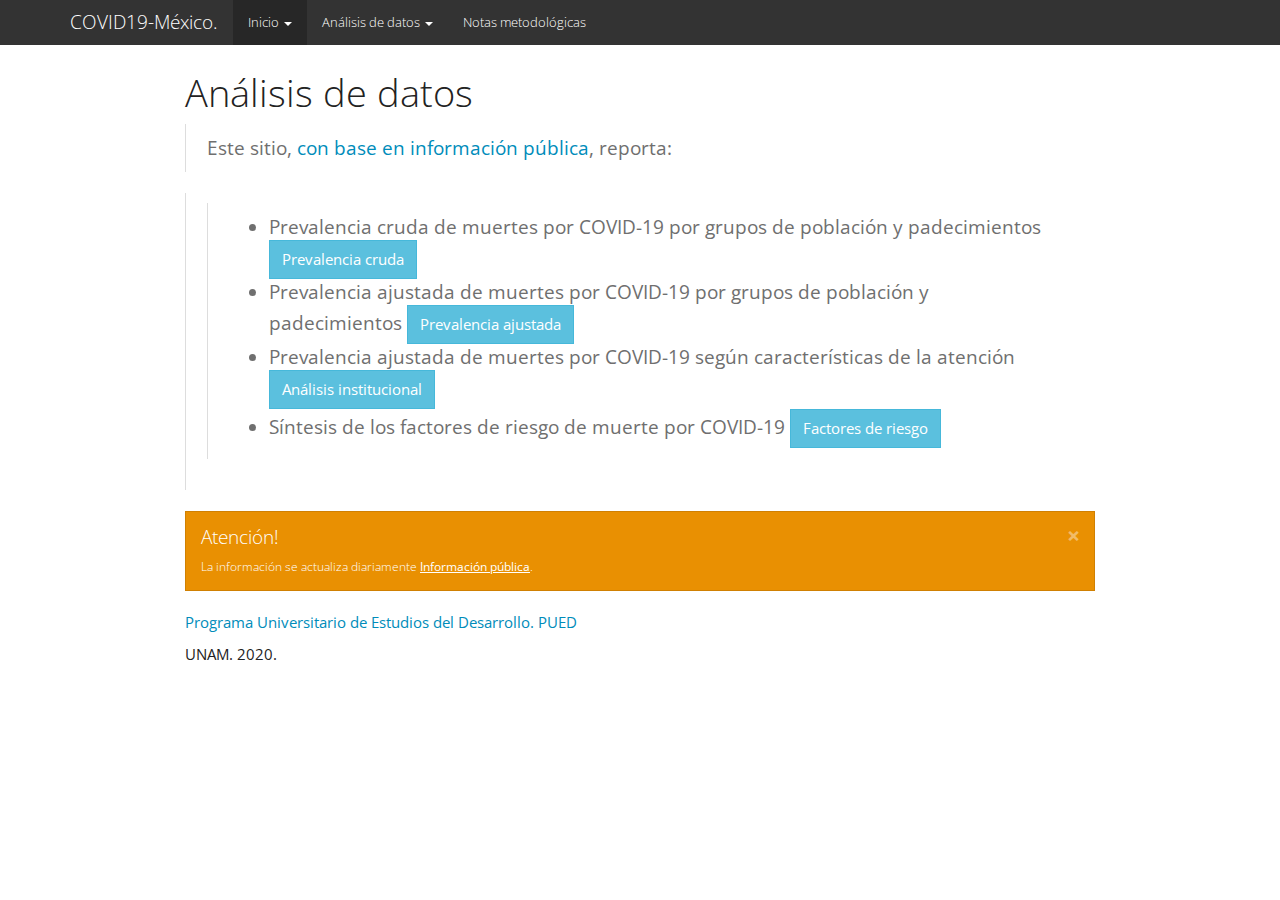
<file: Analisis.html>
<!DOCTYPE html>

<html>

<head>

<meta charset="utf-8" />
<meta name="generator" content="pandoc" />
<meta http-equiv="X-UA-Compatible" content="IE=EDGE" />




<title>Análisis de datos</title>

<script src="site_libs/jquery-1.11.3/jquery.min.js"></script>
<meta name="viewport" content="width=device-width, initial-scale=1" />
<link href="site_libs/bootstrap-3.3.5/css/cosmo.min.css" rel="stylesheet" />
<script src="site_libs/bootstrap-3.3.5/js/bootstrap.min.js"></script>
<script src="site_libs/bootstrap-3.3.5/shim/html5shiv.min.js"></script>
<script src="site_libs/bootstrap-3.3.5/shim/respond.min.js"></script>
<script src="site_libs/navigation-1.1/tabsets.js"></script>
<link href="site_libs/highlightjs-9.12.0/textmate.css" rel="stylesheet" />
<script src="site_libs/highlightjs-9.12.0/highlight.js"></script>

<style type="text/css">code{white-space: pre;}</style>
<style type="text/css">
  pre:not([class]) {
    background-color: white;
  }
</style>
<script type="text/javascript">
if (window.hljs) {
  hljs.configure({languages: []});
  hljs.initHighlightingOnLoad();
  if (document.readyState && document.readyState === "complete") {
    window.setTimeout(function() { hljs.initHighlighting(); }, 0);
  }
}
</script>



<style type="text/css">
h1 {
  font-size: 34px;
}
h1.title {
  font-size: 38px;
}
h2 {
  font-size: 30px;
}
h3 {
  font-size: 24px;
}
h4 {
  font-size: 18px;
}
h5 {
  font-size: 16px;
}
h6 {
  font-size: 12px;
}
.table th:not([align]) {
  text-align: left;
}
</style>

<link rel="stylesheet" href="flatly.css" type="text/css" />



<style type = "text/css">
.main-container {
  max-width: 940px;
  margin-left: auto;
  margin-right: auto;
}
code {
  color: inherit;
  background-color: rgba(0, 0, 0, 0.04);
}
img {
  max-width:100%;
}
.tabbed-pane {
  padding-top: 12px;
}
.html-widget {
  margin-bottom: 20px;
}
button.code-folding-btn:focus {
  outline: none;
}
summary {
  display: list-item;
}
</style>


<style type="text/css">
/* padding for bootstrap navbar */
body {
  padding-top: 51px;
  padding-bottom: 40px;
}
/* offset scroll position for anchor links (for fixed navbar)  */
.section h1 {
  padding-top: 56px;
  margin-top: -56px;
}
.section h2 {
  padding-top: 56px;
  margin-top: -56px;
}
.section h3 {
  padding-top: 56px;
  margin-top: -56px;
}
.section h4 {
  padding-top: 56px;
  margin-top: -56px;
}
.section h5 {
  padding-top: 56px;
  margin-top: -56px;
}
.section h6 {
  padding-top: 56px;
  margin-top: -56px;
}
.dropdown-submenu {
  position: relative;
}
.dropdown-submenu>.dropdown-menu {
  top: 0;
  left: 100%;
  margin-top: -6px;
  margin-left: -1px;
  border-radius: 0 6px 6px 6px;
}
.dropdown-submenu:hover>.dropdown-menu {
  display: block;
}
.dropdown-submenu>a:after {
  display: block;
  content: " ";
  float: right;
  width: 0;
  height: 0;
  border-color: transparent;
  border-style: solid;
  border-width: 5px 0 5px 5px;
  border-left-color: #cccccc;
  margin-top: 5px;
  margin-right: -10px;
}
.dropdown-submenu:hover>a:after {
  border-left-color: #ffffff;
}
.dropdown-submenu.pull-left {
  float: none;
}
.dropdown-submenu.pull-left>.dropdown-menu {
  left: -100%;
  margin-left: 10px;
  border-radius: 6px 0 6px 6px;
}
</style>

<script>
// manage active state of menu based on current page
$(document).ready(function () {
  // active menu anchor
  href = window.location.pathname
  href = href.substr(href.lastIndexOf('/') + 1)
  if (href === "")
    href = "index.html";
  var menuAnchor = $('a[href="' + href + '"]');

  // mark it active
  menuAnchor.parent().addClass('active');

  // if it's got a parent navbar menu mark it active as well
  menuAnchor.closest('li.dropdown').addClass('active');
});
</script>

<!-- tabsets -->

<style type="text/css">
.tabset-dropdown > .nav-tabs {
  display: inline-table;
  max-height: 500px;
  min-height: 44px;
  overflow-y: auto;
  background: white;
  border: 1px solid #ddd;
  border-radius: 4px;
}

.tabset-dropdown > .nav-tabs > li.active:before {
  content: "";
  font-family: 'Glyphicons Halflings';
  display: inline-block;
  padding: 10px;
  border-right: 1px solid #ddd;
}

.tabset-dropdown > .nav-tabs.nav-tabs-open > li.active:before {
  content: "&#xe258;";
  border: none;
}

.tabset-dropdown > .nav-tabs.nav-tabs-open:before {
  content: "";
  font-family: 'Glyphicons Halflings';
  display: inline-block;
  padding: 10px;
  border-right: 1px solid #ddd;
}

.tabset-dropdown > .nav-tabs > li.active {
  display: block;
}

.tabset-dropdown > .nav-tabs > li > a,
.tabset-dropdown > .nav-tabs > li > a:focus,
.tabset-dropdown > .nav-tabs > li > a:hover {
  border: none;
  display: inline-block;
  border-radius: 4px;
  background-color: transparent;
}

.tabset-dropdown > .nav-tabs.nav-tabs-open > li {
  display: block;
  float: none;
}

.tabset-dropdown > .nav-tabs > li {
  display: none;
}
</style>

<!-- code folding -->




</head>

<body>


<div class="container-fluid main-container">




<div class="navbar navbar-default  navbar-fixed-top" role="navigation">
  <div class="container">
    <div class="navbar-header">
      <button type="button" class="navbar-toggle collapsed" data-toggle="collapse" data-target="#navbar">
        <span class="icon-bar"></span>
        <span class="icon-bar"></span>
        <span class="icon-bar"></span>
      </button>
      <a class="navbar-brand" href="index.html">COVID19-México.</a>
    </div>
    <div id="navbar" class="navbar-collapse collapse">
      <ul class="nav navbar-nav">
        <li class="dropdown">
  <a href="#" class="dropdown-toggle" data-toggle="dropdown" role="button" aria-expanded="false">
    Inicio
     
    <span class="caret"></span>
  </a>
  <ul class="dropdown-menu" role="menu">
    <li>
      <a href="Analisis.html">Análisis de datos</a>
    </li>
    <li>
      <a href="Notas.html">Notas metodológicas</a>
    </li>
  </ul>
</li>
<li class="dropdown">
  <a href="#" class="dropdown-toggle" data-toggle="dropdown" role="button" aria-expanded="false">
    Análisis de datos
     
    <span class="caret"></span>
  </a>
  <ul class="dropdown-menu" role="menu">
    <li>
      <a href="COVID19_ws1.html">Prevalencia cruda</a>
    </li>
    <li>
      <a href="COVID19_ws2.html">Prevalencia ajustada</a>
    </li>
    <li>
      <a href="COVID19_ws3.html">Análisis institucional</a>
    </li>
    <li>
      <a href="resumen.html">Resumen factores riesgo</a>
    </li>
    <li class="divider"></li>
    <li>
      <a href="MatchingModel.html">Anexo: Análisis de robustez (Comorbilidad)</a>
    </li>
    <li>
      <a href="Survival.html">Anexo: Análisis de supervivencia (Edad)</a>
    </li>
  </ul>
</li>
<li>
  <a href="Notas.html">Notas metodológicas</a>
</li>
      </ul>
      <ul class="nav navbar-nav navbar-right">
        
      </ul>
    </div><!--/.nav-collapse -->
  </div><!--/.container -->
</div><!--/.navbar -->

<div class="fluid-row" id="header">



<h1 class="title toc-ignore">Análisis de datos</h1>

</div>


<blockquote>
<p>Este sitio, <a href="https://datos.gob.mx/busca/dataset/informacion-referente-a-casos-covid-19-en-mexico " target="_blank">con base en información pública</a>, reporta:</p>
</blockquote>
<blockquote>
<blockquote>
<ul>
<li>Prevalencia cruda de muertes por COVID-19 por grupos de población y padecimientos <a href="https://hectornajera83.github.io/COVID19Mexico/COVID19_ws1.html" class="btn btn-info">Prevalencia cruda</a></li>
<li>Prevalencia ajustada de muertes por COVID-19 por grupos de población y padecimientos <a href="https://hectornajera83.github.io/COVID19Mexico/COVID19_ws2.html" class="btn btn-info">Prevalencia ajustada</a></li>
<li>Prevalencia ajustada de muertes por COVID-19 según características de la atención <a href="https://hectornajera83.github.io/COVID19Mexico/COVID19_ws3.html" class="btn btn-info">Análisis institucional</a></li>
<li>Síntesis de los factores de riesgo de muerte por COVID-19 <a href="https://hectornajera83.github.io/COVID19Mexico/resumen.html" class="btn btn-info">Factores de riesgo</a></li>
</ul>
</blockquote>
</blockquote>
<div class="alert alert-dismissible alert-warning">
<button type="button" class="close" data-dismiss="alert">×</button>
<h4>
Atención!
</h4>
<p>
La información se actualiza diariamente <a href="https://datos.gob.mx/busca/dataset/informacion-referente-a-casos-covid-19-en-mexico " class="alert-link">Información pública</a>.
</p>
</div>

<p><a href="http://www.pued.unam.mx/" target="_blank">Programa Universitario de Estudios del Desarrollo. PUED</a> </p> UNAM. 2020.



</div>

<script>

// add bootstrap table styles to pandoc tables
function bootstrapStylePandocTables() {
  $('tr.header').parent('thead').parent('table').addClass('table table-condensed');
}
$(document).ready(function () {
  bootstrapStylePandocTables();
});


</script>

<!-- tabsets -->

<script>
$(document).ready(function () {
  window.buildTabsets("TOC");
});

$(document).ready(function () {
  $('.tabset-dropdown > .nav-tabs > li').click(function () {
    $(this).parent().toggleClass('nav-tabs-open')
  });
});
</script>

<!-- code folding -->


<!-- dynamically load mathjax for compatibility with self-contained -->
<script>
  (function () {
    var script = document.createElement("script");
    script.type = "text/javascript";
    script.src  = "https://mathjax.rstudio.com/latest/MathJax.js?config=TeX-AMS-MML_HTMLorMML";
    document.getElementsByTagName("head")[0].appendChild(script);
  })();
</script>

</body>
</html>
</file>
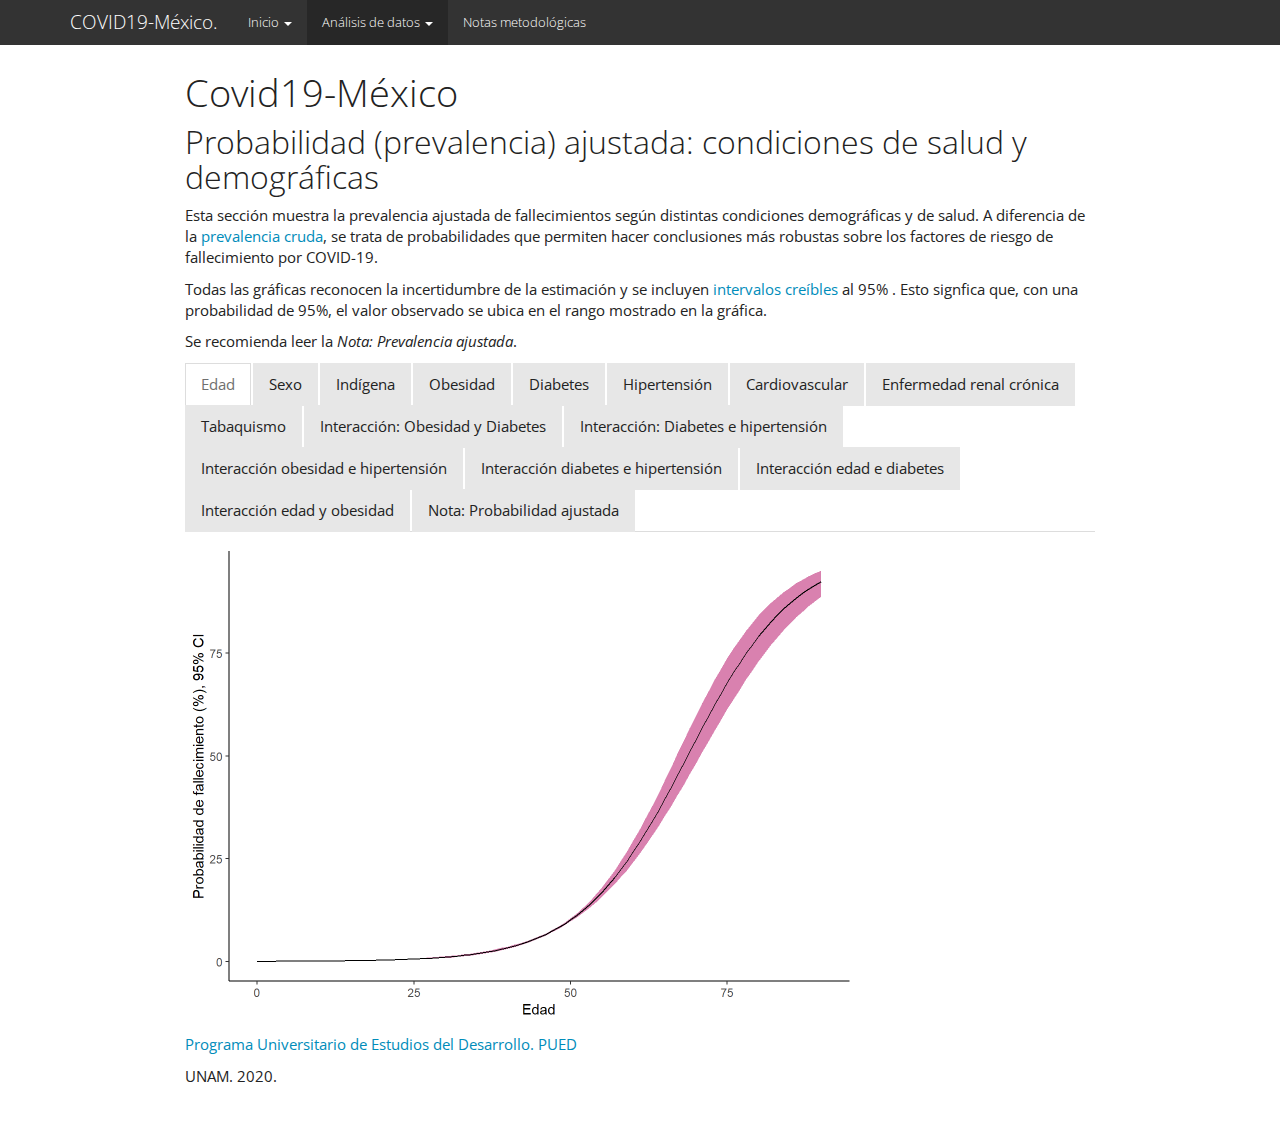
<file: COVID19_ws2.html>
<!DOCTYPE html>

<html>

<head>

<meta charset="utf-8" />
<meta name="generator" content="pandoc" />
<meta http-equiv="X-UA-Compatible" content="IE=EDGE" />




<title>Covid19-México</title>

<script src="site_libs/jquery-1.11.3/jquery.min.js"></script>
<meta name="viewport" content="width=device-width, initial-scale=1" />
<link href="site_libs/bootstrap-3.3.5/css/cosmo.min.css" rel="stylesheet" />
<script src="site_libs/bootstrap-3.3.5/js/bootstrap.min.js"></script>
<script src="site_libs/bootstrap-3.3.5/shim/html5shiv.min.js"></script>
<script src="site_libs/bootstrap-3.3.5/shim/respond.min.js"></script>
<script src="site_libs/navigation-1.1/tabsets.js"></script>
<link href="site_libs/highlightjs-9.12.0/textmate.css" rel="stylesheet" />
<script src="site_libs/highlightjs-9.12.0/highlight.js"></script>

<style type="text/css">code{white-space: pre;}</style>
<style type="text/css">
  pre:not([class]) {
    background-color: white;
  }
</style>
<script type="text/javascript">
if (window.hljs) {
  hljs.configure({languages: []});
  hljs.initHighlightingOnLoad();
  if (document.readyState && document.readyState === "complete") {
    window.setTimeout(function() { hljs.initHighlighting(); }, 0);
  }
}
</script>



<style type="text/css">
h1 {
  font-size: 34px;
}
h1.title {
  font-size: 38px;
}
h2 {
  font-size: 30px;
}
h3 {
  font-size: 24px;
}
h4 {
  font-size: 18px;
}
h5 {
  font-size: 16px;
}
h6 {
  font-size: 12px;
}
.table th:not([align]) {
  text-align: left;
}
</style>

<link rel="stylesheet" href="flatly.css" type="text/css" />



<style type = "text/css">
.main-container {
  max-width: 940px;
  margin-left: auto;
  margin-right: auto;
}
code {
  color: inherit;
  background-color: rgba(0, 0, 0, 0.04);
}
img {
  max-width:100%;
}
.tabbed-pane {
  padding-top: 12px;
}
.html-widget {
  margin-bottom: 20px;
}
button.code-folding-btn:focus {
  outline: none;
}
summary {
  display: list-item;
}
</style>


<style type="text/css">
/* padding for bootstrap navbar */
body {
  padding-top: 51px;
  padding-bottom: 40px;
}
/* offset scroll position for anchor links (for fixed navbar)  */
.section h1 {
  padding-top: 56px;
  margin-top: -56px;
}
.section h2 {
  padding-top: 56px;
  margin-top: -56px;
}
.section h3 {
  padding-top: 56px;
  margin-top: -56px;
}
.section h4 {
  padding-top: 56px;
  margin-top: -56px;
}
.section h5 {
  padding-top: 56px;
  margin-top: -56px;
}
.section h6 {
  padding-top: 56px;
  margin-top: -56px;
}
.dropdown-submenu {
  position: relative;
}
.dropdown-submenu>.dropdown-menu {
  top: 0;
  left: 100%;
  margin-top: -6px;
  margin-left: -1px;
  border-radius: 0 6px 6px 6px;
}
.dropdown-submenu:hover>.dropdown-menu {
  display: block;
}
.dropdown-submenu>a:after {
  display: block;
  content: " ";
  float: right;
  width: 0;
  height: 0;
  border-color: transparent;
  border-style: solid;
  border-width: 5px 0 5px 5px;
  border-left-color: #cccccc;
  margin-top: 5px;
  margin-right: -10px;
}
.dropdown-submenu:hover>a:after {
  border-left-color: #ffffff;
}
.dropdown-submenu.pull-left {
  float: none;
}
.dropdown-submenu.pull-left>.dropdown-menu {
  left: -100%;
  margin-left: 10px;
  border-radius: 6px 0 6px 6px;
}
</style>

<script>
// manage active state of menu based on current page
$(document).ready(function () {
  // active menu anchor
  href = window.location.pathname
  href = href.substr(href.lastIndexOf('/') + 1)
  if (href === "")
    href = "index.html";
  var menuAnchor = $('a[href="' + href + '"]');

  // mark it active
  menuAnchor.parent().addClass('active');

  // if it's got a parent navbar menu mark it active as well
  menuAnchor.closest('li.dropdown').addClass('active');
});
</script>

<!-- tabsets -->

<style type="text/css">
.tabset-dropdown > .nav-tabs {
  display: inline-table;
  max-height: 500px;
  min-height: 44px;
  overflow-y: auto;
  background: white;
  border: 1px solid #ddd;
  border-radius: 4px;
}

.tabset-dropdown > .nav-tabs > li.active:before {
  content: "";
  font-family: 'Glyphicons Halflings';
  display: inline-block;
  padding: 10px;
  border-right: 1px solid #ddd;
}

.tabset-dropdown > .nav-tabs.nav-tabs-open > li.active:before {
  content: "&#xe258;";
  border: none;
}

.tabset-dropdown > .nav-tabs.nav-tabs-open:before {
  content: "";
  font-family: 'Glyphicons Halflings';
  display: inline-block;
  padding: 10px;
  border-right: 1px solid #ddd;
}

.tabset-dropdown > .nav-tabs > li.active {
  display: block;
}

.tabset-dropdown > .nav-tabs > li > a,
.tabset-dropdown > .nav-tabs > li > a:focus,
.tabset-dropdown > .nav-tabs > li > a:hover {
  border: none;
  display: inline-block;
  border-radius: 4px;
  background-color: transparent;
}

.tabset-dropdown > .nav-tabs.nav-tabs-open > li {
  display: block;
  float: none;
}

.tabset-dropdown > .nav-tabs > li {
  display: none;
}
</style>

<!-- code folding -->




</head>

<body>


<div class="container-fluid main-container">




<div class="navbar navbar-default  navbar-fixed-top" role="navigation">
  <div class="container">
    <div class="navbar-header">
      <button type="button" class="navbar-toggle collapsed" data-toggle="collapse" data-target="#navbar">
        <span class="icon-bar"></span>
        <span class="icon-bar"></span>
        <span class="icon-bar"></span>
      </button>
      <a class="navbar-brand" href="index.html">COVID19-México.</a>
    </div>
    <div id="navbar" class="navbar-collapse collapse">
      <ul class="nav navbar-nav">
        <li class="dropdown">
  <a href="#" class="dropdown-toggle" data-toggle="dropdown" role="button" aria-expanded="false">
    Inicio
     
    <span class="caret"></span>
  </a>
  <ul class="dropdown-menu" role="menu">
    <li>
      <a href="Analisis.html">Análisis de datos</a>
    </li>
    <li>
      <a href="Notas.html">Notas metodológicas</a>
    </li>
  </ul>
</li>
<li class="dropdown">
  <a href="#" class="dropdown-toggle" data-toggle="dropdown" role="button" aria-expanded="false">
    Análisis de datos
     
    <span class="caret"></span>
  </a>
  <ul class="dropdown-menu" role="menu">
    <li>
      <a href="COVID19_ws1.html">Prevalencia cruda</a>
    </li>
    <li>
      <a href="COVID19_ws2.html">Prevalencia ajustada</a>
    </li>
    <li>
      <a href="COVID19_ws3.html">Análisis institucional</a>
    </li>
    <li>
      <a href="resumen.html">Resumen factores riesgo</a>
    </li>
    <li class="divider"></li>
    <li>
      <a href="MatchingModel.html">Anexo: Análisis de robustez (Comorbilidad)</a>
    </li>
    <li>
      <a href="Survival.html">Anexo: Análisis de supervivencia (Edad)</a>
    </li>
  </ul>
</li>
<li>
  <a href="Notas.html">Notas metodológicas</a>
</li>
      </ul>
      <ul class="nav navbar-nav navbar-right">
        
      </ul>
    </div><!--/.nav-collapse -->
  </div><!--/.container -->
</div><!--/.navbar -->

<div class="fluid-row" id="header">



<h1 class="title toc-ignore">Covid19-México</h1>

</div>


<div id="probabilidad-prevalencia-ajustada-condiciones-de-salud-y-demográficas" class="section level2 tabset">
<h2>Probabilidad (prevalencia) ajustada: condiciones de salud y demográficas</h2>
<p>Esta sección muestra la prevalencia ajustada de fallecimientos según distintas condiciones demográficas y de salud. A diferencia de la <a href="https://hectornajera83.github.io/COVID19Mexico/COVID19_ws1.html"> prevalencia cruda</a>, se trata de probabilidades que permiten hacer conclusiones más robustas sobre los factores de riesgo de fallecimiento por COVID-19.</p>
<p>Todas las gráficas reconocen la incertidumbre de la estimación y se incluyen <a href="https://en.wikipedia.org/wiki/Credible_interval" target="_blank">intervalos creíbles</a> al 95% . Esto signfica que, con una probabilidad de 95%, el valor observado se ubica en el rango mostrado en la gráfica.</p>
<p>Se recomienda leer la <em>Nota: Prevalencia ajustada</em>.</p>
<div id="edad" class="section level3">
<h3>Edad</h3>
<p><img src="COVID19_ws2_files/figure-html/unnamed-chunk-5-1.png" width="672" /></p>
</div>
<div id="sexo" class="section level3">
<h3>Sexo</h3>
<p><img src="COVID19_ws2_files/figure-html/unnamed-chunk-6-1.png" width="672" /></p>
</div>
<div id="indígena" class="section level3">
<h3>Indígena</h3>
<p><img src="COVID19_ws2_files/figure-html/unnamed-chunk-7-1.png" width="672" /></p>
</div>
<div id="obesidad" class="section level3">
<h3>Obesidad</h3>
<p><img src="COVID19_ws2_files/figure-html/unnamed-chunk-8-1.png" width="672" /></p>
</div>
<div id="diabetes" class="section level3">
<h3>Diabetes</h3>
<p><img src="COVID19_ws2_files/figure-html/unnamed-chunk-9-1.png" width="672" /></p>
</div>
<div id="hipertensión" class="section level3">
<h3>Hipertensión</h3>
<p><img src="COVID19_ws2_files/figure-html/unnamed-chunk-10-1.png" width="672" /></p>
</div>
<div id="cardiovascular" class="section level3">
<h3>Cardiovascular</h3>
<p><img src="COVID19_ws2_files/figure-html/unnamed-chunk-11-1.png" width="672" /></p>
</div>
<div id="enfermedad-renal-crónica" class="section level3">
<h3>Enfermedad renal crónica</h3>
<p><img src="COVID19_ws2_files/figure-html/unnamed-chunk-12-1.png" width="672" /></p>
</div>
<div id="tabaquismo" class="section level3">
<h3>Tabaquismo</h3>
<p><img src="COVID19_ws2_files/figure-html/unnamed-chunk-13-1.png" width="672" /></p>
</div>
<div id="interacción-obesidad-y-diabetes" class="section level3">
<h3>Interacción: Obesidad y Diabetes</h3>
<p><img src="COVID19_ws2_files/figure-html/unnamed-chunk-14-1.png" width="672" /></p>
</div>
<div id="interacción-diabetes-e-hipertensión" class="section level3">
<h3>Interacción: Diabetes e hipertensión</h3>
<p><img src="COVID19_ws2_files/figure-html/unnamed-chunk-15-1.png" width="672" /></p>
</div>
<div id="interacción-obesidad-e-hipertensión" class="section level3">
<h3>Interacción obesidad e hipertensión</h3>
<p><img src="COVID19_ws2_files/figure-html/unnamed-chunk-16-1.png" width="672" /></p>
</div>
<div id="interacción-diabetes-e-hipertensión-1" class="section level3">
<h3>Interacción diabetes e hipertensión</h3>
<p><img src="COVID19_ws2_files/figure-html/unnamed-chunk-17-1.png" width="672" /></p>
</div>
<div id="interacción-edad-e-diabetes" class="section level3">
<h3>Interacción edad e diabetes</h3>
<p><img src="COVID19_ws2_files/figure-html/unnamed-chunk-18-1.png" width="672" /></p>
</div>
<div id="interacción-edad-y-obesidad" class="section level3">
<h3>Interacción edad y obesidad</h3>
<p><img src="COVID19_ws2_files/figure-html/unnamed-chunk-19-1.png" width="672" /></p>
</div>
<div id="nota-probabilidad-ajustada" class="section level3">
<h3>Nota: Probabilidad ajustada</h3>
<div id="significado-e-interpretación" class="section level4">
<h4>Significado e interpretación</h4>
<p>La probabilidad ajustada es la proporción de fallecimientos atribuibles a cierta característica (por ejemplo, hipertensión) después de controlar por ciertos factores en un modelo estadístico. En el caso más simple, el control se hace a los valores promedio de los otros factores. En los casos más complicados el ajuste se hace a valores específicos. Por ejemplo, la probabilidad de fallecimiento para gente con obesidad para la población hipertensa, con diabetes, etc.</p>
<p>Estos datos se interpretan de la siguiente manera. Considere a dos grupos de personas, uno con y otro sin diabetes, con probabilidades ajustadas de 25% y 15%, respectivamente. Esto significa que -en promedio- el efecto de diabetes sobre la probabilidad de fallecimiento es de 10%. En otras palabras, las personas con diabetes tienen 10% más riesgo de morir que las que no tienen diabetes.</p>
</div>
<div id="significado-de-riesgo-medio-y-alto" class="section level4">
<h4><strong>Significado de riesgo medio y alto</strong></h4>
<p>Riesgo medio: Es la probabilidad de fallecimiento atribuible para la característica en cuestión -e.g. diabetes- considerando las otras características a sus valores promedio. Es decir, es la probabilidad de fallecimiento para diabéticos y no diabéticos con valores promedio de edad, padecimientos, lugar de residencia, hospital de atención, etc. Es decir, el riesgo medio trata de aproximar la probabilidad de morir para una persona adulta “normal o típica”.</p>
<p>Riesgo alto: Es la probabilidad de fallecimiento atribuible para la característica -e.g. diabetes- considerando que sus otras características -principalmente de salud- son de riesgo. Es decir, es la probabilidad de fallecimiento para diabéticos y no diabéticos que además tienen alto riesgo de enfermedad cardiovascular, renal crónica, obesidad, etc. No se trata, de la población típica en México.</p>
</div>
<div id="método-para-cálculo-de-probabilidades" class="section level4">
<h4><strong>Método para cálculo de probabilidades</strong></h4>
<p>Las probabilidades se obtienen en dos pasos:</p>
<ul>
<li>Estimación de modelo bayesiano de regresión binaria. Para la estimación se usaron los siguientes programas:</li>
</ul>
<p>Rstan:</p>
<p>Stan Development Team (2018). RStan: the R interface to Stan. R package version 2.18.2. <a href="http://mc-stan.org/" class="uri">http://mc-stan.org/</a></p>
<p>El paquete <code>brms()</code> de R:</p>
<p>Paul-Christian Bürkner (2017). brms: An R Package for Bayesian Multilevel Models Using Stan. Journal of Statistical Software, 80(1), 1-28. <a href="doi:10.18637/jss.v080.i01" class="uri">doi:10.18637/jss.v080.i01</a></p>
<ul>
<li>Estimación de probabilidades a partir de los resultados del modelo.</li>
</ul>
<p>Los paquetes <code>ggpredict()</code> de R. Con auxilio de <code>ggplot2()</code>.</p>
<p>Lüdecke D (2018). “ggeffects: Tidy Data Frames of Marginal Effects from Regression Models.” <em>Journal of Open Source Software</em>, <em>3</em>(26), 772. doi: 10.21105/joss.00772 (URL: <a href="http://doi.org/10.21105/joss.00772" class="uri">http://doi.org/10.21105/joss.00772</a>).</p>
<p>H. Wickham. ggplot2: Elegant Graphics for Data Analysis. Springer-Verlag New York, 2016.</p>
<ul>
<li>Datos</li>
</ul>
<p>Los datos se actualizan diariamente con información oficial de: <a href="https://datos.gob.mx/busca/dataset/informacion-referente-a-casos-covid-19-en-mexico" class="uri">https://datos.gob.mx/busca/dataset/informacion-referente-a-casos-covid-19-en-mexico</a></p>
</div>
</div>
</div>

<p><a href="http://www.pued.unam.mx/" target="_blank">Programa Universitario de Estudios del Desarrollo. PUED</a> </p> UNAM. 2020.



</div>

<script>

// add bootstrap table styles to pandoc tables
function bootstrapStylePandocTables() {
  $('tr.header').parent('thead').parent('table').addClass('table table-condensed');
}
$(document).ready(function () {
  bootstrapStylePandocTables();
});


</script>

<!-- tabsets -->

<script>
$(document).ready(function () {
  window.buildTabsets("TOC");
});

$(document).ready(function () {
  $('.tabset-dropdown > .nav-tabs > li').click(function () {
    $(this).parent().toggleClass('nav-tabs-open')
  });
});
</script>

<!-- code folding -->


<!-- dynamically load mathjax for compatibility with self-contained -->
<script>
  (function () {
    var script = document.createElement("script");
    script.type = "text/javascript";
    script.src  = "https://mathjax.rstudio.com/latest/MathJax.js?config=TeX-AMS-MML_HTMLorMML";
    document.getElementsByTagName("head")[0].appendChild(script);
  })();
</script>

</body>
</html>
</file>
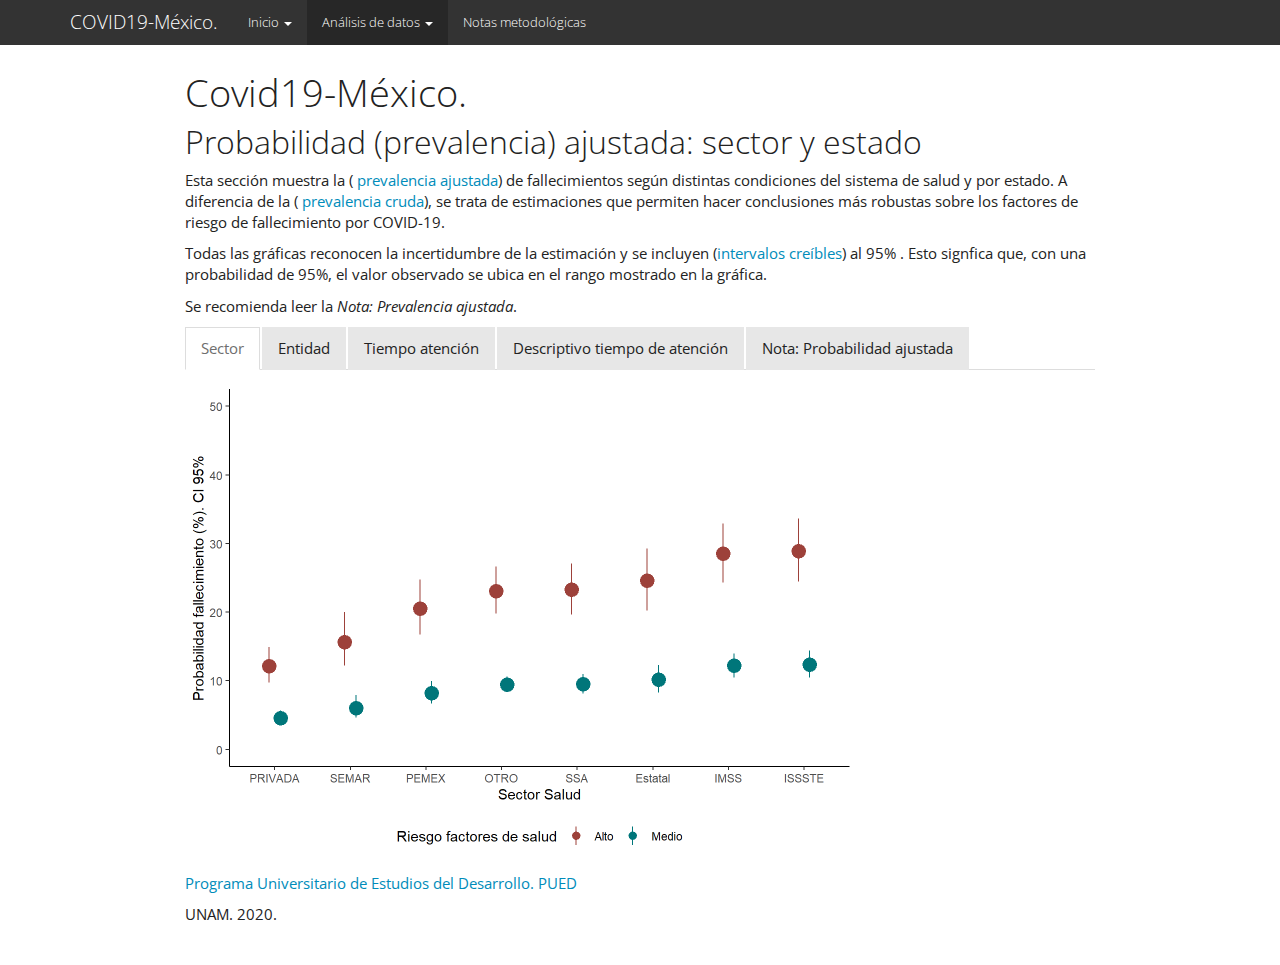
<file: COVID19_ws3.html>
<!DOCTYPE html>

<html>

<head>

<meta charset="utf-8" />
<meta name="generator" content="pandoc" />
<meta http-equiv="X-UA-Compatible" content="IE=EDGE" />




<title>Covid19-México.</title>

<script src="site_libs/jquery-1.11.3/jquery.min.js"></script>
<meta name="viewport" content="width=device-width, initial-scale=1" />
<link href="site_libs/bootstrap-3.3.5/css/cosmo.min.css" rel="stylesheet" />
<script src="site_libs/bootstrap-3.3.5/js/bootstrap.min.js"></script>
<script src="site_libs/bootstrap-3.3.5/shim/html5shiv.min.js"></script>
<script src="site_libs/bootstrap-3.3.5/shim/respond.min.js"></script>
<script src="site_libs/navigation-1.1/tabsets.js"></script>
<link href="site_libs/highlightjs-9.12.0/textmate.css" rel="stylesheet" />
<script src="site_libs/highlightjs-9.12.0/highlight.js"></script>

<style type="text/css">code{white-space: pre;}</style>
<style type="text/css">
  pre:not([class]) {
    background-color: white;
  }
</style>
<script type="text/javascript">
if (window.hljs) {
  hljs.configure({languages: []});
  hljs.initHighlightingOnLoad();
  if (document.readyState && document.readyState === "complete") {
    window.setTimeout(function() { hljs.initHighlighting(); }, 0);
  }
}
</script>



<style type="text/css">
h1 {
  font-size: 34px;
}
h1.title {
  font-size: 38px;
}
h2 {
  font-size: 30px;
}
h3 {
  font-size: 24px;
}
h4 {
  font-size: 18px;
}
h5 {
  font-size: 16px;
}
h6 {
  font-size: 12px;
}
.table th:not([align]) {
  text-align: left;
}
</style>

<link rel="stylesheet" href="flatly.css" type="text/css" />



<style type = "text/css">
.main-container {
  max-width: 940px;
  margin-left: auto;
  margin-right: auto;
}
code {
  color: inherit;
  background-color: rgba(0, 0, 0, 0.04);
}
img {
  max-width:100%;
}
.tabbed-pane {
  padding-top: 12px;
}
.html-widget {
  margin-bottom: 20px;
}
button.code-folding-btn:focus {
  outline: none;
}
summary {
  display: list-item;
}
</style>


<style type="text/css">
/* padding for bootstrap navbar */
body {
  padding-top: 51px;
  padding-bottom: 40px;
}
/* offset scroll position for anchor links (for fixed navbar)  */
.section h1 {
  padding-top: 56px;
  margin-top: -56px;
}
.section h2 {
  padding-top: 56px;
  margin-top: -56px;
}
.section h3 {
  padding-top: 56px;
  margin-top: -56px;
}
.section h4 {
  padding-top: 56px;
  margin-top: -56px;
}
.section h5 {
  padding-top: 56px;
  margin-top: -56px;
}
.section h6 {
  padding-top: 56px;
  margin-top: -56px;
}
.dropdown-submenu {
  position: relative;
}
.dropdown-submenu>.dropdown-menu {
  top: 0;
  left: 100%;
  margin-top: -6px;
  margin-left: -1px;
  border-radius: 0 6px 6px 6px;
}
.dropdown-submenu:hover>.dropdown-menu {
  display: block;
}
.dropdown-submenu>a:after {
  display: block;
  content: " ";
  float: right;
  width: 0;
  height: 0;
  border-color: transparent;
  border-style: solid;
  border-width: 5px 0 5px 5px;
  border-left-color: #cccccc;
  margin-top: 5px;
  margin-right: -10px;
}
.dropdown-submenu:hover>a:after {
  border-left-color: #ffffff;
}
.dropdown-submenu.pull-left {
  float: none;
}
.dropdown-submenu.pull-left>.dropdown-menu {
  left: -100%;
  margin-left: 10px;
  border-radius: 6px 0 6px 6px;
}
</style>

<script>
// manage active state of menu based on current page
$(document).ready(function () {
  // active menu anchor
  href = window.location.pathname
  href = href.substr(href.lastIndexOf('/') + 1)
  if (href === "")
    href = "index.html";
  var menuAnchor = $('a[href="' + href + '"]');

  // mark it active
  menuAnchor.parent().addClass('active');

  // if it's got a parent navbar menu mark it active as well
  menuAnchor.closest('li.dropdown').addClass('active');
});
</script>

<!-- tabsets -->

<style type="text/css">
.tabset-dropdown > .nav-tabs {
  display: inline-table;
  max-height: 500px;
  min-height: 44px;
  overflow-y: auto;
  background: white;
  border: 1px solid #ddd;
  border-radius: 4px;
}

.tabset-dropdown > .nav-tabs > li.active:before {
  content: "";
  font-family: 'Glyphicons Halflings';
  display: inline-block;
  padding: 10px;
  border-right: 1px solid #ddd;
}

.tabset-dropdown > .nav-tabs.nav-tabs-open > li.active:before {
  content: "&#xe258;";
  border: none;
}

.tabset-dropdown > .nav-tabs.nav-tabs-open:before {
  content: "";
  font-family: 'Glyphicons Halflings';
  display: inline-block;
  padding: 10px;
  border-right: 1px solid #ddd;
}

.tabset-dropdown > .nav-tabs > li.active {
  display: block;
}

.tabset-dropdown > .nav-tabs > li > a,
.tabset-dropdown > .nav-tabs > li > a:focus,
.tabset-dropdown > .nav-tabs > li > a:hover {
  border: none;
  display: inline-block;
  border-radius: 4px;
  background-color: transparent;
}

.tabset-dropdown > .nav-tabs.nav-tabs-open > li {
  display: block;
  float: none;
}

.tabset-dropdown > .nav-tabs > li {
  display: none;
}
</style>

<!-- code folding -->




</head>

<body>


<div class="container-fluid main-container">




<div class="navbar navbar-default  navbar-fixed-top" role="navigation">
  <div class="container">
    <div class="navbar-header">
      <button type="button" class="navbar-toggle collapsed" data-toggle="collapse" data-target="#navbar">
        <span class="icon-bar"></span>
        <span class="icon-bar"></span>
        <span class="icon-bar"></span>
      </button>
      <a class="navbar-brand" href="index.html">COVID19-México.</a>
    </div>
    <div id="navbar" class="navbar-collapse collapse">
      <ul class="nav navbar-nav">
        <li class="dropdown">
  <a href="#" class="dropdown-toggle" data-toggle="dropdown" role="button" aria-expanded="false">
    Inicio
     
    <span class="caret"></span>
  </a>
  <ul class="dropdown-menu" role="menu">
    <li>
      <a href="Analisis.html">Análisis de datos</a>
    </li>
    <li>
      <a href="Notas.html">Notas metodológicas</a>
    </li>
  </ul>
</li>
<li class="dropdown">
  <a href="#" class="dropdown-toggle" data-toggle="dropdown" role="button" aria-expanded="false">
    Análisis de datos
     
    <span class="caret"></span>
  </a>
  <ul class="dropdown-menu" role="menu">
    <li>
      <a href="COVID19_ws1.html">Prevalencia cruda</a>
    </li>
    <li>
      <a href="COVID19_ws2.html">Prevalencia ajustada</a>
    </li>
    <li>
      <a href="COVID19_ws3.html">Análisis institucional</a>
    </li>
    <li>
      <a href="resumen.html">Resumen factores riesgo</a>
    </li>
    <li class="divider"></li>
    <li>
      <a href="MatchingModel.html">Anexo: Análisis de robustez (Comorbilidad)</a>
    </li>
    <li>
      <a href="Survival.html">Anexo: Análisis de supervivencia (Edad)</a>
    </li>
  </ul>
</li>
<li>
  <a href="Notas.html">Notas metodológicas</a>
</li>
      </ul>
      <ul class="nav navbar-nav navbar-right">
        
      </ul>
    </div><!--/.nav-collapse -->
  </div><!--/.container -->
</div><!--/.navbar -->

<div class="fluid-row" id="header">



<h1 class="title toc-ignore">Covid19-México.</h1>

</div>


<div id="probabilidad-prevalencia-ajustada-sector-y-estado" class="section level2 tabset">
<h2>Probabilidad (prevalencia) ajustada: sector y estado</h2>
<p>Esta sección muestra la (<a href="https://hectornajera83.github.io/COVID19Mexico/Notas.html"> prevalencia ajustada</a>) de fallecimientos según distintas condiciones del sistema de salud y por estado. A diferencia de la (<a href="https://hectornajera83.github.io/COVID19Mexico/COVID19_ws1.html"> prevalencia cruda</a>), se trata de estimaciones que permiten hacer conclusiones más robustas sobre los factores de riesgo de fallecimiento por COVID-19.</p>
<p>Todas las gráficas reconocen la incertidumbre de la estimación y se incluyen (<a href="https://en.wikipedia.org/wiki/Credible_interval" target="_blank">intervalos creíbles</a>) al 95% . Esto signfica que, con una probabilidad de 95%, el valor observado se ubica en el rango mostrado en la gráfica.</p>
<p>Se recomienda leer la <em>Nota: Prevalencia ajustada</em>.</p>
<div id="sector" class="section level3">
<h3>Sector</h3>
<p><img src="COVID19_ws3_files/figure-html/unnamed-chunk-2-1.png" width="672" /></p>
</div>
<div id="entidad" class="section level3">
<h3>Entidad</h3>
<p><img src="COVID19_ws3_files/figure-html/unnamed-chunk-4-1.png" width="672" /></p>
</div>
<div id="tiempo-atención" class="section level3">
<h3>Tiempo atención</h3>
<p><img src="COVID19_ws3_files/figure-html/unnamed-chunk-5-1.png" width="672" /></p>
</div>
<div id="descriptivo-tiempo-de-atención" class="section level3">
<h3>Descriptivo tiempo de atención</h3>
<p><img src="COVID19_ws3_files/figure-html/unnamed-chunk-6-1.gif" /><!-- --></p>
</div>
<div id="nota-probabilidad-ajustada" class="section level3">
<h3>Nota: Probabilidad ajustada</h3>
<div id="significado-e-interpretación" class="section level4">
<h4>Significado e interpretación</h4>
<p>La probabilidad ajustada es la proporción de fallecimientos atribuibles a cierta característica (por ejemplo, obesidad) después de controlar por ciertos factores en un modelo estadístico. En el caso más simple, el control se hace a los valores promedio de los otros factores. En los casos más complicados el ajuste se hace a valores específicos. Por ejemplo, la probabilidad de Fallecimiento para gente con obesidad para la población hipertensa, con diabetes, etc.</p>
<p>Estos datos se interpretan de la siguiente manera. Considere a dos grupos de personas, uno con y otro sin diabetes, con probabilidades ajustadas de 25% y 15%, respectivamente. Esto significa que -en promedio- el efecto de diabetes sobre la probabilidad de Fallecimiento es de 10%. En otras palabras, las personas con diabetes tienen 10% más riesgo de morir que las que no tienen diabetes.</p>
</div>
<div id="significado-de-riesgo-medio-y-alto" class="section level4">
<h4><strong>Significado de riesgo medio y alto</strong></h4>
<p>Riesgo medio: Es la probabilidad de Fallecimiento atribuible para la característica en cuestión -e.g. diabetes- considerando las otras características a sus valores promedio. Es decir, es la probabilidad de fallecimiento para diabéticos y no diabéticos con valores promedio de edad, padecimientos, lugar de residencia, hospital de atención, etc. Es decir, el riesgo medio trata de aproximar la probabilidad de morir para una persona adulta “normal o típica”.</p>
<p>Riesgo alto: Es la probabilidad de fallecimiento atribuible para la característica -e.g. diabetes- considerando que sus otras características -principalmente de salud- son de riesgo. Es decir, es la probabilidad de fallecimiento para diabéticos y no diabéticos que además tienen alto riesgo de enfermedad cardiovascular, renal crónica, obesidad, etc. No se trata, de la población típica en México.</p>
</div>
<div id="método-para-cálculo-de-probabilidades" class="section level4">
<h4><strong>Método para cálculo de probabilidades</strong></h4>
<p>Las probabilidades se obtienen en dos pasos:</p>
<ul>
<li>Estimación de modelo bayesiano de regresión binaria. Para la estimación se usaron los siguientes programas:</li>
</ul>
<p>Rstan:</p>
<p>Stan Development Team (2018). RStan: the R interface to Stan. R package version 2.18.2. <a href="http://mc-stan.org/" class="uri">http://mc-stan.org/</a></p>
<p>El paquete <code>brms()</code> de R:</p>
<p>Paul-Christian Bürkner (2017). brms: An R Package for Bayesian Multilevel Models Using Stan. Journal of Statistical Software, 80(1), 1-28. <a href="doi:10.18637/jss.v080.i01" class="uri">doi:10.18637/jss.v080.i01</a></p>
<ul>
<li>Estimación de probabilidades a partir de los resultados del modelo.</li>
</ul>
<p>Los paquetes <code>ggpredict()</code> de R. Con auxilio de <code>ggplot2()</code>.</p>
<p>Lüdecke D (2018). “ggeffects: Tidy Data Frames of Marginal Effects from Regression Models.” <em>Journal of Open Source Software</em>, <em>3</em>(26), 772. doi: 10.21105/joss.00772 (URL: <a href="http://doi.org/10.21105/joss.00772" class="uri">http://doi.org/10.21105/joss.00772</a>).</p>
<p>H. Wickham. ggplot2: Elegant Graphics for Data Analysis. Springer-Verlag New York, 2016.</p>
<ul>
<li>Datos</li>
</ul>
<p>Los datos se actualizan diariamente con información oficial de: <a href="https://datos.gob.mx/busca/dataset/informacion-referente-a-casos-covid-19-en-mexico" class="uri">https://datos.gob.mx/busca/dataset/informacion-referente-a-casos-covid-19-en-mexico</a></p>
</div>
</div>
</div>

<p><a href="http://www.pued.unam.mx/" target="_blank">Programa Universitario de Estudios del Desarrollo. PUED</a> </p> UNAM. 2020.



</div>

<script>

// add bootstrap table styles to pandoc tables
function bootstrapStylePandocTables() {
  $('tr.header').parent('thead').parent('table').addClass('table table-condensed');
}
$(document).ready(function () {
  bootstrapStylePandocTables();
});


</script>

<!-- tabsets -->

<script>
$(document).ready(function () {
  window.buildTabsets("TOC");
});

$(document).ready(function () {
  $('.tabset-dropdown > .nav-tabs > li').click(function () {
    $(this).parent().toggleClass('nav-tabs-open')
  });
});
</script>

<!-- code folding -->


<!-- dynamically load mathjax for compatibility with self-contained -->
<script>
  (function () {
    var script = document.createElement("script");
    script.type = "text/javascript";
    script.src  = "https://mathjax.rstudio.com/latest/MathJax.js?config=TeX-AMS-MML_HTMLorMML";
    document.getElementsByTagName("head")[0].appendChild(script);
  })();
</script>

</body>
</html>
</file>
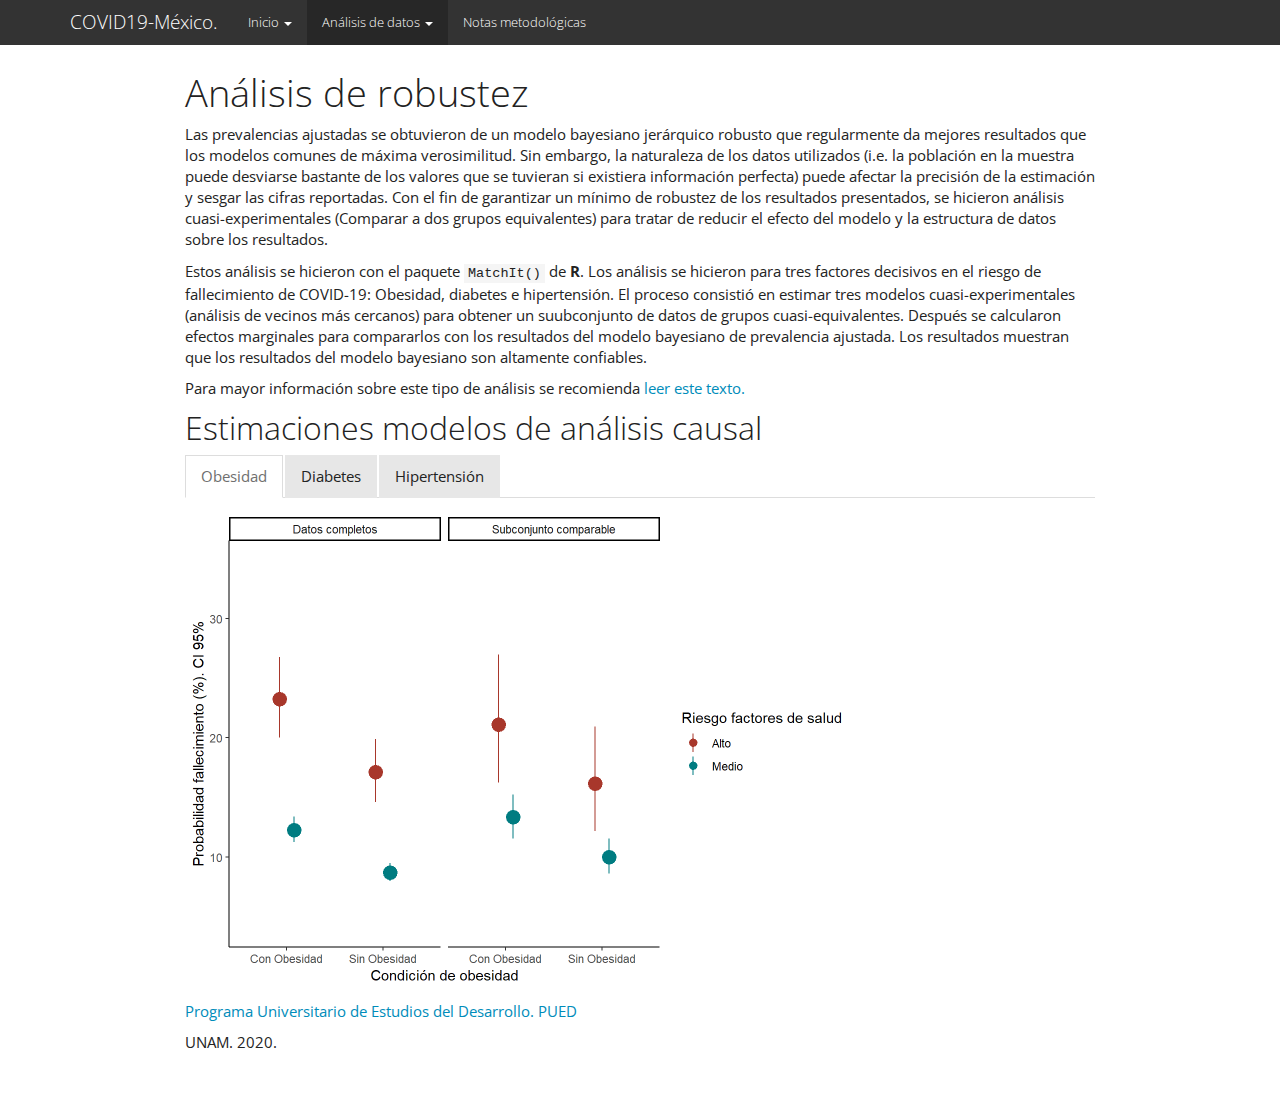
<file: MatchingModel.html>
<!DOCTYPE html>

<html>

<head>

<meta charset="utf-8" />
<meta name="generator" content="pandoc" />
<meta http-equiv="X-UA-Compatible" content="IE=EDGE" />




<title>Análisis de robustez</title>

<script src="site_libs/jquery-1.11.3/jquery.min.js"></script>
<meta name="viewport" content="width=device-width, initial-scale=1" />
<link href="site_libs/bootstrap-3.3.5/css/cosmo.min.css" rel="stylesheet" />
<script src="site_libs/bootstrap-3.3.5/js/bootstrap.min.js"></script>
<script src="site_libs/bootstrap-3.3.5/shim/html5shiv.min.js"></script>
<script src="site_libs/bootstrap-3.3.5/shim/respond.min.js"></script>
<script src="site_libs/navigation-1.1/tabsets.js"></script>
<link href="site_libs/highlightjs-9.12.0/textmate.css" rel="stylesheet" />
<script src="site_libs/highlightjs-9.12.0/highlight.js"></script>

<style type="text/css">code{white-space: pre;}</style>
<style type="text/css">
  pre:not([class]) {
    background-color: white;
  }
</style>
<script type="text/javascript">
if (window.hljs) {
  hljs.configure({languages: []});
  hljs.initHighlightingOnLoad();
  if (document.readyState && document.readyState === "complete") {
    window.setTimeout(function() { hljs.initHighlighting(); }, 0);
  }
}
</script>



<style type="text/css">
h1 {
  font-size: 34px;
}
h1.title {
  font-size: 38px;
}
h2 {
  font-size: 30px;
}
h3 {
  font-size: 24px;
}
h4 {
  font-size: 18px;
}
h5 {
  font-size: 16px;
}
h6 {
  font-size: 12px;
}
.table th:not([align]) {
  text-align: left;
}
</style>

<link rel="stylesheet" href="flatly.css" type="text/css" />



<style type = "text/css">
.main-container {
  max-width: 940px;
  margin-left: auto;
  margin-right: auto;
}
code {
  color: inherit;
  background-color: rgba(0, 0, 0, 0.04);
}
img {
  max-width:100%;
}
.tabbed-pane {
  padding-top: 12px;
}
.html-widget {
  margin-bottom: 20px;
}
button.code-folding-btn:focus {
  outline: none;
}
summary {
  display: list-item;
}
</style>


<style type="text/css">
/* padding for bootstrap navbar */
body {
  padding-top: 51px;
  padding-bottom: 40px;
}
/* offset scroll position for anchor links (for fixed navbar)  */
.section h1 {
  padding-top: 56px;
  margin-top: -56px;
}
.section h2 {
  padding-top: 56px;
  margin-top: -56px;
}
.section h3 {
  padding-top: 56px;
  margin-top: -56px;
}
.section h4 {
  padding-top: 56px;
  margin-top: -56px;
}
.section h5 {
  padding-top: 56px;
  margin-top: -56px;
}
.section h6 {
  padding-top: 56px;
  margin-top: -56px;
}
.dropdown-submenu {
  position: relative;
}
.dropdown-submenu>.dropdown-menu {
  top: 0;
  left: 100%;
  margin-top: -6px;
  margin-left: -1px;
  border-radius: 0 6px 6px 6px;
}
.dropdown-submenu:hover>.dropdown-menu {
  display: block;
}
.dropdown-submenu>a:after {
  display: block;
  content: " ";
  float: right;
  width: 0;
  height: 0;
  border-color: transparent;
  border-style: solid;
  border-width: 5px 0 5px 5px;
  border-left-color: #cccccc;
  margin-top: 5px;
  margin-right: -10px;
}
.dropdown-submenu:hover>a:after {
  border-left-color: #ffffff;
}
.dropdown-submenu.pull-left {
  float: none;
}
.dropdown-submenu.pull-left>.dropdown-menu {
  left: -100%;
  margin-left: 10px;
  border-radius: 6px 0 6px 6px;
}
</style>

<script>
// manage active state of menu based on current page
$(document).ready(function () {
  // active menu anchor
  href = window.location.pathname
  href = href.substr(href.lastIndexOf('/') + 1)
  if (href === "")
    href = "index.html";
  var menuAnchor = $('a[href="' + href + '"]');

  // mark it active
  menuAnchor.parent().addClass('active');

  // if it's got a parent navbar menu mark it active as well
  menuAnchor.closest('li.dropdown').addClass('active');
});
</script>

<!-- tabsets -->

<style type="text/css">
.tabset-dropdown > .nav-tabs {
  display: inline-table;
  max-height: 500px;
  min-height: 44px;
  overflow-y: auto;
  background: white;
  border: 1px solid #ddd;
  border-radius: 4px;
}

.tabset-dropdown > .nav-tabs > li.active:before {
  content: "";
  font-family: 'Glyphicons Halflings';
  display: inline-block;
  padding: 10px;
  border-right: 1px solid #ddd;
}

.tabset-dropdown > .nav-tabs.nav-tabs-open > li.active:before {
  content: "&#xe258;";
  border: none;
}

.tabset-dropdown > .nav-tabs.nav-tabs-open:before {
  content: "";
  font-family: 'Glyphicons Halflings';
  display: inline-block;
  padding: 10px;
  border-right: 1px solid #ddd;
}

.tabset-dropdown > .nav-tabs > li.active {
  display: block;
}

.tabset-dropdown > .nav-tabs > li > a,
.tabset-dropdown > .nav-tabs > li > a:focus,
.tabset-dropdown > .nav-tabs > li > a:hover {
  border: none;
  display: inline-block;
  border-radius: 4px;
  background-color: transparent;
}

.tabset-dropdown > .nav-tabs.nav-tabs-open > li {
  display: block;
  float: none;
}

.tabset-dropdown > .nav-tabs > li {
  display: none;
}
</style>

<!-- code folding -->




</head>

<body>


<div class="container-fluid main-container">




<div class="navbar navbar-default  navbar-fixed-top" role="navigation">
  <div class="container">
    <div class="navbar-header">
      <button type="button" class="navbar-toggle collapsed" data-toggle="collapse" data-target="#navbar">
        <span class="icon-bar"></span>
        <span class="icon-bar"></span>
        <span class="icon-bar"></span>
      </button>
      <a class="navbar-brand" href="index.html">COVID19-México.</a>
    </div>
    <div id="navbar" class="navbar-collapse collapse">
      <ul class="nav navbar-nav">
        <li class="dropdown">
  <a href="#" class="dropdown-toggle" data-toggle="dropdown" role="button" aria-expanded="false">
    Inicio
     
    <span class="caret"></span>
  </a>
  <ul class="dropdown-menu" role="menu">
    <li>
      <a href="Analisis.html">Análisis de datos</a>
    </li>
    <li>
      <a href="Notas.html">Notas metodológicas</a>
    </li>
  </ul>
</li>
<li class="dropdown">
  <a href="#" class="dropdown-toggle" data-toggle="dropdown" role="button" aria-expanded="false">
    Análisis de datos
     
    <span class="caret"></span>
  </a>
  <ul class="dropdown-menu" role="menu">
    <li>
      <a href="COVID19_ws1.html">Prevalencia cruda</a>
    </li>
    <li>
      <a href="COVID19_ws2.html">Prevalencia ajustada</a>
    </li>
    <li>
      <a href="COVID19_ws3.html">Análisis institucional</a>
    </li>
    <li>
      <a href="resumen.html">Resumen factores riesgo</a>
    </li>
    <li class="divider"></li>
    <li>
      <a href="MatchingModel.html">Anexo: Análisis de robustez (Comorbilidad)</a>
    </li>
    <li>
      <a href="Survival.html">Anexo: Análisis de supervivencia (Edad)</a>
    </li>
  </ul>
</li>
<li>
  <a href="Notas.html">Notas metodológicas</a>
</li>
      </ul>
      <ul class="nav navbar-nav navbar-right">
        
      </ul>
    </div><!--/.nav-collapse -->
  </div><!--/.container -->
</div><!--/.navbar -->

<div class="fluid-row" id="header">



<h1 class="title toc-ignore">Análisis de robustez</h1>

</div>


<p>Las prevalencias ajustadas se obtuvieron de un modelo bayesiano jerárquico robusto que regularmente da mejores resultados que los modelos comunes de máxima verosimilitud. Sin embargo, la naturaleza de los datos utilizados (i.e. la población en la muestra puede desviarse bastante de los valores que se tuvieran si existiera información perfecta) puede afectar la precisión de la estimación y sesgar las cifras reportadas. Con el fin de garantizar un mínimo de robustez de los resultados presentados, se hicieron análisis cuasi-experimentales (Comparar a dos grupos equivalentes) para tratar de reducir el efecto del modelo y la estructura de datos sobre los resultados.</p>
<p>Estos análisis se hicieron con el paquete <code>MatchIt()</code> de <strong>R</strong>. Los análisis se hicieron para tres factores decisivos en el riesgo de fallecimiento de COVID-19: Obesidad, diabetes e hipertensión. El proceso consistió en estimar tres modelos cuasi-experimentales (análisis de vecinos más cercanos) para obtener un suubconjunto de datos de grupos cuasi-equivalentes. Después se calcularon efectos marginales para compararlos con los resultados del modelo bayesiano de prevalencia ajustada. Los resultados muestran que los resultados del modelo bayesiano son altamente confiables.</p>
<p>Para mayor información sobre este tipo de análisis se recomienda <a href="https://r.iq.harvard.edu/docs/matchit/2.4-20/matchit.pdf"> leer este texto.</a></p>
<div id="estimaciones-modelos-de-análisis-causal" class="section level2 tabset">
<h2>Estimaciones modelos de análisis causal</h2>
<div id="obesidad" class="section level3">
<h3>Obesidad</h3>
<p><img src="MatchingModel_files/figure-html/unnamed-chunk-4-1.png" width="672" /></p>
</div>
<div id="diabetes" class="section level3">
<h3>Diabetes</h3>
<p><img src="MatchingModel_files/figure-html/unnamed-chunk-5-1.png" width="672" /></p>
</div>
<div id="hipertensión" class="section level3">
<h3>Hipertensión</h3>
<p><img src="MatchingModel_files/figure-html/unnamed-chunk-6-1.png" width="672" /></p>
</div>
</div>

<p><a href="http://www.pued.unam.mx/" target="_blank">Programa Universitario de Estudios del Desarrollo. PUED</a> </p> UNAM. 2020.



</div>

<script>

// add bootstrap table styles to pandoc tables
function bootstrapStylePandocTables() {
  $('tr.header').parent('thead').parent('table').addClass('table table-condensed');
}
$(document).ready(function () {
  bootstrapStylePandocTables();
});


</script>

<!-- tabsets -->

<script>
$(document).ready(function () {
  window.buildTabsets("TOC");
});

$(document).ready(function () {
  $('.tabset-dropdown > .nav-tabs > li').click(function () {
    $(this).parent().toggleClass('nav-tabs-open')
  });
});
</script>

<!-- code folding -->


<!-- dynamically load mathjax for compatibility with self-contained -->
<script>
  (function () {
    var script = document.createElement("script");
    script.type = "text/javascript";
    script.src  = "https://mathjax.rstudio.com/latest/MathJax.js?config=TeX-AMS-MML_HTMLorMML";
    document.getElementsByTagName("head")[0].appendChild(script);
  })();
</script>

</body>
</html>
</file>
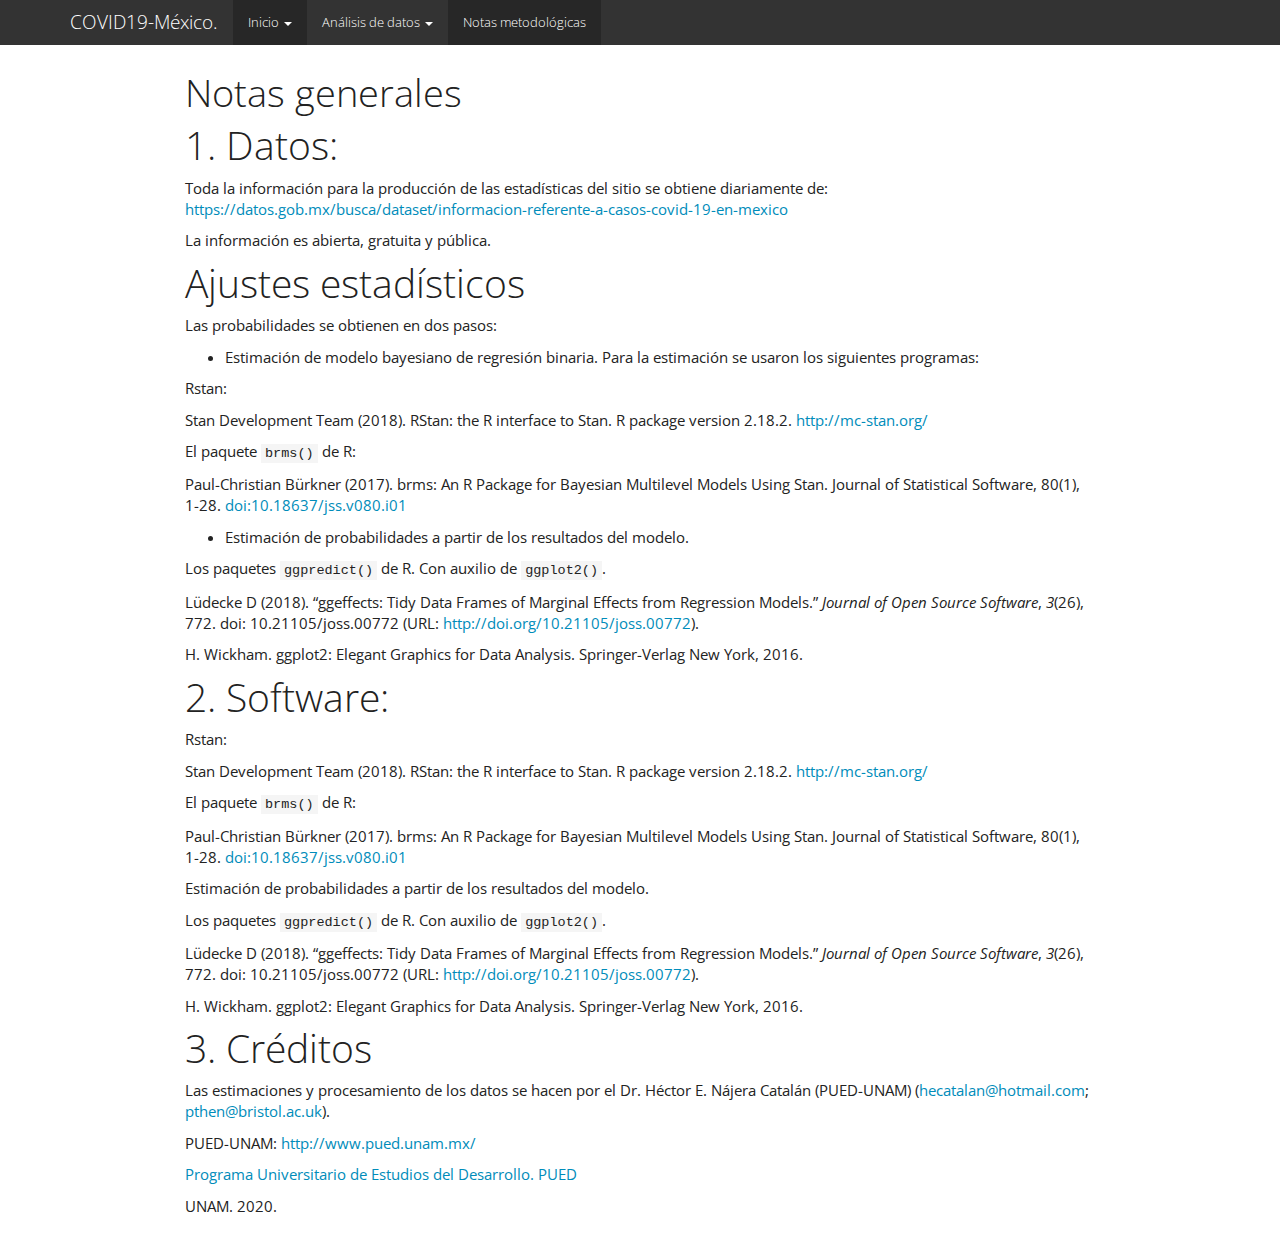
<file: Notas.html>
<!DOCTYPE html>

<html>

<head>

<meta charset="utf-8" />
<meta name="generator" content="pandoc" />
<meta http-equiv="X-UA-Compatible" content="IE=EDGE" />




<title>Notas generales</title>

<script src="site_libs/jquery-1.11.3/jquery.min.js"></script>
<meta name="viewport" content="width=device-width, initial-scale=1" />
<link href="site_libs/bootstrap-3.3.5/css/cosmo.min.css" rel="stylesheet" />
<script src="site_libs/bootstrap-3.3.5/js/bootstrap.min.js"></script>
<script src="site_libs/bootstrap-3.3.5/shim/html5shiv.min.js"></script>
<script src="site_libs/bootstrap-3.3.5/shim/respond.min.js"></script>
<script src="site_libs/navigation-1.1/tabsets.js"></script>
<link href="site_libs/highlightjs-9.12.0/textmate.css" rel="stylesheet" />
<script src="site_libs/highlightjs-9.12.0/highlight.js"></script>

<style type="text/css">code{white-space: pre;}</style>
<style type="text/css">
  pre:not([class]) {
    background-color: white;
  }
</style>
<script type="text/javascript">
if (window.hljs) {
  hljs.configure({languages: []});
  hljs.initHighlightingOnLoad();
  if (document.readyState && document.readyState === "complete") {
    window.setTimeout(function() { hljs.initHighlighting(); }, 0);
  }
}
</script>



<style type="text/css">
h1 {
  font-size: 34px;
}
h1.title {
  font-size: 38px;
}
h2 {
  font-size: 30px;
}
h3 {
  font-size: 24px;
}
h4 {
  font-size: 18px;
}
h5 {
  font-size: 16px;
}
h6 {
  font-size: 12px;
}
.table th:not([align]) {
  text-align: left;
}
</style>

<link rel="stylesheet" href="flatly.css" type="text/css" />



<style type = "text/css">
.main-container {
  max-width: 940px;
  margin-left: auto;
  margin-right: auto;
}
code {
  color: inherit;
  background-color: rgba(0, 0, 0, 0.04);
}
img {
  max-width:100%;
}
.tabbed-pane {
  padding-top: 12px;
}
.html-widget {
  margin-bottom: 20px;
}
button.code-folding-btn:focus {
  outline: none;
}
summary {
  display: list-item;
}
</style>


<style type="text/css">
/* padding for bootstrap navbar */
body {
  padding-top: 51px;
  padding-bottom: 40px;
}
/* offset scroll position for anchor links (for fixed navbar)  */
.section h1 {
  padding-top: 56px;
  margin-top: -56px;
}
.section h2 {
  padding-top: 56px;
  margin-top: -56px;
}
.section h3 {
  padding-top: 56px;
  margin-top: -56px;
}
.section h4 {
  padding-top: 56px;
  margin-top: -56px;
}
.section h5 {
  padding-top: 56px;
  margin-top: -56px;
}
.section h6 {
  padding-top: 56px;
  margin-top: -56px;
}
.dropdown-submenu {
  position: relative;
}
.dropdown-submenu>.dropdown-menu {
  top: 0;
  left: 100%;
  margin-top: -6px;
  margin-left: -1px;
  border-radius: 0 6px 6px 6px;
}
.dropdown-submenu:hover>.dropdown-menu {
  display: block;
}
.dropdown-submenu>a:after {
  display: block;
  content: " ";
  float: right;
  width: 0;
  height: 0;
  border-color: transparent;
  border-style: solid;
  border-width: 5px 0 5px 5px;
  border-left-color: #cccccc;
  margin-top: 5px;
  margin-right: -10px;
}
.dropdown-submenu:hover>a:after {
  border-left-color: #ffffff;
}
.dropdown-submenu.pull-left {
  float: none;
}
.dropdown-submenu.pull-left>.dropdown-menu {
  left: -100%;
  margin-left: 10px;
  border-radius: 6px 0 6px 6px;
}
</style>

<script>
// manage active state of menu based on current page
$(document).ready(function () {
  // active menu anchor
  href = window.location.pathname
  href = href.substr(href.lastIndexOf('/') + 1)
  if (href === "")
    href = "index.html";
  var menuAnchor = $('a[href="' + href + '"]');

  // mark it active
  menuAnchor.parent().addClass('active');

  // if it's got a parent navbar menu mark it active as well
  menuAnchor.closest('li.dropdown').addClass('active');
});
</script>

<!-- tabsets -->

<style type="text/css">
.tabset-dropdown > .nav-tabs {
  display: inline-table;
  max-height: 500px;
  min-height: 44px;
  overflow-y: auto;
  background: white;
  border: 1px solid #ddd;
  border-radius: 4px;
}

.tabset-dropdown > .nav-tabs > li.active:before {
  content: "";
  font-family: 'Glyphicons Halflings';
  display: inline-block;
  padding: 10px;
  border-right: 1px solid #ddd;
}

.tabset-dropdown > .nav-tabs.nav-tabs-open > li.active:before {
  content: "&#xe258;";
  border: none;
}

.tabset-dropdown > .nav-tabs.nav-tabs-open:before {
  content: "";
  font-family: 'Glyphicons Halflings';
  display: inline-block;
  padding: 10px;
  border-right: 1px solid #ddd;
}

.tabset-dropdown > .nav-tabs > li.active {
  display: block;
}

.tabset-dropdown > .nav-tabs > li > a,
.tabset-dropdown > .nav-tabs > li > a:focus,
.tabset-dropdown > .nav-tabs > li > a:hover {
  border: none;
  display: inline-block;
  border-radius: 4px;
  background-color: transparent;
}

.tabset-dropdown > .nav-tabs.nav-tabs-open > li {
  display: block;
  float: none;
}

.tabset-dropdown > .nav-tabs > li {
  display: none;
}
</style>

<!-- code folding -->




</head>

<body>


<div class="container-fluid main-container">




<div class="navbar navbar-default  navbar-fixed-top" role="navigation">
  <div class="container">
    <div class="navbar-header">
      <button type="button" class="navbar-toggle collapsed" data-toggle="collapse" data-target="#navbar">
        <span class="icon-bar"></span>
        <span class="icon-bar"></span>
        <span class="icon-bar"></span>
      </button>
      <a class="navbar-brand" href="index.html">COVID19-México.</a>
    </div>
    <div id="navbar" class="navbar-collapse collapse">
      <ul class="nav navbar-nav">
        <li class="dropdown">
  <a href="#" class="dropdown-toggle" data-toggle="dropdown" role="button" aria-expanded="false">
    Inicio
     
    <span class="caret"></span>
  </a>
  <ul class="dropdown-menu" role="menu">
    <li>
      <a href="Analisis.html">Análisis de datos</a>
    </li>
    <li>
      <a href="Notas.html">Notas metodológicas</a>
    </li>
  </ul>
</li>
<li class="dropdown">
  <a href="#" class="dropdown-toggle" data-toggle="dropdown" role="button" aria-expanded="false">
    Análisis de datos
     
    <span class="caret"></span>
  </a>
  <ul class="dropdown-menu" role="menu">
    <li>
      <a href="COVID19_ws1.html">Prevalencia cruda</a>
    </li>
    <li>
      <a href="COVID19_ws2.html">Prevalencia ajustada</a>
    </li>
    <li>
      <a href="COVID19_ws3.html">Análisis institucional</a>
    </li>
    <li>
      <a href="resumen.html">Resumen factores riesgo</a>
    </li>
    <li class="divider"></li>
    <li>
      <a href="MatchingModel.html">Anexo: Análisis de robustez (Comorbilidad)</a>
    </li>
    <li>
      <a href="Survival.html">Anexo: Análisis de supervivencia (Edad)</a>
    </li>
  </ul>
</li>
<li>
  <a href="Notas.html">Notas metodológicas</a>
</li>
      </ul>
      <ul class="nav navbar-nav navbar-right">
        
      </ul>
    </div><!--/.nav-collapse -->
  </div><!--/.container -->
</div><!--/.navbar -->

<div class="fluid-row" id="header">



<h1 class="title toc-ignore">Notas generales</h1>

</div>


<div id="datos" class="section level1">
<h1>1. Datos:</h1>
<p>Toda la información para la producción de las estadísticas del sitio se obtiene diariamente de: <a href="https://datos.gob.mx/busca/dataset/informacion-referente-a-casos-covid-19-en-mexico" class="uri">https://datos.gob.mx/busca/dataset/informacion-referente-a-casos-covid-19-en-mexico</a></p>
<p>La información es abierta, gratuita y pública.</p>
</div>
<div id="ajustes-estadísticos" class="section level1">
<h1>Ajustes estadísticos</h1>
<p>Las probabilidades se obtienen en dos pasos:</p>
<ul>
<li>Estimación de modelo bayesiano de regresión binaria. Para la estimación se usaron los siguientes programas:</li>
</ul>
<p>Rstan:</p>
<p>Stan Development Team (2018). RStan: the R interface to Stan. R package version 2.18.2. <a href="http://mc-stan.org/" class="uri">http://mc-stan.org/</a></p>
<p>El paquete <code>brms()</code> de R:</p>
<p>Paul-Christian Bürkner (2017). brms: An R Package for Bayesian Multilevel Models Using Stan. Journal of Statistical Software, 80(1), 1-28. <a href="doi:10.18637/jss.v080.i01" class="uri">doi:10.18637/jss.v080.i01</a></p>
<ul>
<li>Estimación de probabilidades a partir de los resultados del modelo.</li>
</ul>
<p>Los paquetes <code>ggpredict()</code> de R. Con auxilio de <code>ggplot2()</code>.</p>
<p>Lüdecke D (2018). “ggeffects: Tidy Data Frames of Marginal Effects from Regression Models.” <em>Journal of Open Source Software</em>, <em>3</em>(26), 772. doi: 10.21105/joss.00772 (URL: <a href="http://doi.org/10.21105/joss.00772" class="uri">http://doi.org/10.21105/joss.00772</a>).</p>
<p>H. Wickham. ggplot2: Elegant Graphics for Data Analysis. Springer-Verlag New York, 2016.</p>
</div>
<div id="software" class="section level1">
<h1>2. Software:</h1>
<p>Rstan:</p>
<p>Stan Development Team (2018). RStan: the R interface to Stan. R package version 2.18.2. <a href="http://mc-stan.org/" class="uri">http://mc-stan.org/</a></p>
<p>El paquete <code>brms()</code> de R:</p>
<p>Paul-Christian Bürkner (2017). brms: An R Package for Bayesian Multilevel Models Using Stan. Journal of Statistical Software, 80(1), 1-28. <a href="doi:10.18637/jss.v080.i01" class="uri">doi:10.18637/jss.v080.i01</a></p>
<p>Estimación de probabilidades a partir de los resultados del modelo.</p>
<p>Los paquetes <code>ggpredict()</code> de R. Con auxilio de <code>ggplot2()</code>.</p>
<p>Lüdecke D (2018). “ggeffects: Tidy Data Frames of Marginal Effects from Regression Models.” <em>Journal of Open Source Software</em>, <em>3</em>(26), 772. doi: 10.21105/joss.00772 (URL: <a href="http://doi.org/10.21105/joss.00772" class="uri">http://doi.org/10.21105/joss.00772</a>).</p>
<p>H. Wickham. ggplot2: Elegant Graphics for Data Analysis. Springer-Verlag New York, 2016.</p>
</div>
<div id="créditos" class="section level1">
<h1>3. Créditos</h1>
<p>Las estimaciones y procesamiento de los datos se hacen por el Dr. Héctor E. Nájera Catalán (PUED-UNAM) (<a href="mailto:hecatalan@hotmail.com" class="email">hecatalan@hotmail.com</a>; <a href="mailto:pthen@bristol.ac.uk" class="email">pthen@bristol.ac.uk</a>).</p>
<p>PUED-UNAM: <a href="http://www.pued.unam.mx/" class="uri">http://www.pued.unam.mx/</a></p>
</div>

<p><a href="http://www.pued.unam.mx/" target="_blank">Programa Universitario de Estudios del Desarrollo. PUED</a> </p> UNAM. 2020.



</div>

<script>

// add bootstrap table styles to pandoc tables
function bootstrapStylePandocTables() {
  $('tr.header').parent('thead').parent('table').addClass('table table-condensed');
}
$(document).ready(function () {
  bootstrapStylePandocTables();
});


</script>

<!-- tabsets -->

<script>
$(document).ready(function () {
  window.buildTabsets("TOC");
});

$(document).ready(function () {
  $('.tabset-dropdown > .nav-tabs > li').click(function () {
    $(this).parent().toggleClass('nav-tabs-open')
  });
});
</script>

<!-- code folding -->


<!-- dynamically load mathjax for compatibility with self-contained -->
<script>
  (function () {
    var script = document.createElement("script");
    script.type = "text/javascript";
    script.src  = "https://mathjax.rstudio.com/latest/MathJax.js?config=TeX-AMS-MML_HTMLorMML";
    document.getElementsByTagName("head")[0].appendChild(script);
  })();
</script>

</body>
</html>
</file>
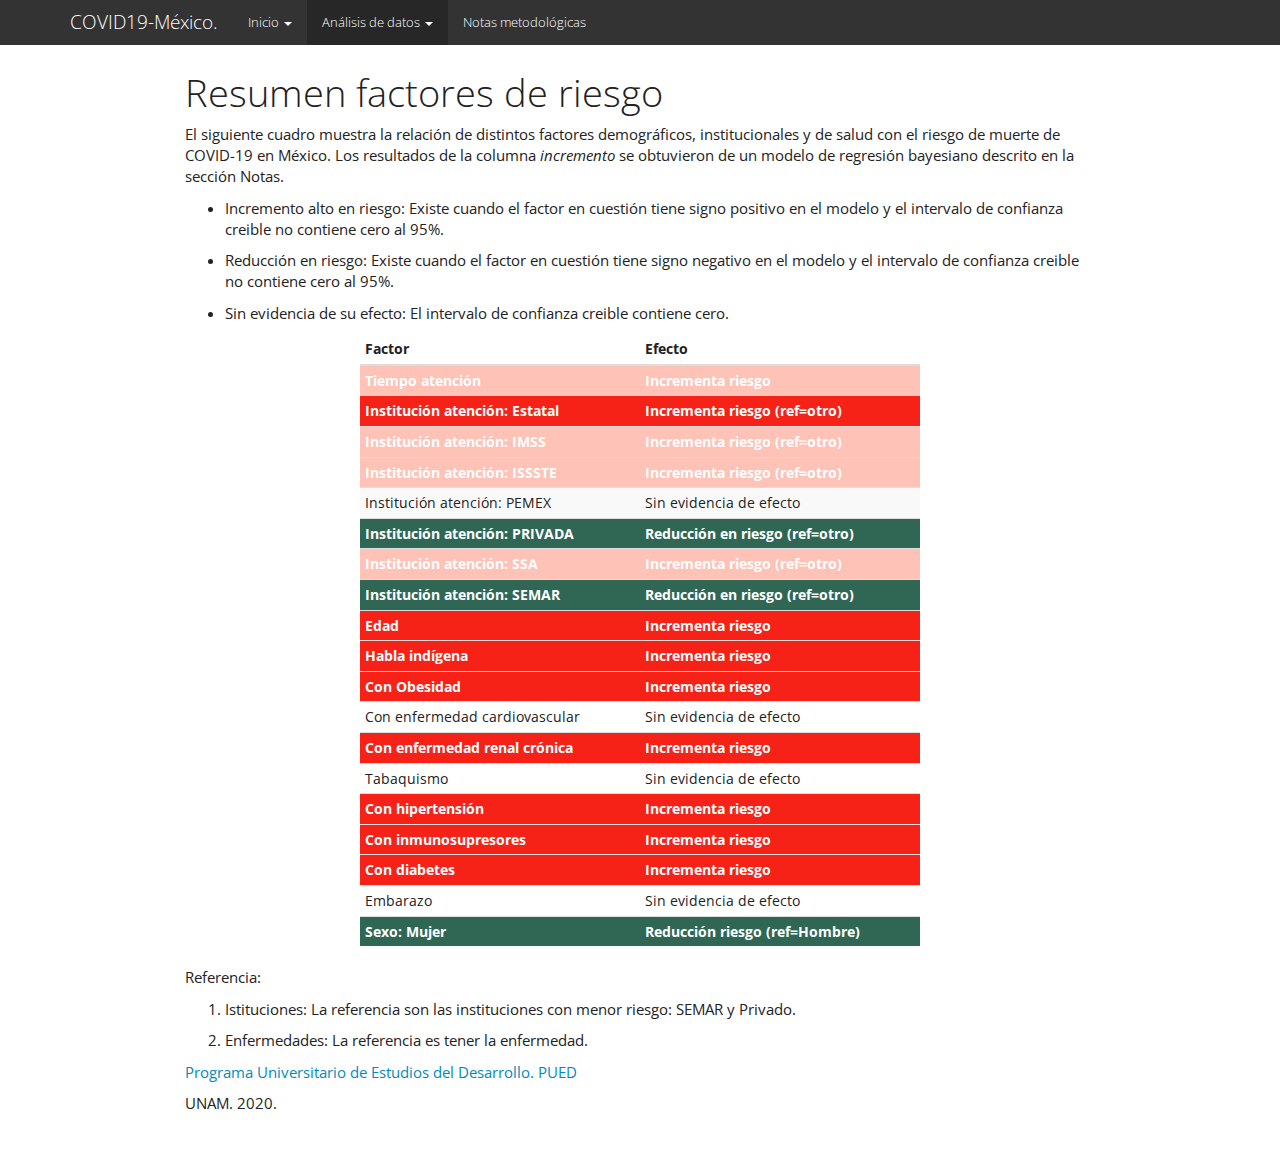
<file: resumen.html>
<!DOCTYPE html>

<html>

<head>

<meta charset="utf-8" />
<meta name="generator" content="pandoc" />
<meta http-equiv="X-UA-Compatible" content="IE=EDGE" />




<title>Resumen factores de riesgo</title>

<script src="site_libs/jquery-1.11.3/jquery.min.js"></script>
<meta name="viewport" content="width=device-width, initial-scale=1" />
<link href="site_libs/bootstrap-3.3.5/css/cosmo.min.css" rel="stylesheet" />
<script src="site_libs/bootstrap-3.3.5/js/bootstrap.min.js"></script>
<script src="site_libs/bootstrap-3.3.5/shim/html5shiv.min.js"></script>
<script src="site_libs/bootstrap-3.3.5/shim/respond.min.js"></script>
<script src="site_libs/navigation-1.1/tabsets.js"></script>
<link href="site_libs/highlightjs-9.12.0/textmate.css" rel="stylesheet" />
<script src="site_libs/highlightjs-9.12.0/highlight.js"></script>
<script src="site_libs/kePrint-0.0.1/kePrint.js"></script>

<style type="text/css">code{white-space: pre;}</style>
<style type="text/css">
  pre:not([class]) {
    background-color: white;
  }
</style>
<script type="text/javascript">
if (window.hljs) {
  hljs.configure({languages: []});
  hljs.initHighlightingOnLoad();
  if (document.readyState && document.readyState === "complete") {
    window.setTimeout(function() { hljs.initHighlighting(); }, 0);
  }
}
</script>



<style type="text/css">
h1 {
  font-size: 34px;
}
h1.title {
  font-size: 38px;
}
h2 {
  font-size: 30px;
}
h3 {
  font-size: 24px;
}
h4 {
  font-size: 18px;
}
h5 {
  font-size: 16px;
}
h6 {
  font-size: 12px;
}
.table th:not([align]) {
  text-align: left;
}
</style>

<link rel="stylesheet" href="flatly.css" type="text/css" />



<style type = "text/css">
.main-container {
  max-width: 940px;
  margin-left: auto;
  margin-right: auto;
}
code {
  color: inherit;
  background-color: rgba(0, 0, 0, 0.04);
}
img {
  max-width:100%;
}
.tabbed-pane {
  padding-top: 12px;
}
.html-widget {
  margin-bottom: 20px;
}
button.code-folding-btn:focus {
  outline: none;
}
summary {
  display: list-item;
}
</style>


<style type="text/css">
/* padding for bootstrap navbar */
body {
  padding-top: 51px;
  padding-bottom: 40px;
}
/* offset scroll position for anchor links (for fixed navbar)  */
.section h1 {
  padding-top: 56px;
  margin-top: -56px;
}
.section h2 {
  padding-top: 56px;
  margin-top: -56px;
}
.section h3 {
  padding-top: 56px;
  margin-top: -56px;
}
.section h4 {
  padding-top: 56px;
  margin-top: -56px;
}
.section h5 {
  padding-top: 56px;
  margin-top: -56px;
}
.section h6 {
  padding-top: 56px;
  margin-top: -56px;
}
.dropdown-submenu {
  position: relative;
}
.dropdown-submenu>.dropdown-menu {
  top: 0;
  left: 100%;
  margin-top: -6px;
  margin-left: -1px;
  border-radius: 0 6px 6px 6px;
}
.dropdown-submenu:hover>.dropdown-menu {
  display: block;
}
.dropdown-submenu>a:after {
  display: block;
  content: " ";
  float: right;
  width: 0;
  height: 0;
  border-color: transparent;
  border-style: solid;
  border-width: 5px 0 5px 5px;
  border-left-color: #cccccc;
  margin-top: 5px;
  margin-right: -10px;
}
.dropdown-submenu:hover>a:after {
  border-left-color: #ffffff;
}
.dropdown-submenu.pull-left {
  float: none;
}
.dropdown-submenu.pull-left>.dropdown-menu {
  left: -100%;
  margin-left: 10px;
  border-radius: 6px 0 6px 6px;
}
</style>

<script>
// manage active state of menu based on current page
$(document).ready(function () {
  // active menu anchor
  href = window.location.pathname
  href = href.substr(href.lastIndexOf('/') + 1)
  if (href === "")
    href = "index.html";
  var menuAnchor = $('a[href="' + href + '"]');

  // mark it active
  menuAnchor.parent().addClass('active');

  // if it's got a parent navbar menu mark it active as well
  menuAnchor.closest('li.dropdown').addClass('active');
});
</script>

<!-- tabsets -->

<style type="text/css">
.tabset-dropdown > .nav-tabs {
  display: inline-table;
  max-height: 500px;
  min-height: 44px;
  overflow-y: auto;
  background: white;
  border: 1px solid #ddd;
  border-radius: 4px;
}

.tabset-dropdown > .nav-tabs > li.active:before {
  content: "";
  font-family: 'Glyphicons Halflings';
  display: inline-block;
  padding: 10px;
  border-right: 1px solid #ddd;
}

.tabset-dropdown > .nav-tabs.nav-tabs-open > li.active:before {
  content: "&#xe258;";
  border: none;
}

.tabset-dropdown > .nav-tabs.nav-tabs-open:before {
  content: "";
  font-family: 'Glyphicons Halflings';
  display: inline-block;
  padding: 10px;
  border-right: 1px solid #ddd;
}

.tabset-dropdown > .nav-tabs > li.active {
  display: block;
}

.tabset-dropdown > .nav-tabs > li > a,
.tabset-dropdown > .nav-tabs > li > a:focus,
.tabset-dropdown > .nav-tabs > li > a:hover {
  border: none;
  display: inline-block;
  border-radius: 4px;
  background-color: transparent;
}

.tabset-dropdown > .nav-tabs.nav-tabs-open > li {
  display: block;
  float: none;
}

.tabset-dropdown > .nav-tabs > li {
  display: none;
}
</style>

<!-- code folding -->




</head>

<body>


<div class="container-fluid main-container">




<div class="navbar navbar-default  navbar-fixed-top" role="navigation">
  <div class="container">
    <div class="navbar-header">
      <button type="button" class="navbar-toggle collapsed" data-toggle="collapse" data-target="#navbar">
        <span class="icon-bar"></span>
        <span class="icon-bar"></span>
        <span class="icon-bar"></span>
      </button>
      <a class="navbar-brand" href="index.html">COVID19-México.</a>
    </div>
    <div id="navbar" class="navbar-collapse collapse">
      <ul class="nav navbar-nav">
        <li class="dropdown">
  <a href="#" class="dropdown-toggle" data-toggle="dropdown" role="button" aria-expanded="false">
    Inicio
     
    <span class="caret"></span>
  </a>
  <ul class="dropdown-menu" role="menu">
    <li>
      <a href="Analisis.html">Análisis de datos</a>
    </li>
    <li>
      <a href="Notas.html">Notas metodológicas</a>
    </li>
  </ul>
</li>
<li class="dropdown">
  <a href="#" class="dropdown-toggle" data-toggle="dropdown" role="button" aria-expanded="false">
    Análisis de datos
     
    <span class="caret"></span>
  </a>
  <ul class="dropdown-menu" role="menu">
    <li>
      <a href="COVID19_ws1.html">Prevalencia cruda</a>
    </li>
    <li>
      <a href="COVID19_ws2.html">Prevalencia ajustada</a>
    </li>
    <li>
      <a href="COVID19_ws3.html">Análisis institucional</a>
    </li>
    <li>
      <a href="resumen.html">Resumen factores riesgo</a>
    </li>
    <li class="divider"></li>
    <li>
      <a href="MatchingModel.html">Anexo: Análisis de robustez (Comorbilidad)</a>
    </li>
    <li>
      <a href="Survival.html">Anexo: Análisis de supervivencia (Edad)</a>
    </li>
  </ul>
</li>
<li>
  <a href="Notas.html">Notas metodológicas</a>
</li>
      </ul>
      <ul class="nav navbar-nav navbar-right">
        
      </ul>
    </div><!--/.nav-collapse -->
  </div><!--/.container -->
</div><!--/.navbar -->

<div class="fluid-row" id="header">



<h1 class="title toc-ignore">Resumen factores de riesgo</h1>

</div>


<p>El siguiente cuadro muestra la relación de distintos factores demográficos, institucionales y de salud con el riesgo de muerte de COVID-19 en México. Los resultados de la columna <em>incremento</em> se obtuvieron de un modelo de regresión bayesiano descrito en la sección Notas.</p>
<ul>
<li><p>Incremento alto en riesgo: Existe cuando el factor en cuestión tiene signo positivo en el modelo y el intervalo de confianza creible no contiene cero al 95%.</p></li>
<li><p>Reducción en riesgo: Existe cuando el factor en cuestión tiene signo negativo en el modelo y el intervalo de confianza creible no contiene cero al 95%.</p></li>
<li><p>Sin evidencia de su efecto: El intervalo de confianza creible contiene cero.</p></li>
</ul>
<table class="table table-striped table-hover table-condensed table-responsive" style="font-size: 14px; width: auto !important; margin-left: auto; margin-right: auto;">
<thead>
<tr>
<th style="text-align:left;">
Factor
</th>
<th style="text-align:left;">
Efecto
</th>
</tr>
</thead>
<tbody>
<tr>
<td style="text-align:left;font-weight: bold;color: white !important;background-color: #FFC2B7 !important;width: 20em; ">
Tiempo atención
</td>
<td style="text-align:left;font-weight: bold;color: white !important;background-color: #FFC2B7 !important;width: 20em; ">
Incrementa riesgo
</td>
</tr>
<tr>
<td style="text-align:left;font-weight: bold;color: white !important;background-color: #F62217 !important;width: 20em; ">
Institución atención: Estatal
</td>
<td style="text-align:left;font-weight: bold;color: white !important;background-color: #F62217 !important;width: 20em; ">
Incrementa riesgo (ref=otro)
</td>
</tr>
<tr>
<td style="text-align:left;font-weight: bold;color: white !important;background-color: #FFC2B7 !important;width: 20em; ">
Institución atención: IMSS
</td>
<td style="text-align:left;font-weight: bold;color: white !important;background-color: #FFC2B7 !important;width: 20em; ">
Incrementa riesgo (ref=otro)
</td>
</tr>
<tr>
<td style="text-align:left;font-weight: bold;color: white !important;background-color: #FFC2B7 !important;width: 20em; ">
Institución atención: ISSSTE
</td>
<td style="text-align:left;font-weight: bold;color: white !important;background-color: #FFC2B7 !important;width: 20em; ">
Incrementa riesgo (ref=otro)
</td>
</tr>
<tr>
<td style="text-align:left;width: 20em; ">
Institución atención: PEMEX
</td>
<td style="text-align:left;width: 20em; ">
Sin evidencia de efecto
</td>
</tr>
<tr>
<td style="text-align:left;font-weight: bold;color: white !important;background-color: #306754 !important;width: 20em; ">
Institución atención: PRIVADA
</td>
<td style="text-align:left;font-weight: bold;color: white !important;background-color: #306754 !important;width: 20em; ">
Reducción en riesgo (ref=otro)
</td>
</tr>
<tr>
<td style="text-align:left;font-weight: bold;color: white !important;background-color: #F62217 !important;font-weight: bold;color: white !important;background-color: #FFC2B7 !important;width: 20em; ">
Institución atención: SSA
</td>
<td style="text-align:left;font-weight: bold;color: white !important;background-color: #F62217 !important;font-weight: bold;color: white !important;background-color: #FFC2B7 !important;width: 20em; ">
Incrementa riesgo (ref=otro)
</td>
</tr>
<tr>
<td style="text-align:left;font-weight: bold;color: white !important;background-color: #306754 !important;width: 20em; ">
Institución atención: SEMAR
</td>
<td style="text-align:left;font-weight: bold;color: white !important;background-color: #306754 !important;width: 20em; ">
Reducción en riesgo (ref=otro)
</td>
</tr>
<tr>
<td style="text-align:left;font-weight: bold;color: white !important;background-color: #F62217 !important;width: 20em; ">
Edad
</td>
<td style="text-align:left;font-weight: bold;color: white !important;background-color: #F62217 !important;width: 20em; ">
Incrementa riesgo
</td>
</tr>
<tr>
<td style="text-align:left;font-weight: bold;color: white !important;background-color: #F62217 !important;width: 20em; ">
Habla indígena
</td>
<td style="text-align:left;font-weight: bold;color: white !important;background-color: #F62217 !important;width: 20em; ">
Incrementa riesgo
</td>
</tr>
<tr>
<td style="text-align:left;font-weight: bold;color: white !important;background-color: #F62217 !important;width: 20em; ">
Con Obesidad
</td>
<td style="text-align:left;font-weight: bold;color: white !important;background-color: #F62217 !important;width: 20em; ">
Incrementa riesgo
</td>
</tr>
<tr>
<td style="text-align:left;width: 20em; ">
Con enfermedad cardiovascular
</td>
<td style="text-align:left;width: 20em; ">
Sin evidencia de efecto
</td>
</tr>
<tr>
<td style="text-align:left;font-weight: bold;color: white !important;background-color: #F62217 !important;width: 20em; ">
Con enfermedad renal crónica
</td>
<td style="text-align:left;font-weight: bold;color: white !important;background-color: #F62217 !important;width: 20em; ">
Incrementa riesgo
</td>
</tr>
<tr>
<td style="text-align:left;width: 20em; ">
Tabaquismo
</td>
<td style="text-align:left;width: 20em; ">
Sin evidencia de efecto
</td>
</tr>
<tr>
<td style="text-align:left;font-weight: bold;color: white !important;background-color: #F62217 !important;width: 20em; ">
Con hipertensión
</td>
<td style="text-align:left;font-weight: bold;color: white !important;background-color: #F62217 !important;width: 20em; ">
Incrementa riesgo
</td>
</tr>
<tr>
<td style="text-align:left;font-weight: bold;color: white !important;background-color: #F62217 !important;width: 20em; ">
Con inmunosupresores
</td>
<td style="text-align:left;font-weight: bold;color: white !important;background-color: #F62217 !important;width: 20em; ">
Incrementa riesgo
</td>
</tr>
<tr>
<td style="text-align:left;font-weight: bold;color: white !important;background-color: #F62217 !important;width: 20em; ">
Con diabetes
</td>
<td style="text-align:left;font-weight: bold;color: white !important;background-color: #F62217 !important;width: 20em; ">
Incrementa riesgo
</td>
</tr>
<tr>
<td style="text-align:left;width: 20em; ">
Embarazo
</td>
<td style="text-align:left;width: 20em; ">
Sin evidencia de efecto
</td>
</tr>
<tr>
<td style="text-align:left;font-weight: bold;color: white !important;background-color: #306754 !important;width: 20em; ">
Sexo: Mujer
</td>
<td style="text-align:left;font-weight: bold;color: white !important;background-color: #306754 !important;width: 20em; ">
Reducción riesgo (ref=Hombre)
</td>
</tr>
</tbody>
</table>
<p>Referencia:</p>
<ol style="list-style-type: decimal">
<li><p>Istituciones: La referencia son las instituciones con menor riesgo: SEMAR y Privado.</p></li>
<li><p>Enfermedades: La referencia es tener la enfermedad.</p></li>
</ol>

<p><a href="http://www.pued.unam.mx/" target="_blank">Programa Universitario de Estudios del Desarrollo. PUED</a> </p> UNAM. 2020.



</div>

<script>

// add bootstrap table styles to pandoc tables
function bootstrapStylePandocTables() {
  $('tr.header').parent('thead').parent('table').addClass('table table-condensed');
}
$(document).ready(function () {
  bootstrapStylePandocTables();
});


</script>

<!-- tabsets -->

<script>
$(document).ready(function () {
  window.buildTabsets("TOC");
});

$(document).ready(function () {
  $('.tabset-dropdown > .nav-tabs > li').click(function () {
    $(this).parent().toggleClass('nav-tabs-open')
  });
});
</script>

<!-- code folding -->


<!-- dynamically load mathjax for compatibility with self-contained -->
<script>
  (function () {
    var script = document.createElement("script");
    script.type = "text/javascript";
    script.src  = "https://mathjax.rstudio.com/latest/MathJax.js?config=TeX-AMS-MML_HTMLorMML";
    document.getElementsByTagName("head")[0].appendChild(script);
  })();
</script>

</body>
</html>
</file>
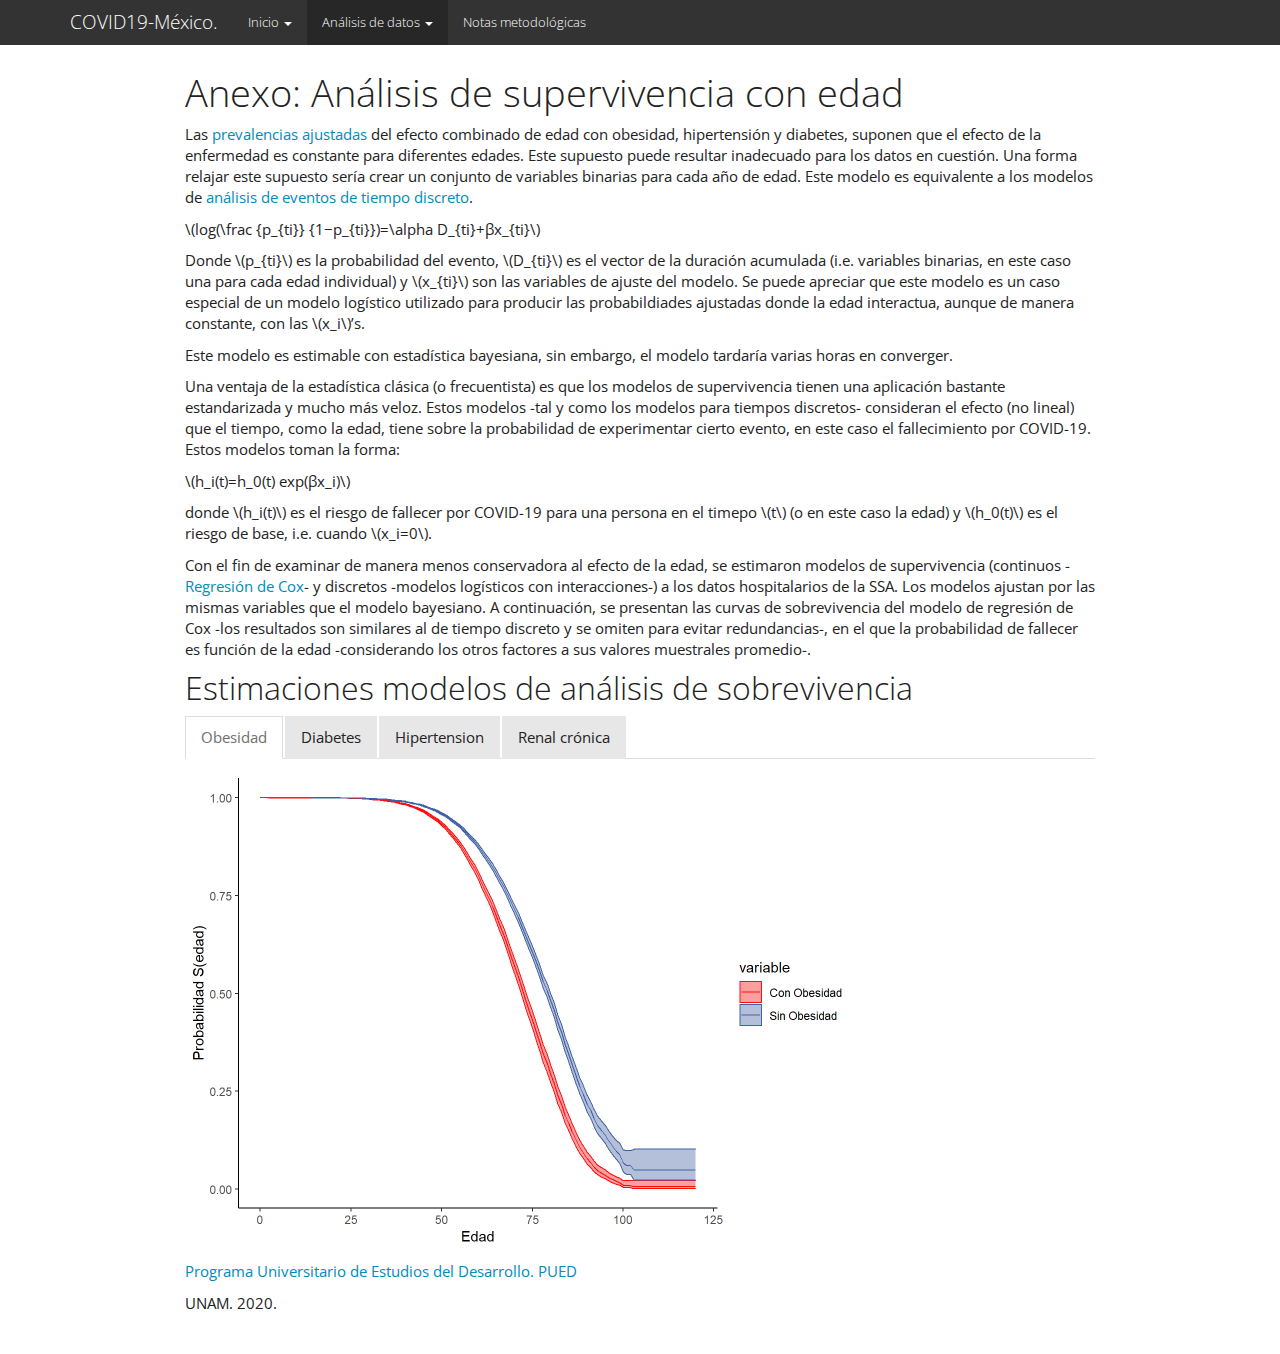
<file: Survival.html>
<!DOCTYPE html>

<html>

<head>

<meta charset="utf-8" />
<meta name="generator" content="pandoc" />
<meta http-equiv="X-UA-Compatible" content="IE=EDGE" />




<title>Anexo: Análisis de supervivencia con edad</title>

<script src="site_libs/jquery-1.11.3/jquery.min.js"></script>
<meta name="viewport" content="width=device-width, initial-scale=1" />
<link href="site_libs/bootstrap-3.3.5/css/cosmo.min.css" rel="stylesheet" />
<script src="site_libs/bootstrap-3.3.5/js/bootstrap.min.js"></script>
<script src="site_libs/bootstrap-3.3.5/shim/html5shiv.min.js"></script>
<script src="site_libs/bootstrap-3.3.5/shim/respond.min.js"></script>
<script src="site_libs/navigation-1.1/tabsets.js"></script>
<link href="site_libs/highlightjs-9.12.0/textmate.css" rel="stylesheet" />
<script src="site_libs/highlightjs-9.12.0/highlight.js"></script>

<style type="text/css">code{white-space: pre;}</style>
<style type="text/css">
  pre:not([class]) {
    background-color: white;
  }
</style>
<script type="text/javascript">
if (window.hljs) {
  hljs.configure({languages: []});
  hljs.initHighlightingOnLoad();
  if (document.readyState && document.readyState === "complete") {
    window.setTimeout(function() { hljs.initHighlighting(); }, 0);
  }
}
</script>



<style type="text/css">
h1 {
  font-size: 34px;
}
h1.title {
  font-size: 38px;
}
h2 {
  font-size: 30px;
}
h3 {
  font-size: 24px;
}
h4 {
  font-size: 18px;
}
h5 {
  font-size: 16px;
}
h6 {
  font-size: 12px;
}
.table th:not([align]) {
  text-align: left;
}
</style>

<link rel="stylesheet" href="flatly.css" type="text/css" />



<style type = "text/css">
.main-container {
  max-width: 940px;
  margin-left: auto;
  margin-right: auto;
}
code {
  color: inherit;
  background-color: rgba(0, 0, 0, 0.04);
}
img {
  max-width:100%;
}
.tabbed-pane {
  padding-top: 12px;
}
.html-widget {
  margin-bottom: 20px;
}
button.code-folding-btn:focus {
  outline: none;
}
summary {
  display: list-item;
}
</style>


<style type="text/css">
/* padding for bootstrap navbar */
body {
  padding-top: 51px;
  padding-bottom: 40px;
}
/* offset scroll position for anchor links (for fixed navbar)  */
.section h1 {
  padding-top: 56px;
  margin-top: -56px;
}
.section h2 {
  padding-top: 56px;
  margin-top: -56px;
}
.section h3 {
  padding-top: 56px;
  margin-top: -56px;
}
.section h4 {
  padding-top: 56px;
  margin-top: -56px;
}
.section h5 {
  padding-top: 56px;
  margin-top: -56px;
}
.section h6 {
  padding-top: 56px;
  margin-top: -56px;
}
.dropdown-submenu {
  position: relative;
}
.dropdown-submenu>.dropdown-menu {
  top: 0;
  left: 100%;
  margin-top: -6px;
  margin-left: -1px;
  border-radius: 0 6px 6px 6px;
}
.dropdown-submenu:hover>.dropdown-menu {
  display: block;
}
.dropdown-submenu>a:after {
  display: block;
  content: " ";
  float: right;
  width: 0;
  height: 0;
  border-color: transparent;
  border-style: solid;
  border-width: 5px 0 5px 5px;
  border-left-color: #cccccc;
  margin-top: 5px;
  margin-right: -10px;
}
.dropdown-submenu:hover>a:after {
  border-left-color: #ffffff;
}
.dropdown-submenu.pull-left {
  float: none;
}
.dropdown-submenu.pull-left>.dropdown-menu {
  left: -100%;
  margin-left: 10px;
  border-radius: 6px 0 6px 6px;
}
</style>

<script>
// manage active state of menu based on current page
$(document).ready(function () {
  // active menu anchor
  href = window.location.pathname
  href = href.substr(href.lastIndexOf('/') + 1)
  if (href === "")
    href = "index.html";
  var menuAnchor = $('a[href="' + href + '"]');

  // mark it active
  menuAnchor.parent().addClass('active');

  // if it's got a parent navbar menu mark it active as well
  menuAnchor.closest('li.dropdown').addClass('active');
});
</script>

<!-- tabsets -->

<style type="text/css">
.tabset-dropdown > .nav-tabs {
  display: inline-table;
  max-height: 500px;
  min-height: 44px;
  overflow-y: auto;
  background: white;
  border: 1px solid #ddd;
  border-radius: 4px;
}

.tabset-dropdown > .nav-tabs > li.active:before {
  content: "";
  font-family: 'Glyphicons Halflings';
  display: inline-block;
  padding: 10px;
  border-right: 1px solid #ddd;
}

.tabset-dropdown > .nav-tabs.nav-tabs-open > li.active:before {
  content: "&#xe258;";
  border: none;
}

.tabset-dropdown > .nav-tabs.nav-tabs-open:before {
  content: "";
  font-family: 'Glyphicons Halflings';
  display: inline-block;
  padding: 10px;
  border-right: 1px solid #ddd;
}

.tabset-dropdown > .nav-tabs > li.active {
  display: block;
}

.tabset-dropdown > .nav-tabs > li > a,
.tabset-dropdown > .nav-tabs > li > a:focus,
.tabset-dropdown > .nav-tabs > li > a:hover {
  border: none;
  display: inline-block;
  border-radius: 4px;
  background-color: transparent;
}

.tabset-dropdown > .nav-tabs.nav-tabs-open > li {
  display: block;
  float: none;
}

.tabset-dropdown > .nav-tabs > li {
  display: none;
}
</style>

<!-- code folding -->




</head>

<body>


<div class="container-fluid main-container">




<div class="navbar navbar-default  navbar-fixed-top" role="navigation">
  <div class="container">
    <div class="navbar-header">
      <button type="button" class="navbar-toggle collapsed" data-toggle="collapse" data-target="#navbar">
        <span class="icon-bar"></span>
        <span class="icon-bar"></span>
        <span class="icon-bar"></span>
      </button>
      <a class="navbar-brand" href="index.html">COVID19-México.</a>
    </div>
    <div id="navbar" class="navbar-collapse collapse">
      <ul class="nav navbar-nav">
        <li class="dropdown">
  <a href="#" class="dropdown-toggle" data-toggle="dropdown" role="button" aria-expanded="false">
    Inicio
     
    <span class="caret"></span>
  </a>
  <ul class="dropdown-menu" role="menu">
    <li>
      <a href="Analisis.html">Análisis de datos</a>
    </li>
    <li>
      <a href="Notas.html">Notas metodológicas</a>
    </li>
  </ul>
</li>
<li class="dropdown">
  <a href="#" class="dropdown-toggle" data-toggle="dropdown" role="button" aria-expanded="false">
    Análisis de datos
     
    <span class="caret"></span>
  </a>
  <ul class="dropdown-menu" role="menu">
    <li>
      <a href="COVID19_ws1.html">Prevalencia cruda</a>
    </li>
    <li>
      <a href="COVID19_ws2.html">Prevalencia ajustada</a>
    </li>
    <li>
      <a href="COVID19_ws3.html">Análisis institucional</a>
    </li>
    <li>
      <a href="resumen.html">Resumen factores riesgo</a>
    </li>
    <li class="divider"></li>
    <li>
      <a href="MatchingModel.html">Anexo: Análisis de robustez (Comorbilidad)</a>
    </li>
    <li>
      <a href="Survival.html">Anexo: Análisis de supervivencia (Edad)</a>
    </li>
  </ul>
</li>
<li>
  <a href="Notas.html">Notas metodológicas</a>
</li>
      </ul>
      <ul class="nav navbar-nav navbar-right">
        
      </ul>
    </div><!--/.nav-collapse -->
  </div><!--/.container -->
</div><!--/.navbar -->

<div class="fluid-row" id="header">



<h1 class="title toc-ignore">Anexo: Análisis de supervivencia con edad</h1>

</div>


<p>Las <a href="https://hectornajera83.github.io/COVID19Mexico/COVID19_ws2.html" target="_blank">prevalencias ajustadas</a> del efecto combinado de edad con obesidad, hipertensión y diabetes, suponen que el efecto de la enfermedad es constante para diferentes edades. Este supuesto puede resultar inadecuado para los datos en cuestión. Una forma relajar este supuesto sería crear un conjunto de variables binarias para cada año de edad. Este modelo es equivalente a los modelos de <a href="https://www.jstor.org/stable/270718?seq=1" target="_blank">análisis de eventos de tiempo discreto</a>.</p>
<p><span class="math inline">\(log(\frac {p_{ti}} {1−p_{ti}})=\alpha D_{ti}+βx_{ti}\)</span></p>
<p>Donde <span class="math inline">\(p_{ti}\)</span> es la probabilidad del evento, <span class="math inline">\(D_{ti}\)</span> es el vector de la duración acumulada (i.e. variables binarias, en este caso una para cada edad individual) y <span class="math inline">\(x_{ti}\)</span> son las variables de ajuste del modelo. Se puede apreciar que este modelo es un caso especial de un modelo logístico utilizado para producir las probabildiades ajustadas donde la edad interactua, aunque de manera constante, con las <span class="math inline">\(x_i\)</span>’s.</p>
<p>Este modelo es estimable con estadística bayesiana, sin embargo, el modelo tardaría varias horas en converger.</p>
<p>Una ventaja de la estadística clásica (o frecuentista) es que los modelos de supervivencia tienen una aplicación bastante estandarizada y mucho más veloz. Estos modelos -tal y como los modelos para tiempos discretos- consideran el efecto (no lineal) que el tiempo, como la edad, tiene sobre la probabilidad de experimentar cierto evento, en este caso el fallecimiento por COVID-19. Estos modelos toman la forma:</p>
<p><span class="math inline">\(h_i(t)=h_0(t) exp(βx_i)\)</span></p>
<p>donde <span class="math inline">\(h_i(t)\)</span> es el riesgo de fallecer por COVID-19 para una persona en el timepo <span class="math inline">\(t\)</span> (o en este caso la edad) y <span class="math inline">\(h_0(t)\)</span> es el riesgo de base, i.e. cuando <span class="math inline">\(x_i=0\)</span>.</p>
<p>Con el fin de examinar de manera menos conservadora al efecto de la edad, se estimaron modelos de supervivencia (continuos -<a href="https://en.wikipedia.org/wiki/Proportional_hazards_model" target="_blank">Regresión de Cox</a>- y discretos -modelos logísticos con interacciones-) a los datos hospitalarios de la SSA. Los modelos ajustan por las mismas variables que el modelo bayesiano. A continuación, se presentan las curvas de sobrevivencia del modelo de regresión de Cox -los resultados son similares al de tiempo discreto y se omiten para evitar redundancias-, en el que la probabilidad de fallecer es función de la edad -considerando los otros factores a sus valores muestrales promedio-.</p>
<div id="estimaciones-modelos-de-análisis-de-sobrevivencia" class="section level2 tabset">
<h2>Estimaciones modelos de análisis de sobrevivencia</h2>
<div id="obesidad" class="section level3">
<h3>Obesidad</h3>
<p><img src="Survival_files/figure-html/unnamed-chunk-3-1.png" width="672" /></p>
</div>
<div id="diabetes" class="section level3">
<h3>Diabetes</h3>
<p><img src="Survival_files/figure-html/unnamed-chunk-4-1.png" width="672" /></p>
</div>
<div id="hipertension" class="section level3">
<h3>Hipertension</h3>
<p><img src="Survival_files/figure-html/unnamed-chunk-5-1.png" width="672" /></p>
</div>
<div id="renal-crónica" class="section level3">
<h3>Renal crónica</h3>
<p><img src="Survival_files/figure-html/unnamed-chunk-6-1.png" width="672" /></p>
</div>
</div>

<p><a href="http://www.pued.unam.mx/" target="_blank">Programa Universitario de Estudios del Desarrollo. PUED</a> </p> UNAM. 2020.



</div>

<script>

// add bootstrap table styles to pandoc tables
function bootstrapStylePandocTables() {
  $('tr.header').parent('thead').parent('table').addClass('table table-condensed');
}
$(document).ready(function () {
  bootstrapStylePandocTables();
});


</script>

<!-- tabsets -->

<script>
$(document).ready(function () {
  window.buildTabsets("TOC");
});

$(document).ready(function () {
  $('.tabset-dropdown > .nav-tabs > li').click(function () {
    $(this).parent().toggleClass('nav-tabs-open')
  });
});
</script>

<!-- code folding -->


<!-- dynamically load mathjax for compatibility with self-contained -->
<script>
  (function () {
    var script = document.createElement("script");
    script.type = "text/javascript";
    script.src  = "https://mathjax.rstudio.com/latest/MathJax.js?config=TeX-AMS-MML_HTMLorMML";
    document.getElementsByTagName("head")[0].appendChild(script);
  })();
</script>

</body>
</html>
</file>
<file: site_libs/highlightjs-9.12.0/textmate.css>
.hljs-literal {
  color: rgb(88, 72, 246);
}

.hljs-number {
  color: rgb(0, 0, 205);
}

.hljs-comment {
  color: rgb(76, 136, 107);
}

.hljs-keyword {
  color: rgb(0, 0, 255);
}

.hljs-string {
  color: rgb(3, 106, 7);
}
</file>
<file: flatly.css>
@import url("https://fonts.googleapis.com/css?family=Open+Sans:300italic,400italic,700italic,400,300,700&display=swap");
/*!
 * bootswatch v3.4.1
 * Homepage: http://bootswatch.com
 * Copyright 2012-2019 Thomas Park
 * Licensed under MIT
 * Based on Bootstrap
*/
/*!
 * Bootstrap v3.4.1 (https://getbootstrap.com/)
 * Copyright 2011-2019 Twitter, Inc.
 * Licensed under MIT (https://github.com/twbs/bootstrap/blob/master/LICENSE)
 */
/*! normalize.css v3.0.3 | MIT License | github.com/necolas/normalize.css */
html {
  font-family: sans-serif;
  -ms-text-size-adjust: 100%;
  -webkit-text-size-adjust: 100%;
}
body {
  margin: 0;
}
article,
aside,
details,
figcaption,
figure,
footer,
header,
hgroup,
main,
menu,
nav,
section,
summary {
  display: block;
}
audio,
canvas,
progress,
video {
  display: inline-block;
  vertical-align: baseline;
}
audio:not([controls]) {
  display: none;
  height: 0;
}
[hidden],
template {
  display: none;
}
a {
  background-color: transparent;
}
a:active,
a:hover {
  outline: 0;
}
abbr[title] {
  border-bottom: none;
  text-decoration: underline;
  text-decoration: underline dotted;
}
b,
strong {
  font-weight: bold;
}
dfn {
  font-style: italic;
}
h1 {
  font-size: 2em;
  margin: 0.67em 0;
}
mark {
  background: #ff0;
  color: #000;
}
small {
  font-size: 80%;
}
sub,
sup {
  font-size: 75%;
  line-height: 0;
  position: relative;
  vertical-align: baseline;
}
sup {
  top: -0.5em;
}
sub {
  bottom: -0.25em;
}
img {
  border: 0;
}
svg:not(:root) {
  overflow: hidden;
}
figure {
  margin: 1em 40px;
}
hr {
  box-sizing: content-box;
  height: 0;
}
pre {
  overflow: auto;
}
code,
kbd,
pre,
samp {
  font-family: monospace, monospace;
  font-size: 1em;
}
button,
input,
optgroup,
select,
textarea {
  color: inherit;
  font: inherit;
  margin: 0;
}
button {
  overflow: visible;
}
button,
select {
  text-transform: none;
}
button,
html input[type="button"],
input[type="reset"],
input[type="submit"] {
  -webkit-appearance: button;
  cursor: pointer;
}
button[disabled],
html input[disabled] {
  cursor: default;
}
button::-moz-focus-inner,
input::-moz-focus-inner {
  border: 0;
  padding: 0;
}
input {
  line-height: normal;
}
input[type="checkbox"],
input[type="radio"] {
  box-sizing: border-box;
  padding: 0;
}
input[type="number"]::-webkit-inner-spin-button,
input[type="number"]::-webkit-outer-spin-button {
  height: auto;
}
input[type="search"] {
  -webkit-appearance: textfield;
  box-sizing: content-box;
}
input[type="search"]::-webkit-search-cancel-button,
input[type="search"]::-webkit-search-decoration {
  -webkit-appearance: none;
}
fieldset {
  border: 1px solid #c0c0c0;
  margin: 0 2px;
  padding: 0.35em 0.625em 0.75em;
}
legend {
  border: 0;
  padding: 0;
}
textarea {
  overflow: auto;
}
optgroup {
  font-weight: bold;
}
table {
  border-collapse: collapse;
  border-spacing: 0;
}
td,
th {
  padding: 0;
}
/*! Source: https://github.com/h5bp/html5-boilerplate/blob/master/src/css/main.css */
@media print {
  *,
  *:before,
  *:after {
    color: #000 !important;
    text-shadow: none !important;
    background: transparent !important;
    box-shadow: none !important;
  }
  a,
  a:visited {
    text-decoration: underline;
  }
  a[href]:after {
    content: " (" attr(href) ")";
  }
  abbr[title]:after {
    content: " (" attr(title) ")";
  }
  a[href^="#"]:after,
  a[href^="javascript:"]:after {
    content: "";
  }
  pre,
  blockquote {
    border: 1px solid #999;
    page-break-inside: avoid;
  }
  thead {
    display: table-header-group;
  }
  tr,
  img {
    page-break-inside: avoid;
  }
  img {
    max-width: 100% !important;
  }
  p,
  h2,
  h3 {
    orphans: 3;
    widows: 3;
  }
  h2,
  h3 {
    page-break-after: avoid;
  }
  .navbar {
    display: none;
  }
  .navbar {
    opacity: 1;
    transition: opacity 0.5s ease;
  }
  .btn > .caret,
  .dropup > .btn > .caret {
    border-top-color: #000 !important;
  }
  .label {
    border: 1px solid #000;
  }
  .table {
    border-collapse: collapse !important;
  }
  .table td,
  .table th {
    background-color: #fff !important;
  }
  .table-bordered th,
  .table-bordered td {
    border: 1px solid #ddd !important;
  }
}
@font-face {
  font-family: "Glyphicons Halflings";
  src: url("../fonts/glyphicons-halflings-regular.eot");
  src: url("../fonts/glyphicons-halflings-regular.eot?#iefix") format("embedded-opentype"), url("../fonts/glyphicons-halflings-regular.woff2") format("woff2"), url("../fonts/glyphicons-halflings-regular.woff") format("woff"), url("../fonts/glyphicons-halflings-regular.ttf") format("truetype"), url("../fonts/glyphicons-halflings-regular.svg#glyphicons_halflingsregular") format("svg");
}
.glyphicon {
  position: relative;
  top: 1px;
  display: inline-block;
  font-family: "Glyphicons Halflings";
  font-style: normal;
  font-weight: 400;
  line-height: 1;
  -webkit-font-smoothing: antialiased;
  -moz-osx-font-smoothing: grayscale;
}
.glyphicon-asterisk:before {
  content: "\002a";
}
.glyphicon-plus:before {
  content: "\002b";
}
.glyphicon-euro:before,
.glyphicon-eur:before {
  content: "\20ac";
}
.glyphicon-minus:before {
  content: "\2212";
}
.glyphicon-cloud:before {
  content: "\2601";
}
.glyphicon-envelope:before {
  content: "\2709";
}
.glyphicon-pencil:before {
  content: "\270f";
}
.glyphicon-glass:before {
  content: "\e001";
}
.glyphicon-music:before {
  content: "\e002";
}
.glyphicon-search:before {
  content: "\e003";
}
.glyphicon-heart:before {
  content: "\e005";
}
.glyphicon-star:before {
  content: "\e006";
}
.glyphicon-star-empty:before {
  content: "\e007";
}
.glyphicon-user:before {
  content: "\e008";
}
.glyphicon-film:before {
  content: "\e009";
}
.glyphicon-th-large:before {
  content: "\e010";
}
.glyphicon-th:before {
  content: "\e011";
}
.glyphicon-th-list:before {
  content: "\e012";
}
.glyphicon-ok:before {
  content: "\e013";
}
.glyphicon-remove:before {
  content: "\e014";
}
.glyphicon-zoom-in:before {
  content: "\e015";
}
.glyphicon-zoom-out:before {
  content: "\e016";
}
.glyphicon-off:before {
  content: "\e017";
}
.glyphicon-signal:before {
  content: "\e018";
}
.glyphicon-cog:before {
  content: "\e019";
}
.glyphicon-trash:before {
  content: "\e020";
}
.glyphicon-home:before {
  content: "\e021";
}
.glyphicon-file:before {
  content: "\e022";
}
.glyphicon-time:before {
  content: "\e023";
}
.glyphicon-road:before {
  content: "\e024";
}
.glyphicon-download-alt:before {
  content: "\e025";
}
.glyphicon-download:before {
  content: "\e026";
}
.glyphicon-upload:before {
  content: "\e027";
}
.glyphicon-inbox:before {
  content: "\e028";
}
.glyphicon-play-circle:before {
  content: "\e029";
}
.glyphicon-repeat:before {
  content: "\e030";
}
.glyphicon-refresh:before {
  content: "\e031";
}
.glyphicon-list-alt:before {
  content: "\e032";
}
.glyphicon-lock:before {
  content: "\e033";
}
.glyphicon-flag:before {
  content: "\e034";
}
.glyphicon-headphones:before {
  content: "\e035";
}
.glyphicon-volume-off:before {
  content: "\e036";
}
.glyphicon-volume-down:before {
  content: "\e037";
}
.glyphicon-volume-up:before {
  content: "\e038";
}
.glyphicon-qrcode:before {
  content: "\e039";
}
.glyphicon-barcode:before {
  content: "\e040";
}
.glyphicon-tag:before {
  content: "\e041";
}
.glyphicon-tags:before {
  content: "\e042";
}
.glyphicon-book:before {
  content: "\e043";
}
.glyphicon-bookmark:before {
  content: "\e044";
}
.glyphicon-print:before {
  content: "\e045";
}
.glyphicon-camera:before {
  content: "\e046";
}
.glyphicon-font:before {
  content: "\e047";
}
.glyphicon-bold:before {
  content: "\e048";
}
.glyphicon-italic:before {
  content: "\e049";
}
.glyphicon-text-height:before {
  content: "\e050";
}
.glyphicon-text-width:before {
  content: "\e051";
}
.glyphicon-align-left:before {
  content: "\e052";
}
.glyphicon-align-center:before {
  content: "\e053";
}
.glyphicon-align-right:before {
  content: "\e054";
}
.glyphicon-align-justify:before {
  content: "\e055";
}
.glyphicon-list:before {
  content: "\e056";
}
.glyphicon-indent-left:before {
  content: "\e057";
}
.glyphicon-indent-right:before {
  content: "\e058";
}
.glyphicon-facetime-video:before {
  content: "\e059";
}
.glyphicon-picture:before {
  content: "\e060";
}
.glyphicon-map-marker:before {
  content: "\e062";
}
.glyphicon-adjust:before {
  content: "\e063";
}
.glyphicon-tint:before {
  content: "\e064";
}
.glyphicon-edit:before {
  content: "\e065";
}
.glyphicon-share:before {
  content: "\e066";
}
.glyphicon-check:before {
  content: "\e067";
}
.glyphicon-move:before {
  content: "\e068";
}
.glyphicon-step-backward:before {
  content: "\e069";
}
.glyphicon-fast-backward:before {
  content: "\e070";
}
.glyphicon-backward:before {
  content: "\e071";
}
.glyphicon-play:before {
  content: "\e072";
}
.glyphicon-pause:before {
  content: "\e073";
}
.glyphicon-stop:before {
  content: "\e074";
}
.glyphicon-forward:before {
  content: "\e075";
}
.glyphicon-fast-forward:before {
  content: "\e076";
}
.glyphicon-step-forward:before {
  content: "\e077";
}
.glyphicon-eject:before {
  content: "\e078";
}
.glyphicon-chevron-left:before {
  content: "\e079";
}
.glyphicon-chevron-right:before {
  content: "\e080";
}
.glyphicon-plus-sign:before {
  content: "\e081";
}
.glyphicon-minus-sign:before {
  content: "\e082";
}
.glyphicon-remove-sign:before {
  content: "\e083";
}
.glyphicon-ok-sign:before {
  content: "\e084";
}
.glyphicon-question-sign:before {
  content: "\e085";
}
.glyphicon-info-sign:before {
  content: "\e086";
}
.glyphicon-screenshot:before {
  content: "\e087";
}
.glyphicon-remove-circle:before {
  content: "\e088";
}
.glyphicon-ok-circle:before {
  content: "\e089";
}
.glyphicon-ban-circle:before {
  content: "\e090";
}
.glyphicon-arrow-left:before {
  content: "\e091";
}
.glyphicon-arrow-right:before {
  content: "\e092";
}
.glyphicon-arrow-up:before {
  content: "\e093";
}
.glyphicon-arrow-down:before {
  content: "\e094";
}
.glyphicon-share-alt:before {
  content: "\e095";
}
.glyphicon-resize-full:before {
  content: "\e096";
}
.glyphicon-resize-small:before {
  content: "\e097";
}
.glyphicon-exclamation-sign:before {
  content: "\e101";
}
.glyphicon-gift:before {
  content: "\e102";
}
.glyphicon-leaf:before {
  content: "\e103";
}
.glyphicon-fire:before {
  content: "\e104";
}
.glyphicon-eye-open:before {
  content: "\e105";
}
.glyphicon-eye-close:before {
  content: "\e106";
}
.glyphicon-warning-sign:before {
  content: "\e107";
}
.glyphicon-plane:before {
  content: "\e108";
}
.glyphicon-calendar:before {
  content: "\e109";
}
.glyphicon-random:before {
  content: "\e110";
}
.glyphicon-comment:before {
  content: "\e111";
}
.glyphicon-magnet:before {
  content: "\e112";
}
.glyphicon-chevron-up:before {
  content: "\e113";
}
.glyphicon-chevron-down:before {
  content: "\e114";
}
.glyphicon-retweet:before {
  content: "\e115";
}
.glyphicon-shopping-cart:before {
  content: "\e116";
}
.glyphicon-folder-close:before {
  content: "\e117";
}
.glyphicon-folder-open:before {
  content: "\e118";
}
.glyphicon-resize-vertical:before {
  content: "\e119";
}
.glyphicon-resize-horizontal:before {
  content: "\e120";
}
.glyphicon-hdd:before {
  content: "\e121";
}
.glyphicon-bullhorn:before {
  content: "\e122";
}
.glyphicon-bell:before {
  content: "\e123";
}
.glyphicon-certificate:before {
  content: "\e124";
}
.glyphicon-thumbs-up:before {
  content: "\e125";
}
.glyphicon-thumbs-down:before {
  content: "\e126";
}
.glyphicon-hand-right:before {
  content: "\e127";
}
.glyphicon-hand-left:before {
  content: "\e128";
}
.glyphicon-hand-up:before {
  content: "\e129";
}
.glyphicon-hand-down:before {
  content: "\e130";
}
.glyphicon-circle-arrow-right:before {
  content: "\e131";
}
.glyphicon-circle-arrow-left:before {
  content: "\e132";
}
.glyphicon-circle-arrow-up:before {
  content: "\e133";
}
.glyphicon-circle-arrow-down:before {
  content: "\e134";
}
.glyphicon-globe:before {
  content: "\e135";
}
.glyphicon-wrench:before {
  content: "\e136";
}
.glyphicon-tasks:before {
  content: "\e137";
}
.glyphicon-filter:before {
  content: "\e138";
}
.glyphicon-briefcase:before {
  content: "\e139";
}
.glyphicon-fullscreen:before {
  content: "\e140";
}
.glyphicon-dashboard:before {
  content: "\e141";
}
.glyphicon-paperclip:before {
  content: "\e142";
}
.glyphicon-heart-empty:before {
  content: "\e143";
}
.glyphicon-link:before {
  content: "\e144";
}
.glyphicon-phone:before {
  content: "\e145";
}
.glyphicon-pushpin:before {
  content: "\e146";
}
.glyphicon-usd:before {
  content: "\e148";
}
.glyphicon-gbp:before {
  content: "\e149";
}
.glyphicon-sort:before {
  content: "\e150";
}
.glyphicon-sort-by-alphabet:before {
  content: "\e151";
}
.glyphicon-sort-by-alphabet-alt:before {
  content: "\e152";
}
.glyphicon-sort-by-order:before {
  content: "\e153";
}
.glyphicon-sort-by-order-alt:before {
  content: "\e154";
}
.glyphicon-sort-by-attributes:before {
  content: "\e155";
}
.glyphicon-sort-by-attributes-alt:before {
  content: "\e156";
}
.glyphicon-unchecked:before {
  content: "\e157";
}
.glyphicon-expand:before {
  content: "\e158";
}
.glyphicon-collapse-down:before {
  content: "\e159";
}
.glyphicon-collapse-up:before {
  content: "\e160";
}
.glyphicon-log-in:before {
  content: "\e161";
}
.glyphicon-flash:before {
  content: "\e162";
}
.glyphicon-log-out:before {
  content: "\e163";
}
.glyphicon-new-window:before {
  content: "\e164";
}
.glyphicon-record:before {
  content: "\e165";
}
.glyphicon-save:before {
  content: "\e166";
}
.glyphicon-open:before {
  content: "\e167";
}
.glyphicon-saved:before {
  content: "\e168";
}
.glyphicon-import:before {
  content: "\e169";
}
.glyphicon-export:before {
  content: "\e170";
}
.glyphicon-send:before {
  content: "\e171";
}
.glyphicon-floppy-disk:before {
  content: "\e172";
}
.glyphicon-floppy-saved:before {
  content: "\e173";
}
.glyphicon-floppy-remove:before {
  content: "\e174";
}
.glyphicon-floppy-save:before {
  content: "\e175";
}
.glyphicon-floppy-open:before {
  content: "\e176";
}
.glyphicon-credit-card:before {
  content: "\e177";
}
.glyphicon-transfer:before {
  content: "\e178";
}
.glyphicon-cutlery:before {
  content: "\e179";
}
.glyphicon-header:before {
  content: "\e180";
}
.glyphicon-compressed:before {
  content: "\e181";
}
.glyphicon-earphone:before {
  content: "\e182";
}
.glyphicon-phone-alt:before {
  content: "\e183";
}
.glyphicon-tower:before {
  content: "\e184";
}
.glyphicon-stats:before {
  content: "\e185";
}
.glyphicon-sd-video:before {
  content: "\e186";
}
.glyphicon-hd-video:before {
  content: "\e187";
}
.glyphicon-subtitles:before {
  content: "\e188";
}
.glyphicon-sound-stereo:before {
  content: "\e189";
}
.glyphicon-sound-dolby:before {
  content: "\e190";
}
.glyphicon-sound-5-1:before {
  content: "\e191";
}
.glyphicon-sound-6-1:before {
  content: "\e192";
}
.glyphicon-sound-7-1:before {
  content: "\e193";
}
.glyphicon-copyright-mark:before {
  content: "\e194";
}
.glyphicon-registration-mark:before {
  content: "\e195";
}
.glyphicon-cloud-download:before {
  content: "\e197";
}
.glyphicon-cloud-upload:before {
  content: "\e198";
}
.glyphicon-tree-conifer:before {
  content: "\e199";
}
.glyphicon-tree-deciduous:before {
  content: "\e200";
}
.glyphicon-cd:before {
  content: "\e201";
}
.glyphicon-save-file:before {
  content: "\e202";
}
.glyphicon-open-file:before {
  content: "\e203";
}
.glyphicon-level-up:before {
  content: "\e204";
}
.glyphicon-copy:before {
  content: "\e205";
}
.glyphicon-paste:before {
  content: "\e206";
}
.glyphicon-alert:before {
  content: "\e209";
}
.glyphicon-equalizer:before {
  content: "\e210";
}
.glyphicon-king:before {
  content: "\e211";
}
.glyphicon-queen:before {
  content: "\e212";
}
.glyphicon-pawn:before {
  content: "\e213";
}
.glyphicon-bishop:before {
  content: "\e214";
}
.glyphicon-knight:before {
  content: "\e215";
}
.glyphicon-baby-formula:before {
  content: "\e216";
}
.glyphicon-tent:before {
  content: "\26fa";
}
.glyphicon-blackboard:before {
  content: "\e218";
}
.glyphicon-bed:before {
  content: "\e219";
}
.glyphicon-apple:before {
  content: "\f8ff";
}
.glyphicon-erase:before {
  content: "\e221";
}
.glyphicon-hourglass:before {
  content: "\231b";
}
.glyphicon-lamp:before {
  content: "\e223";
}
.glyphicon-duplicate:before {
  content: "\e224";
}
.glyphicon-piggy-bank:before {
  content: "\e225";
}
.glyphicon-scissors:before {
  content: "\e226";
}
.glyphicon-bitcoin:before {
  content: "\e227";
}
.glyphicon-btc:before {
  content: "\e227";
}
.glyphicon-xbt:before {
  content: "\e227";
}
.glyphicon-yen:before {
  content: "\00a5";
}
.glyphicon-jpy:before {
  content: "\00a5";
}
.glyphicon-ruble:before {
  content: "\20bd";
}
.glyphicon-rub:before {
  content: "\20bd";
}
.glyphicon-scale:before {
  content: "\e230";
}
.glyphicon-ice-lolly:before {
  content: "\e231";
}
.glyphicon-ice-lolly-tasted:before {
  content: "\e232";
}
.glyphicon-education:before {
  content: "\e233";
}
.glyphicon-option-horizontal:before {
  content: "\e234";
}
.glyphicon-option-vertical:before {
  content: "\e235";
}
.glyphicon-menu-hamburger:before {
  content: "\e236";
}
.glyphicon-modal-window:before {
  content: "\e237";
}
.glyphicon-oil:before {
  content: "\e238";
}
.glyphicon-grain:before {
  content: "\e239";
}
.glyphicon-sunglasses:before {
  content: "\e240";
}
.glyphicon-text-size:before {
  content: "\e241";
}
.glyphicon-text-color:before {
  content: "\e242";
}
.glyphicon-text-background:before {
  content: "\e243";
}
.glyphicon-object-align-top:before {
  content: "\e244";
}
.glyphicon-object-align-bottom:before {
  content: "\e245";
}
.glyphicon-object-align-horizontal:before {
  content: "\e246";
}
.glyphicon-object-align-left:before {
  content: "\e247";
}
.glyphicon-object-align-vertical:before {
  content: "\e248";
}
.glyphicon-object-align-right:before {
  content: "\e249";
}
.glyphicon-triangle-right:before {
  content: "\e250";
}
.glyphicon-triangle-left:before {
  content: "\e251";
}
.glyphicon-triangle-bottom:before {
  content: "\e252";
}
.glyphicon-triangle-top:before {
  content: "\e253";
}
.glyphicon-console:before {
  content: "\e254";
}
.glyphicon-superscript:before {
  content: "\e255";
}
.glyphicon-subscript:before {
  content: "\e256";
}
.glyphicon-menu-left:before {
  content: "\e257";
}
.glyphicon-menu-right:before {
  content: "\e258";
}
.glyphicon-menu-down:before {
  content: "\e259";
}
.glyphicon-menu-up:before {
  content: "\e260";
}
* {
  box-sizing: border-box;
}
*:before,
*:after {
  box-sizing: border-box;
}
html {
  font-size: 10px;
  -webkit-tap-highlight-color: rgba(0, 0, 0, 0);
}
body {
  font-family: "Open Sans", "Helvetica Neue", Helvetica, Arial, sans-serif;
  font-size: 15px;
  line-height: 1.4;
  color: #222222;
  background-color: #ffffff;
}
input,
button,
select,
textarea {
  font-family: inherit;
  font-size: inherit;
  line-height: inherit;
}
a {
  color: #008cba;
  text-decoration: none;
}
a:hover,
a:focus {
  color: #008cba;
  text-decoration: underline;
}
a:focus {
  outline: 5px auto -webkit-focus-ring-color;
  outline-offset: -2px;
}
figure {
  margin: 0;
}
img {
  vertical-align: middle;
}
.img-responsive,
.thumbnail > img,
.thumbnail a > img,
.carousel-inner > .item > img,
.carousel-inner > .item > a > img {
  display: block;
  max-width: 100%;
  height: auto;
}
.img-rounded {
  border-radius: 0;
}
.img-thumbnail {
  padding: 4px;
  line-height: 1.4;
  background-color: #ffffff;
  border: 1px solid #dddddd;
  border-radius: 0;
  transition: all 0.2s ease-in-out;
  display: inline-block;
  max-width: 100%;
  height: auto;
}
.img-circle {
  border-radius: 50%;
}
hr {
  margin-top: 21px;
  margin-bottom: 21px;
  border: 0;
  border-top: 1px solid #dddddd;
}
.sr-only {
  position: absolute;
  width: 1px;
  height: 1px;
  padding: 0;
  margin: -1px;
  overflow: hidden;
  clip: rect(0, 0, 0, 0);
  border: 0;
}
.sr-only-focusable:active,
.sr-only-focusable:focus {
  position: static;
  width: auto;
  height: auto;
  margin: 0;
  overflow: visible;
  clip: auto;
}
[role="button"] {
  cursor: pointer;
}
h1,
h2,
h3,
h4,
h5,
h6,
.h1,
.h2,
.h3,
.h4,
.h5,
.h6 {
  font-family: "Open Sans", "Helvetica Neue", Helvetica, Arial, sans-serif;
  font-weight: 300;
  line-height: 1.1;
  color: inherit;
}
h1 small,
h2 small,
h3 small,
h4 small,
h5 small,
h6 small,
.h1 small,
.h2 small,
.h3 small,
.h4 small,
.h5 small,
.h6 small,
h1 .small,
h2 .small,
h3 .small,
h4 .small,
h5 .small,
h6 .small,
.h1 .small,
.h2 .small,
.h3 .small,
.h4 .small,
.h5 .small,
.h6 .small {
  font-weight: 400;
  line-height: 1;
  color: #999999;
}
h1,
.h1,
h2,
.h2,
h3,
.h3 {
  margin-top: 21px;
  margin-bottom: 10.5px;
}
h1 small,
.h1 small,
h2 small,
.h2 small,
h3 small,
.h3 small,
h1 .small,
.h1 .small,
h2 .small,
.h2 .small,
h3 .small,
.h3 .small {
  font-size: 65%;
}
h4,
.h4,
h5,
.h5,
h6,
.h6 {
  margin-top: 10.5px;
  margin-bottom: 10.5px;
}
h4 small,
.h4 small,
h5 small,
.h5 small,
h6 small,
.h6 small,
h4 .small,
.h4 .small,
h5 .small,
.h5 .small,
h6 .small,
.h6 .small {
  font-size: 75%;
}
h1,
.h1 {
  font-size: 39px;
}
h2,
.h2 {
  font-size: 32px;
}
h3,
.h3 {
  font-size: 26px;
}
h4,
.h4 {
  font-size: 19px;
}
h5,
.h5 {
  font-size: 15px;
}
h6,
.h6 {
  font-size: 13px;
}
p {
  margin: 0 0 10.5px;
}
.lead {
  margin-bottom: 21px;
  font-size: 17px;
  font-weight: 300;
  line-height: 1.4;
}
@media (min-width: 768px) {
  .lead {
    font-size: 22.5px;
  }
}
small,
.small {
  font-size: 80%;
}
mark,
.mark {
  padding: .2em;
  background-color: #fcf8e3;
}
.text-left {
  text-align: left;
}
.text-right {
  text-align: right;
}
.text-center {
  text-align: center;
}
.text-justify {
  text-align: justify;
}
.text-nowrap {
  white-space: nowrap;
}
.text-lowercase {
  text-transform: lowercase;
}
.text-uppercase {
  text-transform: uppercase;
}
.text-capitalize {
  text-transform: capitalize;
}
.text-muted {
  color: #999999;
}
.text-primary {
  color: #008cba;
}
a.text-primary:hover,
a.text-primary:focus {
  color: #006687;
}
.text-success {
  color: #43ac6a;
}
a.text-success:hover,
a.text-success:focus {
  color: #358753;
}
.text-info {
  color: #5bc0de;
}
a.text-info:hover,
a.text-info:focus {
  color: #31b0d5;
}
.text-warning {
  color: #e99002;
}
a.text-warning:hover,
a.text-warning:focus {
  color: #b67102;
}
.text-danger {
  color: #f04124;
}
a.text-danger:hover,
a.text-danger:focus {
  color: #d32a0e;
}
.bg-primary {
  color: #fff;
  background-color: #008cba;
}
a.bg-primary:hover,
a.bg-primary:focus {
  background-color: #006687;
}
.bg-success {
  background-color: #dff0d8;
}
a.bg-success:hover,
a.bg-success:focus {
  background-color: #c1e2b3;
}
.bg-info {
  background-color: #d9edf7;
}
a.bg-info:hover,
a.bg-info:focus {
  background-color: #afd9ee;
}
.bg-warning {
  background-color: #fcf8e3;
}
a.bg-warning:hover,
a.bg-warning:focus {
  background-color: #f7ecb5;
}
.bg-danger {
  background-color: #f2dede;
}
a.bg-danger:hover,
a.bg-danger:focus {
  background-color: #e4b9b9;
}
.page-header {
  padding-bottom: 9.5px;
  margin: 42px 0 21px;
  border-bottom: 1px solid #dddddd;
}
ul,
ol {
  margin-top: 0;
  margin-bottom: 10.5px;
}
ul ul,
ol ul,
ul ol,
ol ol {
  margin-bottom: 0;
}
.list-unstyled {
  padding-left: 0;
  list-style: none;
}
.list-inline {
  padding-left: 0;
  list-style: none;
  margin-left: -5px;
}
.list-inline > li {
  display: inline-block;
  padding-right: 5px;
  padding-left: 5px;
}
dl {
  margin-top: 0;
  margin-bottom: 21px;
}
dt,
dd {
  line-height: 1.4;
}
dt {
  font-weight: 700;
}
dd {
  margin-left: 0;
}
@media (min-width: 768px) {
  .dl-horizontal dt {
    float: left;
    width: 160px;
    clear: left;
    text-align: right;
    overflow: hidden;
    text-overflow: ellipsis;
    white-space: nowrap;
  }
  .dl-horizontal dd {
    margin-left: 180px;
  }
}
abbr[title],
abbr[data-original-title] {
  cursor: help;
}
.initialism {
  font-size: 90%;
  text-transform: uppercase;
}
blockquote {
  padding: 10.5px 21px;
  margin: 0 0 21px;
  font-size: 18.75px;
  border-left: 5px solid #dddddd;
}
blockquote p:last-child,
blockquote ul:last-child,
blockquote ol:last-child {
  margin-bottom: 0;
}
blockquote footer,
blockquote small,
blockquote .small {
  display: block;
  font-size: 80%;
  line-height: 1.4;
  color: #6f6f6f;
}
blockquote footer:before,
blockquote small:before,
blockquote .small:before {
  content: "\2014 \00A0";
}
.blockquote-reverse,
blockquote.pull-right {
  padding-right: 15px;
  padding-left: 0;
  text-align: right;
  border-right: 5px solid #dddddd;
  border-left: 0;
}
.blockquote-reverse footer:before,
blockquote.pull-right footer:before,
.blockquote-reverse small:before,
blockquote.pull-right small:before,
.blockquote-reverse .small:before,
blockquote.pull-right .small:before {
  content: "";
}
.blockquote-reverse footer:after,
blockquote.pull-right footer:after,
.blockquote-reverse small:after,
blockquote.pull-right small:after,
.blockquote-reverse .small:after,
blockquote.pull-right .small:after {
  content: "\00A0 \2014";
}
address {
  margin-bottom: 21px;
  font-style: normal;
  line-height: 1.4;
}
code,
kbd,
pre,
samp {
  font-family: Menlo, Monaco, Consolas, "Courier New", monospace;
}
code {
  padding: 2px 4px;
  font-size: 90%;
  color: #c7254e;
  background-color: #f9f2f4;
  border-radius: 0;
}
kbd {
  padding: 2px 4px;
  font-size: 90%;
  color: #ffffff;
  background-color: #333333;
  border-radius: 0;
  box-shadow: inset 0 -1px 0 rgba(0, 0, 0, 0.25);
}
kbd kbd {
  padding: 0;
  font-size: 100%;
  font-weight: 700;
  box-shadow: none;
}
pre {
  display: block;
  padding: 10px;
  margin: 0 0 10.5px;
  font-size: 14px;
  line-height: 1.4;
  color: #333333;
  word-break: break-all;
  word-wrap: break-word;
  background-color: #f5f5f5;
  border: 1px solid #cccccc;
  border-radius: 0;
}
pre code {
  padding: 0;
  font-size: inherit;
  color: inherit;
  white-space: pre-wrap;
  background-color: transparent;
  border-radius: 0;
}
.pre-scrollable {
  max-height: 340px;
  overflow-y: scroll;
}
.container {
  padding-right: 15px;
  padding-left: 15px;
  margin-right: auto;
  margin-left: auto;
}
@media (min-width: 768px) {
  .container {
    width: 750px;
  }
}
@media (min-width: 992px) {
  .container {
    width: 970px;
  }
}
@media (min-width: 1200px) {
  .container {
    width: 1170px;
  }
}
.container-fluid {
  padding-right: 15px;
  padding-left: 15px;
  margin-right: auto;
  margin-left: auto;
}
.row {
  margin-right: -15px;
  margin-left: -15px;
}
.row-no-gutters {
  margin-right: 0;
  margin-left: 0;
}
.row-no-gutters [class*="col-"] {
  padding-right: 0;
  padding-left: 0;
}
.col-xs-1, .col-sm-1, .col-md-1, .col-lg-1, .col-xs-2, .col-sm-2, .col-md-2, .col-lg-2, .col-xs-3, .col-sm-3, .col-md-3, .col-lg-3, .col-xs-4, .col-sm-4, .col-md-4, .col-lg-4, .col-xs-5, .col-sm-5, .col-md-5, .col-lg-5, .col-xs-6, .col-sm-6, .col-md-6, .col-lg-6, .col-xs-7, .col-sm-7, .col-md-7, .col-lg-7, .col-xs-8, .col-sm-8, .col-md-8, .col-lg-8, .col-xs-9, .col-sm-9, .col-md-9, .col-lg-9, .col-xs-10, .col-sm-10, .col-md-10, .col-lg-10, .col-xs-11, .col-sm-11, .col-md-11, .col-lg-11, .col-xs-12, .col-sm-12, .col-md-12, .col-lg-12 {
  position: relative;
  min-height: 1px;
  padding-right: 15px;
  padding-left: 15px;
}
.col-xs-1, .col-xs-2, .col-xs-3, .col-xs-4, .col-xs-5, .col-xs-6, .col-xs-7, .col-xs-8, .col-xs-9, .col-xs-10, .col-xs-11, .col-xs-12 {
  float: left;
}
.col-xs-12 {
  width: 100%;
}
.col-xs-11 {
  width: 91.66666667%;
}
.col-xs-10 {
  width: 83.33333333%;
}
.col-xs-9 {
  width: 75%;
}
.col-xs-8 {
  width: 66.66666667%;
}
.col-xs-7 {
  width: 58.33333333%;
}
.col-xs-6 {
  width: 50%;
}
.col-xs-5 {
  width: 41.66666667%;
}
.col-xs-4 {
  width: 33.33333333%;
}
.col-xs-3 {
  width: 25%;
}
.col-xs-2 {
  width: 16.66666667%;
}
.col-xs-1 {
  width: 8.33333333%;
}
.col-xs-pull-12 {
  right: 100%;
}
.col-xs-pull-11 {
  right: 91.66666667%;
}
.col-xs-pull-10 {
  right: 83.33333333%;
}
.col-xs-pull-9 {
  right: 75%;
}
.col-xs-pull-8 {
  right: 66.66666667%;
}
.col-xs-pull-7 {
  right: 58.33333333%;
}
.col-xs-pull-6 {
  right: 50%;
}
.col-xs-pull-5 {
  right: 41.66666667%;
}
.col-xs-pull-4 {
  right: 33.33333333%;
}
.col-xs-pull-3 {
  right: 25%;
}
.col-xs-pull-2 {
  right: 16.66666667%;
}
.col-xs-pull-1 {
  right: 8.33333333%;
}
.col-xs-pull-0 {
  right: auto;
}
.col-xs-push-12 {
  left: 100%;
}
.col-xs-push-11 {
  left: 91.66666667%;
}
.col-xs-push-10 {
  left: 83.33333333%;
}
.col-xs-push-9 {
  left: 75%;
}
.col-xs-push-8 {
  left: 66.66666667%;
}
.col-xs-push-7 {
  left: 58.33333333%;
}
.col-xs-push-6 {
  left: 50%;
}
.col-xs-push-5 {
  left: 41.66666667%;
}
.col-xs-push-4 {
  left: 33.33333333%;
}
.col-xs-push-3 {
  left: 25%;
}
.col-xs-push-2 {
  left: 16.66666667%;
}
.col-xs-push-1 {
  left: 8.33333333%;
}
.col-xs-push-0 {
  left: auto;
}
.col-xs-offset-12 {
  margin-left: 100%;
}
.col-xs-offset-11 {
  margin-left: 91.66666667%;
}
.col-xs-offset-10 {
  margin-left: 83.33333333%;
}
.col-xs-offset-9 {
  margin-left: 75%;
}
.col-xs-offset-8 {
  margin-left: 66.66666667%;
}
.col-xs-offset-7 {
  margin-left: 58.33333333%;
}
.col-xs-offset-6 {
  margin-left: 50%;
}
.col-xs-offset-5 {
  margin-left: 41.66666667%;
}
.col-xs-offset-4 {
  margin-left: 33.33333333%;
}
.col-xs-offset-3 {
  margin-left: 25%;
}
.col-xs-offset-2 {
  margin-left: 16.66666667%;
}
.col-xs-offset-1 {
  margin-left: 8.33333333%;
}
.col-xs-offset-0 {
  margin-left: 0%;
}
@media (min-width: 768px) {
  .col-sm-1, .col-sm-2, .col-sm-3, .col-sm-4, .col-sm-5, .col-sm-6, .col-sm-7, .col-sm-8, .col-sm-9, .col-sm-10, .col-sm-11, .col-sm-12 {
    float: left;
  }
  .col-sm-12 {
    width: 100%;
  }
  .col-sm-11 {
    width: 91.66666667%;
  }
  .col-sm-10 {
    width: 83.33333333%;
  }
  .col-sm-9 {
    width: 75%;
  }
  .col-sm-8 {
    width: 66.66666667%;
  }
  .col-sm-7 {
    width: 58.33333333%;
  }
  .col-sm-6 {
    width: 50%;
  }
  .col-sm-5 {
    width: 41.66666667%;
  }
  .col-sm-4 {
    width: 33.33333333%;
  }
  .col-sm-3 {
    width: 25%;
  }
  .col-sm-2 {
    width: 16.66666667%;
  }
  .col-sm-1 {
    width: 8.33333333%;
  }
  .col-sm-pull-12 {
    right: 100%;
  }
  .col-sm-pull-11 {
    right: 91.66666667%;
  }
  .col-sm-pull-10 {
    right: 83.33333333%;
  }
  .col-sm-pull-9 {
    right: 75%;
  }
  .col-sm-pull-8 {
    right: 66.66666667%;
  }
  .col-sm-pull-7 {
    right: 58.33333333%;
  }
  .col-sm-pull-6 {
    right: 50%;
  }
  .col-sm-pull-5 {
    right: 41.66666667%;
  }
  .col-sm-pull-4 {
    right: 33.33333333%;
  }
  .col-sm-pull-3 {
    right: 25%;
  }
  .col-sm-pull-2 {
    right: 16.66666667%;
  }
  .col-sm-pull-1 {
    right: 8.33333333%;
  }
  .col-sm-pull-0 {
    right: auto;
  }
  .col-sm-push-12 {
    left: 100%;
  }
  .col-sm-push-11 {
    left: 91.66666667%;
  }
  .col-sm-push-10 {
    left: 83.33333333%;
  }
  .col-sm-push-9 {
    left: 75%;
  }
  .col-sm-push-8 {
    left: 66.66666667%;
  }
  .col-sm-push-7 {
    left: 58.33333333%;
  }
  .col-sm-push-6 {
    left: 50%;
  }
  .col-sm-push-5 {
    left: 41.66666667%;
  }
  .col-sm-push-4 {
    left: 33.33333333%;
  }
  .col-sm-push-3 {
    left: 25%;
  }
  .col-sm-push-2 {
    left: 16.66666667%;
  }
  .col-sm-push-1 {
    left: 8.33333333%;
  }
  .col-sm-push-0 {
    left: auto;
  }
  .col-sm-offset-12 {
    margin-left: 100%;
  }
  .col-sm-offset-11 {
    margin-left: 91.66666667%;
  }
  .col-sm-offset-10 {
    margin-left: 83.33333333%;
  }
  .col-sm-offset-9 {
    margin-left: 75%;
  }
  .col-sm-offset-8 {
    margin-left: 66.66666667%;
  }
  .col-sm-offset-7 {
    margin-left: 58.33333333%;
  }
  .col-sm-offset-6 {
    margin-left: 50%;
  }
  .col-sm-offset-5 {
    margin-left: 41.66666667%;
  }
  .col-sm-offset-4 {
    margin-left: 33.33333333%;
  }
  .col-sm-offset-3 {
    margin-left: 25%;
  }
  .col-sm-offset-2 {
    margin-left: 16.66666667%;
  }
  .col-sm-offset-1 {
    margin-left: 8.33333333%;
  }
  .col-sm-offset-0 {
    margin-left: 0%;
  }
}
@media (min-width: 992px) {
  .col-md-1, .col-md-2, .col-md-3, .col-md-4, .col-md-5, .col-md-6, .col-md-7, .col-md-8, .col-md-9, .col-md-10, .col-md-11, .col-md-12 {
    float: left;
  }
  .col-md-12 {
    width: 100%;
  }
  .col-md-11 {
    width: 91.66666667%;
  }
  .col-md-10 {
    width: 83.33333333%;
  }
  .col-md-9 {
    width: 75%;
  }
  .col-md-8 {
    width: 66.66666667%;
  }
  .col-md-7 {
    width: 58.33333333%;
  }
  .col-md-6 {
    width: 50%;
  }
  .col-md-5 {
    width: 41.66666667%;
  }
  .col-md-4 {
    width: 33.33333333%;
  }
  .col-md-3 {
    width: 25%;
  }
  .col-md-2 {
    width: 16.66666667%;
  }
  .col-md-1 {
    width: 8.33333333%;
  }
  .col-md-pull-12 {
    right: 100%;
  }
  .col-md-pull-11 {
    right: 91.66666667%;
  }
  .col-md-pull-10 {
    right: 83.33333333%;
  }
  .col-md-pull-9 {
    right: 75%;
  }
  .col-md-pull-8 {
    right: 66.66666667%;
  }
  .col-md-pull-7 {
    right: 58.33333333%;
  }
  .col-md-pull-6 {
    right: 50%;
  }
  .col-md-pull-5 {
    right: 41.66666667%;
  }
  .col-md-pull-4 {
    right: 33.33333333%;
  }
  .col-md-pull-3 {
    right: 25%;
  }
  .col-md-pull-2 {
    right: 16.66666667%;
  }
  .col-md-pull-1 {
    right: 8.33333333%;
  }
  .col-md-pull-0 {
    right: auto;
  }
  .col-md-push-12 {
    left: 100%;
  }
  .col-md-push-11 {
    left: 91.66666667%;
  }
  .col-md-push-10 {
    left: 83.33333333%;
  }
  .col-md-push-9 {
    left: 75%;
  }
  .col-md-push-8 {
    left: 66.66666667%;
  }
  .col-md-push-7 {
    left: 58.33333333%;
  }
  .col-md-push-6 {
    left: 50%;
  }
  .col-md-push-5 {
    left: 41.66666667%;
  }
  .col-md-push-4 {
    left: 33.33333333%;
  }
  .col-md-push-3 {
    left: 25%;
  }
  .col-md-push-2 {
    left: 16.66666667%;
  }
  .col-md-push-1 {
    left: 8.33333333%;
  }
  .col-md-push-0 {
    left: auto;
  }
  .col-md-offset-12 {
    margin-left: 100%;
  }
  .col-md-offset-11 {
    margin-left: 91.66666667%;
  }
  .col-md-offset-10 {
    margin-left: 83.33333333%;
  }
  .col-md-offset-9 {
    margin-left: 75%;
  }
  .col-md-offset-8 {
    margin-left: 66.66666667%;
  }
  .col-md-offset-7 {
    margin-left: 58.33333333%;
  }
  .col-md-offset-6 {
    margin-left: 50%;
  }
  .col-md-offset-5 {
    margin-left: 41.66666667%;
  }
  .col-md-offset-4 {
    margin-left: 33.33333333%;
  }
  .col-md-offset-3 {
    margin-left: 25%;
  }
  .col-md-offset-2 {
    margin-left: 16.66666667%;
  }
  .col-md-offset-1 {
    margin-left: 8.33333333%;
  }
  .col-md-offset-0 {
    margin-left: 0%;
  }
}
@media (min-width: 1200px) {
  .col-lg-1, .col-lg-2, .col-lg-3, .col-lg-4, .col-lg-5, .col-lg-6, .col-lg-7, .col-lg-8, .col-lg-9, .col-lg-10, .col-lg-11, .col-lg-12 {
    float: left;
  }
  .col-lg-12 {
    width: 100%;
  }
  .col-lg-11 {
    width: 91.66666667%;
  }
  .col-lg-10 {
    width: 83.33333333%;
  }
  .col-lg-9 {
    width: 75%;
  }
  .col-lg-8 {
    width: 66.66666667%;
  }
  .col-lg-7 {
    width: 58.33333333%;
  }
  .col-lg-6 {
    width: 50%;
  }
  .col-lg-5 {
    width: 41.66666667%;
  }
  .col-lg-4 {
    width: 33.33333333%;
  }
  .col-lg-3 {
    width: 25%;
  }
  .col-lg-2 {
    width: 16.66666667%;
  }
  .col-lg-1 {
    width: 8.33333333%;
  }
  .col-lg-pull-12 {
    right: 100%;
  }
  .col-lg-pull-11 {
    right: 91.66666667%;
  }
  .col-lg-pull-10 {
    right: 83.33333333%;
  }
  .col-lg-pull-9 {
    right: 75%;
  }
  .col-lg-pull-8 {
    right: 66.66666667%;
  }
  .col-lg-pull-7 {
    right: 58.33333333%;
  }
  .col-lg-pull-6 {
    right: 50%;
  }
  .col-lg-pull-5 {
    right: 41.66666667%;
  }
  .col-lg-pull-4 {
    right: 33.33333333%;
  }
  .col-lg-pull-3 {
    right: 25%;
  }
  .col-lg-pull-2 {
    right: 16.66666667%;
  }
  .col-lg-pull-1 {
    right: 8.33333333%;
  }
  .col-lg-pull-0 {
    right: auto;
  }
  .col-lg-push-12 {
    left: 100%;
  }
  .col-lg-push-11 {
    left: 91.66666667%;
  }
  .col-lg-push-10 {
    left: 83.33333333%;
  }
  .col-lg-push-9 {
    left: 75%;
  }
  .col-lg-push-8 {
    left: 66.66666667%;
  }
  .col-lg-push-7 {
    left: 58.33333333%;
  }
  .col-lg-push-6 {
    left: 50%;
  }
  .col-lg-push-5 {
    left: 41.66666667%;
  }
  .col-lg-push-4 {
    left: 33.33333333%;
  }
  .col-lg-push-3 {
    left: 25%;
  }
  .col-lg-push-2 {
    left: 16.66666667%;
  }
  .col-lg-push-1 {
    left: 8.33333333%;
  }
  .col-lg-push-0 {
    left: auto;
  }
  .col-lg-offset-12 {
    margin-left: 100%;
  }
  .col-lg-offset-11 {
    margin-left: 91.66666667%;
  }
  .col-lg-offset-10 {
    margin-left: 83.33333333%;
  }
  .col-lg-offset-9 {
    margin-left: 75%;
  }
  .col-lg-offset-8 {
    margin-left: 66.66666667%;
  }
  .col-lg-offset-7 {
    margin-left: 58.33333333%;
  }
  .col-lg-offset-6 {
    margin-left: 50%;
  }
  .col-lg-offset-5 {
    margin-left: 41.66666667%;
  }
  .col-lg-offset-4 {
    margin-left: 33.33333333%;
  }
  .col-lg-offset-3 {
    margin-left: 25%;
  }
  .col-lg-offset-2 {
    margin-left: 16.66666667%;
  }
  .col-lg-offset-1 {
    margin-left: 8.33333333%;
  }
  .col-lg-offset-0 {
    margin-left: 0%;
  }
}
table {
  background-color: transparent;
}
table col[class*="col-"] {
  position: static;
  display: table-column;
  float: none;
}
table td[class*="col-"],
table th[class*="col-"] {
  position: static;
  display: table-cell;
  float: none;
}
caption {
  padding-top: 8px;
  padding-bottom: 8px;
  color: #999999;
  text-align: left;
}
th {
  text-align: left;
}
.table {
  width: 100%;
  max-width: 100%;
  margin-bottom: 21px;
}
.table > thead > tr > th,
.table > tbody > tr > th,
.table > tfoot > tr > th,
.table > thead > tr > td,
.table > tbody > tr > td,
.table > tfoot > tr > td {
  padding: 8px;
  line-height: 1.4;
  vertical-align: top;
  border-top: 1px solid #dddddd;
}
.table > thead > tr > th {
  vertical-align: bottom;
  border-bottom: 2px solid #dddddd;
}
.table > caption + thead > tr:first-child > th,
.table > colgroup + thead > tr:first-child > th,
.table > thead:first-child > tr:first-child > th,
.table > caption + thead > tr:first-child > td,
.table > colgroup + thead > tr:first-child > td,
.table > thead:first-child > tr:first-child > td {
  border-top: 0;
}
.table > tbody + tbody {
  border-top: 2px solid #dddddd;
}
.table .table {
  background-color: #ffffff;
}
.table-condensed > thead > tr > th,
.table-condensed > tbody > tr > th,
.table-condensed > tfoot > tr > th,
.table-condensed > thead > tr > td,
.table-condensed > tbody > tr > td,
.table-condensed > tfoot > tr > td {
  padding: 5px;
}
.table-bordered {
  border: 1px solid #dddddd;
}
.table-bordered > thead > tr > th,
.table-bordered > tbody > tr > th,
.table-bordered > tfoot > tr > th,
.table-bordered > thead > tr > td,
.table-bordered > tbody > tr > td,
.table-bordered > tfoot > tr > td {
  border: 1px solid #dddddd;
}
.table-bordered > thead > tr > th,
.table-bordered > thead > tr > td {
  border-bottom-width: 2px;
}
.table-striped > tbody > tr:nth-of-type(odd) {
  background-color: #f9f9f9;
}
.table-hover > tbody > tr:hover {
  background-color: #f5f5f5;
}
.table > thead > tr > td.active,
.table > tbody > tr > td.active,
.table > tfoot > tr > td.active,
.table > thead > tr > th.active,
.table > tbody > tr > th.active,
.table > tfoot > tr > th.active,
.table > thead > tr.active > td,
.table > tbody > tr.active > td,
.table > tfoot > tr.active > td,
.table > thead > tr.active > th,
.table > tbody > tr.active > th,
.table > tfoot > tr.active > th {
  background-color: #f5f5f5;
}
.table-hover > tbody > tr > td.active:hover,
.table-hover > tbody > tr > th.active:hover,
.table-hover > tbody > tr.active:hover > td,
.table-hover > tbody > tr:hover > .active,
.table-hover > tbody > tr.active:hover > th {
  background-color: #e8e8e8;
}
.table > thead > tr > td.success,
.table > tbody > tr > td.success,
.table > tfoot > tr > td.success,
.table > thead > tr > th.success,
.table > tbody > tr > th.success,
.table > tfoot > tr > th.success,
.table > thead > tr.success > td,
.table > tbody > tr.success > td,
.table > tfoot > tr.success > td,
.table > thead > tr.success > th,
.table > tbody > tr.success > th,
.table > tfoot > tr.success > th {
  background-color: #dff0d8;
}
.table-hover > tbody > tr > td.success:hover,
.table-hover > tbody > tr > th.success:hover,
.table-hover > tbody > tr.success:hover > td,
.table-hover > tbody > tr:hover > .success,
.table-hover > tbody > tr.success:hover > th {
  background-color: #d0e9c6;
}
.table > thead > tr > td.info,
.table > tbody > tr > td.info,
.table > tfoot > tr > td.info,
.table > thead > tr > th.info,
.table > tbody > tr > th.info,
.table > tfoot > tr > th.info,
.table > thead > tr.info > td,
.table > tbody > tr.info > td,
.table > tfoot > tr.info > td,
.table > thead > tr.info > th,
.table > tbody > tr.info > th,
.table > tfoot > tr.info > th {
  background-color: #d9edf7;
}
.table-hover > tbody > tr > td.info:hover,
.table-hover > tbody > tr > th.info:hover,
.table-hover > tbody > tr.info:hover > td,
.table-hover > tbody > tr:hover > .info,
.table-hover > tbody > tr.info:hover > th {
  background-color: #c4e3f3;
}
.table > thead > tr > td.warning,
.table > tbody > tr > td.warning,
.table > tfoot > tr > td.warning,
.table > thead > tr > th.warning,
.table > tbody > tr > th.warning,
.table > tfoot > tr > th.warning,
.table > thead > tr.warning > td,
.table > tbody > tr.warning > td,
.table > tfoot > tr.warning > td,
.table > thead > tr.warning > th,
.table > tbody > tr.warning > th,
.table > tfoot > tr.warning > th {
  background-color: #fcf8e3;
}
.table-hover > tbody > tr > td.warning:hover,
.table-hover > tbody > tr > th.warning:hover,
.table-hover > tbody > tr.warning:hover > td,
.table-hover > tbody > tr:hover > .warning,
.table-hover > tbody > tr.warning:hover > th {
  background-color: #faf2cc;
}
.table > thead > tr > td.danger,
.table > tbody > tr > td.danger,
.table > tfoot > tr > td.danger,
.table > thead > tr > th.danger,
.table > tbody > tr > th.danger,
.table > tfoot > tr > th.danger,
.table > thead > tr.danger > td,
.table > tbody > tr.danger > td,
.table > tfoot > tr.danger > td,
.table > thead > tr.danger > th,
.table > tbody > tr.danger > th,
.table > tfoot > tr.danger > th {
  background-color: #f2dede;
}
.table-hover > tbody > tr > td.danger:hover,
.table-hover > tbody > tr > th.danger:hover,
.table-hover > tbody > tr.danger:hover > td,
.table-hover > tbody > tr:hover > .danger,
.table-hover > tbody > tr.danger:hover > th {
  background-color: #ebcccc;
}
.table-responsive {
  min-height: .01%;
  overflow-x: auto;
}
@media screen and (max-width: 767px) {
  .table-responsive {
    width: 100%;
    margin-bottom: 15.75px;
    overflow-y: hidden;
    -ms-overflow-style: -ms-autohiding-scrollbar;
    border: 1px solid #dddddd;
  }
  .table-responsive > .table {
    margin-bottom: 0;
  }
  .table-responsive > .table > thead > tr > th,
  .table-responsive > .table > tbody > tr > th,
  .table-responsive > .table > tfoot > tr > th,
  .table-responsive > .table > thead > tr > td,
  .table-responsive > .table > tbody > tr > td,
  .table-responsive > .table > tfoot > tr > td {
    white-space: nowrap;
  }
  .table-responsive > .table-bordered {
    border: 0;
  }
  .table-responsive > .table-bordered > thead > tr > th:first-child,
  .table-responsive > .table-bordered > tbody > tr > th:first-child,
  .table-responsive > .table-bordered > tfoot > tr > th:first-child,
  .table-responsive > .table-bordered > thead > tr > td:first-child,
  .table-responsive > .table-bordered > tbody > tr > td:first-child,
  .table-responsive > .table-bordered > tfoot > tr > td:first-child {
    border-left: 0;
  }
  .table-responsive > .table-bordered > thead > tr > th:last-child,
  .table-responsive > .table-bordered > tbody > tr > th:last-child,
  .table-responsive > .table-bordered > tfoot > tr > th:last-child,
  .table-responsive > .table-bordered > thead > tr > td:last-child,
  .table-responsive > .table-bordered > tbody > tr > td:last-child,
  .table-responsive > .table-bordered > tfoot > tr > td:last-child {
    border-right: 0;
  }
  .table-responsive > .table-bordered > tbody > tr:last-child > th,
  .table-responsive > .table-bordered > tfoot > tr:last-child > th,
  .table-responsive > .table-bordered > tbody > tr:last-child > td,
  .table-responsive > .table-bordered > tfoot > tr:last-child > td {
    border-bottom: 0;
  }
}
fieldset {
  min-width: 0;
  padding: 0;
  margin: 0;
  border: 0;
}
legend {
  display: block;
  width: 100%;
  padding: 0;
  margin-bottom: 21px;
  font-size: 22.5px;
  line-height: inherit;
  color: #333333;
  border: 0;
  border-bottom: 1px solid #e5e5e5;
}
label {
  display: inline-block;
  max-width: 100%;
  margin-bottom: 5px;
  font-weight: 700;
}
input[type="search"] {
  box-sizing: border-box;
  -webkit-appearance: none;
  appearance: none;
}
input[type="radio"],
input[type="checkbox"] {
  margin: 4px 0 0;
  margin-top: 1px \9;
  line-height: normal;
}
input[type="radio"][disabled],
input[type="checkbox"][disabled],
input[type="radio"].disabled,
input[type="checkbox"].disabled,
fieldset[disabled] input[type="radio"],
fieldset[disabled] input[type="checkbox"] {
  cursor: not-allowed;
}
input[type="file"] {
  display: block;
}
input[type="range"] {
  display: block;
  width: 100%;
}
select[multiple],
select[size] {
  height: auto;
}
input[type="file"]:focus,
input[type="radio"]:focus,
input[type="checkbox"]:focus {
  outline: 5px auto -webkit-focus-ring-color;
  outline-offset: -2px;
}
output {
  display: block;
  padding-top: 9px;
  font-size: 15px;
  line-height: 1.4;
  color: #6f6f6f;
}
.form-control {
  display: block;
  width: 100%;
  height: 39px;
  padding: 8px 12px;
  font-size: 15px;
  line-height: 1.4;
  color: #6f6f6f;
  background-color: #ffffff;
  background-image: none;
  border: 1px solid #cccccc;
  border-radius: 0;
  box-shadow: inset 0 1px 1px rgba(0, 0, 0, 0.075);
  transition: border-color ease-in-out .15s, box-shadow ease-in-out .15s;
}
.form-control:focus {
  border-color: #66afe9;
  outline: 0;
  box-shadow: inset 0 1px 1px rgba(0, 0, 0, .075), 0 0 8px rgba(102, 175, 233, 0.6);
}
.form-control::-moz-placeholder {
  color: #999999;
  opacity: 1;
}
.form-control:-ms-input-placeholder {
  color: #999999;
}
.form-control::-webkit-input-placeholder {
  color: #999999;
}
.form-control::-ms-expand {
  background-color: transparent;
  border: 0;
}
.form-control[disabled],
.form-control[readonly],
fieldset[disabled] .form-control {
  background-color: #eeeeee;
  opacity: 1;
}
.form-control[disabled],
fieldset[disabled] .form-control {
  cursor: not-allowed;
}
textarea.form-control {
  height: auto;
}
@media screen and (-webkit-min-device-pixel-ratio: 0) {
  input[type="date"].form-control,
  input[type="time"].form-control,
  input[type="datetime-local"].form-control,
  input[type="month"].form-control {
    line-height: 39px;
  }
  input[type="date"].input-sm,
  input[type="time"].input-sm,
  input[type="datetime-local"].input-sm,
  input[type="month"].input-sm,
  .input-group-sm input[type="date"],
  .input-group-sm input[type="time"],
  .input-group-sm input[type="datetime-local"],
  .input-group-sm input[type="month"] {
    line-height: 36px;
  }
  input[type="date"].input-lg,
  input[type="time"].input-lg,
  input[type="datetime-local"].input-lg,
  input[type="month"].input-lg,
  .input-group-lg input[type="date"],
  .input-group-lg input[type="time"],
  .input-group-lg input[type="datetime-local"],
  .input-group-lg input[type="month"] {
    line-height: 60px;
  }
}
.form-group {
  margin-bottom: 15px;
}
.radio,
.checkbox {
  position: relative;
  display: block;
  margin-top: 10px;
  margin-bottom: 10px;
}
.radio.disabled label,
.checkbox.disabled label,
fieldset[disabled] .radio label,
fieldset[disabled] .checkbox label {
  cursor: not-allowed;
}
.radio label,
.checkbox label {
  min-height: 21px;
  padding-left: 20px;
  margin-bottom: 0;
  font-weight: 400;
  cursor: pointer;
}
.radio input[type="radio"],
.radio-inline input[type="radio"],
.checkbox input[type="checkbox"],
.checkbox-inline input[type="checkbox"] {
  position: absolute;
  margin-top: 4px \9;
  margin-left: -20px;
}
.radio + .radio,
.checkbox + .checkbox {
  margin-top: -5px;
}
.radio-inline,
.checkbox-inline {
  position: relative;
  display: inline-block;
  padding-left: 20px;
  margin-bottom: 0;
  font-weight: 400;
  vertical-align: middle;
  cursor: pointer;
}
.radio-inline.disabled,
.checkbox-inline.disabled,
fieldset[disabled] .radio-inline,
fieldset[disabled] .checkbox-inline {
  cursor: not-allowed;
}
.radio-inline + .radio-inline,
.checkbox-inline + .checkbox-inline {
  margin-top: 0;
  margin-left: 10px;
}
.form-control-static {
  min-height: 36px;
  padding-top: 9px;
  padding-bottom: 9px;
  margin-bottom: 0;
}
.form-control-static.input-lg,
.form-control-static.input-sm {
  padding-right: 0;
  padding-left: 0;
}
.input-sm {
  height: 36px;
  padding: 8px 12px;
  font-size: 12px;
  line-height: 1.5;
  border-radius: 0;
}
select.input-sm {
  height: 36px;
  line-height: 36px;
}
textarea.input-sm,
select[multiple].input-sm {
  height: auto;
}
.form-group-sm .form-control {
  height: 36px;
  padding: 8px 12px;
  font-size: 12px;
  line-height: 1.5;
  border-radius: 0;
}
.form-group-sm select.form-control {
  height: 36px;
  line-height: 36px;
}
.form-group-sm textarea.form-control,
.form-group-sm select[multiple].form-control {
  height: auto;
}
.form-group-sm .form-control-static {
  height: 36px;
  min-height: 33px;
  padding: 9px 12px;
  font-size: 12px;
  line-height: 1.5;
}
.input-lg {
  height: 60px;
  padding: 16px 20px;
  font-size: 19px;
  line-height: 1.3333333;
  border-radius: 0;
}
select.input-lg {
  height: 60px;
  line-height: 60px;
}
textarea.input-lg,
select[multiple].input-lg {
  height: auto;
}
.form-group-lg .form-control {
  height: 60px;
  padding: 16px 20px;
  font-size: 19px;
  line-height: 1.3333333;
  border-radius: 0;
}
.form-group-lg select.form-control {
  height: 60px;
  line-height: 60px;
}
.form-group-lg textarea.form-control,
.form-group-lg select[multiple].form-control {
  height: auto;
}
.form-group-lg .form-control-static {
  height: 60px;
  min-height: 40px;
  padding: 17px 20px;
  font-size: 19px;
  line-height: 1.3333333;
}
.has-feedback {
  position: relative;
}
.has-feedback .form-control {
  padding-right: 48.75px;
}
.form-control-feedback {
  position: absolute;
  top: 0;
  right: 0;
  z-index: 2;
  display: block;
  width: 39px;
  height: 39px;
  line-height: 39px;
  text-align: center;
  pointer-events: none;
}
.input-lg + .form-control-feedback,
.input-group-lg + .form-control-feedback,
.form-group-lg .form-control + .form-control-feedback {
  width: 60px;
  height: 60px;
  line-height: 60px;
}
.input-sm + .form-control-feedback,
.input-group-sm + .form-control-feedback,
.form-group-sm .form-control + .form-control-feedback {
  width: 36px;
  height: 36px;
  line-height: 36px;
}
.has-success .help-block,
.has-success .control-label,
.has-success .radio,
.has-success .checkbox,
.has-success .radio-inline,
.has-success .checkbox-inline,
.has-success.radio label,
.has-success.checkbox label,
.has-success.radio-inline label,
.has-success.checkbox-inline label {
  color: #43ac6a;
}
.has-success .form-control {
  border-color: #43ac6a;
  box-shadow: inset 0 1px 1px rgba(0, 0, 0, 0.075);
}
.has-success .form-control:focus {
  border-color: #358753;
  box-shadow: inset 0 1px 1px rgba(0, 0, 0, 0.075), 0 0 6px #85d0a1;
}
.has-success .input-group-addon {
  color: #43ac6a;
  background-color: #dff0d8;
  border-color: #43ac6a;
}
.has-success .form-control-feedback {
  color: #43ac6a;
}
.has-warning .help-block,
.has-warning .control-label,
.has-warning .radio,
.has-warning .checkbox,
.has-warning .radio-inline,
.has-warning .checkbox-inline,
.has-warning.radio label,
.has-warning.checkbox label,
.has-warning.radio-inline label,
.has-warning.checkbox-inline label {
  color: #e99002;
}
.has-warning .form-control {
  border-color: #e99002;
  box-shadow: inset 0 1px 1px rgba(0, 0, 0, 0.075);
}
.has-warning .form-control:focus {
  border-color: #b67102;
  box-shadow: inset 0 1px 1px rgba(0, 0, 0, 0.075), 0 0 6px #febc53;
}
.has-warning .input-group-addon {
  color: #e99002;
  background-color: #fcf8e3;
  border-color: #e99002;
}
.has-warning .form-control-feedback {
  color: #e99002;
}
.has-error .help-block,
.has-error .control-label,
.has-error .radio,
.has-error .checkbox,
.has-error .radio-inline,
.has-error .checkbox-inline,
.has-error.radio label,
.has-error.checkbox label,
.has-error.radio-inline label,
.has-error.checkbox-inline label {
  color: #f04124;
}
.has-error .form-control {
  border-color: #f04124;
  box-shadow: inset 0 1px 1px rgba(0, 0, 0, 0.075);
}
.has-error .form-control:focus {
  border-color: #d32a0e;
  box-shadow: inset 0 1px 1px rgba(0, 0, 0, 0.075), 0 0 6px #f79483;
}
.has-error .input-group-addon {
  color: #f04124;
  background-color: #f2dede;
  border-color: #f04124;
}
.has-error .form-control-feedback {
  color: #f04124;
}
.has-feedback label ~ .form-control-feedback {
  top: 26px;
}
.has-feedback label.sr-only ~ .form-control-feedback {
  top: 0;
}
.help-block {
  display: block;
  margin-top: 5px;
  margin-bottom: 10px;
  color: #626262;
}
@media (min-width: 768px) {
  .form-inline .form-group {
    display: inline-block;
    margin-bottom: 0;
    vertical-align: middle;
  }
  .form-inline .form-control {
    display: inline-block;
    width: auto;
    vertical-align: middle;
  }
  .form-inline .form-control-static {
    display: inline-block;
  }
  .form-inline .input-group {
    display: inline-table;
    vertical-align: middle;
  }
  .form-inline .input-group .input-group-addon,
  .form-inline .input-group .input-group-btn,
  .form-inline .input-group .form-control {
    width: auto;
  }
  .form-inline .input-group > .form-control {
    width: 100%;
  }
  .form-inline .control-label {
    margin-bottom: 0;
    vertical-align: middle;
  }
  .form-inline .radio,
  .form-inline .checkbox {
    display: inline-block;
    margin-top: 0;
    margin-bottom: 0;
    vertical-align: middle;
  }
  .form-inline .radio label,
  .form-inline .checkbox label {
    padding-left: 0;
  }
  .form-inline .radio input[type="radio"],
  .form-inline .checkbox input[type="checkbox"] {
    position: relative;
    margin-left: 0;
  }
  .form-inline .has-feedback .form-control-feedback {
    top: 0;
  }
}
.form-horizontal .radio,
.form-horizontal .checkbox,
.form-horizontal .radio-inline,
.form-horizontal .checkbox-inline {
  padding-top: 9px;
  margin-top: 0;
  margin-bottom: 0;
}
.form-horizontal .radio,
.form-horizontal .checkbox {
  min-height: 30px;
}
.form-horizontal .form-group {
  margin-right: -15px;
  margin-left: -15px;
}
@media (min-width: 768px) {
  .form-horizontal .control-label {
    padding-top: 9px;
    margin-bottom: 0;
    text-align: right;
  }
}
.form-horizontal .has-feedback .form-control-feedback {
  right: 15px;
}
@media (min-width: 768px) {
  .form-horizontal .form-group-lg .control-label {
    padding-top: 17px;
    font-size: 19px;
  }
}
@media (min-width: 768px) {
  .form-horizontal .form-group-sm .control-label {
    padding-top: 9px;
    font-size: 12px;
  }
}
.btn {
  display: inline-block;
  margin-bottom: 0;
  font-weight: normal;
  text-align: center;
  white-space: nowrap;
  vertical-align: middle;
  -ms-touch-action: manipulation;
      touch-action: manipulation;
  cursor: pointer;
  background-image: none;
  border: 1px solid transparent;
  padding: 8px 12px;
  font-size: 15px;
  line-height: 1.4;
  border-radius: 0;
  -webkit-user-select: none;
  -moz-user-select: none;
  -ms-user-select: none;
  user-select: none;
}
.btn:focus,
.btn:active:focus,
.btn.active:focus,
.btn.focus,
.btn:active.focus,
.btn.active.focus {
  outline: 5px auto -webkit-focus-ring-color;
  outline-offset: -2px;
}
.btn:hover,
.btn:focus,
.btn.focus {
  color: #333333;
  text-decoration: none;
}
.btn:active,
.btn.active {
  background-image: none;
  outline: 0;
  box-shadow: inset 0 3px 5px rgba(0, 0, 0, 0.125);
}
.btn.disabled,
.btn[disabled],
fieldset[disabled] .btn {
  cursor: not-allowed;
  filter: alpha(opacity=65);
  opacity: 0.65;
  box-shadow: none;
}
a.btn.disabled,
fieldset[disabled] a.btn {
  pointer-events: none;
}
.btn-default {
  color: #333333;
  background-color: #e7e7e7;
  border-color: #cccccc;
}
.btn-default:focus,
.btn-default.focus {
  color: #333333;
  background-color: #cecece;
  border-color: #8c8c8c;
}
.btn-default:hover {
  color: #333333;
  background-color: #cecece;
  border-color: #adadad;
}
.btn-default:active,
.btn-default.active,
.open > .dropdown-toggle.btn-default {
  color: #333333;
  background-color: #cecece;
  background-image: none;
  border-color: #adadad;
}
.btn-default:active:hover,
.btn-default.active:hover,
.open > .dropdown-toggle.btn-default:hover,
.btn-default:active:focus,
.btn-default.active:focus,
.open > .dropdown-toggle.btn-default:focus,
.btn-default:active.focus,
.btn-default.active.focus,
.open > .dropdown-toggle.btn-default.focus {
  color: #333333;
  background-color: #bcbcbc;
  border-color: #8c8c8c;
}
.btn-default.disabled:hover,
.btn-default[disabled]:hover,
fieldset[disabled] .btn-default:hover,
.btn-default.disabled:focus,
.btn-default[disabled]:focus,
fieldset[disabled] .btn-default:focus,
.btn-default.disabled.focus,
.btn-default[disabled].focus,
fieldset[disabled] .btn-default.focus {
  background-color: #e7e7e7;
  border-color: #cccccc;
}
.btn-default .badge {
  color: #e7e7e7;
  background-color: #333333;
}
.btn-primary {
  color: #ffffff;
  background-color: #008cba;
  border-color: #0079a1;
}
.btn-primary:focus,
.btn-primary.focus {
  color: #ffffff;
  background-color: #006687;
  border-color: #001921;
}
.btn-primary:hover {
  color: #ffffff;
  background-color: #006687;
  border-color: #004b63;
}
.btn-primary:active,
.btn-primary.active,
.open > .dropdown-toggle.btn-primary {
  color: #ffffff;
  background-color: #006687;
  background-image: none;
  border-color: #004b63;
}
.btn-primary:active:hover,
.btn-primary.active:hover,
.open > .dropdown-toggle.btn-primary:hover,
.btn-primary:active:focus,
.btn-primary.active:focus,
.open > .dropdown-toggle.btn-primary:focus,
.btn-primary:active.focus,
.btn-primary.active.focus,
.open > .dropdown-toggle.btn-primary.focus {
  color: #ffffff;
  background-color: #004b63;
  border-color: #001921;
}
.btn-primary.disabled:hover,
.btn-primary[disabled]:hover,
fieldset[disabled] .btn-primary:hover,
.btn-primary.disabled:focus,
.btn-primary[disabled]:focus,
fieldset[disabled] .btn-primary:focus,
.btn-primary.disabled.focus,
.btn-primary[disabled].focus,
fieldset[disabled] .btn-primary.focus {
  background-color: #008cba;
  border-color: #0079a1;
}
.btn-primary .badge {
  color: #008cba;
  background-color: #ffffff;
}
.btn-success {
  color: #ffffff;
  background-color: #43ac6a;
  border-color: #3c9a5f;
}
.btn-success:focus,
.btn-success.focus {
  color: #ffffff;
  background-color: #358753;
  border-color: #183e26;
}
.btn-success:hover {
  color: #ffffff;
  background-color: #358753;
  border-color: #2b6e44;
}
.btn-success:active,
.btn-success.active,
.open > .dropdown-toggle.btn-success {
  color: #ffffff;
  background-color: #358753;
  background-image: none;
  border-color: #2b6e44;
}
.btn-success:active:hover,
.btn-success.active:hover,
.open > .dropdown-toggle.btn-success:hover,
.btn-success:active:focus,
.btn-success.active:focus,
.open > .dropdown-toggle.btn-success:focus,
.btn-success:active.focus,
.btn-success.active.focus,
.open > .dropdown-toggle.btn-success.focus {
  color: #ffffff;
  background-color: #2b6e44;
  border-color: #183e26;
}
.btn-success.disabled:hover,
.btn-success[disabled]:hover,
fieldset[disabled] .btn-success:hover,
.btn-success.disabled:focus,
.btn-success[disabled]:focus,
fieldset[disabled] .btn-success:focus,
.btn-success.disabled.focus,
.btn-success[disabled].focus,
fieldset[disabled] .btn-success.focus {
  background-color: #43ac6a;
  border-color: #3c9a5f;
}
.btn-success .badge {
  color: #43ac6a;
  background-color: #ffffff;
}
.btn-info {
  color: #ffffff;
  background-color: #5bc0de;
  border-color: #46b8da;
}
.btn-info:focus,
.btn-info.focus {
  color: #ffffff;
  background-color: #31b0d5;
  border-color: #1b6d85;
}
.btn-info:hover {
  color: #ffffff;
  background-color: #31b0d5;
  border-color: #269abc;
}
.btn-info:active,
.btn-info.active,
.open > .dropdown-toggle.btn-info {
  color: #ffffff;
  background-color: #31b0d5;
  background-image: none;
  border-color: #269abc;
}
.btn-info:active:hover,
.btn-info.active:hover,
.open > .dropdown-toggle.btn-info:hover,
.btn-info:active:focus,
.btn-info.active:focus,
.open > .dropdown-toggle.btn-info:focus,
.btn-info:active.focus,
.btn-info.active.focus,
.open > .dropdown-toggle.btn-info.focus {
  color: #ffffff;
  background-color: #269abc;
  border-color: #1b6d85;
}
.btn-info.disabled:hover,
.btn-info[disabled]:hover,
fieldset[disabled] .btn-info:hover,
.btn-info.disabled:focus,
.btn-info[disabled]:focus,
fieldset[disabled] .btn-info:focus,
.btn-info.disabled.focus,
.btn-info[disabled].focus,
fieldset[disabled] .btn-info.focus {
  background-color: #5bc0de;
  border-color: #46b8da;
}
.btn-info .badge {
  color: #5bc0de;
  background-color: #ffffff;
}
.btn-warning {
  color: #ffffff;
  background-color: #e99002;
  border-color: #d08002;
}
.btn-warning:focus,
.btn-warning.focus {
  color: #ffffff;
  background-color: #b67102;
  border-color: #513201;
}
.btn-warning:hover {
  color: #ffffff;
  background-color: #b67102;
  border-color: #935b01;
}
.btn-warning:active,
.btn-warning.active,
.open > .dropdown-toggle.btn-warning {
  color: #ffffff;
  background-color: #b67102;
  background-image: none;
  border-color: #935b01;
}
.btn-warning:active:hover,
.btn-warning.active:hover,
.open > .dropdown-toggle.btn-warning:hover,
.btn-warning:active:focus,
.btn-warning.active:focus,
.open > .dropdown-toggle.btn-warning:focus,
.btn-warning:active.focus,
.btn-warning.active.focus,
.open > .dropdown-toggle.btn-warning.focus {
  color: #ffffff;
  background-color: #935b01;
  border-color: #513201;
}
.btn-warning.disabled:hover,
.btn-warning[disabled]:hover,
fieldset[disabled] .btn-warning:hover,
.btn-warning.disabled:focus,
.btn-warning[disabled]:focus,
fieldset[disabled] .btn-warning:focus,
.btn-warning.disabled.focus,
.btn-warning[disabled].focus,
fieldset[disabled] .btn-warning.focus {
  background-color: #e99002;
  border-color: #d08002;
}
.btn-warning .badge {
  color: #e99002;
  background-color: #ffffff;
}
.btn-danger {
  color: #ffffff;
  background-color: #f04124;
  border-color: #ea2f10;
}
.btn-danger:focus,
.btn-danger.focus {
  color: #ffffff;
  background-color: #d32a0e;
  border-color: #731708;
}
.btn-danger:hover {
  color: #ffffff;
  background-color: #d32a0e;
  border-color: #b1240c;
}
.btn-danger:active,
.btn-danger.active,
.open > .dropdown-toggle.btn-danger {
  color: #ffffff;
  background-color: #d32a0e;
  background-image: none;
  border-color: #b1240c;
}
.btn-danger:active:hover,
.btn-danger.active:hover,
.open > .dropdown-toggle.btn-danger:hover,
.btn-danger:active:focus,
.btn-danger.active:focus,
.open > .dropdown-toggle.btn-danger:focus,
.btn-danger:active.focus,
.btn-danger.active.focus,
.open > .dropdown-toggle.btn-danger.focus {
  color: #ffffff;
  background-color: #b1240c;
  border-color: #731708;
}
.btn-danger.disabled:hover,
.btn-danger[disabled]:hover,
fieldset[disabled] .btn-danger:hover,
.btn-danger.disabled:focus,
.btn-danger[disabled]:focus,
fieldset[disabled] .btn-danger:focus,
.btn-danger.disabled.focus,
.btn-danger[disabled].focus,
fieldset[disabled] .btn-danger.focus {
  background-color: #f04124;
  border-color: #ea2f10;
}
.btn-danger .badge {
  color: #f04124;
  background-color: #ffffff;
}
.btn-link {
  font-weight: 400;
  color: #008cba;
  border-radius: 0;
}
.btn-link,
.btn-link:active,
.btn-link.active,
.btn-link[disabled],
fieldset[disabled] .btn-link {
  background-color: transparent;
  box-shadow: none;
}
.btn-link,
.btn-link:hover,
.btn-link:focus,
.btn-link:active {
  border-color: transparent;
}
.btn-link:hover,
.btn-link:focus {
  color: #008cba;
  text-decoration: underline;
  background-color: transparent;
}
.btn-link[disabled]:hover,
fieldset[disabled] .btn-link:hover,
.btn-link[disabled]:focus,
fieldset[disabled] .btn-link:focus {
  color: #999999;
  text-decoration: none;
}
.btn-lg,
.btn-group-lg > .btn {
  padding: 16px 20px;
  font-size: 19px;
  line-height: 1.3333333;
  border-radius: 0;
}
.btn-sm,
.btn-group-sm > .btn {
  padding: 8px 12px;
  font-size: 12px;
  line-height: 1.5;
  border-radius: 0;
}
.btn-xs,
.btn-group-xs > .btn {
  padding: 4px 6px;
  font-size: 12px;
  line-height: 1.5;
  border-radius: 0;
}
.btn-block {
  display: block;
  width: 100%;
}
.btn-block + .btn-block {
  margin-top: 5px;
}
input[type="submit"].btn-block,
input[type="reset"].btn-block,
input[type="button"].btn-block {
  width: 100%;
}
.fade {
  opacity: 0;
  transition: opacity 0.15s linear;
}
.fade.in {
  opacity: 1;
}
.collapse {
  display: none;
}
.collapse.in {
  display: block;
}
tr.collapse.in {
  display: table-row;
}
tbody.collapse.in {
  display: table-row-group;
}
.collapsing {
  position: relative;
  height: 0;
  overflow: hidden;
  transition-property: height, visibility;
  transition-duration: 0.35s;
  transition-timing-function: ease;
}
.caret {
  display: inline-block;
  width: 0;
  height: 0;
  margin-left: 2px;
  vertical-align: middle;
  border-top: 4px dashed;
  border-top: 4px solid \9;
  border-right: 4px solid transparent;
  border-left: 4px solid transparent;
}
.dropup,
.dropdown {
  position: relative;
}
.dropdown-toggle:focus {
  outline: 0;
}
.dropdown-menu {
  position: absolute;
  top: 100%;
  left: 0;
  z-index: 1000;
  display: none;
  float: left;
  min-width: 160px;
  padding: 5px 0;
  margin: 2px 0 0;
  font-size: 15px;
  text-align: left;
  list-style: none;
  background-color: #ffffff;
  background-clip: padding-box;
  border: 1px solid #cccccc;
  border: 1px solid rgba(0, 0, 0, 0.15);
  border-radius: 0;
  box-shadow: 0 6px 12px rgba(0, 0, 0, 0.175);
}
.dropdown-menu.pull-right {
  right: 0;
  left: auto;
}
.dropdown-menu .divider {
  height: 1px;
  margin: 9.5px 0;
  overflow: hidden;
  background-color: rgba(0, 0, 0, 0.2);
}
.dropdown-menu > li > a {
  display: block;
  padding: 3px 20px;
  clear: both;
  font-weight: 400;
  line-height: 1.4;
  color: #555555;
  white-space: nowrap;
}
.dropdown-menu > li > a:hover,
.dropdown-menu > li > a:focus {
  color: #262626;
  text-decoration: none;
  background-color: #eeeeee;
}
.dropdown-menu > .active > a,
.dropdown-menu > .active > a:hover,
.dropdown-menu > .active > a:focus {
  color: #ffffff;
  text-decoration: none;
  background-color: #008cba;
  outline: 0;
}
.dropdown-menu > .disabled > a,
.dropdown-menu > .disabled > a:hover,
.dropdown-menu > .disabled > a:focus {
  color: #999999;
}
.dropdown-menu > .disabled > a:hover,
.dropdown-menu > .disabled > a:focus {
  text-decoration: none;
  cursor: not-allowed;
  background-color: transparent;
  background-image: none;
  filter: progid:DXImageTransform.Microsoft.gradient(enabled = false);
}
.open > .dropdown-menu {
  display: block;
}
.open > a {
  outline: 0;
}
.dropdown-menu-right {
  right: 0;
  left: auto;
}
.dropdown-menu-left {
  right: auto;
  left: 0;
}
.dropdown-header {
  display: block;
  padding: 3px 20px;
  font-size: 12px;
  line-height: 1.4;
  color: #999999;
  white-space: nowrap;
}
.dropdown-backdrop {
  position: fixed;
  top: 0;
  right: 0;
  bottom: 0;
  left: 0;
  z-index: 990;
}
.pull-right > .dropdown-menu {
  right: 0;
  left: auto;
}
.dropup .caret,
.navbar-fixed-bottom .dropdown .caret {
  content: "";
  border-top: 0;
  border-bottom: 4px dashed;
  border-bottom: 4px solid \9;
}
.dropup .dropdown-menu,
.navbar-fixed-bottom .dropdown .dropdown-menu {
  top: auto;
  bottom: 100%;
  margin-bottom: 2px;
}
@media (min-width: 768px) {
  .navbar-right .dropdown-menu {
    right: 0;
    left: auto;
  }
  .navbar-right .dropdown-menu-left {
    right: auto;
    left: 0;
  }
}
.btn-group,
.btn-group-vertical {
  position: relative;
  display: inline-block;
  vertical-align: middle;
}
.btn-group > .btn,
.btn-group-vertical > .btn {
  position: relative;
  float: left;
}
.btn-group > .btn:hover,
.btn-group-vertical > .btn:hover,
.btn-group > .btn:focus,
.btn-group-vertical > .btn:focus,
.btn-group > .btn:active,
.btn-group-vertical > .btn:active,
.btn-group > .btn.active,
.btn-group-vertical > .btn.active {
  z-index: 2;
}
.btn-group .btn + .btn,
.btn-group .btn + .btn-group,
.btn-group .btn-group + .btn,
.btn-group .btn-group + .btn-group {
  margin-left: -1px;
}
.btn-toolbar {
  margin-left: -5px;
}
.btn-toolbar .btn,
.btn-toolbar .btn-group,
.btn-toolbar .input-group {
  float: left;
}
.btn-toolbar > .btn,
.btn-toolbar > .btn-group,
.btn-toolbar > .input-group {
  margin-left: 5px;
}
.btn-group > .btn:not(:first-child):not(:last-child):not(.dropdown-toggle) {
  border-radius: 0;
}
.btn-group > .btn:first-child {
  margin-left: 0;
}
.btn-group > .btn:first-child:not(:last-child):not(.dropdown-toggle) {
  border-top-right-radius: 0;
  border-bottom-right-radius: 0;
}
.btn-group > .btn:last-child:not(:first-child),
.btn-group > .dropdown-toggle:not(:first-child) {
  border-top-left-radius: 0;
  border-bottom-left-radius: 0;
}
.btn-group > .btn-group {
  float: left;
}
.btn-group > .btn-group:not(:first-child):not(:last-child) > .btn {
  border-radius: 0;
}
.btn-group > .btn-group:first-child:not(:last-child) > .btn:last-child,
.btn-group > .btn-group:first-child:not(:last-child) > .dropdown-toggle {
  border-top-right-radius: 0;
  border-bottom-right-radius: 0;
}
.btn-group > .btn-group:last-child:not(:first-child) > .btn:first-child {
  border-top-left-radius: 0;
  border-bottom-left-radius: 0;
}
.btn-group .dropdown-toggle:active,
.btn-group.open .dropdown-toggle {
  outline: 0;
}
.btn-group > .btn + .dropdown-toggle {
  padding-right: 8px;
  padding-left: 8px;
}
.btn-group > .btn-lg + .dropdown-toggle {
  padding-right: 12px;
  padding-left: 12px;
}
.btn-group.open .dropdown-toggle {
  box-shadow: inset 0 3px 5px rgba(0, 0, 0, 0.125);
}
.btn-group.open .dropdown-toggle.btn-link {
  box-shadow: none;
}
.btn .caret {
  margin-left: 0;
}
.btn-lg .caret {
  border-width: 5px 5px 0;
  border-bottom-width: 0;
}
.dropup .btn-lg .caret {
  border-width: 0 5px 5px;
}
.btn-group-vertical > .btn,
.btn-group-vertical > .btn-group,
.btn-group-vertical > .btn-group > .btn {
  display: block;
  float: none;
  width: 100%;
  max-width: 100%;
}
.btn-group-vertical > .btn-group > .btn {
  float: none;
}
.btn-group-vertical > .btn + .btn,
.btn-group-vertical > .btn + .btn-group,
.btn-group-vertical > .btn-group + .btn,
.btn-group-vertical > .btn-group + .btn-group {
  margin-top: -1px;
  margin-left: 0;
}
.btn-group-vertical > .btn:not(:first-child):not(:last-child) {
  border-radius: 0;
}
.btn-group-vertical > .btn:first-child:not(:last-child) {
  border-top-left-radius: 0;
  border-top-right-radius: 0;
  border-bottom-right-radius: 0;
  border-bottom-left-radius: 0;
}
.btn-group-vertical > .btn:last-child:not(:first-child) {
  border-top-left-radius: 0;
  border-top-right-radius: 0;
  border-bottom-right-radius: 0;
  border-bottom-left-radius: 0;
}
.btn-group-vertical > .btn-group:not(:first-child):not(:last-child) > .btn {
  border-radius: 0;
}
.btn-group-vertical > .btn-group:first-child:not(:last-child) > .btn:last-child,
.btn-group-vertical > .btn-group:first-child:not(:last-child) > .dropdown-toggle {
  border-bottom-right-radius: 0;
  border-bottom-left-radius: 0;
}
.btn-group-vertical > .btn-group:last-child:not(:first-child) > .btn:first-child {
  border-top-left-radius: 0;
  border-top-right-radius: 0;
}
.btn-group-justified {
  display: table;
  width: 100%;
  table-layout: fixed;
  border-collapse: separate;
}
.btn-group-justified > .btn,
.btn-group-justified > .btn-group {
  display: table-cell;
  float: none;
  width: 1%;
}
.btn-group-justified > .btn-group .btn {
  width: 100%;
}
.btn-group-justified > .btn-group .dropdown-menu {
  left: auto;
}
[data-toggle="buttons"] > .btn input[type="radio"],
[data-toggle="buttons"] > .btn-group > .btn input[type="radio"],
[data-toggle="buttons"] > .btn input[type="checkbox"],
[data-toggle="buttons"] > .btn-group > .btn input[type="checkbox"] {
  position: absolute;
  clip: rect(0, 0, 0, 0);
  pointer-events: none;
}
.input-group {
  position: relative;
  display: table;
  border-collapse: separate;
}
.input-group[class*="col-"] {
  float: none;
  padding-right: 0;
  padding-left: 0;
}
.input-group .form-control {
  position: relative;
  z-index: 2;
  float: left;
  width: 100%;
  margin-bottom: 0;
}
.input-group .form-control:focus {
  z-index: 3;
}
.input-group-lg > .form-control,
.input-group-lg > .input-group-addon,
.input-group-lg > .input-group-btn > .btn {
  height: 60px;
  padding: 16px 20px;
  font-size: 19px;
  line-height: 1.3333333;
  border-radius: 0;
}
select.input-group-lg > .form-control,
select.input-group-lg > .input-group-addon,
select.input-group-lg > .input-group-btn > .btn {
  height: 60px;
  line-height: 60px;
}
textarea.input-group-lg > .form-control,
textarea.input-group-lg > .input-group-addon,
textarea.input-group-lg > .input-group-btn > .btn,
select[multiple].input-group-lg > .form-control,
select[multiple].input-group-lg > .input-group-addon,
select[multiple].input-group-lg > .input-group-btn > .btn {
  height: auto;
}
.input-group-sm > .form-control,
.input-group-sm > .input-group-addon,
.input-group-sm > .input-group-btn > .btn {
  height: 36px;
  padding: 8px 12px;
  font-size: 12px;
  line-height: 1.5;
  border-radius: 0;
}
select.input-group-sm > .form-control,
select.input-group-sm > .input-group-addon,
select.input-group-sm > .input-group-btn > .btn {
  height: 36px;
  line-height: 36px;
}
textarea.input-group-sm > .form-control,
textarea.input-group-sm > .input-group-addon,
textarea.input-group-sm > .input-group-btn > .btn,
select[multiple].input-group-sm > .form-control,
select[multiple].input-group-sm > .input-group-addon,
select[multiple].input-group-sm > .input-group-btn > .btn {
  height: auto;
}
.input-group-addon,
.input-group-btn,
.input-group .form-control {
  display: table-cell;
}
.input-group-addon:not(:first-child):not(:last-child),
.input-group-btn:not(:first-child):not(:last-child),
.input-group .form-control:not(:first-child):not(:last-child) {
  border-radius: 0;
}
.input-group-addon,
.input-group-btn {
  width: 1%;
  white-space: nowrap;
  vertical-align: middle;
}
.input-group-addon {
  padding: 8px 12px;
  font-size: 15px;
  font-weight: 400;
  line-height: 1;
  color: #6f6f6f;
  text-align: center;
  background-color: #eeeeee;
  border: 1px solid #cccccc;
  border-radius: 0;
}
.input-group-addon.input-sm {
  padding: 8px 12px;
  font-size: 12px;
  border-radius: 0;
}
.input-group-addon.input-lg {
  padding: 16px 20px;
  font-size: 19px;
  border-radius: 0;
}
.input-group-addon input[type="radio"],
.input-group-addon input[type="checkbox"] {
  margin-top: 0;
}
.input-group .form-control:first-child,
.input-group-addon:first-child,
.input-group-btn:first-child > .btn,
.input-group-btn:first-child > .btn-group > .btn,
.input-group-btn:first-child > .dropdown-toggle,
.input-group-btn:last-child > .btn:not(:last-child):not(.dropdown-toggle),
.input-group-btn:last-child > .btn-group:not(:last-child) > .btn {
  border-top-right-radius: 0;
  border-bottom-right-radius: 0;
}
.input-group-addon:first-child {
  border-right: 0;
}
.input-group .form-control:last-child,
.input-group-addon:last-child,
.input-group-btn:last-child > .btn,
.input-group-btn:last-child > .btn-group > .btn,
.input-group-btn:last-child > .dropdown-toggle,
.input-group-btn:first-child > .btn:not(:first-child),
.input-group-btn:first-child > .btn-group:not(:first-child) > .btn {
  border-top-left-radius: 0;
  border-bottom-left-radius: 0;
}
.input-group-addon:last-child {
  border-left: 0;
}
.input-group-btn {
  position: relative;
  font-size: 0;
  white-space: nowrap;
}
.input-group-btn > .btn {
  position: relative;
}
.input-group-btn > .btn + .btn {
  margin-left: -1px;
}
.input-group-btn > .btn:hover,
.input-group-btn > .btn:focus,
.input-group-btn > .btn:active {
  z-index: 2;
}
.input-group-btn:first-child > .btn,
.input-group-btn:first-child > .btn-group {
  margin-right: -1px;
}
.input-group-btn:last-child > .btn,
.input-group-btn:last-child > .btn-group {
  z-index: 2;
  margin-left: -1px;
}
.nav {
  padding-left: 0;
  margin-bottom: 0;
  list-style: none;
}
.nav > li {
  position: relative;
  display: block;
}
.nav > li > a {
  position: relative;
  display: block;
  padding: 10px 15px;
}
.nav > li > a:hover,
.nav > li > a:focus {
  text-decoration: none;
  background-color: #eeeeee;
}
.nav > li.disabled > a {
  color: #999999;
}
.nav > li.disabled > a:hover,
.nav > li.disabled > a:focus {
  color: #999999;
  text-decoration: none;
  cursor: not-allowed;
  background-color: transparent;
}
.nav .open > a,
.nav .open > a:hover,
.nav .open > a:focus {
  background-color: #eeeeee;
  border-color: #008cba;
}
.nav .nav-divider {
  height: 1px;
  margin: 9.5px 0;
  overflow: hidden;
  background-color: #e5e5e5;
}
.nav > li > a > img {
  max-width: none;
}
.nav-tabs {
  border-bottom: 1px solid #dddddd;
}
.nav-tabs > li {
  float: left;
  margin-bottom: -1px;
}
.nav-tabs > li > a {
  margin-right: 2px;
  line-height: 1.4;
  border: 1px solid transparent;
  border-radius: 0 0 0 0;
}
.nav-tabs > li > a:hover {
  border-color: #eeeeee #eeeeee #dddddd;
}
.nav-tabs > li.active > a,
.nav-tabs > li.active > a:hover,
.nav-tabs > li.active > a:focus {
  color: #6f6f6f;
  cursor: default;
  background-color: #ffffff;
  border: 1px solid #dddddd;
  border-bottom-color: transparent;
}
.nav-tabs.nav-justified {
  width: 100%;
  border-bottom: 0;
}
.nav-tabs.nav-justified > li {
  float: none;
}
.nav-tabs.nav-justified > li > a {
  margin-bottom: 5px;
  text-align: center;
}
.nav-tabs.nav-justified > .dropdown .dropdown-menu {
  top: auto;
  left: auto;
}
@media (min-width: 768px) {
  .nav-tabs.nav-justified > li {
    display: table-cell;
    width: 1%;
  }
  .nav-tabs.nav-justified > li > a {
    margin-bottom: 0;
  }
}
.nav-tabs.nav-justified > li > a {
  margin-right: 0;
  border-radius: 0;
}
.nav-tabs.nav-justified > .active > a,
.nav-tabs.nav-justified > .active > a:hover,
.nav-tabs.nav-justified > .active > a:focus {
  border: 1px solid #dddddd;
}
@media (min-width: 768px) {
  .nav-tabs.nav-justified > li > a {
    border-bottom: 1px solid #dddddd;
    border-radius: 0 0 0 0;
  }
  .nav-tabs.nav-justified > .active > a,
  .nav-tabs.nav-justified > .active > a:hover,
  .nav-tabs.nav-justified > .active > a:focus {
    border-bottom-color: #ffffff;
  }
}
.nav-pills > li {
  float: left;
}
.nav-pills > li > a {
  border-radius: 0;
}
.nav-pills > li + li {
  margin-left: 2px;
}
.nav-pills > li.active > a,
.nav-pills > li.active > a:hover,
.nav-pills > li.active > a:focus {
  color: #ffffff;
  background-color: #008cba;
}
.nav-stacked > li {
  float: none;
}
.nav-stacked > li + li {
  margin-top: 2px;
  margin-left: 0;
}
.nav-justified {
  width: 100%;
}
.nav-justified > li {
  float: none;
}
.nav-justified > li > a {
  margin-bottom: 5px;
  text-align: center;
}
.nav-justified > .dropdown .dropdown-menu {
  top: auto;
  left: auto;
}
@media (min-width: 768px) {
  .nav-justified > li {
    display: table-cell;
    width: 1%;
  }
  .nav-justified > li > a {
    margin-bottom: 0;
  }
}
.nav-tabs-justified {
  border-bottom: 0;
}
.nav-tabs-justified > li > a {
  margin-right: 0;
  border-radius: 0;
}
.nav-tabs-justified > .active > a,
.nav-tabs-justified > .active > a:hover,
.nav-tabs-justified > .active > a:focus {
  border: 1px solid #dddddd;
}
@media (min-width: 768px) {
  .nav-tabs-justified > li > a {
    border-bottom: 1px solid #dddddd;
    border-radius: 0 0 0 0;
  }
  .nav-tabs-justified > .active > a,
  .nav-tabs-justified > .active > a:hover,
  .nav-tabs-justified > .active > a:focus {
    border-bottom-color: #ffffff;
  }
}
.tab-content > .tab-pane {
  display: none;
}
.tab-content > .active {
  display: block;
}
.nav-tabs .dropdown-menu {
  margin-top: -1px;
  border-top-left-radius: 0;
  border-top-right-radius: 0;
}
.navbar {
  position: relative;
  min-height: 45px;
  margin-bottom: 21px;
  border: 1px solid transparent;
}
@media (min-width: 768px) {
  .navbar {
    border-radius: 0;
  }
}
@media (min-width: 768px) {
  .navbar-header {
    float: left;
  }
}
.navbar-collapse {
  padding-right: 15px;
  padding-left: 15px;
  overflow-x: visible;
  border-top: 1px solid transparent;
  box-shadow: inset 0 1px 0 rgba(255, 255, 255, 0.1);
  -webkit-overflow-scrolling: touch;
}
.navbar-collapse.in {
  overflow-y: auto;
}
@media (min-width: 768px) {
  .navbar-collapse {
    width: auto;
    border-top: 0;
    box-shadow: none;
  }
  .navbar-collapse.collapse {
    display: block !important;
    height: auto !important;
    padding-bottom: 0;
    overflow: visible !important;
  }
  .navbar-collapse.in {
    overflow-y: visible;
  }
  .navbar-fixed-top .navbar-collapse,
  .navbar-static-top .navbar-collapse,
  .navbar-fixed-bottom .navbar-collapse {
    padding-right: 0;
    padding-left: 0;
  }
}
.navbar-fixed-top,
.navbar-fixed-bottom {
  position: fixed;
  right: 0;
  left: 0;
  z-index: 1030;
}
.navbar-fixed-top .navbar-collapse,
.navbar-fixed-bottom .navbar-collapse {
  max-height: 340px;
}
@media (max-device-width: 480px) and (orientation: landscape) {
  .navbar-fixed-top .navbar-collapse,
  .navbar-fixed-bottom .navbar-collapse {
    max-height: 200px;
  }
}
@media (min-width: 768px) {
  .navbar-fixed-top,
  .navbar-fixed-bottom {
    border-radius: 0;
  }
}
.navbar-fixed-top {
  top: 0;
  border-width: 0 0 1px;
}
.navbar-fixed-bottom {
  bottom: 0;
  margin-bottom: 0;
  border-width: 1px 0 0;
}
.container > .navbar-header,
.container-fluid > .navbar-header,
.container > .navbar-collapse,
.container-fluid > .navbar-collapse {
  margin-right: -15px;
  margin-left: -15px;
}
@media (min-width: 768px) {
  .container > .navbar-header,
  .container-fluid > .navbar-header,
  .container > .navbar-collapse,
  .container-fluid > .navbar-collapse {
    margin-right: 0;
    margin-left: 0;
  }
}
.navbar-static-top {
  z-index: 1000;
  border-width: 0 0 1px;
}
@media (min-width: 768px) {
  .navbar-static-top {
    border-radius: 0;
  }
}
.navbar-brand {
  float: left;
  height: 45px;
  padding: 12px 15px;
  font-size: 19px;
  line-height: 21px;
}
.navbar-brand:hover,
.navbar-brand:focus {
  text-decoration: none;
}
.navbar-brand > img {
  display: block;
}
@media (min-width: 768px) {
  .navbar > .container .navbar-brand,
  .navbar > .container-fluid .navbar-brand {
    margin-left: -15px;
  }
}
.navbar-toggle {
  position: relative;
  float: right;
  padding: 9px 10px;
  margin-right: 15px;
  margin-top: 5.5px;
  margin-bottom: 5.5px;
  background-color: transparent;
  background-image: none;
  border: 1px solid transparent;
  border-radius: 0;
}
.navbar-toggle:focus {
  outline: 0;
}
.navbar-toggle .icon-bar {
  display: block;
  width: 22px;
  height: 2px;
  border-radius: 1px;
}
.navbar-toggle .icon-bar + .icon-bar {
  margin-top: 4px;
}
@media (min-width: 768px) {
  .navbar-toggle {
    display: none;
  }
}
.navbar-nav {
  margin: 6px -15px;
}
.navbar-nav > li > a {
  padding-top: 10px;
  padding-bottom: 10px;
  line-height: 21px;
}
@media (max-width: 787px) {
  .navbar-nav .open .dropdown-menu {
    position: static;
    float: none;
    width: auto;
    margin-top: 0;
    background-color: transparent;
    border: 0;
    box-shadow: none;
  }
  .navbar-nav .open .dropdown-menu > li > a,
  .navbar-nav .open .dropdown-menu .dropdown-header {
    padding: 5px 15px 5px 25px;
  }
  .navbar-nav .open .dropdown-menu > li > a {
    line-height: 21px;
  }
  .navbar-nav .open .dropdown-menu > li > a:hover,
  .navbar-nav .open .dropdown-menu > li > a:focus {
    background-image: none;
  }
}
@media (min-width: 768px) {
  .navbar-nav {
    float: left;
    margin: 0;
  }
  .navbar-nav > li {
    float: left;
  }
  .navbar-nav > li > a {
    padding-top: 12px;
    padding-bottom: 12px;
  }
}
.navbar-form {
  padding: 10px 15px;
  margin-right: -15px;
  margin-left: -15px;
  border-top: 1px solid transparent;
  border-bottom: 1px solid transparent;
  box-shadow: inset 0 1px 0 rgba(255, 255, 255, 0.1), 0 1px 0 rgba(255, 255, 255, 0.1);
  margin-top: 3px;
  margin-bottom: 3px;
}
@media (min-width: 768px) {
  .navbar-form .form-group {
    display: inline-block;
    margin-bottom: 0;
    vertical-align: middle;
  }
  .navbar-form .form-control {
    display: inline-block;
    width: auto;
    vertical-align: middle;
  }
  .navbar-form .form-control-static {
    display: inline-block;
  }
  .navbar-form .input-group {
    display: inline-table;
    vertical-align: middle;
  }
  .navbar-form .input-group .input-group-addon,
  .navbar-form .input-group .input-group-btn,
  .navbar-form .input-group .form-control {
    width: auto;
  }
  .navbar-form .input-group > .form-control {
    width: 100%;
  }
  .navbar-form .control-label {
    margin-bottom: 0;
    vertical-align: middle;
  }
  .navbar-form .radio,
  .navbar-form .checkbox {
    display: inline-block;
    margin-top: 0;
    margin-bottom: 0;
    vertical-align: middle;
  }
  .navbar-form .radio label,
  .navbar-form .checkbox label {
    padding-left: 0;
  }
  .navbar-form .radio input[type="radio"],
  .navbar-form .checkbox input[type="checkbox"] {
    position: relative;
    margin-left: 0;
  }
  .navbar-form .has-feedback .form-control-feedback {
    top: 0;
  }
}
@media (max-width: 767px) {
  .navbar-form .form-group {
    margin-bottom: 5px;
  }
  .navbar-form .form-group:last-child {
    margin-bottom: 0;
  }
}
@media (min-width: 768px) {
  .navbar-form {
    width: auto;
    padding-top: 0;
    padding-bottom: 0;
    margin-right: 0;
    margin-left: 0;
    border: 0;
    box-shadow: none;
  }
}
.navbar-nav > li > .dropdown-menu {
  margin-top: 0;
  border-top-left-radius: 0;
  border-top-right-radius: 0;
}
.navbar-fixed-bottom .navbar-nav > li > .dropdown-menu {
  margin-bottom: 0;
  border-top-left-radius: 0;
  border-top-right-radius: 0;
  border-bottom-right-radius: 0;
  border-bottom-left-radius: 0;
}
.navbar-btn {
  margin-top: 3px;
  margin-bottom: 3px;
}
.navbar-btn.btn-sm {
  margin-top: 4.5px;
  margin-bottom: 4.5px;
}
.navbar-btn.btn-xs {
  margin-top: 11.5px;
  margin-bottom: 11.5px;
}
.navbar-text {
  margin-top: 12px;
  margin-bottom: 12px;
}
@media (min-width: 768px) {
  .navbar-text {
    float: left;
    margin-right: 15px;
    margin-left: 15px;
  }
}
@media (min-width: 768px) {
  .navbar-left {
    float: left !important;
  }
  .navbar-right {
    float: right !important;
    margin-right: -15px;
  }
  .navbar-right ~ .navbar-right {
    margin-right: 0;
  }
}
.navbar-default {
  background-color: #333333;
  border-color: #222222;
}
.navbar-default .navbar-brand {
  color: #ffffff;
}
.navbar-default .navbar-brand:hover,
.navbar-default .navbar-brand:focus {
  color: #ffffff;
  background-color: transparent;
}
.navbar-default .navbar-text {
  color: #ffffff;
}
.navbar-default .navbar-nav > li > a {
  color: #ffffff;
}
.navbar-default .navbar-nav > li > a:hover,
.navbar-default .navbar-nav > li > a:focus {
  color: #ffffff;
  background-color: #272727;
}
.navbar-default .navbar-nav > .active > a,
.navbar-default .navbar-nav > .active > a:hover,
.navbar-default .navbar-nav > .active > a:focus {
  color: #ffffff;
  background-color: #272727;
}
.navbar-default .navbar-nav > .disabled > a,
.navbar-default .navbar-nav > .disabled > a:hover,
.navbar-default .navbar-nav > .disabled > a:focus {
  color: #cccccc;
  background-color: transparent;
}
.navbar-default .navbar-nav > .open > a,
.navbar-default .navbar-nav > .open > a:hover,
.navbar-default .navbar-nav > .open > a:focus {
  color: #ffffff;
  background-color: #272727;
}
@media (max-width: 767px) {
  .navbar-default .navbar-nav .open .dropdown-menu > li > a {
    color: #ffffff;
  }
  .navbar-default .navbar-nav .open .dropdown-menu > li > a:hover,
  .navbar-default .navbar-nav .open .dropdown-menu > li > a:focus {
    color: #ffffff;
    background-color: #272727;
  }
  .navbar-default .navbar-nav .open .dropdown-menu > .active > a,
  .navbar-default .navbar-nav .open .dropdown-menu > .active > a:hover,
  .navbar-default .navbar-nav .open .dropdown-menu > .active > a:focus {
    color: #ffffff;
    background-color: #272727;
  }
  .navbar-default .navbar-nav .open .dropdown-menu > .disabled > a,
  .navbar-default .navbar-nav .open .dropdown-menu > .disabled > a:hover,
  .navbar-default .navbar-nav .open .dropdown-menu > .disabled > a:focus {
    color: #cccccc;
    background-color: transparent;
  }
}
.navbar-default .navbar-toggle {
  border-color: transparent;
}
.navbar-default .navbar-toggle:hover,
.navbar-default .navbar-toggle:focus {
  background-color: transparent;
}
.navbar-default .navbar-toggle .icon-bar {
  background-color: #ffffff;
}
.navbar-default .navbar-collapse,
.navbar-default .navbar-form {
  border-color: #222222;
}
.navbar-default .navbar-link {
  color: #ffffff;
}
.navbar-default .navbar-link:hover {
  color: #ffffff;
}
.navbar-default .btn-link {
  color: #ffffff;
}
.navbar-default .btn-link:hover,
.navbar-default .btn-link:focus {
  color: #ffffff;
}
.navbar-default .btn-link[disabled]:hover,
fieldset[disabled] .navbar-default .btn-link:hover,
.navbar-default .btn-link[disabled]:focus,
fieldset[disabled] .navbar-default .btn-link:focus {
  color: #cccccc;
}
.navbar-inverse {
  background-color: #008cba;
  border-color: #006687;
}
.navbar-inverse .navbar-brand {
  color: #ffffff;
}
.navbar-inverse .navbar-brand:hover,
.navbar-inverse .navbar-brand:focus {
  color: #ffffff;
  background-color: transparent;
}
.navbar-inverse .navbar-text {
  color: #ffffff;
}
.navbar-inverse .navbar-nav > li > a {
  color: #ffffff;
}
.navbar-inverse .navbar-nav > li > a:hover,
.navbar-inverse .navbar-nav > li > a:focus {
  color: #ffffff;
  background-color: #006687;
}
.navbar-inverse .navbar-nav > .active > a,
.navbar-inverse .navbar-nav > .active > a:hover,
.navbar-inverse .navbar-nav > .active > a:focus {
  color: #ffffff;
  background-color: #006687;
}
.navbar-inverse .navbar-nav > .disabled > a,
.navbar-inverse .navbar-nav > .disabled > a:hover,
.navbar-inverse .navbar-nav > .disabled > a:focus {
  color: #444444;
  background-color: transparent;
}
.navbar-inverse .navbar-nav > .open > a,
.navbar-inverse .navbar-nav > .open > a:hover,
.navbar-inverse .navbar-nav > .open > a:focus {
  color: #ffffff;
  background-color: #006687;
}
@media (max-width: 767px) {
  .navbar-inverse .navbar-nav .open .dropdown-menu > .dropdown-header {
    border-color: #006687;
  }
  .navbar-inverse .navbar-nav .open .dropdown-menu .divider {
    background-color: #006687;
  }
  .navbar-inverse .navbar-nav .open .dropdown-menu > li > a {
    color: #ffffff;
  }
  .navbar-inverse .navbar-nav .open .dropdown-menu > li > a:hover,
  .navbar-inverse .navbar-nav .open .dropdown-menu > li > a:focus {
    color: #ffffff;
    background-color: #006687;
  }
  .navbar-inverse .navbar-nav .open .dropdown-menu > .active > a,
  .navbar-inverse .navbar-nav .open .dropdown-menu > .active > a:hover,
  .navbar-inverse .navbar-nav .open .dropdown-menu > .active > a:focus {
    color: #ffffff;
    background-color: #006687;
  }
  .navbar-inverse .navbar-nav .open .dropdown-menu > .disabled > a,
  .navbar-inverse .navbar-nav .open .dropdown-menu > .disabled > a:hover,
  .navbar-inverse .navbar-nav .open .dropdown-menu > .disabled > a:focus {
    color: #444444;
    background-color: transparent;
  }
}
.navbar-inverse .navbar-toggle {
  border-color: transparent;
}
.navbar-inverse .navbar-toggle:hover,
.navbar-inverse .navbar-toggle:focus {
  background-color: transparent;
}
.navbar-inverse .navbar-toggle .icon-bar {
  background-color: #ffffff;
}
.navbar-inverse .navbar-collapse,
.navbar-inverse .navbar-form {
  border-color: #007196;
}
.navbar-inverse .navbar-link {
  color: #ffffff;
}
.navbar-inverse .navbar-link:hover {
  color: #ffffff;
}
.navbar-inverse .btn-link {
  color: #ffffff;
}
.navbar-inverse .btn-link:hover,
.navbar-inverse .btn-link:focus {
  color: #ffffff;
}
.navbar-inverse .btn-link[disabled]:hover,
fieldset[disabled] .navbar-inverse .btn-link:hover,
.navbar-inverse .btn-link[disabled]:focus,
fieldset[disabled] .navbar-inverse .btn-link:focus {
  color: #444444;
}
.breadcrumb {
  padding: 8px 15px;
  margin-bottom: 21px;
  list-style: none;
  background-color: #f5f5f5;
  border-radius: 0;
}
.breadcrumb > li {
  display: inline-block;
}
.breadcrumb > li + li:before {
  padding: 0 5px;
  color: #999999;
  content: "/\00a0";
}
.breadcrumb > .active {
  color: #333333;
}
.pagination {
  display: inline-block;
  padding-left: 0;
  margin: 21px 0;
  border-radius: 0;
}
.pagination > li {
  display: inline;
}
.pagination > li > a,
.pagination > li > span {
  position: relative;
  float: left;
  padding: 8px 12px;
  margin-left: -1px;
  line-height: 1.4;
  color: #008cba;
  text-decoration: none;
  background-color: transparent;
  border: 1px solid transparent;
}
.pagination > li > a:hover,
.pagination > li > span:hover,
.pagination > li > a:focus,
.pagination > li > span:focus {
  z-index: 2;
  color: #008cba;
  background-color: #eeeeee;
  border-color: transparent;
}
.pagination > li:first-child > a,
.pagination > li:first-child > span {
  margin-left: 0;
  border-top-left-radius: 0;
  border-bottom-left-radius: 0;
}
.pagination > li:last-child > a,
.pagination > li:last-child > span {
  border-top-right-radius: 0;
  border-bottom-right-radius: 0;
}
.pagination > .active > a,
.pagination > .active > span,
.pagination > .active > a:hover,
.pagination > .active > span:hover,
.pagination > .active > a:focus,
.pagination > .active > span:focus {
  z-index: 3;
  color: #ffffff;
  cursor: default;
  background-color: #008cba;
  border-color: transparent;
}
.pagination > .disabled > span,
.pagination > .disabled > span:hover,
.pagination > .disabled > span:focus,
.pagination > .disabled > a,
.pagination > .disabled > a:hover,
.pagination > .disabled > a:focus {
  color: #999999;
  cursor: not-allowed;
  background-color: #ffffff;
  border-color: transparent;
}
.pagination-lg > li > a,
.pagination-lg > li > span {
  padding: 16px 20px;
  font-size: 19px;
  line-height: 1.3333333;
}
.pagination-lg > li:first-child > a,
.pagination-lg > li:first-child > span {
  border-top-left-radius: 0;
  border-bottom-left-radius: 0;
}
.pagination-lg > li:last-child > a,
.pagination-lg > li:last-child > span {
  border-top-right-radius: 0;
  border-bottom-right-radius: 0;
}
.pagination-sm > li > a,
.pagination-sm > li > span {
  padding: 8px 12px;
  font-size: 12px;
  line-height: 1.5;
}
.pagination-sm > li:first-child > a,
.pagination-sm > li:first-child > span {
  border-top-left-radius: 0;
  border-bottom-left-radius: 0;
}
.pagination-sm > li:last-child > a,
.pagination-sm > li:last-child > span {
  border-top-right-radius: 0;
  border-bottom-right-radius: 0;
}
.pager {
  padding-left: 0;
  margin: 21px 0;
  text-align: center;
  list-style: none;
}
.pager li {
  display: inline;
}
.pager li > a,
.pager li > span {
  display: inline-block;
  padding: 5px 14px;
  background-color: transparent;
  border: 1px solid transparent;
  border-radius: 3px;
}
.pager li > a:hover,
.pager li > a:focus {
  text-decoration: none;
  background-color: #eeeeee;
}
.pager .next > a,
.pager .next > span {
  float: right;
}
.pager .previous > a,
.pager .previous > span {
  float: left;
}
.pager .disabled > a,
.pager .disabled > a:hover,
.pager .disabled > a:focus,
.pager .disabled > span {
  color: #999999;
  cursor: not-allowed;
  background-color: transparent;
}
.label {
  display: inline;
  padding: .2em .6em .3em;
  font-size: 75%;
  font-weight: 700;
  line-height: 1;
  color: #ffffff;
  text-align: center;
  white-space: nowrap;
  vertical-align: baseline;
  border-radius: .25em;
}
a.label:hover,
a.label:focus {
  color: #ffffff;
  text-decoration: none;
  cursor: pointer;
}
.label:empty {
  display: none;
}
.btn .label {
  position: relative;
  top: -1px;
}
.label-default {
  background-color: #999999;
}
.label-default[href]:hover,
.label-default[href]:focus {
  background-color: #808080;
}
.label-primary {
  background-color: #008cba;
}
.label-primary[href]:hover,
.label-primary[href]:focus {
  background-color: #006687;
}
.label-success {
  background-color: #43ac6a;
}
.label-success[href]:hover,
.label-success[href]:focus {
  background-color: #358753;
}
.label-info {
  background-color: #5bc0de;
}
.label-info[href]:hover,
.label-info[href]:focus {
  background-color: #31b0d5;
}
.label-warning {
  background-color: #e99002;
}
.label-warning[href]:hover,
.label-warning[href]:focus {
  background-color: #b67102;
}
.label-danger {
  background-color: #f04124;
}
.label-danger[href]:hover,
.label-danger[href]:focus {
  background-color: #d32a0e;
}
.badge {
  display: inline-block;
  min-width: 10px;
  padding: 3px 7px;
  font-size: 12px;
  font-weight: bold;
  line-height: 1;
  color: #ffffff;
  text-align: center;
  white-space: nowrap;
  vertical-align: middle;
  background-color: #008cba;
  border-radius: 10px;
}
.badge:empty {
  display: none;
}
.btn .badge {
  position: relative;
  top: -1px;
}
.btn-xs .badge,
.btn-group-xs > .btn .badge {
  top: 0;
  padding: 1px 5px;
}
a.badge:hover,
a.badge:focus {
  color: #ffffff;
  text-decoration: none;
  cursor: pointer;
}
.list-group-item.active > .badge,
.nav-pills > .active > a > .badge {
  color: #008cba;
  background-color: #ffffff;
}
.list-group-item > .badge {
  float: right;
}
.list-group-item > .badge + .badge {
  margin-right: 5px;
}
.nav-pills > li > a > .badge {
  margin-left: 3px;
}
.jumbotron {
  padding-top: 30px;
  padding-bottom: 30px;
  margin-bottom: 30px;
  color: inherit;
  background-color: #fafafa;
}
.jumbotron h1,
.jumbotron .h1 {
  color: inherit;
}
.jumbotron p {
  margin-bottom: 15px;
  font-size: 23px;
  font-weight: 200;
}
.jumbotron > hr {
  border-top-color: #e1e1e1;
}
.container .jumbotron,
.container-fluid .jumbotron {
  padding-right: 15px;
  padding-left: 15px;
  border-radius: 0;
}
.jumbotron .container {
  max-width: 100%;
}
@media screen and (min-width: 768px) {
  .jumbotron {
    padding-top: 48px;
    padding-bottom: 48px;
  }
  .container .jumbotron,
  .container-fluid .jumbotron {
    padding-right: 60px;
    padding-left: 60px;
  }
  .jumbotron h1,
  .jumbotron .h1 {
    font-size: 68px;
  }
}
.thumbnail {
  display: block;
  padding: 4px;
  margin-bottom: 21px;
  line-height: 1.4;
  background-color: #ffffff;
  border: 1px solid #dddddd;
  border-radius: 0;
  transition: border 0.2s ease-in-out;
}
.thumbnail > img,
.thumbnail a > img {
  margin-right: auto;
  margin-left: auto;
}
a.thumbnail:hover,
a.thumbnail:focus,
a.thumbnail.active {
  border-color: #008cba;
}
.thumbnail .caption {
  padding: 9px;
  color: #222222;
}
.alert {
  padding: 15px;
  margin-bottom: 21px;
  border: 1px solid transparent;
  border-radius: 0;
}
.alert h4 {
  margin-top: 0;
  color: inherit;
}
.alert .alert-link {
  font-weight: bold;
}
.alert > p,
.alert > ul {
  margin-bottom: 0;
}
.alert > p + p {
  margin-top: 5px;
}
.alert-dismissable,
.alert-dismissible {
  padding-right: 35px;
}
.alert-dismissable .close,
.alert-dismissible .close {
  position: relative;
  top: -2px;
  right: -21px;
  color: inherit;
}
.alert-success {
  color: #ffffff;
  background-color: #43ac6a;
  border-color: #3c9a5f;
}
.alert-success hr {
  border-top-color: #358753;
}
.alert-success .alert-link {
  color: #e6e6e6;
}
.alert-info {
  color: #ffffff;
  background-color: #5bc0de;
  border-color: #3db5d8;
}
.alert-info hr {
  border-top-color: #2aabd2;
}
.alert-info .alert-link {
  color: #e6e6e6;
}
.alert-warning {
  color: #ffffff;
  background-color: #e99002;
  border-color: #d08002;
}
.alert-warning hr {
  border-top-color: #b67102;
}
.alert-warning .alert-link {
  color: #e6e6e6;
}
.alert-danger {
  color: #ffffff;
  background-color: #f04124;
  border-color: #ea2f10;
}
.alert-danger hr {
  border-top-color: #d32a0e;
}
.alert-danger .alert-link {
  color: #e6e6e6;
}
@-webkit-keyframes progress-bar-stripes {
  from {
    background-position: 40px 0;
  }
  to {
    background-position: 0 0;
  }
}
@keyframes progress-bar-stripes {
  from {
    background-position: 40px 0;
  }
  to {
    background-position: 0 0;
  }
}
.progress {
  height: 21px;
  margin-bottom: 21px;
  overflow: hidden;
  background-color: #f5f5f5;
  border-radius: 0;
  box-shadow: inset 0 1px 2px rgba(0, 0, 0, 0.1);
}
.progress-bar {
  float: left;
  width: 0%;
  height: 100%;
  font-size: 12px;
  line-height: 21px;
  color: #ffffff;
  text-align: center;
  background-color: #008cba;
  box-shadow: inset 0 -1px 0 rgba(0, 0, 0, 0.15);
  transition: width 0.6s ease;
}
.progress-striped .progress-bar,
.progress-bar-striped {
  background-image: linear-gradient(45deg, rgba(255, 255, 255, 0.15) 25%, transparent 25%, transparent 50%, rgba(255, 255, 255, 0.15) 50%, rgba(255, 255, 255, 0.15) 75%, transparent 75%, transparent);
  background-size: 40px 40px;
}
.progress.active .progress-bar,
.progress-bar.active {
  -webkit-animation: progress-bar-stripes 2s linear infinite;
  animation: progress-bar-stripes 2s linear infinite;
}
.progress-bar-success {
  background-color: #43ac6a;
}
.progress-striped .progress-bar-success {
  background-image: linear-gradient(45deg, rgba(255, 255, 255, 0.15) 25%, transparent 25%, transparent 50%, rgba(255, 255, 255, 0.15) 50%, rgba(255, 255, 255, 0.15) 75%, transparent 75%, transparent);
}
.progress-bar-info {
  background-color: #5bc0de;
}
.progress-striped .progress-bar-info {
  background-image: linear-gradient(45deg, rgba(255, 255, 255, 0.15) 25%, transparent 25%, transparent 50%, rgba(255, 255, 255, 0.15) 50%, rgba(255, 255, 255, 0.15) 75%, transparent 75%, transparent);
}
.progress-bar-warning {
  background-color: #e99002;
}
.progress-striped .progress-bar-warning {
  background-image: linear-gradient(45deg, rgba(255, 255, 255, 0.15) 25%, transparent 25%, transparent 50%, rgba(255, 255, 255, 0.15) 50%, rgba(255, 255, 255, 0.15) 75%, transparent 75%, transparent);
}
.progress-bar-danger {
  background-color: #f04124;
}
.progress-striped .progress-bar-danger {
  background-image: linear-gradient(45deg, rgba(255, 255, 255, 0.15) 25%, transparent 25%, transparent 50%, rgba(255, 255, 255, 0.15) 50%, rgba(255, 255, 255, 0.15) 75%, transparent 75%, transparent);
}
.media {
  margin-top: 15px;
}
.media:first-child {
  margin-top: 0;
}
.media,
.media-body {
  overflow: hidden;
  zoom: 1;
}
.media-body {
  width: 10000px;
}
.media-object {
  display: block;
}
.media-object.img-thumbnail {
  max-width: none;
}
.media-right,
.media > .pull-right {
  padding-left: 10px;
}
.media-left,
.media > .pull-left {
  padding-right: 10px;
}
.media-left,
.media-right,
.media-body {
  display: table-cell;
  vertical-align: top;
}
.media-middle {
  vertical-align: middle;
}
.media-bottom {
  vertical-align: bottom;
}
.media-heading {
  margin-top: 0;
  margin-bottom: 5px;
}
.media-list {
  padding-left: 0;
  list-style: none;
}
.list-group {
  padding-left: 0;
  margin-bottom: 20px;
}
.list-group-item {
  position: relative;
  display: block;
  padding: 10px 15px;
  margin-bottom: -1px;
  background-color: #ffffff;
  border: 1px solid #dddddd;
}
.list-group-item:first-child {
  border-top-left-radius: 0;
  border-top-right-radius: 0;
}
.list-group-item:last-child {
  margin-bottom: 0;
  border-bottom-right-radius: 0;
  border-bottom-left-radius: 0;
}
.list-group-item.disabled,
.list-group-item.disabled:hover,
.list-group-item.disabled:focus {
  color: #999999;
  cursor: not-allowed;
  background-color: #eeeeee;
}
.list-group-item.disabled .list-group-item-heading,
.list-group-item.disabled:hover .list-group-item-heading,
.list-group-item.disabled:focus .list-group-item-heading {
  color: inherit;
}
.list-group-item.disabled .list-group-item-text,
.list-group-item.disabled:hover .list-group-item-text,
.list-group-item.disabled:focus .list-group-item-text {
  color: #999999;
}
.list-group-item.active,
.list-group-item.active:hover,
.list-group-item.active:focus {
  z-index: 2;
  color: #ffffff;
  background-color: #008cba;
  border-color: #008cba;
}
.list-group-item.active .list-group-item-heading,
.list-group-item.active:hover .list-group-item-heading,
.list-group-item.active:focus .list-group-item-heading,
.list-group-item.active .list-group-item-heading > small,
.list-group-item.active:hover .list-group-item-heading > small,
.list-group-item.active:focus .list-group-item-heading > small,
.list-group-item.active .list-group-item-heading > .small,
.list-group-item.active:hover .list-group-item-heading > .small,
.list-group-item.active:focus .list-group-item-heading > .small {
  color: inherit;
}
.list-group-item.active .list-group-item-text,
.list-group-item.active:hover .list-group-item-text,
.list-group-item.active:focus .list-group-item-text {
  color: #87e1ff;
}
a.list-group-item,
button.list-group-item {
  color: #555555;
}
a.list-group-item .list-group-item-heading,
button.list-group-item .list-group-item-heading {
  color: #333333;
}
a.list-group-item:hover,
button.list-group-item:hover,
a.list-group-item:focus,
button.list-group-item:focus {
  color: #555555;
  text-decoration: none;
  background-color: #f5f5f5;
}
button.list-group-item {
  width: 100%;
  text-align: left;
}
.list-group-item-success {
  color: #43ac6a;
  background-color: #dff0d8;
}
a.list-group-item-success,
button.list-group-item-success {
  color: #43ac6a;
}
a.list-group-item-success .list-group-item-heading,
button.list-group-item-success .list-group-item-heading {
  color: inherit;
}
a.list-group-item-success:hover,
button.list-group-item-success:hover,
a.list-group-item-success:focus,
button.list-group-item-success:focus {
  color: #43ac6a;
  background-color: #d0e9c6;
}
a.list-group-item-success.active,
button.list-group-item-success.active,
a.list-group-item-success.active:hover,
button.list-group-item-success.active:hover,
a.list-group-item-success.active:focus,
button.list-group-item-success.active:focus {
  color: #fff;
  background-color: #43ac6a;
  border-color: #43ac6a;
}
.list-group-item-info {
  color: #5bc0de;
  background-color: #d9edf7;
}
a.list-group-item-info,
button.list-group-item-info {
  color: #5bc0de;
}
a.list-group-item-info .list-group-item-heading,
button.list-group-item-info .list-group-item-heading {
  color: inherit;
}
a.list-group-item-info:hover,
button.list-group-item-info:hover,
a.list-group-item-info:focus,
button.list-group-item-info:focus {
  color: #5bc0de;
  background-color: #c4e3f3;
}
a.list-group-item-info.active,
button.list-group-item-info.active,
a.list-group-item-info.active:hover,
button.list-group-item-info.active:hover,
a.list-group-item-info.active:focus,
button.list-group-item-info.active:focus {
  color: #fff;
  background-color: #5bc0de;
  border-color: #5bc0de;
}
.list-group-item-warning {
  color: #e99002;
  background-color: #fcf8e3;
}
a.list-group-item-warning,
button.list-group-item-warning {
  color: #e99002;
}
a.list-group-item-warning .list-group-item-heading,
button.list-group-item-warning .list-group-item-heading {
  color: inherit;
}
a.list-group-item-warning:hover,
button.list-group-item-warning:hover,
a.list-group-item-warning:focus,
button.list-group-item-warning:focus {
  color: #e99002;
  background-color: #faf2cc;
}
a.list-group-item-warning.active,
button.list-group-item-warning.active,
a.list-group-item-warning.active:hover,
button.list-group-item-warning.active:hover,
a.list-group-item-warning.active:focus,
button.list-group-item-warning.active:focus {
  color: #fff;
  background-color: #e99002;
  border-color: #e99002;
}
.list-group-item-danger {
  color: #f04124;
  background-color: #f2dede;
}
a.list-group-item-danger,
button.list-group-item-danger {
  color: #f04124;
}
a.list-group-item-danger .list-group-item-heading,
button.list-group-item-danger .list-group-item-heading {
  color: inherit;
}
a.list-group-item-danger:hover,
button.list-group-item-danger:hover,
a.list-group-item-danger:focus,
button.list-group-item-danger:focus {
  color: #f04124;
  background-color: #ebcccc;
}
a.list-group-item-danger.active,
button.list-group-item-danger.active,
a.list-group-item-danger.active:hover,
button.list-group-item-danger.active:hover,
a.list-group-item-danger.active:focus,
button.list-group-item-danger.active:focus {
  color: #fff;
  background-color: #f04124;
  border-color: #f04124;
}
.list-group-item-heading {
  margin-top: 0;
  margin-bottom: 5px;
}
.list-group-item-text {
  margin-bottom: 0;
  line-height: 1.3;
}
.panel {
  margin-bottom: 21px;
  background-color: #ffffff;
  border: 1px solid transparent;
  border-radius: 0;
  box-shadow: 0 1px 1px rgba(0, 0, 0, 0.05);
}
.panel-body {
  padding: 15px;
}
.panel-heading {
  padding: 10px 15px;
  border-bottom: 1px solid transparent;
  border-top-left-radius: -1;
  border-top-right-radius: -1;
}
.panel-heading > .dropdown .dropdown-toggle {
  color: inherit;
}
.panel-title {
  margin-top: 0;
  margin-bottom: 0;
  font-size: 17px;
  color: inherit;
}
.panel-title > a,
.panel-title > small,
.panel-title > .small,
.panel-title > small > a,
.panel-title > .small > a {
  color: inherit;
}
.panel-footer {
  padding: 10px 15px;
  background-color: #f5f5f5;
  border-top: 1px solid #dddddd;
  border-bottom-right-radius: -1;
  border-bottom-left-radius: -1;
}
.panel > .list-group,
.panel > .panel-collapse > .list-group {
  margin-bottom: 0;
}
.panel > .list-group .list-group-item,
.panel > .panel-collapse > .list-group .list-group-item {
  border-width: 1px 0;
  border-radius: 0;
}
.panel > .list-group:first-child .list-group-item:first-child,
.panel > .panel-collapse > .list-group:first-child .list-group-item:first-child {
  border-top: 0;
  border-top-left-radius: -1;
  border-top-right-radius: -1;
}
.panel > .list-group:last-child .list-group-item:last-child,
.panel > .panel-collapse > .list-group:last-child .list-group-item:last-child {
  border-bottom: 0;
  border-bottom-right-radius: -1;
  border-bottom-left-radius: -1;
}
.panel > .panel-heading + .panel-collapse > .list-group .list-group-item:first-child {
  border-top-left-radius: 0;
  border-top-right-radius: 0;
}
.panel-heading + .list-group .list-group-item:first-child {
  border-top-width: 0;
}
.list-group + .panel-footer {
  border-top-width: 0;
}
.panel > .table,
.panel > .table-responsive > .table,
.panel > .panel-collapse > .table {
  margin-bottom: 0;
}
.panel > .table caption,
.panel > .table-responsive > .table caption,
.panel > .panel-collapse > .table caption {
  padding-right: 15px;
  padding-left: 15px;
}
.panel > .table:first-child,
.panel > .table-responsive:first-child > .table:first-child {
  border-top-left-radius: -1;
  border-top-right-radius: -1;
}
.panel > .table:first-child > thead:first-child > tr:first-child,
.panel > .table-responsive:first-child > .table:first-child > thead:first-child > tr:first-child,
.panel > .table:first-child > tbody:first-child > tr:first-child,
.panel > .table-responsive:first-child > .table:first-child > tbody:first-child > tr:first-child {
  border-top-left-radius: -1;
  border-top-right-radius: -1;
}
.panel > .table:first-child > thead:first-child > tr:first-child td:first-child,
.panel > .table-responsive:first-child > .table:first-child > thead:first-child > tr:first-child td:first-child,
.panel > .table:first-child > tbody:first-child > tr:first-child td:first-child,
.panel > .table-responsive:first-child > .table:first-child > tbody:first-child > tr:first-child td:first-child,
.panel > .table:first-child > thead:first-child > tr:first-child th:first-child,
.panel > .table-responsive:first-child > .table:first-child > thead:first-child > tr:first-child th:first-child,
.panel > .table:first-child > tbody:first-child > tr:first-child th:first-child,
.panel > .table-responsive:first-child > .table:first-child > tbody:first-child > tr:first-child th:first-child {
  border-top-left-radius: -1;
}
.panel > .table:first-child > thead:first-child > tr:first-child td:last-child,
.panel > .table-responsive:first-child > .table:first-child > thead:first-child > tr:first-child td:last-child,
.panel > .table:first-child > tbody:first-child > tr:first-child td:last-child,
.panel > .table-responsive:first-child > .table:first-child > tbody:first-child > tr:first-child td:last-child,
.panel > .table:first-child > thead:first-child > tr:first-child th:last-child,
.panel > .table-responsive:first-child > .table:first-child > thead:first-child > tr:first-child th:last-child,
.panel > .table:first-child > tbody:first-child > tr:first-child th:last-child,
.panel > .table-responsive:first-child > .table:first-child > tbody:first-child > tr:first-child th:last-child {
  border-top-right-radius: -1;
}
.panel > .table:last-child,
.panel > .table-responsive:last-child > .table:last-child {
  border-bottom-right-radius: -1;
  border-bottom-left-radius: -1;
}
.panel > .table:last-child > tbody:last-child > tr:last-child,
.panel > .table-responsive:last-child > .table:last-child > tbody:last-child > tr:last-child,
.panel > .table:last-child > tfoot:last-child > tr:last-child,
.panel > .table-responsive:last-child > .table:last-child > tfoot:last-child > tr:last-child {
  border-bottom-right-radius: -1;
  border-bottom-left-radius: -1;
}
.panel > .table:last-child > tbody:last-child > tr:last-child td:first-child,
.panel > .table-responsive:last-child > .table:last-child > tbody:last-child > tr:last-child td:first-child,
.panel > .table:last-child > tfoot:last-child > tr:last-child td:first-child,
.panel > .table-responsive:last-child > .table:last-child > tfoot:last-child > tr:last-child td:first-child,
.panel > .table:last-child > tbody:last-child > tr:last-child th:first-child,
.panel > .table-responsive:last-child > .table:last-child > tbody:last-child > tr:last-child th:first-child,
.panel > .table:last-child > tfoot:last-child > tr:last-child th:first-child,
.panel > .table-responsive:last-child > .table:last-child > tfoot:last-child > tr:last-child th:first-child {
  border-bottom-left-radius: -1;
}
.panel > .table:last-child > tbody:last-child > tr:last-child td:last-child,
.panel > .table-responsive:last-child > .table:last-child > tbody:last-child > tr:last-child td:last-child,
.panel > .table:last-child > tfoot:last-child > tr:last-child td:last-child,
.panel > .table-responsive:last-child > .table:last-child > tfoot:last-child > tr:last-child td:last-child,
.panel > .table:last-child > tbody:last-child > tr:last-child th:last-child,
.panel > .table-responsive:last-child > .table:last-child > tbody:last-child > tr:last-child th:last-child,
.panel > .table:last-child > tfoot:last-child > tr:last-child th:last-child,
.panel > .table-responsive:last-child > .table:last-child > tfoot:last-child > tr:last-child th:last-child {
  border-bottom-right-radius: -1;
}
.panel > .panel-body + .table,
.panel > .panel-body + .table-responsive,
.panel > .table + .panel-body,
.panel > .table-responsive + .panel-body {
  border-top: 1px solid #dddddd;
}
.panel > .table > tbody:first-child > tr:first-child th,
.panel > .table > tbody:first-child > tr:first-child td {
  border-top: 0;
}
.panel > .table-bordered,
.panel > .table-responsive > .table-bordered {
  border: 0;
}
.panel > .table-bordered > thead > tr > th:first-child,
.panel > .table-responsive > .table-bordered > thead > tr > th:first-child,
.panel > .table-bordered > tbody > tr > th:first-child,
.panel > .table-responsive > .table-bordered > tbody > tr > th:first-child,
.panel > .table-bordered > tfoot > tr > th:first-child,
.panel > .table-responsive > .table-bordered > tfoot > tr > th:first-child,
.panel > .table-bordered > thead > tr > td:first-child,
.panel > .table-responsive > .table-bordered > thead > tr > td:first-child,
.panel > .table-bordered > tbody > tr > td:first-child,
.panel > .table-responsive > .table-bordered > tbody > tr > td:first-child,
.panel > .table-bordered > tfoot > tr > td:first-child,
.panel > .table-responsive > .table-bordered > tfoot > tr > td:first-child {
  border-left: 0;
}
.panel > .table-bordered > thead > tr > th:last-child,
.panel > .table-responsive > .table-bordered > thead > tr > th:last-child,
.panel > .table-bordered > tbody > tr > th:last-child,
.panel > .table-responsive > .table-bordered > tbody > tr > th:last-child,
.panel > .table-bordered > tfoot > tr > th:last-child,
.panel > .table-responsive > .table-bordered > tfoot > tr > th:last-child,
.panel > .table-bordered > thead > tr > td:last-child,
.panel > .table-responsive > .table-bordered > thead > tr > td:last-child,
.panel > .table-bordered > tbody > tr > td:last-child,
.panel > .table-responsive > .table-bordered > tbody > tr > td:last-child,
.panel > .table-bordered > tfoot > tr > td:last-child,
.panel > .table-responsive > .table-bordered > tfoot > tr > td:last-child {
  border-right: 0;
}
.panel > .table-bordered > thead > tr:first-child > td,
.panel > .table-responsive > .table-bordered > thead > tr:first-child > td,
.panel > .table-bordered > tbody > tr:first-child > td,
.panel > .table-responsive > .table-bordered > tbody > tr:first-child > td,
.panel > .table-bordered > thead > tr:first-child > th,
.panel > .table-responsive > .table-bordered > thead > tr:first-child > th,
.panel > .table-bordered > tbody > tr:first-child > th,
.panel > .table-responsive > .table-bordered > tbody > tr:first-child > th {
  border-bottom: 0;
}
.panel > .table-bordered > tbody > tr:last-child > td,
.panel > .table-responsive > .table-bordered > tbody > tr:last-child > td,
.panel > .table-bordered > tfoot > tr:last-child > td,
.panel > .table-responsive > .table-bordered > tfoot > tr:last-child > td,
.panel > .table-bordered > tbody > tr:last-child > th,
.panel > .table-responsive > .table-bordered > tbody > tr:last-child > th,
.panel > .table-bordered > tfoot > tr:last-child > th,
.panel > .table-responsive > .table-bordered > tfoot > tr:last-child > th {
  border-bottom: 0;
}
.panel > .table-responsive {
  margin-bottom: 0;
  border: 0;
}
.panel-group {
  margin-bottom: 21px;
}
.panel-group .panel {
  margin-bottom: 0;
  border-radius: 0;
}
.panel-group .panel + .panel {
  margin-top: 5px;
}
.panel-group .panel-heading {
  border-bottom: 0;
}
.panel-group .panel-heading + .panel-collapse > .panel-body,
.panel-group .panel-heading + .panel-collapse > .list-group {
  border-top: 1px solid #dddddd;
}
.panel-group .panel-footer {
  border-top: 0;
}
.panel-group .panel-footer + .panel-collapse .panel-body {
  border-bottom: 1px solid #dddddd;
}
.panel-default {
  border-color: #dddddd;
}
.panel-default > .panel-heading {
  color: #333333;
  background-color: #f5f5f5;
  border-color: #dddddd;
}
.panel-default > .panel-heading + .panel-collapse > .panel-body {
  border-top-color: #dddddd;
}
.panel-default > .panel-heading .badge {
  color: #f5f5f5;
  background-color: #333333;
}
.panel-default > .panel-footer + .panel-collapse > .panel-body {
  border-bottom-color: #dddddd;
}
.panel-primary {
  border-color: #008cba;
}
.panel-primary > .panel-heading {
  color: #ffffff;
  background-color: #008cba;
  border-color: #008cba;
}
.panel-primary > .panel-heading + .panel-collapse > .panel-body {
  border-top-color: #008cba;
}
.panel-primary > .panel-heading .badge {
  color: #008cba;
  background-color: #ffffff;
}
.panel-primary > .panel-footer + .panel-collapse > .panel-body {
  border-bottom-color: #008cba;
}
.panel-success {
  border-color: #3c9a5f;
}
.panel-success > .panel-heading {
  color: #ffffff;
  background-color: #43ac6a;
  border-color: #3c9a5f;
}
.panel-success > .panel-heading + .panel-collapse > .panel-body {
  border-top-color: #3c9a5f;
}
.panel-success > .panel-heading .badge {
  color: #43ac6a;
  background-color: #ffffff;
}
.panel-success > .panel-footer + .panel-collapse > .panel-body {
  border-bottom-color: #3c9a5f;
}
.panel-info {
  border-color: #3db5d8;
}
.panel-info > .panel-heading {
  color: #ffffff;
  background-color: #5bc0de;
  border-color: #3db5d8;
}
.panel-info > .panel-heading + .panel-collapse > .panel-body {
  border-top-color: #3db5d8;
}
.panel-info > .panel-heading .badge {
  color: #5bc0de;
  background-color: #ffffff;
}
.panel-info > .panel-footer + .panel-collapse > .panel-body {
  border-bottom-color: #3db5d8;
}
.panel-warning {
  border-color: #d08002;
}
.panel-warning > .panel-heading {
  color: #ffffff;
  background-color: #e99002;
  border-color: #d08002;
}
.panel-warning > .panel-heading + .panel-collapse > .panel-body {
  border-top-color: #d08002;
}
.panel-warning > .panel-heading .badge {
  color: #e99002;
  background-color: #ffffff;
}
.panel-warning > .panel-footer + .panel-collapse > .panel-body {
  border-bottom-color: #d08002;
}
.panel-danger {
  border-color: #ea2f10;
}
.panel-danger > .panel-heading {
  color: #ffffff;
  background-color: #f04124;
  border-color: #ea2f10;
}
.panel-danger > .panel-heading + .panel-collapse > .panel-body {
  border-top-color: #ea2f10;
}
.panel-danger > .panel-heading .badge {
  color: #f04124;
  background-color: #ffffff;
}
.panel-danger > .panel-footer + .panel-collapse > .panel-body {
  border-bottom-color: #ea2f10;
}
.embed-responsive {
  position: relative;
  display: block;
  height: 0;
  padding: 0;
  overflow: hidden;
}
.embed-responsive .embed-responsive-item,
.embed-responsive iframe,
.embed-responsive embed,
.embed-responsive object,
.embed-responsive video {
  position: absolute;
  top: 0;
  bottom: 0;
  left: 0;
  width: 100%;
  height: 100%;
  border: 0;
}
.embed-responsive-16by9 {
  padding-bottom: 56.25%;
}
.embed-responsive-4by3 {
  padding-bottom: 75%;
}
.well {
  min-height: 20px;
  padding: 19px;
  margin-bottom: 20px;
  background-color: #fafafa;
  border: 1px solid #e8e8e8;
  border-radius: 0;
  box-shadow: inset 0 1px 1px rgba(0, 0, 0, 0.05);
}
.well blockquote {
  border-color: #ddd;
  border-color: rgba(0, 0, 0, 0.15);
}
.well-lg {
  padding: 24px;
  border-radius: 0;
}
.well-sm {
  padding: 9px;
  border-radius: 0;
}
.close {
  float: right;
  font-size: 22.5px;
  font-weight: bold;
  line-height: 1;
  color: #ffffff;
  text-shadow: 0 1px 0 #ffffff;
  filter: alpha(opacity=20);
  opacity: 0.2;
}
.close:hover,
.close:focus {
  color: #ffffff;
  text-decoration: none;
  cursor: pointer;
  filter: alpha(opacity=50);
  opacity: 0.5;
}
button.close {
  padding: 0;
  cursor: pointer;
  background: transparent;
  border: 0;
  -webkit-appearance: none;
  appearance: none;
}
.modal-open {
  overflow: hidden;
}
.modal {
  position: fixed;
  top: 0;
  right: 0;
  bottom: 0;
  left: 0;
  z-index: 1050;
  display: none;
  overflow: hidden;
  -webkit-overflow-scrolling: touch;
  outline: 0;
}
.modal.fade .modal-dialog {
  -webkit-transform: translate(0, -25%);
  transform: translate(0, -25%);
  transition: -webkit-transform 0.3s ease-out;
  transition: transform 0.3s ease-out;
}
.modal.in .modal-dialog {
  -webkit-transform: translate(0, 0);
  transform: translate(0, 0);
}
.modal-open .modal {
  overflow-x: hidden;
  overflow-y: auto;
}
.modal-dialog {
  position: relative;
  width: auto;
  margin: 10px;
}
.modal-content {
  position: relative;
  background-color: #ffffff;
  background-clip: padding-box;
  border: 1px solid #999999;
  border: 1px solid rgba(0, 0, 0, 0.2);
  border-radius: 0;
  box-shadow: 0 3px 9px rgba(0, 0, 0, 0.5);
  outline: 0;
}
.modal-backdrop {
  position: fixed;
  top: 0;
  right: 0;
  bottom: 0;
  left: 0;
  z-index: 1040;
  background-color: #000000;
}
.modal-backdrop.fade {
  filter: alpha(opacity=0);
  opacity: 0;
}
.modal-backdrop.in {
  filter: alpha(opacity=50);
  opacity: 0.5;
}
.modal-header {
  padding: 15px;
  border-bottom: 1px solid #e5e5e5;
}
.modal-header .close {
  margin-top: -2px;
}
.modal-title {
  margin: 0;
  line-height: 1.4;
}
.modal-body {
  position: relative;
  padding: 20px;
}
.modal-footer {
  padding: 20px;
  text-align: right;
  border-top: 1px solid #e5e5e5;
}
.modal-footer .btn + .btn {
  margin-bottom: 0;
  margin-left: 5px;
}
.modal-footer .btn-group .btn + .btn {
  margin-left: -1px;
}
.modal-footer .btn-block + .btn-block {
  margin-left: 0;
}
.modal-scrollbar-measure {
  position: absolute;
  top: -9999px;
  width: 50px;
  height: 50px;
  overflow: scroll;
}
@media (min-width: 768px) {
  .modal-dialog {
    width: 600px;
    margin: 30px auto;
  }
  .modal-content {
    box-shadow: 0 5px 15px rgba(0, 0, 0, 0.5);
  }
  .modal-sm {
    width: 300px;
  }
}
@media (min-width: 992px) {
  .modal-lg {
    width: 900px;
  }
}
.tooltip {
  position: absolute;
  z-index: 1070;
  display: block;
  font-family: "Open Sans", "Helvetica Neue", Helvetica, Arial, sans-serif;
  font-style: normal;
  font-weight: 400;
  line-height: 1.4;
  line-break: auto;
  text-align: left;
  text-align: start;
  text-decoration: none;
  text-shadow: none;
  text-transform: none;
  letter-spacing: normal;
  word-break: normal;
  word-spacing: normal;
  word-wrap: normal;
  white-space: normal;
  font-size: 12px;
  filter: alpha(opacity=0);
  opacity: 0;
}
.tooltip.in {
  filter: alpha(opacity=90);
  opacity: 0.9;
}
.tooltip.top {
  padding: 5px 0;
  margin-top: -3px;
}
.tooltip.right {
  padding: 0 5px;
  margin-left: 3px;
}
.tooltip.bottom {
  padding: 5px 0;
  margin-top: 3px;
}
.tooltip.left {
  padding: 0 5px;
  margin-left: -3px;
}
.tooltip.top .tooltip-arrow {
  bottom: 0;
  left: 50%;
  margin-left: -5px;
  border-width: 5px 5px 0;
  border-top-color: #333333;
}
.tooltip.top-left .tooltip-arrow {
  right: 5px;
  bottom: 0;
  margin-bottom: -5px;
  border-width: 5px 5px 0;
  border-top-color: #333333;
}
.tooltip.top-right .tooltip-arrow {
  bottom: 0;
  left: 5px;
  margin-bottom: -5px;
  border-width: 5px 5px 0;
  border-top-color: #333333;
}
.tooltip.right .tooltip-arrow {
  top: 50%;
  left: 0;
  margin-top: -5px;
  border-width: 5px 5px 5px 0;
  border-right-color: #333333;
}
.tooltip.left .tooltip-arrow {
  top: 50%;
  right: 0;
  margin-top: -5px;
  border-width: 5px 0 5px 5px;
  border-left-color: #333333;
}
.tooltip.bottom .tooltip-arrow {
  top: 0;
  left: 50%;
  margin-left: -5px;
  border-width: 0 5px 5px;
  border-bottom-color: #333333;
}
.tooltip.bottom-left .tooltip-arrow {
  top: 0;
  right: 5px;
  margin-top: -5px;
  border-width: 0 5px 5px;
  border-bottom-color: #333333;
}
.tooltip.bottom-right .tooltip-arrow {
  top: 0;
  left: 5px;
  margin-top: -5px;
  border-width: 0 5px 5px;
  border-bottom-color: #333333;
}
.tooltip-inner {
  max-width: 200px;
  padding: 3px 8px;
  color: #ffffff;
  text-align: center;
  background-color: #333333;
  border-radius: 0;
}
.tooltip-arrow {
  position: absolute;
  width: 0;
  height: 0;
  border-color: transparent;
  border-style: solid;
}
.popover {
  position: absolute;
  top: 0;
  left: 0;
  z-index: 1060;
  display: none;
  max-width: 276px;
  padding: 1px;
  font-family: "Open Sans", "Helvetica Neue", Helvetica, Arial, sans-serif;
  font-style: normal;
  font-weight: 400;
  line-height: 1.4;
  line-break: auto;
  text-align: left;
  text-align: start;
  text-decoration: none;
  text-shadow: none;
  text-transform: none;
  letter-spacing: normal;
  word-break: normal;
  word-spacing: normal;
  word-wrap: normal;
  white-space: normal;
  font-size: 15px;
  background-color: #333333;
  background-clip: padding-box;
  border: 1px solid #333333;
  border: 1px solid transparent;
  border-radius: 0;
  box-shadow: 0 5px 10px rgba(0, 0, 0, 0.2);
}
.popover.top {
  margin-top: -10px;
}
.popover.right {
  margin-left: 10px;
}
.popover.bottom {
  margin-top: 10px;
}
.popover.left {
  margin-left: -10px;
}
.popover > .arrow {
  border-width: 11px;
}
.popover > .arrow,
.popover > .arrow:after {
  position: absolute;
  display: block;
  width: 0;
  height: 0;
  border-color: transparent;
  border-style: solid;
}
.popover > .arrow:after {
  content: "";
  border-width: 10px;
}
.popover.top > .arrow {
  bottom: -11px;
  left: 50%;
  margin-left: -11px;
  border-top-color: #000000;
  border-top-color: rgba(0, 0, 0, 0.05);
  border-bottom-width: 0;
}
.popover.top > .arrow:after {
  bottom: 1px;
  margin-left: -10px;
  content: " ";
  border-top-color: #333333;
  border-bottom-width: 0;
}
.popover.right > .arrow {
  top: 50%;
  left: -11px;
  margin-top: -11px;
  border-right-color: #000000;
  border-right-color: rgba(0, 0, 0, 0.05);
  border-left-width: 0;
}
.popover.right > .arrow:after {
  bottom: -10px;
  left: 1px;
  content: " ";
  border-right-color: #333333;
  border-left-width: 0;
}
.popover.bottom > .arrow {
  top: -11px;
  left: 50%;
  margin-left: -11px;
  border-top-width: 0;
  border-bottom-color: #000000;
  border-bottom-color: rgba(0, 0, 0, 0.05);
}
.popover.bottom > .arrow:after {
  top: 1px;
  margin-left: -10px;
  content: " ";
  border-top-width: 0;
  border-bottom-color: #333333;
}
.popover.left > .arrow {
  top: 50%;
  right: -11px;
  margin-top: -11px;
  border-right-width: 0;
  border-left-color: #000000;
  border-left-color: rgba(0, 0, 0, 0.05);
}
.popover.left > .arrow:after {
  right: 1px;
  bottom: -10px;
  content: " ";
  border-right-width: 0;
  border-left-color: #333333;
}
.popover-title {
  padding: 8px 14px;
  margin: 0;
  font-size: 15px;
  background-color: #333333;
  border-bottom: 1px solid #262626;
  border-radius: -1 -1 0 0;
}
.popover-content {
  padding: 9px 14px;
}
.carousel {
  position: relative;
}
.carousel-inner {
  position: relative;
  width: 100%;
  overflow: hidden;
}
.carousel-inner > .item {
  position: relative;
  display: none;
  transition: 0.6s ease-in-out left;
}
.carousel-inner > .item > img,
.carousel-inner > .item > a > img {
  line-height: 1;
}
@media all and (transform-3d), (-webkit-transform-3d) {
  .carousel-inner > .item {
    transition: -webkit-transform 0.6s ease-in-out;
    transition: transform 0.6s ease-in-out;
    -webkit-backface-visibility: hidden;
    backface-visibility: hidden;
    -webkit-perspective: 1000px;
    perspective: 1000px;
  }
  .carousel-inner > .item.next,
  .carousel-inner > .item.active.right {
    -webkit-transform: translate3d(100%, 0, 0);
    transform: translate3d(100%, 0, 0);
    left: 0;
  }
  .carousel-inner > .item.prev,
  .carousel-inner > .item.active.left {
    -webkit-transform: translate3d(-100%, 0, 0);
    transform: translate3d(-100%, 0, 0);
    left: 0;
  }
  .carousel-inner > .item.next.left,
  .carousel-inner > .item.prev.right,
  .carousel-inner > .item.active {
    -webkit-transform: translate3d(0, 0, 0);
    transform: translate3d(0, 0, 0);
    left: 0;
  }
}
.carousel-inner > .active,
.carousel-inner > .next,
.carousel-inner > .prev {
  display: block;
}
.carousel-inner > .active {
  left: 0;
}
.carousel-inner > .next,
.carousel-inner > .prev {
  position: absolute;
  top: 0;
  width: 100%;
}
.carousel-inner > .next {
  left: 100%;
}
.carousel-inner > .prev {
  left: -100%;
}
.carousel-inner > .next.left,
.carousel-inner > .prev.right {
  left: 0;
}
.carousel-inner > .active.left {
  left: -100%;
}
.carousel-inner > .active.right {
  left: 100%;
}
.carousel-control {
  position: absolute;
  top: 0;
  bottom: 0;
  left: 0;
  width: 15%;
  font-size: 20px;
  color: #ffffff;
  text-align: center;
  text-shadow: 0 1px 2px rgba(0, 0, 0, 0.6);
  background-color: rgba(0, 0, 0, 0);
  filter: alpha(opacity=50);
  opacity: 0.5;
}
.carousel-control.left {
  background-image: linear-gradient(to right, rgba(0, 0, 0, 0.5) 0%, rgba(0, 0, 0, 0.0001) 100%);
  filter: progid:DXImageTransform.Microsoft.gradient(startColorstr='#80000000', endColorstr='#00000000', GradientType=1);
  background-repeat: repeat-x;
}
.carousel-control.right {
  right: 0;
  left: auto;
  background-image: linear-gradient(to right, rgba(0, 0, 0, 0.0001) 0%, rgba(0, 0, 0, 0.5) 100%);
  filter: progid:DXImageTransform.Microsoft.gradient(startColorstr='#00000000', endColorstr='#80000000', GradientType=1);
  background-repeat: repeat-x;
}
.carousel-control:hover,
.carousel-control:focus {
  color: #ffffff;
  text-decoration: none;
  outline: 0;
  filter: alpha(opacity=90);
  opacity: 0.9;
}
.carousel-control .icon-prev,
.carousel-control .icon-next,
.carousel-control .glyphicon-chevron-left,
.carousel-control .glyphicon-chevron-right {
  position: absolute;
  top: 50%;
  z-index: 5;
  display: inline-block;
  margin-top: -10px;
}
.carousel-control .icon-prev,
.carousel-control .glyphicon-chevron-left {
  left: 50%;
  margin-left: -10px;
}
.carousel-control .icon-next,
.carousel-control .glyphicon-chevron-right {
  right: 50%;
  margin-right: -10px;
}
.carousel-control .icon-prev,
.carousel-control .icon-next {
  width: 20px;
  height: 20px;
  font-family: serif;
  line-height: 1;
}
.carousel-control .icon-prev:before {
  content: "\2039";
}
.carousel-control .icon-next:before {
  content: "\203a";
}
.carousel-indicators {
  position: absolute;
  bottom: 10px;
  left: 50%;
  z-index: 15;
  width: 60%;
  padding-left: 0;
  margin-left: -30%;
  text-align: center;
  list-style: none;
}
.carousel-indicators li {
  display: inline-block;
  width: 10px;
  height: 10px;
  margin: 1px;
  text-indent: -999px;
  cursor: pointer;
  background-color: #000 \9;
  background-color: rgba(0, 0, 0, 0);
  border: 1px solid #ffffff;
  border-radius: 10px;
}
.carousel-indicators .active {
  width: 12px;
  height: 12px;
  margin: 0;
  background-color: #ffffff;
}
.carousel-caption {
  position: absolute;
  right: 15%;
  bottom: 20px;
  left: 15%;
  z-index: 10;
  padding-top: 20px;
  padding-bottom: 20px;
  color: #ffffff;
  text-align: center;
  text-shadow: 0 1px 2px rgba(0, 0, 0, 0.6);
}
.carousel-caption .btn {
  text-shadow: none;
}
@media screen and (min-width: 768px) {
  .carousel-control .glyphicon-chevron-left,
  .carousel-control .glyphicon-chevron-right,
  .carousel-control .icon-prev,
  .carousel-control .icon-next {
    width: 30px;
    height: 30px;
    margin-top: -10px;
    font-size: 30px;
  }
  .carousel-control .glyphicon-chevron-left,
  .carousel-control .icon-prev {
    margin-left: -10px;
  }
  .carousel-control .glyphicon-chevron-right,
  .carousel-control .icon-next {
    margin-right: -10px;
  }
  .carousel-caption {
    right: 20%;
    left: 20%;
    padding-bottom: 30px;
  }
  .carousel-indicators {
    bottom: 20px;
  }
}
.clearfix:before,
.clearfix:after,
.dl-horizontal dd:before,
.dl-horizontal dd:after,
.container:before,
.container:after,
.container-fluid:before,
.container-fluid:after,
.row:before,
.row:after,
.form-horizontal .form-group:before,
.form-horizontal .form-group:after,
.btn-toolbar:before,
.btn-toolbar:after,
.btn-group-vertical > .btn-group:before,
.btn-group-vertical > .btn-group:after,
.nav:before,
.nav:after,
.navbar:before,
.navbar:after,
.navbar-header:before,
.navbar-header:after,
.navbar-collapse:before,
.navbar-collapse:after,
.pager:before,
.pager:after,
.panel-body:before,
.panel-body:after,
.modal-header:before,
.modal-header:after,
.modal-footer:before,
.modal-footer:after {
  display: table;
  content: " ";
}
.clearfix:after,
.dl-horizontal dd:after,
.container:after,
.container-fluid:after,
.row:after,
.form-horizontal .form-group:after,
.btn-toolbar:after,
.btn-group-vertical > .btn-group:after,
.nav:after,
.navbar:after,
.navbar-header:after,
.navbar-collapse:after,
.pager:after,
.panel-body:after,
.modal-header:after,
.modal-footer:after {
  clear: both;
}
.center-block {
  display: block;
  margin-right: auto;
  margin-left: auto;
}
.pull-right {
  float: right !important;
}
.pull-left {
  float: left !important;
}
.hide {
  display: none !important;
}
.show {
  display: block !important;
}
.invisible {
  visibility: hidden;
}
.text-hide {
  font: 0/0 a;
  color: transparent;
  text-shadow: none;
  background-color: transparent;
  border: 0;
}
.hidden {
  display: none !important;
}
.affix {
  position: fixed;
}
@-ms-viewport {
  width: device-width;
}
.visible-xs,
.visible-sm,
.visible-md,
.visible-lg {
  display: none !important;
}
.visible-xs-block,
.visible-xs-inline,
.visible-xs-inline-block,
.visible-sm-block,
.visible-sm-inline,
.visible-sm-inline-block,
.visible-md-block,
.visible-md-inline,
.visible-md-inline-block,
.visible-lg-block,
.visible-lg-inline,
.visible-lg-inline-block {
  display: none !important;
}
@media (max-width: 767px) {
  .visible-xs {
    display: block !important;
  }
  table.visible-xs {
    display: table !important;
  }
  tr.visible-xs {
    display: table-row !important;
  }
  th.visible-xs,
  td.visible-xs {
    display: table-cell !important;
  }
}
@media (max-width: 767px) {
  .visible-xs-block {
    display: block !important;
  }
}
@media (max-width: 767px) {
  .visible-xs-inline {
    display: inline !important;
  }
}
@media (max-width: 767px) {
  .visible-xs-inline-block {
    display: inline-block !important;
  }
}
@media (min-width: 768px) and (max-width: 991px) {
  .visible-sm {
    display: block !important;
  }
  table.visible-sm {
    display: table !important;
  }
  tr.visible-sm {
    display: table-row !important;
  }
  th.visible-sm,
  td.visible-sm {
    display: table-cell !important;
  }
}
@media (min-width: 768px) and (max-width: 991px) {
  .visible-sm-block {
    display: block !important;
  }
}
@media (min-width: 768px) and (max-width: 991px) {
  .visible-sm-inline {
    display: inline !important;
  }
}
@media (min-width: 768px) and (max-width: 991px) {
  .visible-sm-inline-block {
    display: inline-block !important;
  }
}
@media (min-width: 992px) and (max-width: 1199px) {
  .visible-md {
    display: block !important;
  }
  table.visible-md {
    display: table !important;
  }
  tr.visible-md {
    display: table-row !important;
  }
  th.visible-md,
  td.visible-md {
    display: table-cell !important;
  }
}
@media (min-width: 992px) and (max-width: 1199px) {
  .visible-md-block {
    display: block !important;
  }
}
@media (min-width: 992px) and (max-width: 1199px) {
  .visible-md-inline {
    display: inline !important;
  }
}
@media (min-width: 992px) and (max-width: 1199px) {
  .visible-md-inline-block {
    display: inline-block !important;
  }
}
@media (min-width: 1200px) {
  .visible-lg {
    display: block !important;
  }
  table.visible-lg {
    display: table !important;
  }
  tr.visible-lg {
    display: table-row !important;
  }
  th.visible-lg,
  td.visible-lg {
    display: table-cell !important;
  }
}
@media (min-width: 1200px) {
  .visible-lg-block {
    display: block !important;
  }
}
@media (min-width: 1200px) {
  .visible-lg-inline {
    display: inline !important;
  }
}
@media (min-width: 1200px) {
  .visible-lg-inline-block {
    display: inline-block !important;
  }
}
@media (max-width: 767px) {
  .hidden-xs {
    display: none !important;
  }
}
@media (min-width: 768px) and (max-width: 991px) {
  .hidden-sm {
    display: none !important;
  }
}
@media (min-width: 992px) and (max-width: 1199px) {
  .hidden-md {
    display: none !important;
  }
}
@media (min-width: 1200px) {
  .hidden-lg {
    display: none !important;
  }
}
.visible-print {
  display: none !important;
}
@media print {
  .visible-print {
    display: block !important;
  }
  table.visible-print {
    display: table !important;
  }
  tr.visible-print {
    display: table-row !important;
  }
  th.visible-print,
  td.visible-print {
    display: table-cell !important;
  }
}
.visible-print-block {
  display: none !important;
}
@media print {
  .visible-print-block {
    display: block !important;
  }
}
.visible-print-inline {
  display: none !important;
}
@media print {
  .visible-print-inline {
    display: inline !important;
  }
}
.visible-print-inline-block {
  display: none !important;
}
@media print {
  .visible-print-inline-block {
    display: inline-block !important;
  }
}
@media print {
  .hidden-print {
    display: none !important;
  }
}
.navbar {
  border: none;
  font-size: 13px;
  font-weight: 300;
}
.navbar .navbar-toggle:hover .icon-bar {
  background-color: #b3b3b3;
}
.navbar-collapse {
  border-top-color: rgba(0, 0, 0, 0.2);
  box-shadow: none;
}
.navbar .btn {
  padding-top: 6px;
  padding-bottom: 6px;
}
.navbar-form {
  margin-top: 7px;
  margin-bottom: 5px;
}
.navbar-form .form-control {
  height: auto;
  padding: 4px 6px;
}
.navbar-text {
  margin: 12px 15px;
  line-height: 21px;
}
.navbar .dropdown-menu {
  border: none;
}
.navbar .dropdown-menu > li > a,
.navbar .dropdown-menu > li > a:focus {
  background-color: transparent;
  font-size: 13px;
  font-weight: 300;
}
.navbar .dropdown-header {
  color: rgba(255, 255, 255, 0.5);
}
.navbar-default .dropdown-menu {
  background-color: #333333;
}
.navbar-default .dropdown-menu > li > a,
.navbar-default .dropdown-menu > li > a:focus {
  color: #ffffff;
}
.navbar-default .dropdown-menu > li > a:hover,
.navbar-default .dropdown-menu > .active > a,
.navbar-default .dropdown-menu > .active > a:hover {
  background-color: #272727;
}
.navbar-inverse .dropdown-menu {
  background-color: #008cba;
}
.navbar-inverse .dropdown-menu > li > a,
.navbar-inverse .dropdown-menu > li > a:focus {
  color: #ffffff;
}
.navbar-inverse .dropdown-menu > li > a:hover,
.navbar-inverse .dropdown-menu > .active > a,
.navbar-inverse .dropdown-menu > .active > a:hover {
  background-color: #006687;
}
.btn {
  padding: 8px 12px;
}
.btn-lg {
  padding: 16px 20px;
}
.btn-sm {
  padding: 8px 12px;
}
.btn-xs {
  padding: 4px 6px;
}
.btn-group .btn ~ .dropdown-toggle {
  padding-left: 16px;
  padding-right: 16px;
}
.btn-group .dropdown-menu {
  border-top-width: 0;
}
.btn-group.dropup .dropdown-menu {
  border-top-width: 1px;
  border-bottom-width: 0;
  margin-bottom: 0;
}
.btn-group .dropdown-toggle.btn-default ~ .dropdown-menu {
  background-color: #e7e7e7;
  border-color: #cccccc;
}
.btn-group .dropdown-toggle.btn-default ~ .dropdown-menu > li > a {
  color: #333333;
}
.btn-group .dropdown-toggle.btn-default ~ .dropdown-menu > li > a:hover {
  background-color: #d3d3d3;
}
.btn-group .dropdown-toggle.btn-primary ~ .dropdown-menu {
  background-color: #008cba;
  border-color: #0079a1;
}
.btn-group .dropdown-toggle.btn-primary ~ .dropdown-menu > li > a {
  color: #ffffff;
}
.btn-group .dropdown-toggle.btn-primary ~ .dropdown-menu > li > a:hover {
  background-color: #006d91;
}
.btn-group .dropdown-toggle.btn-success ~ .dropdown-menu {
  background-color: #43ac6a;
  border-color: #3c9a5f;
}
.btn-group .dropdown-toggle.btn-success ~ .dropdown-menu > li > a {
  color: #ffffff;
}
.btn-group .dropdown-toggle.btn-success ~ .dropdown-menu > li > a:hover {
  background-color: #388f58;
}
.btn-group .dropdown-toggle.btn-info ~ .dropdown-menu {
  background-color: #5bc0de;
  border-color: #46b8da;
}
.btn-group .dropdown-toggle.btn-info ~ .dropdown-menu > li > a {
  color: #ffffff;
}
.btn-group .dropdown-toggle.btn-info ~ .dropdown-menu > li > a:hover {
  background-color: #39b3d7;
}
.btn-group .dropdown-toggle.btn-warning ~ .dropdown-menu {
  background-color: #e99002;
  border-color: #d08002;
}
.btn-group .dropdown-toggle.btn-warning ~ .dropdown-menu > li > a {
  color: #ffffff;
}
.btn-group .dropdown-toggle.btn-warning ~ .dropdown-menu > li > a:hover {
  background-color: #c17702;
}
.btn-group .dropdown-toggle.btn-danger ~ .dropdown-menu {
  background-color: #f04124;
  border-color: #ea2f10;
}
.btn-group .dropdown-toggle.btn-danger ~ .dropdown-menu > li > a {
  color: #ffffff;
}
.btn-group .dropdown-toggle.btn-danger ~ .dropdown-menu > li > a:hover {
  background-color: #dc2c0f;
}
.lead {
  color: #6f6f6f;
}
cite {
  font-style: italic;
}
blockquote {
  border-left-width: 1px;
  color: #6f6f6f;
}
blockquote.pull-right {
  border-right-width: 1px;
}
blockquote small {
  font-size: 12px;
  font-weight: 300;
}
table {
  font-size: 12px;
}
label,
.control-label,
.help-block,
.checkbox,
.radio {
  font-size: 12px;
  font-weight: normal;
}
input[type="radio"],
input[type="checkbox"] {
  margin-top: 1px;
}
.nav .open > a,
.nav .open > a:hover,
.nav .open > a:focus {
  border-color: transparent;
}
.nav-tabs > li > a {
  background-color: #e7e7e7;
  color: #222222;
}
.nav-tabs .caret {
  border-top-color: #222222;
  border-bottom-color: #222222;
}
.nav-pills {
  font-weight: 300;
}
.breadcrumb {
  border: 1px solid #dddddd;
  border-radius: 3px;
  font-size: 10px;
  font-weight: 300;
  text-transform: uppercase;
}
.pagination {
  font-size: 12px;
  font-weight: 300;
  color: #999999;
}
.pagination > li > a,
.pagination > li > span {
  margin-left: 4px;
  color: #999999;
}
.pagination > .active > a,
.pagination > .active > span {
  color: #fff;
}
.pagination > li > a,
.pagination > li:first-child > a,
.pagination > li:last-child > a,
.pagination > li > span,
.pagination > li:first-child > span,
.pagination > li:last-child > span {
  border-radius: 3px;
}
.pagination-lg > li > a,
.pagination-lg > li > span {
  padding-left: 22px;
  padding-right: 22px;
}
.pagination-sm > li > a,
.pagination-sm > li > span {
  padding: 0 5px;
}
.pager {
  font-size: 12px;
  font-weight: 300;
  color: #999999;
}
.list-group {
  font-size: 12px;
  font-weight: 300;
}
.close {
  opacity: 0.4;
  text-decoration: none;
  text-shadow: none;
}
.close:hover,
.close:focus {
  opacity: 1;
}
.alert {
  font-size: 12px;
  font-weight: 300;
}
.alert .alert-link {
  font-weight: normal;
  color: #fff;
  text-decoration: underline;
}
.label {
  padding-left: 1em;
  padding-right: 1em;
  border-radius: 0;
  font-weight: 300;
}
.label-default {
  background-color: #e7e7e7;
  color: #333333;
}
.badge {
  font-weight: 300;
}
.progress {
  height: 22px;
  padding: 2px;
  background-color: #f6f6f6;
  border: 1px solid #ccc;
  box-shadow: none;
}
.dropdown-menu {
  padding: 0;
  margin-top: 0;
  font-size: 12px;
}
.dropdown-menu > li > a {
  padding: 12px 15px;
}
.dropdown-header {
  padding-left: 15px;
  padding-right: 15px;
  font-size: 9px;
  text-transform: uppercase;
}
.popover {
  color: #fff;
  font-size: 12px;
  font-weight: 300;
}
.panel-heading,
.panel-footer {
  border-top-right-radius: 0;
  border-top-left-radius: 0;
}
.panel-default .close {
  color: #222222;
}
.modal .close {
  color: #222222;
}
</file>
<file: site_libs/bootstrap-3.3.5/css/cosmo.min.css>
@font-face {
  font-family: 'Source Sans Pro';
  font-style: normal;
  font-weight: 300;
  src: url(fonts/SourceSansProLight.ttf) format('truetype');
}
@font-face {
  font-family: 'Source Sans Pro';
  font-style: normal;
  font-weight: 400;
  src: url(fonts/SourceSansPro.ttf) format('truetype');
}
@font-face {
  font-family: 'Source Sans Pro';
  font-style: normal;
  font-weight: 700;
  src: url(fonts/SourceSansProBold.ttf) format('truetype');
}

/*!
 * bootswatch v3.3.6
 * Homepage: http://bootswatch.com
 * Copyright 2012-2015 Thomas Park
 * Licensed under MIT
 * Based on Bootstrap
*//*!
 * Bootstrap v3.3.6 (http://getbootstrap.com)
 * Copyright 2011-2015 Twitter, Inc.
 * Licensed under MIT (https://github.com/twbs/bootstrap/blob/master/LICENSE)
 *//*! normalize.css v3.0.3 | MIT License | github.com/necolas/normalize.css */html{font-family:sans-serif;-ms-text-size-adjust:100%;-webkit-text-size-adjust:100%}body{margin:0}article,aside,details,figcaption,figure,footer,header,hgroup,main,menu,nav,section,summary{display:block}audio,canvas,progress,video{display:inline-block;vertical-align:baseline}audio:not([controls]){display:none;height:0}[hidden],template{display:none}a{background-color:transparent}a:active,a:hover{outline:0}abbr[title]{border-bottom:1px dotted}b,strong{font-weight:bold}dfn{font-style:italic}h1{font-size:2em;margin:0.67em 0}mark{background:#ff0;color:#000}small{font-size:80%}sub,sup{font-size:75%;line-height:0;position:relative;vertical-align:baseline}sup{top:-0.5em}sub{bottom:-0.25em}img{border:0}svg:not(:root){overflow:hidden}figure{margin:1em 40px}hr{-webkit-box-sizing:content-box;-moz-box-sizing:content-box;box-sizing:content-box;height:0}pre{overflow:auto}code,kbd,pre,samp{font-family:monospace, monospace;font-size:1em}button,input,optgroup,select,textarea{color:inherit;font:inherit;margin:0}button{overflow:visible}button,select{text-transform:none}button,html input[type="button"],input[type="reset"],input[type="submit"]{-webkit-appearance:button;cursor:pointer}button[disabled],html input[disabled]{cursor:default}button::-moz-focus-inner,input::-moz-focus-inner{border:0;padding:0}input{line-height:normal}input[type="checkbox"],input[type="radio"]{-webkit-box-sizing:border-box;-moz-box-sizing:border-box;box-sizing:border-box;padding:0}input[type="number"]::-webkit-inner-spin-button,input[type="number"]::-webkit-outer-spin-button{height:auto}input[type="search"]{-webkit-appearance:textfield;-webkit-box-sizing:content-box;-moz-box-sizing:content-box;box-sizing:content-box}input[type="search"]::-webkit-search-cancel-button,input[type="search"]::-webkit-search-decoration{-webkit-appearance:none}fieldset{border:1px solid #c0c0c0;margin:0 2px;padding:0.35em 0.625em 0.75em}legend{border:0;padding:0}textarea{overflow:auto}optgroup{font-weight:bold}table{border-collapse:collapse;border-spacing:0}td,th{padding:0}/*! Source: https://github.com/h5bp/html5-boilerplate/blob/master/src/css/main.css */@media print{*,*:before,*:after{background:transparent !important;color:#000 !important;-webkit-box-shadow:none !important;box-shadow:none !important;text-shadow:none !important}a,a:visited{text-decoration:underline}a[href]:after{content:" (" attr(href) ")"}abbr[title]:after{content:" (" attr(title) ")"}a[href^="#"]:after,a[href^="javascript:"]:after{content:""}pre,blockquote{border:1px solid #999;page-break-inside:avoid}thead{display:table-header-group}tr,img{page-break-inside:avoid}img{max-width:100% !important}p,h2,h3{orphans:3;widows:3}h2,h3{page-break-after:avoid}.navbar{display:none}.btn>.caret,.dropup>.btn>.caret{border-top-color:#000 !important}.label{border:1px solid #000}.table{border-collapse:collapse !important}.table td,.table th{background-color:#fff !important}.table-bordered th,.table-bordered td{border:1px solid #ddd !important}}@font-face{font-family:'Glyphicons Halflings';src:url('../fonts/glyphicons-halflings-regular.eot');src:url('../fonts/glyphicons-halflings-regular.eot?#iefix') format('embedded-opentype'),url('../fonts/glyphicons-halflings-regular.woff') format('woff'),url('../fonts/glyphicons-halflings-regular.ttf') format('truetype'),url('../fonts/glyphicons-halflings-regular.svg#glyphicons_halflingsregular') format('svg')}.glyphicon{position:relative;top:1px;display:inline-block;font-family:'Glyphicons Halflings';font-style:normal;font-weight:normal;line-height:1;-webkit-font-smoothing:antialiased;-moz-osx-font-smoothing:grayscale}.glyphicon-asterisk:before{content:"\002a"}.glyphicon-plus:before{content:"\002b"}.glyphicon-euro:before,.glyphicon-eur:before{content:"\20ac"}.glyphicon-minus:before{content:"\2212"}.glyphicon-cloud:before{content:"\2601"}.glyphicon-envelope:before{content:"\2709"}.glyphicon-pencil:before{content:"\270f"}.glyphicon-glass:before{content:"\e001"}.glyphicon-music:before{content:"\e002"}.glyphicon-search:before{content:"\e003"}.glyphicon-heart:before{content:"\e005"}.glyphicon-star:before{content:"\e006"}.glyphicon-star-empty:before{content:"\e007"}.glyphicon-user:before{content:"\e008"}.glyphicon-film:before{content:"\e009"}.glyphicon-th-large:before{content:"\e010"}.glyphicon-th:before{content:"\e011"}.glyphicon-th-list:before{content:"\e012"}.glyphicon-ok:before{content:"\e013"}.glyphicon-remove:before{content:"\e014"}.glyphicon-zoom-in:before{content:"\e015"}.glyphicon-zoom-out:before{content:"\e016"}.glyphicon-off:before{content:"\e017"}.glyphicon-signal:before{content:"\e018"}.glyphicon-cog:before{content:"\e019"}.glyphicon-trash:before{content:"\e020"}.glyphicon-home:before{content:"\e021"}.glyphicon-file:before{content:"\e022"}.glyphicon-time:before{content:"\e023"}.glyphicon-road:before{content:"\e024"}.glyphicon-download-alt:before{content:"\e025"}.glyphicon-download:before{content:"\e026"}.glyphicon-upload:before{content:"\e027"}.glyphicon-inbox:before{content:"\e028"}.glyphicon-play-circle:before{content:"\e029"}.glyphicon-repeat:before{content:"\e030"}.glyphicon-refresh:before{content:"\e031"}.glyphicon-list-alt:before{content:"\e032"}.glyphicon-lock:before{content:"\e033"}.glyphicon-flag:before{content:"\e034"}.glyphicon-headphones:before{content:"\e035"}.glyphicon-volume-off:before{content:"\e036"}.glyphicon-volume-down:before{content:"\e037"}.glyphicon-volume-up:before{content:"\e038"}.glyphicon-qrcode:before{content:"\e039"}.glyphicon-barcode:before{content:"\e040"}.glyphicon-tag:before{content:"\e041"}.glyphicon-tags:before{content:"\e042"}.glyphicon-book:before{content:"\e043"}.glyphicon-bookmark:before{content:"\e044"}.glyphicon-print:before{content:"\e045"}.glyphicon-camera:before{content:"\e046"}.glyphicon-font:before{content:"\e047"}.glyphicon-bold:before{content:"\e048"}.glyphicon-italic:before{content:"\e049"}.glyphicon-text-height:before{content:"\e050"}.glyphicon-text-width:before{content:"\e051"}.glyphicon-align-left:before{content:"\e052"}.glyphicon-align-center:before{content:"\e053"}.glyphicon-align-right:before{content:"\e054"}.glyphicon-align-justify:before{content:"\e055"}.glyphicon-list:before{content:"\e056"}.glyphicon-indent-left:before{content:"\e057"}.glyphicon-indent-right:before{content:"\e058"}.glyphicon-facetime-video:before{content:"\e059"}.glyphicon-picture:before{content:"\e060"}.glyphicon-map-marker:before{content:"\e062"}.glyphicon-adjust:before{content:"\e063"}.glyphicon-tint:before{content:"\e064"}.glyphicon-edit:before{content:"\e065"}.glyphicon-share:before{content:"\e066"}.glyphicon-check:before{content:"\e067"}.glyphicon-move:before{content:"\e068"}.glyphicon-step-backward:before{content:"\e069"}.glyphicon-fast-backward:before{content:"\e070"}.glyphicon-backward:before{content:"\e071"}.glyphicon-play:before{content:"\e072"}.glyphicon-pause:before{content:"\e073"}.glyphicon-stop:before{content:"\e074"}.glyphicon-forward:before{content:"\e075"}.glyphicon-fast-forward:before{content:"\e076"}.glyphicon-step-forward:before{content:"\e077"}.glyphicon-eject:before{content:"\e078"}.glyphicon-chevron-left:before{content:"\e079"}.glyphicon-chevron-right:before{content:"\e080"}.glyphicon-plus-sign:before{content:"\e081"}.glyphicon-minus-sign:before{content:"\e082"}.glyphicon-remove-sign:before{content:"\e083"}.glyphicon-ok-sign:before{content:"\e084"}.glyphicon-question-sign:before{content:"\e085"}.glyphicon-info-sign:before{content:"\e086"}.glyphicon-screenshot:before{content:"\e087"}.glyphicon-remove-circle:before{content:"\e088"}.glyphicon-ok-circle:before{content:"\e089"}.glyphicon-ban-circle:before{content:"\e090"}.glyphicon-arrow-left:before{content:"\e091"}.glyphicon-arrow-right:before{content:"\e092"}.glyphicon-arrow-up:before{content:"\e093"}.glyphicon-arrow-down:before{content:"\e094"}.glyphicon-share-alt:before{content:"\e095"}.glyphicon-resize-full:before{content:"\e096"}.glyphicon-resize-small:before{content:"\e097"}.glyphicon-exclamation-sign:before{content:"\e101"}.glyphicon-gift:before{content:"\e102"}.glyphicon-leaf:before{content:"\e103"}.glyphicon-fire:before{content:"\e104"}.glyphicon-eye-open:before{content:"\e105"}.glyphicon-eye-close:before{content:"\e106"}.glyphicon-warning-sign:before{content:"\e107"}.glyphicon-plane:before{content:"\e108"}.glyphicon-calendar:before{content:"\e109"}.glyphicon-random:before{content:"\e110"}.glyphicon-comment:before{content:"\e111"}.glyphicon-magnet:before{content:"\e112"}.glyphicon-chevron-up:before{content:"\e113"}.glyphicon-chevron-down:before{content:"\e114"}.glyphicon-retweet:before{content:"\e115"}.glyphicon-shopping-cart:before{content:"\e116"}.glyphicon-folder-close:before{content:"\e117"}.glyphicon-folder-open:before{content:"\e118"}.glyphicon-resize-vertical:before{content:"\e119"}.glyphicon-resize-horizontal:before{content:"\e120"}.glyphicon-hdd:before{content:"\e121"}.glyphicon-bullhorn:before{content:"\e122"}.glyphicon-bell:before{content:"\e123"}.glyphicon-certificate:before{content:"\e124"}.glyphicon-thumbs-up:before{content:"\e125"}.glyphicon-thumbs-down:before{content:"\e126"}.glyphicon-hand-right:before{content:"\e127"}.glyphicon-hand-left:before{content:"\e128"}.glyphicon-hand-up:before{content:"\e129"}.glyphicon-hand-down:before{content:"\e130"}.glyphicon-circle-arrow-right:before{content:"\e131"}.glyphicon-circle-arrow-left:before{content:"\e132"}.glyphicon-circle-arrow-up:before{content:"\e133"}.glyphicon-circle-arrow-down:before{content:"\e134"}.glyphicon-globe:before{content:"\e135"}.glyphicon-wrench:before{content:"\e136"}.glyphicon-tasks:before{content:"\e137"}.glyphicon-filter:before{content:"\e138"}.glyphicon-briefcase:before{content:"\e139"}.glyphicon-fullscreen:before{content:"\e140"}.glyphicon-dashboard:before{content:"\e141"}.glyphicon-paperclip:before{content:"\e142"}.glyphicon-heart-empty:before{content:"\e143"}.glyphicon-link:before{content:"\e144"}.glyphicon-phone:before{content:"\e145"}.glyphicon-pushpin:before{content:"\e146"}.glyphicon-usd:before{content:"\e148"}.glyphicon-gbp:before{content:"\e149"}.glyphicon-sort:before{content:"\e150"}.glyphicon-sort-by-alphabet:before{content:"\e151"}.glyphicon-sort-by-alphabet-alt:before{content:"\e152"}.glyphicon-sort-by-order:before{content:"\e153"}.glyphicon-sort-by-order-alt:before{content:"\e154"}.glyphicon-sort-by-attributes:before{content:"\e155"}.glyphicon-sort-by-attributes-alt:before{content:"\e156"}.glyphicon-unchecked:before{content:"\e157"}.glyphicon-expand:before{content:"\e158"}.glyphicon-collapse-down:before{content:"\e159"}.glyphicon-collapse-up:before{content:"\e160"}.glyphicon-log-in:before{content:"\e161"}.glyphicon-flash:before{content:"\e162"}.glyphicon-log-out:before{content:"\e163"}.glyphicon-new-window:before{content:"\e164"}.glyphicon-record:before{content:"\e165"}.glyphicon-save:before{content:"\e166"}.glyphicon-open:before{content:"\e167"}.glyphicon-saved:before{content:"\e168"}.glyphicon-import:before{content:"\e169"}.glyphicon-export:before{content:"\e170"}.glyphicon-send:before{content:"\e171"}.glyphicon-floppy-disk:before{content:"\e172"}.glyphicon-floppy-saved:before{content:"\e173"}.glyphicon-floppy-remove:before{content:"\e174"}.glyphicon-floppy-save:before{content:"\e175"}.glyphicon-floppy-open:before{content:"\e176"}.glyphicon-credit-card:before{content:"\e177"}.glyphicon-transfer:before{content:"\e178"}.glyphicon-cutlery:before{content:"\e179"}.glyphicon-header:before{content:"\e180"}.glyphicon-compressed:before{content:"\e181"}.glyphicon-earphone:before{content:"\e182"}.glyphicon-phone-alt:before{content:"\e183"}.glyphicon-tower:before{content:"\e184"}.glyphicon-stats:before{content:"\e185"}.glyphicon-sd-video:before{content:"\e186"}.glyphicon-hd-video:before{content:"\e187"}.glyphicon-subtitles:before{content:"\e188"}.glyphicon-sound-stereo:before{content:"\e189"}.glyphicon-sound-dolby:before{content:"\e190"}.glyphicon-sound-5-1:before{content:"\e191"}.glyphicon-sound-6-1:before{content:"\e192"}.glyphicon-sound-7-1:before{content:"\e193"}.glyphicon-copyright-mark:before{content:"\e194"}.glyphicon-registration-mark:before{content:"\e195"}.glyphicon-cloud-download:before{content:"\e197"}.glyphicon-cloud-upload:before{content:"\e198"}.glyphicon-tree-conifer:before{content:"\e199"}.glyphicon-tree-deciduous:before{content:"\e200"}.glyphicon-cd:before{content:"\e201"}.glyphicon-save-file:before{content:"\e202"}.glyphicon-open-file:before{content:"\e203"}.glyphicon-level-up:before{content:"\e204"}.glyphicon-copy:before{content:"\e205"}.glyphicon-paste:before{content:"\e206"}.glyphicon-alert:before{content:"\e209"}.glyphicon-equalizer:before{content:"\e210"}.glyphicon-king:before{content:"\e211"}.glyphicon-queen:before{content:"\e212"}.glyphicon-pawn:before{content:"\e213"}.glyphicon-bishop:before{content:"\e214"}.glyphicon-knight:before{content:"\e215"}.glyphicon-baby-formula:before{content:"\e216"}.glyphicon-tent:before{content:"\26fa"}.glyphicon-blackboard:before{content:"\e218"}.glyphicon-bed:before{content:"\e219"}.glyphicon-apple:before{content:"\f8ff"}.glyphicon-erase:before{content:"\e221"}.glyphicon-hourglass:before{content:"\231b"}.glyphicon-lamp:before{content:"\e223"}.glyphicon-duplicate:before{content:"\e224"}.glyphicon-piggy-bank:before{content:"\e225"}.glyphicon-scissors:before{content:"\e226"}.glyphicon-bitcoin:before{content:"\e227"}.glyphicon-btc:before{content:"\e227"}.glyphicon-xbt:before{content:"\e227"}.glyphicon-yen:before{content:"\00a5"}.glyphicon-jpy:before{content:"\00a5"}.glyphicon-ruble:before{content:"\20bd"}.glyphicon-rub:before{content:"\20bd"}.glyphicon-scale:before{content:"\e230"}.glyphicon-ice-lolly:before{content:"\e231"}.glyphicon-ice-lolly-tasted:before{content:"\e232"}.glyphicon-education:before{content:"\e233"}.glyphicon-option-horizontal:before{content:"\e234"}.glyphicon-option-vertical:before{content:"\e235"}.glyphicon-menu-hamburger:before{content:"\e236"}.glyphicon-modal-window:before{content:"\e237"}.glyphicon-oil:before{content:"\e238"}.glyphicon-grain:before{content:"\e239"}.glyphicon-sunglasses:before{content:"\e240"}.glyphicon-text-size:before{content:"\e241"}.glyphicon-text-color:before{content:"\e242"}.glyphicon-text-background:before{content:"\e243"}.glyphicon-object-align-top:before{content:"\e244"}.glyphicon-object-align-bottom:before{content:"\e245"}.glyphicon-object-align-horizontal:before{content:"\e246"}.glyphicon-object-align-left:before{content:"\e247"}.glyphicon-object-align-vertical:before{content:"\e248"}.glyphicon-object-align-right:before{content:"\e249"}.glyphicon-triangle-right:before{content:"\e250"}.glyphicon-triangle-left:before{content:"\e251"}.glyphicon-triangle-bottom:before{content:"\e252"}.glyphicon-triangle-top:before{content:"\e253"}.glyphicon-console:before{content:"\e254"}.glyphicon-superscript:before{content:"\e255"}.glyphicon-subscript:before{content:"\e256"}.glyphicon-menu-left:before{content:"\e257"}.glyphicon-menu-right:before{content:"\e258"}.glyphicon-menu-down:before{content:"\e259"}.glyphicon-menu-up:before{content:"\e260"}*{-webkit-box-sizing:border-box;-moz-box-sizing:border-box;box-sizing:border-box}*:before,*:after{-webkit-box-sizing:border-box;-moz-box-sizing:border-box;box-sizing:border-box}html{font-size:10px;-webkit-tap-highlight-color:rgba(0,0,0,0)}body{font-family:"Source Sans Pro",Calibri,Candara,Arial,sans-serif;font-size:15px;line-height:1.42857143;color:#333333;background-color:#ffffff}input,button,select,textarea{font-family:inherit;font-size:inherit;line-height:inherit}a{color:#2780e3;text-decoration:none}a:hover,a:focus{color:#165ba8;text-decoration:underline}a:focus{outline:thin dotted;outline:5px auto -webkit-focus-ring-color;outline-offset:-2px}figure{margin:0}img{vertical-align:middle}.img-responsive,.thumbnail>img,.thumbnail a>img,.carousel-inner>.item>img,.carousel-inner>.item>a>img{display:block;max-width:100%;height:auto}.img-rounded{border-radius:0}.img-thumbnail{padding:4px;line-height:1.42857143;background-color:#ffffff;border:1px solid #dddddd;border-radius:0;-webkit-transition:all .2s ease-in-out;-o-transition:all .2s ease-in-out;transition:all .2s ease-in-out;display:inline-block;max-width:100%;height:auto}.img-circle{border-radius:50%}hr{margin-top:21px;margin-bottom:21px;border:0;border-top:1px solid #e6e6e6}.sr-only{position:absolute;width:1px;height:1px;margin:-1px;padding:0;overflow:hidden;clip:rect(0, 0, 0, 0);border:0}.sr-only-focusable:active,.sr-only-focusable:focus{position:static;width:auto;height:auto;margin:0;overflow:visible;clip:auto}[role="button"]{cursor:pointer}h1,h2,h3,h4,h5,h6,.h1,.h2,.h3,.h4,.h5,.h6{font-family:"Source Sans Pro",Calibri,Candara,Arial,sans-serif;font-weight:300;line-height:1.1;color:inherit}h1 small,h2 small,h3 small,h4 small,h5 small,h6 small,.h1 small,.h2 small,.h3 small,.h4 small,.h5 small,.h6 small,h1 .small,h2 .small,h3 .small,h4 .small,h5 .small,h6 .small,.h1 .small,.h2 .small,.h3 .small,.h4 .small,.h5 .small,.h6 .small{font-weight:normal;line-height:1;color:#999999}h1,.h1,h2,.h2,h3,.h3{margin-top:21px;margin-bottom:10.5px}h1 small,.h1 small,h2 small,.h2 small,h3 small,.h3 small,h1 .small,.h1 .small,h2 .small,.h2 .small,h3 .small,.h3 .small{font-size:65%}h4,.h4,h5,.h5,h6,.h6{margin-top:10.5px;margin-bottom:10.5px}h4 small,.h4 small,h5 small,.h5 small,h6 small,.h6 small,h4 .small,.h4 .small,h5 .small,.h5 .small,h6 .small,.h6 .small{font-size:75%}h1,.h1{font-size:39px}h2,.h2{font-size:32px}h3,.h3{font-size:26px}h4,.h4{font-size:19px}h5,.h5{font-size:15px}h6,.h6{font-size:13px}p{margin:0 0 10.5px}.lead{margin-bottom:21px;font-size:17px;font-weight:300;line-height:1.4}@media (min-width:768px){.lead{font-size:22.5px}}small,.small{font-size:86%}mark,.mark{background-color:#ff7518;padding:.2em}.text-left{text-align:left}.text-right{text-align:right}.text-center{text-align:center}.text-justify{text-align:justify}.text-nowrap{white-space:nowrap}.text-lowercase{text-transform:lowercase}.text-uppercase{text-transform:uppercase}.text-capitalize{text-transform:capitalize}.text-muted{color:#999999}.text-primary{color:#2780e3}a.text-primary:hover,a.text-primary:focus{color:#1967be}.text-success{color:#ffffff}a.text-success:hover,a.text-success:focus{color:#e6e6e6}.text-info{color:#ffffff}a.text-info:hover,a.text-info:focus{color:#e6e6e6}.text-warning{color:#ffffff}a.text-warning:hover,a.text-warning:focus{color:#e6e6e6}.text-danger{color:#ffffff}a.text-danger:hover,a.text-danger:focus{color:#e6e6e6}.bg-primary{color:#fff;background-color:#2780e3}a.bg-primary:hover,a.bg-primary:focus{background-color:#1967be}.bg-success{background-color:#3fb618}a.bg-success:hover,a.bg-success:focus{background-color:#2f8912}.bg-info{background-color:#9954bb}a.bg-info:hover,a.bg-info:focus{background-color:#7e3f9d}.bg-warning{background-color:#ff7518}a.bg-warning:hover,a.bg-warning:focus{background-color:#e45c00}.bg-danger{background-color:#ff0039}a.bg-danger:hover,a.bg-danger:focus{background-color:#cc002e}.page-header{padding-bottom:9.5px;margin:42px 0 21px;border-bottom:1px solid #e6e6e6}ul,ol{margin-top:0;margin-bottom:10.5px}ul ul,ol ul,ul ol,ol ol{margin-bottom:0}.list-unstyled{padding-left:0;list-style:none}.list-inline{padding-left:0;list-style:none;margin-left:-5px}.list-inline>li{display:inline-block;padding-left:5px;padding-right:5px}dl{margin-top:0;margin-bottom:21px}dt,dd{line-height:1.42857143}dt{font-weight:bold}dd{margin-left:0}@media (min-width:768px){.dl-horizontal dt{float:left;width:160px;clear:left;text-align:right;overflow:hidden;text-overflow:ellipsis;white-space:nowrap}.dl-horizontal dd{margin-left:180px}}abbr[title],abbr[data-original-title]{cursor:help;border-bottom:1px dotted #999999}.initialism{font-size:90%;text-transform:uppercase}blockquote{padding:10.5px 21px;margin:0 0 21px;font-size:18.75px;border-left:5px solid #e6e6e6}blockquote p:last-child,blockquote ul:last-child,blockquote ol:last-child{margin-bottom:0}blockquote footer,blockquote small,blockquote .small{display:block;font-size:80%;line-height:1.42857143;color:#999999}blockquote footer:before,blockquote small:before,blockquote .small:before{content:'\2014 \00A0'}.blockquote-reverse,blockquote.pull-right{padding-right:15px;padding-left:0;border-right:5px solid #e6e6e6;border-left:0;text-align:right}.blockquote-reverse footer:before,blockquote.pull-right footer:before,.blockquote-reverse small:before,blockquote.pull-right small:before,.blockquote-reverse .small:before,blockquote.pull-right .small:before{content:''}.blockquote-reverse footer:after,blockquote.pull-right footer:after,.blockquote-reverse small:after,blockquote.pull-right small:after,.blockquote-reverse .small:after,blockquote.pull-right .small:after{content:'\00A0 \2014'}address{margin-bottom:21px;font-style:normal;line-height:1.42857143}code,kbd,pre,samp{font-family:monospace}code{padding:2px 4px;font-size:90%;color:#c7254e;background-color:#f9f2f4;border-radius:0}kbd{padding:2px 4px;font-size:90%;color:#ffffff;background-color:#333333;border-radius:0;-webkit-box-shadow:inset 0 -1px 0 rgba(0,0,0,0.25);box-shadow:inset 0 -1px 0 rgba(0,0,0,0.25)}kbd kbd{padding:0;font-size:100%;font-weight:bold;-webkit-box-shadow:none;box-shadow:none}pre{display:block;padding:10px;margin:0 0 10.5px;font-size:14px;line-height:1.42857143;word-break:break-all;word-wrap:break-word;color:#333333;background-color:#f5f5f5;border:1px solid #cccccc;border-radius:0}pre code{padding:0;font-size:inherit;color:inherit;white-space:pre-wrap;background-color:transparent;border-radius:0}.pre-scrollable{max-height:340px;overflow-y:scroll}.container{margin-right:auto;margin-left:auto;padding-left:15px;padding-right:15px}@media (min-width:768px){.container{width:750px}}@media (min-width:992px){.container{width:970px}}@media (min-width:1200px){.container{width:1170px}}.container-fluid{margin-right:auto;margin-left:auto;padding-left:15px;padding-right:15px}.row{margin-left:-15px;margin-right:-15px}.col-xs-1,.col-sm-1,.col-md-1,.col-lg-1,.col-xs-2,.col-sm-2,.col-md-2,.col-lg-2,.col-xs-3,.col-sm-3,.col-md-3,.col-lg-3,.col-xs-4,.col-sm-4,.col-md-4,.col-lg-4,.col-xs-5,.col-sm-5,.col-md-5,.col-lg-5,.col-xs-6,.col-sm-6,.col-md-6,.col-lg-6,.col-xs-7,.col-sm-7,.col-md-7,.col-lg-7,.col-xs-8,.col-sm-8,.col-md-8,.col-lg-8,.col-xs-9,.col-sm-9,.col-md-9,.col-lg-9,.col-xs-10,.col-sm-10,.col-md-10,.col-lg-10,.col-xs-11,.col-sm-11,.col-md-11,.col-lg-11,.col-xs-12,.col-sm-12,.col-md-12,.col-lg-12{position:relative;min-height:1px;padding-left:15px;padding-right:15px}.col-xs-1,.col-xs-2,.col-xs-3,.col-xs-4,.col-xs-5,.col-xs-6,.col-xs-7,.col-xs-8,.col-xs-9,.col-xs-10,.col-xs-11,.col-xs-12{float:left}.col-xs-12{width:100%}.col-xs-11{width:91.66666667%}.col-xs-10{width:83.33333333%}.col-xs-9{width:75%}.col-xs-8{width:66.66666667%}.col-xs-7{width:58.33333333%}.col-xs-6{width:50%}.col-xs-5{width:41.66666667%}.col-xs-4{width:33.33333333%}.col-xs-3{width:25%}.col-xs-2{width:16.66666667%}.col-xs-1{width:8.33333333%}.col-xs-pull-12{right:100%}.col-xs-pull-11{right:91.66666667%}.col-xs-pull-10{right:83.33333333%}.col-xs-pull-9{right:75%}.col-xs-pull-8{right:66.66666667%}.col-xs-pull-7{right:58.33333333%}.col-xs-pull-6{right:50%}.col-xs-pull-5{right:41.66666667%}.col-xs-pull-4{right:33.33333333%}.col-xs-pull-3{right:25%}.col-xs-pull-2{right:16.66666667%}.col-xs-pull-1{right:8.33333333%}.col-xs-pull-0{right:auto}.col-xs-push-12{left:100%}.col-xs-push-11{left:91.66666667%}.col-xs-push-10{left:83.33333333%}.col-xs-push-9{left:75%}.col-xs-push-8{left:66.66666667%}.col-xs-push-7{left:58.33333333%}.col-xs-push-6{left:50%}.col-xs-push-5{left:41.66666667%}.col-xs-push-4{left:33.33333333%}.col-xs-push-3{left:25%}.col-xs-push-2{left:16.66666667%}.col-xs-push-1{left:8.33333333%}.col-xs-push-0{left:auto}.col-xs-offset-12{margin-left:100%}.col-xs-offset-11{margin-left:91.66666667%}.col-xs-offset-10{margin-left:83.33333333%}.col-xs-offset-9{margin-left:75%}.col-xs-offset-8{margin-left:66.66666667%}.col-xs-offset-7{margin-left:58.33333333%}.col-xs-offset-6{margin-left:50%}.col-xs-offset-5{margin-left:41.66666667%}.col-xs-offset-4{margin-left:33.33333333%}.col-xs-offset-3{margin-left:25%}.col-xs-offset-2{margin-left:16.66666667%}.col-xs-offset-1{margin-left:8.33333333%}.col-xs-offset-0{margin-left:0%}@media (min-width:768px){.col-sm-1,.col-sm-2,.col-sm-3,.col-sm-4,.col-sm-5,.col-sm-6,.col-sm-7,.col-sm-8,.col-sm-9,.col-sm-10,.col-sm-11,.col-sm-12{float:left}.col-sm-12{width:100%}.col-sm-11{width:91.66666667%}.col-sm-10{width:83.33333333%}.col-sm-9{width:75%}.col-sm-8{width:66.66666667%}.col-sm-7{width:58.33333333%}.col-sm-6{width:50%}.col-sm-5{width:41.66666667%}.col-sm-4{width:33.33333333%}.col-sm-3{width:25%}.col-sm-2{width:16.66666667%}.col-sm-1{width:8.33333333%}.col-sm-pull-12{right:100%}.col-sm-pull-11{right:91.66666667%}.col-sm-pull-10{right:83.33333333%}.col-sm-pull-9{right:75%}.col-sm-pull-8{right:66.66666667%}.col-sm-pull-7{right:58.33333333%}.col-sm-pull-6{right:50%}.col-sm-pull-5{right:41.66666667%}.col-sm-pull-4{right:33.33333333%}.col-sm-pull-3{right:25%}.col-sm-pull-2{right:16.66666667%}.col-sm-pull-1{right:8.33333333%}.col-sm-pull-0{right:auto}.col-sm-push-12{left:100%}.col-sm-push-11{left:91.66666667%}.col-sm-push-10{left:83.33333333%}.col-sm-push-9{left:75%}.col-sm-push-8{left:66.66666667%}.col-sm-push-7{left:58.33333333%}.col-sm-push-6{left:50%}.col-sm-push-5{left:41.66666667%}.col-sm-push-4{left:33.33333333%}.col-sm-push-3{left:25%}.col-sm-push-2{left:16.66666667%}.col-sm-push-1{left:8.33333333%}.col-sm-push-0{left:auto}.col-sm-offset-12{margin-left:100%}.col-sm-offset-11{margin-left:91.66666667%}.col-sm-offset-10{margin-left:83.33333333%}.col-sm-offset-9{margin-left:75%}.col-sm-offset-8{margin-left:66.66666667%}.col-sm-offset-7{margin-left:58.33333333%}.col-sm-offset-6{margin-left:50%}.col-sm-offset-5{margin-left:41.66666667%}.col-sm-offset-4{margin-left:33.33333333%}.col-sm-offset-3{margin-left:25%}.col-sm-offset-2{margin-left:16.66666667%}.col-sm-offset-1{margin-left:8.33333333%}.col-sm-offset-0{margin-left:0%}}@media (min-width:992px){.col-md-1,.col-md-2,.col-md-3,.col-md-4,.col-md-5,.col-md-6,.col-md-7,.col-md-8,.col-md-9,.col-md-10,.col-md-11,.col-md-12{float:left}.col-md-12{width:100%}.col-md-11{width:91.66666667%}.col-md-10{width:83.33333333%}.col-md-9{width:75%}.col-md-8{width:66.66666667%}.col-md-7{width:58.33333333%}.col-md-6{width:50%}.col-md-5{width:41.66666667%}.col-md-4{width:33.33333333%}.col-md-3{width:25%}.col-md-2{width:16.66666667%}.col-md-1{width:8.33333333%}.col-md-pull-12{right:100%}.col-md-pull-11{right:91.66666667%}.col-md-pull-10{right:83.33333333%}.col-md-pull-9{right:75%}.col-md-pull-8{right:66.66666667%}.col-md-pull-7{right:58.33333333%}.col-md-pull-6{right:50%}.col-md-pull-5{right:41.66666667%}.col-md-pull-4{right:33.33333333%}.col-md-pull-3{right:25%}.col-md-pull-2{right:16.66666667%}.col-md-pull-1{right:8.33333333%}.col-md-pull-0{right:auto}.col-md-push-12{left:100%}.col-md-push-11{left:91.66666667%}.col-md-push-10{left:83.33333333%}.col-md-push-9{left:75%}.col-md-push-8{left:66.66666667%}.col-md-push-7{left:58.33333333%}.col-md-push-6{left:50%}.col-md-push-5{left:41.66666667%}.col-md-push-4{left:33.33333333%}.col-md-push-3{left:25%}.col-md-push-2{left:16.66666667%}.col-md-push-1{left:8.33333333%}.col-md-push-0{left:auto}.col-md-offset-12{margin-left:100%}.col-md-offset-11{margin-left:91.66666667%}.col-md-offset-10{margin-left:83.33333333%}.col-md-offset-9{margin-left:75%}.col-md-offset-8{margin-left:66.66666667%}.col-md-offset-7{margin-left:58.33333333%}.col-md-offset-6{margin-left:50%}.col-md-offset-5{margin-left:41.66666667%}.col-md-offset-4{margin-left:33.33333333%}.col-md-offset-3{margin-left:25%}.col-md-offset-2{margin-left:16.66666667%}.col-md-offset-1{margin-left:8.33333333%}.col-md-offset-0{margin-left:0%}}@media (min-width:1200px){.col-lg-1,.col-lg-2,.col-lg-3,.col-lg-4,.col-lg-5,.col-lg-6,.col-lg-7,.col-lg-8,.col-lg-9,.col-lg-10,.col-lg-11,.col-lg-12{float:left}.col-lg-12{width:100%}.col-lg-11{width:91.66666667%}.col-lg-10{width:83.33333333%}.col-lg-9{width:75%}.col-lg-8{width:66.66666667%}.col-lg-7{width:58.33333333%}.col-lg-6{width:50%}.col-lg-5{width:41.66666667%}.col-lg-4{width:33.33333333%}.col-lg-3{width:25%}.col-lg-2{width:16.66666667%}.col-lg-1{width:8.33333333%}.col-lg-pull-12{right:100%}.col-lg-pull-11{right:91.66666667%}.col-lg-pull-10{right:83.33333333%}.col-lg-pull-9{right:75%}.col-lg-pull-8{right:66.66666667%}.col-lg-pull-7{right:58.33333333%}.col-lg-pull-6{right:50%}.col-lg-pull-5{right:41.66666667%}.col-lg-pull-4{right:33.33333333%}.col-lg-pull-3{right:25%}.col-lg-pull-2{right:16.66666667%}.col-lg-pull-1{right:8.33333333%}.col-lg-pull-0{right:auto}.col-lg-push-12{left:100%}.col-lg-push-11{left:91.66666667%}.col-lg-push-10{left:83.33333333%}.col-lg-push-9{left:75%}.col-lg-push-8{left:66.66666667%}.col-lg-push-7{left:58.33333333%}.col-lg-push-6{left:50%}.col-lg-push-5{left:41.66666667%}.col-lg-push-4{left:33.33333333%}.col-lg-push-3{left:25%}.col-lg-push-2{left:16.66666667%}.col-lg-push-1{left:8.33333333%}.col-lg-push-0{left:auto}.col-lg-offset-12{margin-left:100%}.col-lg-offset-11{margin-left:91.66666667%}.col-lg-offset-10{margin-left:83.33333333%}.col-lg-offset-9{margin-left:75%}.col-lg-offset-8{margin-left:66.66666667%}.col-lg-offset-7{margin-left:58.33333333%}.col-lg-offset-6{margin-left:50%}.col-lg-offset-5{margin-left:41.66666667%}.col-lg-offset-4{margin-left:33.33333333%}.col-lg-offset-3{margin-left:25%}.col-lg-offset-2{margin-left:16.66666667%}.col-lg-offset-1{margin-left:8.33333333%}.col-lg-offset-0{margin-left:0%}}table{background-color:transparent}caption{padding-top:8px;padding-bottom:8px;color:#999999;text-align:left}th{}.table{width:100%;max-width:100%;margin-bottom:21px}.table>thead>tr>th,.table>tbody>tr>th,.table>tfoot>tr>th,.table>thead>tr>td,.table>tbody>tr>td,.table>tfoot>tr>td{padding:8px;line-height:1.42857143;vertical-align:top;border-top:1px solid #dddddd}.table>thead>tr>th{vertical-align:bottom;border-bottom:2px solid #dddddd}.table>caption+thead>tr:first-child>th,.table>colgroup+thead>tr:first-child>th,.table>thead:first-child>tr:first-child>th,.table>caption+thead>tr:first-child>td,.table>colgroup+thead>tr:first-child>td,.table>thead:first-child>tr:first-child>td{border-top:0}.table>tbody+tbody{border-top:2px solid #dddddd}.table .table{background-color:#ffffff}.table-condensed>thead>tr>th,.table-condensed>tbody>tr>th,.table-condensed>tfoot>tr>th,.table-condensed>thead>tr>td,.table-condensed>tbody>tr>td,.table-condensed>tfoot>tr>td{padding:5px}.table-bordered{border:1px solid #dddddd}.table-bordered>thead>tr>th,.table-bordered>tbody>tr>th,.table-bordered>tfoot>tr>th,.table-bordered>thead>tr>td,.table-bordered>tbody>tr>td,.table-bordered>tfoot>tr>td{border:1px solid #dddddd}.table-bordered>thead>tr>th,.table-bordered>thead>tr>td{border-bottom-width:2px}.table-striped>tbody>tr:nth-of-type(odd){background-color:#f9f9f9}.table-hover>tbody>tr:hover{background-color:#f5f5f5}table col[class*="col-"]{position:static;float:none;display:table-column}table td[class*="col-"],table th[class*="col-"]{position:static;float:none;display:table-cell}.table>thead>tr>td.active,.table>tbody>tr>td.active,.table>tfoot>tr>td.active,.table>thead>tr>th.active,.table>tbody>tr>th.active,.table>tfoot>tr>th.active,.table>thead>tr.active>td,.table>tbody>tr.active>td,.table>tfoot>tr.active>td,.table>thead>tr.active>th,.table>tbody>tr.active>th,.table>tfoot>tr.active>th{background-color:#f5f5f5}.table-hover>tbody>tr>td.active:hover,.table-hover>tbody>tr>th.active:hover,.table-hover>tbody>tr.active:hover>td,.table-hover>tbody>tr:hover>.active,.table-hover>tbody>tr.active:hover>th{background-color:#e8e8e8}.table>thead>tr>td.success,.table>tbody>tr>td.success,.table>tfoot>tr>td.success,.table>thead>tr>th.success,.table>tbody>tr>th.success,.table>tfoot>tr>th.success,.table>thead>tr.success>td,.table>tbody>tr.success>td,.table>tfoot>tr.success>td,.table>thead>tr.success>th,.table>tbody>tr.success>th,.table>tfoot>tr.success>th{background-color:#3fb618}.table-hover>tbody>tr>td.success:hover,.table-hover>tbody>tr>th.success:hover,.table-hover>tbody>tr.success:hover>td,.table-hover>tbody>tr:hover>.success,.table-hover>tbody>tr.success:hover>th{background-color:#379f15}.table>thead>tr>td.info,.table>tbody>tr>td.info,.table>tfoot>tr>td.info,.table>thead>tr>th.info,.table>tbody>tr>th.info,.table>tfoot>tr>th.info,.table>thead>tr.info>td,.table>tbody>tr.info>td,.table>tfoot>tr.info>td,.table>thead>tr.info>th,.table>tbody>tr.info>th,.table>tfoot>tr.info>th{background-color:#9954bb}.table-hover>tbody>tr>td.info:hover,.table-hover>tbody>tr>th.info:hover,.table-hover>tbody>tr.info:hover>td,.table-hover>tbody>tr:hover>.info,.table-hover>tbody>tr.info:hover>th{background-color:#8d46b0}.table>thead>tr>td.warning,.table>tbody>tr>td.warning,.table>tfoot>tr>td.warning,.table>thead>tr>th.warning,.table>tbody>tr>th.warning,.table>tfoot>tr>th.warning,.table>thead>tr.warning>td,.table>tbody>tr.warning>td,.table>tfoot>tr.warning>td,.table>thead>tr.warning>th,.table>tbody>tr.warning>th,.table>tfoot>tr.warning>th{background-color:#ff7518}.table-hover>tbody>tr>td.warning:hover,.table-hover>tbody>tr>th.warning:hover,.table-hover>tbody>tr.warning:hover>td,.table-hover>tbody>tr:hover>.warning,.table-hover>tbody>tr.warning:hover>th{background-color:#fe6600}.table>thead>tr>td.danger,.table>tbody>tr>td.danger,.table>tfoot>tr>td.danger,.table>thead>tr>th.danger,.table>tbody>tr>th.danger,.table>tfoot>tr>th.danger,.table>thead>tr.danger>td,.table>tbody>tr.danger>td,.table>tfoot>tr.danger>td,.table>thead>tr.danger>th,.table>tbody>tr.danger>th,.table>tfoot>tr.danger>th{background-color:#ff0039}.table-hover>tbody>tr>td.danger:hover,.table-hover>tbody>tr>th.danger:hover,.table-hover>tbody>tr.danger:hover>td,.table-hover>tbody>tr:hover>.danger,.table-hover>tbody>tr.danger:hover>th{background-color:#e60033}.table-responsive{overflow-x:auto;min-height:0.01%}@media screen and (max-width:767px){.table-responsive{width:100%;margin-bottom:15.75px;overflow-y:hidden;-ms-overflow-style:-ms-autohiding-scrollbar;border:1px solid #dddddd}.table-responsive>.table{margin-bottom:0}.table-responsive>.table>thead>tr>th,.table-responsive>.table>tbody>tr>th,.table-responsive>.table>tfoot>tr>th,.table-responsive>.table>thead>tr>td,.table-responsive>.table>tbody>tr>td,.table-responsive>.table>tfoot>tr>td{white-space:nowrap}.table-responsive>.table-bordered{border:0}.table-responsive>.table-bordered>thead>tr>th:first-child,.table-responsive>.table-bordered>tbody>tr>th:first-child,.table-responsive>.table-bordered>tfoot>tr>th:first-child,.table-responsive>.table-bordered>thead>tr>td:first-child,.table-responsive>.table-bordered>tbody>tr>td:first-child,.table-responsive>.table-bordered>tfoot>tr>td:first-child{border-left:0}.table-responsive>.table-bordered>thead>tr>th:last-child,.table-responsive>.table-bordered>tbody>tr>th:last-child,.table-responsive>.table-bordered>tfoot>tr>th:last-child,.table-responsive>.table-bordered>thead>tr>td:last-child,.table-responsive>.table-bordered>tbody>tr>td:last-child,.table-responsive>.table-bordered>tfoot>tr>td:last-child{border-right:0}.table-responsive>.table-bordered>tbody>tr:last-child>th,.table-responsive>.table-bordered>tfoot>tr:last-child>th,.table-responsive>.table-bordered>tbody>tr:last-child>td,.table-responsive>.table-bordered>tfoot>tr:last-child>td{border-bottom:0}}fieldset{padding:0;margin:0;border:0;min-width:0}legend{display:block;width:100%;padding:0;margin-bottom:21px;font-size:22.5px;line-height:inherit;color:#333333;border:0;border-bottom:1px solid #e5e5e5}label{display:inline-block;max-width:100%;margin-bottom:5px;font-weight:bold}input[type="search"]{-webkit-box-sizing:border-box;-moz-box-sizing:border-box;box-sizing:border-box}input[type="radio"],input[type="checkbox"]{margin:4px 0 0;margin-top:1px \9;line-height:normal}input[type="file"]{display:block}input[type="range"]{display:block;width:100%}select[multiple],select[size]{height:auto}input[type="file"]:focus,input[type="radio"]:focus,input[type="checkbox"]:focus{outline:thin dotted;outline:5px auto -webkit-focus-ring-color;outline-offset:-2px}output{display:block;padding-top:11px;font-size:15px;line-height:1.42857143;color:#333333}.form-control{display:block;width:100%;height:43px;padding:10px 18px;font-size:15px;line-height:1.42857143;color:#333333;background-color:#ffffff;background-image:none;border:1px solid #cccccc;border-radius:0;-webkit-box-shadow:inset 0 1px 1px rgba(0,0,0,0.075);box-shadow:inset 0 1px 1px rgba(0,0,0,0.075);-webkit-transition:border-color ease-in-out .15s,-webkit-box-shadow ease-in-out .15s;-o-transition:border-color ease-in-out .15s,box-shadow ease-in-out .15s;transition:border-color ease-in-out .15s,box-shadow ease-in-out .15s}.form-control:focus{border-color:#66afe9;outline:0;-webkit-box-shadow:inset 0 1px 1px rgba(0,0,0,0.075),0 0 8px rgba(102,175,233,0.6);box-shadow:inset 0 1px 1px rgba(0,0,0,0.075),0 0 8px rgba(102,175,233,0.6)}.form-control::-moz-placeholder{color:#999999;opacity:1}.form-control:-ms-input-placeholder{color:#999999}.form-control::-webkit-input-placeholder{color:#999999}.form-control::-ms-expand{border:0;background-color:transparent}.form-control[disabled],.form-control[readonly],fieldset[disabled] .form-control{background-color:#e6e6e6;opacity:1}.form-control[disabled],fieldset[disabled] .form-control{cursor:not-allowed}textarea.form-control{height:auto}input[type="search"]{-webkit-appearance:none}@media screen and (-webkit-min-device-pixel-ratio:0){input[type="date"].form-control,input[type="time"].form-control,input[type="datetime-local"].form-control,input[type="month"].form-control{line-height:43px}input[type="date"].input-sm,input[type="time"].input-sm,input[type="datetime-local"].input-sm,input[type="month"].input-sm,.input-group-sm input[type="date"],.input-group-sm input[type="time"],.input-group-sm input[type="datetime-local"],.input-group-sm input[type="month"]{line-height:31px}input[type="date"].input-lg,input[type="time"].input-lg,input[type="datetime-local"].input-lg,input[type="month"].input-lg,.input-group-lg input[type="date"],.input-group-lg input[type="time"],.input-group-lg input[type="datetime-local"],.input-group-lg input[type="month"]{line-height:64px}}.form-group{margin-bottom:15px}.radio,.checkbox{position:relative;display:block;margin-top:10px;margin-bottom:10px}.radio label,.checkbox label{min-height:21px;padding-left:20px;margin-bottom:0;font-weight:normal;cursor:pointer}.radio input[type="radio"],.radio-inline input[type="radio"],.checkbox input[type="checkbox"],.checkbox-inline input[type="checkbox"]{position:absolute;margin-left:-20px;margin-top:4px \9}.radio+.radio,.checkbox+.checkbox{margin-top:-5px}.radio-inline,.checkbox-inline{position:relative;display:inline-block;padding-left:20px;margin-bottom:0;vertical-align:middle;font-weight:normal;cursor:pointer}.radio-inline+.radio-inline,.checkbox-inline+.checkbox-inline{margin-top:0;margin-left:10px}input[type="radio"][disabled],input[type="checkbox"][disabled],input[type="radio"].disabled,input[type="checkbox"].disabled,fieldset[disabled] input[type="radio"],fieldset[disabled] input[type="checkbox"]{cursor:not-allowed}.radio-inline.disabled,.checkbox-inline.disabled,fieldset[disabled] .radio-inline,fieldset[disabled] .checkbox-inline{cursor:not-allowed}.radio.disabled label,.checkbox.disabled label,fieldset[disabled] .radio label,fieldset[disabled] .checkbox label{cursor:not-allowed}.form-control-static{padding-top:11px;padding-bottom:11px;margin-bottom:0;min-height:36px}.form-control-static.input-lg,.form-control-static.input-sm{padding-left:0;padding-right:0}.input-sm{height:31px;padding:5px 10px;font-size:13px;line-height:1.5;border-radius:0}select.input-sm{height:31px;line-height:31px}textarea.input-sm,select[multiple].input-sm{height:auto}.form-group-sm .form-control{height:31px;padding:5px 10px;font-size:13px;line-height:1.5;border-radius:0}.form-group-sm select.form-control{height:31px;line-height:31px}.form-group-sm textarea.form-control,.form-group-sm select[multiple].form-control{height:auto}.form-group-sm .form-control-static{height:31px;min-height:34px;padding:6px 10px;font-size:13px;line-height:1.5}.input-lg{height:64px;padding:18px 30px;font-size:19px;line-height:1.3333333;border-radius:0}select.input-lg{height:64px;line-height:64px}textarea.input-lg,select[multiple].input-lg{height:auto}.form-group-lg .form-control{height:64px;padding:18px 30px;font-size:19px;line-height:1.3333333;border-radius:0}.form-group-lg select.form-control{height:64px;line-height:64px}.form-group-lg textarea.form-control,.form-group-lg select[multiple].form-control{height:auto}.form-group-lg .form-control-static{height:64px;min-height:40px;padding:19px 30px;font-size:19px;line-height:1.3333333}.has-feedback{position:relative}.has-feedback .form-control{padding-right:53.75px}.form-control-feedback{position:absolute;top:0;right:0;z-index:2;display:block;width:43px;height:43px;line-height:43px;text-align:center;pointer-events:none}.input-lg+.form-control-feedback,.input-group-lg+.form-control-feedback,.form-group-lg .form-control+.form-control-feedback{width:64px;height:64px;line-height:64px}.input-sm+.form-control-feedback,.input-group-sm+.form-control-feedback,.form-group-sm .form-control+.form-control-feedback{width:31px;height:31px;line-height:31px}.has-success .help-block,.has-success .control-label,.has-success .radio,.has-success .checkbox,.has-success .radio-inline,.has-success .checkbox-inline,.has-success.radio label,.has-success.checkbox label,.has-success.radio-inline label,.has-success.checkbox-inline label{color:#ffffff}.has-success .form-control{border-color:#ffffff;-webkit-box-shadow:inset 0 1px 1px rgba(0,0,0,0.075);box-shadow:inset 0 1px 1px rgba(0,0,0,0.075)}.has-success .form-control:focus{border-color:#e6e6e6;-webkit-box-shadow:inset 0 1px 1px rgba(0,0,0,0.075),0 0 6px #fff;box-shadow:inset 0 1px 1px rgba(0,0,0,0.075),0 0 6px #fff}.has-success .input-group-addon{color:#ffffff;border-color:#ffffff;background-color:#3fb618}.has-success .form-control-feedback{color:#ffffff}.has-warning .help-block,.has-warning .control-label,.has-warning .radio,.has-warning .checkbox,.has-warning .radio-inline,.has-warning .checkbox-inline,.has-warning.radio label,.has-warning.checkbox label,.has-warning.radio-inline label,.has-warning.checkbox-inline label{color:#ffffff}.has-warning .form-control{border-color:#ffffff;-webkit-box-shadow:inset 0 1px 1px rgba(0,0,0,0.075);box-shadow:inset 0 1px 1px rgba(0,0,0,0.075)}.has-warning .form-control:focus{border-color:#e6e6e6;-webkit-box-shadow:inset 0 1px 1px rgba(0,0,0,0.075),0 0 6px #fff;box-shadow:inset 0 1px 1px rgba(0,0,0,0.075),0 0 6px #fff}.has-warning .input-group-addon{color:#ffffff;border-color:#ffffff;background-color:#ff7518}.has-warning .form-control-feedback{color:#ffffff}.has-error .help-block,.has-error .control-label,.has-error .radio,.has-error .checkbox,.has-error .radio-inline,.has-error .checkbox-inline,.has-error.radio label,.has-error.checkbox label,.has-error.radio-inline label,.has-error.checkbox-inline label{color:#ffffff}.has-error .form-control{border-color:#ffffff;-webkit-box-shadow:inset 0 1px 1px rgba(0,0,0,0.075);box-shadow:inset 0 1px 1px rgba(0,0,0,0.075)}.has-error .form-control:focus{border-color:#e6e6e6;-webkit-box-shadow:inset 0 1px 1px rgba(0,0,0,0.075),0 0 6px #fff;box-shadow:inset 0 1px 1px rgba(0,0,0,0.075),0 0 6px #fff}.has-error .input-group-addon{color:#ffffff;border-color:#ffffff;background-color:#ff0039}.has-error .form-control-feedback{color:#ffffff}.has-feedback label~.form-control-feedback{top:26px}.has-feedback label.sr-only~.form-control-feedback{top:0}.help-block{display:block;margin-top:5px;margin-bottom:10px;color:#737373}@media (min-width:768px){.form-inline .form-group{display:inline-block;margin-bottom:0;vertical-align:middle}.form-inline .form-control{display:inline-block;width:auto;vertical-align:middle}.form-inline .form-control-static{display:inline-block}.form-inline .input-group{display:inline-table;vertical-align:middle}.form-inline .input-group .input-group-addon,.form-inline .input-group .input-group-btn,.form-inline .input-group .form-control{width:auto}.form-inline .input-group>.form-control{width:100%}.form-inline .control-label{margin-bottom:0;vertical-align:middle}.form-inline .radio,.form-inline .checkbox{display:inline-block;margin-top:0;margin-bottom:0;vertical-align:middle}.form-inline .radio label,.form-inline .checkbox label{padding-left:0}.form-inline .radio input[type="radio"],.form-inline .checkbox input[type="checkbox"]{position:relative;margin-left:0}.form-inline .has-feedback .form-control-feedback{top:0}}.form-horizontal .radio,.form-horizontal .checkbox,.form-horizontal .radio-inline,.form-horizontal .checkbox-inline{margin-top:0;margin-bottom:0;padding-top:11px}.form-horizontal .radio,.form-horizontal .checkbox{min-height:32px}.form-horizontal .form-group{margin-left:-15px;margin-right:-15px}@media (min-width:768px){.form-horizontal .control-label{text-align:right;margin-bottom:0;padding-top:11px}}.form-horizontal .has-feedback .form-control-feedback{right:15px}@media (min-width:768px){.form-horizontal .form-group-lg .control-label{padding-top:19px;font-size:19px}}@media (min-width:768px){.form-horizontal .form-group-sm .control-label{padding-top:6px;font-size:13px}}.btn{display:inline-block;margin-bottom:0;font-weight:normal;text-align:center;vertical-align:middle;-ms-touch-action:manipulation;touch-action:manipulation;cursor:pointer;background-image:none;border:1px solid transparent;white-space:nowrap;padding:10px 18px;font-size:15px;line-height:1.42857143;border-radius:0;-webkit-user-select:none;-moz-user-select:none;-ms-user-select:none;user-select:none}.btn:focus,.btn:active:focus,.btn.active:focus,.btn.focus,.btn:active.focus,.btn.active.focus{outline:thin dotted;outline:5px auto -webkit-focus-ring-color;outline-offset:-2px}.btn:hover,.btn:focus,.btn.focus{color:#ffffff;text-decoration:none}.btn:active,.btn.active{outline:0;background-image:none;-webkit-box-shadow:inset 0 3px 5px rgba(0,0,0,0.125);box-shadow:inset 0 3px 5px rgba(0,0,0,0.125)}.btn.disabled,.btn[disabled],fieldset[disabled] .btn{cursor:not-allowed;opacity:0.65;filter:alpha(opacity=65);-webkit-box-shadow:none;box-shadow:none}a.btn.disabled,fieldset[disabled] a.btn{pointer-events:none}.btn-default{color:#ffffff;background-color:#222222;border-color:#222222}.btn-default:focus,.btn-default.focus{color:#ffffff;background-color:#090909;border-color:#000000}.btn-default:hover{color:#ffffff;background-color:#090909;border-color:#040404}.btn-default:active,.btn-default.active,.open>.dropdown-toggle.btn-default{color:#ffffff;background-color:#090909;border-color:#040404}.btn-default:active:hover,.btn-default.active:hover,.open>.dropdown-toggle.btn-default:hover,.btn-default:active:focus,.btn-default.active:focus,.open>.dropdown-toggle.btn-default:focus,.btn-default:active.focus,.btn-default.active.focus,.open>.dropdown-toggle.btn-default.focus{color:#ffffff;background-color:#000000;border-color:#000000}.btn-default:active,.btn-default.active,.open>.dropdown-toggle.btn-default{background-image:none}.btn-default.disabled:hover,.btn-default[disabled]:hover,fieldset[disabled] .btn-default:hover,.btn-default.disabled:focus,.btn-default[disabled]:focus,fieldset[disabled] .btn-default:focus,.btn-default.disabled.focus,.btn-default[disabled].focus,fieldset[disabled] .btn-default.focus{background-color:#222222;border-color:#222222}.btn-default .badge{color:#222222;background-color:#ffffff}.btn-primary{color:#ffffff;background-color:#2780e3;border-color:#2780e3}.btn-primary:focus,.btn-primary.focus{color:#ffffff;background-color:#1967be;border-color:#10427b}.btn-primary:hover{color:#ffffff;background-color:#1967be;border-color:#1862b5}.btn-primary:active,.btn-primary.active,.open>.dropdown-toggle.btn-primary{color:#ffffff;background-color:#1967be;border-color:#1862b5}.btn-primary:active:hover,.btn-primary.active:hover,.open>.dropdown-toggle.btn-primary:hover,.btn-primary:active:focus,.btn-primary.active:focus,.open>.dropdown-toggle.btn-primary:focus,.btn-primary:active.focus,.btn-primary.active.focus,.open>.dropdown-toggle.btn-primary.focus{color:#ffffff;background-color:#15569f;border-color:#10427b}.btn-primary:active,.btn-primary.active,.open>.dropdown-toggle.btn-primary{background-image:none}.btn-primary.disabled:hover,.btn-primary[disabled]:hover,fieldset[disabled] .btn-primary:hover,.btn-primary.disabled:focus,.btn-primary[disabled]:focus,fieldset[disabled] .btn-primary:focus,.btn-primary.disabled.focus,.btn-primary[disabled].focus,fieldset[disabled] .btn-primary.focus{background-color:#2780e3;border-color:#2780e3}.btn-primary .badge{color:#2780e3;background-color:#ffffff}.btn-success{color:#ffffff;background-color:#3fb618;border-color:#3fb618}.btn-success:focus,.btn-success.focus{color:#ffffff;background-color:#2f8912;border-color:#184509}.btn-success:hover{color:#ffffff;background-color:#2f8912;border-color:#2c8011}.btn-success:active,.btn-success.active,.open>.dropdown-toggle.btn-success{color:#ffffff;background-color:#2f8912;border-color:#2c8011}.btn-success:active:hover,.btn-success.active:hover,.open>.dropdown-toggle.btn-success:hover,.btn-success:active:focus,.btn-success.active:focus,.open>.dropdown-toggle.btn-success:focus,.btn-success:active.focus,.btn-success.active.focus,.open>.dropdown-toggle.btn-success.focus{color:#ffffff;background-color:#24690e;border-color:#184509}.btn-success:active,.btn-success.active,.open>.dropdown-toggle.btn-success{background-image:none}.btn-success.disabled:hover,.btn-success[disabled]:hover,fieldset[disabled] .btn-success:hover,.btn-success.disabled:focus,.btn-success[disabled]:focus,fieldset[disabled] .btn-success:focus,.btn-success.disabled.focus,.btn-success[disabled].focus,fieldset[disabled] .btn-success.focus{background-color:#3fb618;border-color:#3fb618}.btn-success .badge{color:#3fb618;background-color:#ffffff}.btn-info{color:#ffffff;background-color:#9954bb;border-color:#9954bb}.btn-info:focus,.btn-info.focus{color:#ffffff;background-color:#7e3f9d;border-color:#522967}.btn-info:hover{color:#ffffff;background-color:#7e3f9d;border-color:#783c96}.btn-info:active,.btn-info.active,.open>.dropdown-toggle.btn-info{color:#ffffff;background-color:#7e3f9d;border-color:#783c96}.btn-info:active:hover,.btn-info.active:hover,.open>.dropdown-toggle.btn-info:hover,.btn-info:active:focus,.btn-info.active:focus,.open>.dropdown-toggle.btn-info:focus,.btn-info:active.focus,.btn-info.active.focus,.open>.dropdown-toggle.btn-info.focus{color:#ffffff;background-color:#6a3484;border-color:#522967}.btn-info:active,.btn-info.active,.open>.dropdown-toggle.btn-info{background-image:none}.btn-info.disabled:hover,.btn-info[disabled]:hover,fieldset[disabled] .btn-info:hover,.btn-info.disabled:focus,.btn-info[disabled]:focus,fieldset[disabled] .btn-info:focus,.btn-info.disabled.focus,.btn-info[disabled].focus,fieldset[disabled] .btn-info.focus{background-color:#9954bb;border-color:#9954bb}.btn-info .badge{color:#9954bb;background-color:#ffffff}.btn-warning{color:#ffffff;background-color:#ff7518;border-color:#ff7518}.btn-warning:focus,.btn-warning.focus{color:#ffffff;background-color:#e45c00;border-color:#983d00}.btn-warning:hover{color:#ffffff;background-color:#e45c00;border-color:#da5800}.btn-warning:active,.btn-warning.active,.open>.dropdown-toggle.btn-warning{color:#ffffff;background-color:#e45c00;border-color:#da5800}.btn-warning:active:hover,.btn-warning.active:hover,.open>.dropdown-toggle.btn-warning:hover,.btn-warning:active:focus,.btn-warning.active:focus,.open>.dropdown-toggle.btn-warning:focus,.btn-warning:active.focus,.btn-warning.active.focus,.open>.dropdown-toggle.btn-warning.focus{color:#ffffff;background-color:#c04d00;border-color:#983d00}.btn-warning:active,.btn-warning.active,.open>.dropdown-toggle.btn-warning{background-image:none}.btn-warning.disabled:hover,.btn-warning[disabled]:hover,fieldset[disabled] .btn-warning:hover,.btn-warning.disabled:focus,.btn-warning[disabled]:focus,fieldset[disabled] .btn-warning:focus,.btn-warning.disabled.focus,.btn-warning[disabled].focus,fieldset[disabled] .btn-warning.focus{background-color:#ff7518;border-color:#ff7518}.btn-warning .badge{color:#ff7518;background-color:#ffffff}.btn-danger{color:#ffffff;background-color:#ff0039;border-color:#ff0039}.btn-danger:focus,.btn-danger.focus{color:#ffffff;background-color:#cc002e;border-color:#80001c}.btn-danger:hover{color:#ffffff;background-color:#cc002e;border-color:#c2002b}.btn-danger:active,.btn-danger.active,.open>.dropdown-toggle.btn-danger{color:#ffffff;background-color:#cc002e;border-color:#c2002b}.btn-danger:active:hover,.btn-danger.active:hover,.open>.dropdown-toggle.btn-danger:hover,.btn-danger:active:focus,.btn-danger.active:focus,.open>.dropdown-toggle.btn-danger:focus,.btn-danger:active.focus,.btn-danger.active.focus,.open>.dropdown-toggle.btn-danger.focus{color:#ffffff;background-color:#a80026;border-color:#80001c}.btn-danger:active,.btn-danger.active,.open>.dropdown-toggle.btn-danger{background-image:none}.btn-danger.disabled:hover,.btn-danger[disabled]:hover,fieldset[disabled] .btn-danger:hover,.btn-danger.disabled:focus,.btn-danger[disabled]:focus,fieldset[disabled] .btn-danger:focus,.btn-danger.disabled.focus,.btn-danger[disabled].focus,fieldset[disabled] .btn-danger.focus{background-color:#ff0039;border-color:#ff0039}.btn-danger .badge{color:#ff0039;background-color:#ffffff}.btn-link{color:#2780e3;font-weight:normal;border-radius:0}.btn-link,.btn-link:active,.btn-link.active,.btn-link[disabled],fieldset[disabled] .btn-link{background-color:transparent;-webkit-box-shadow:none;box-shadow:none}.btn-link,.btn-link:hover,.btn-link:focus,.btn-link:active{border-color:transparent}.btn-link:hover,.btn-link:focus{color:#165ba8;text-decoration:underline;background-color:transparent}.btn-link[disabled]:hover,fieldset[disabled] .btn-link:hover,.btn-link[disabled]:focus,fieldset[disabled] .btn-link:focus{color:#999999;text-decoration:none}.btn-lg,.btn-group-lg>.btn{padding:18px 30px;font-size:19px;line-height:1.3333333;border-radius:0}.btn-sm,.btn-group-sm>.btn{padding:5px 10px;font-size:13px;line-height:1.5;border-radius:0}.btn-xs,.btn-group-xs>.btn{padding:1px 5px;font-size:13px;line-height:1.5;border-radius:0}.btn-block{display:block;width:100%}.btn-block+.btn-block{margin-top:5px}input[type="submit"].btn-block,input[type="reset"].btn-block,input[type="button"].btn-block{width:100%}.fade{opacity:0;-webkit-transition:opacity 0.15s linear;-o-transition:opacity 0.15s linear;transition:opacity 0.15s linear}.fade.in{opacity:1}.collapse{display:none}.collapse.in{display:block}tr.collapse.in{display:table-row}tbody.collapse.in{display:table-row-group}.collapsing{position:relative;height:0;overflow:hidden;-webkit-transition-property:height, visibility;-o-transition-property:height, visibility;transition-property:height, visibility;-webkit-transition-duration:0.35s;-o-transition-duration:0.35s;transition-duration:0.35s;-webkit-transition-timing-function:ease;-o-transition-timing-function:ease;transition-timing-function:ease}.caret{display:inline-block;width:0;height:0;margin-left:2px;vertical-align:middle;border-top:4px dashed;border-top:4px solid \9;border-right:4px solid transparent;border-left:4px solid transparent}.dropup,.dropdown{position:relative}.dropdown-toggle:focus{outline:0}.dropdown-menu{position:absolute;top:100%;left:0;z-index:1000;display:none;float:left;min-width:160px;padding:5px 0;margin:2px 0 0;list-style:none;font-size:15px;text-align:left;background-color:#ffffff;border:1px solid #cccccc;border:1px solid rgba(0,0,0,0.15);border-radius:0;-webkit-box-shadow:0 6px 12px rgba(0,0,0,0.175);box-shadow:0 6px 12px rgba(0,0,0,0.175);-webkit-background-clip:padding-box;background-clip:padding-box}.dropdown-menu.pull-right{right:0;left:auto}.dropdown-menu .divider{height:1px;margin:9.5px 0;overflow:hidden;background-color:#e5e5e5}.dropdown-menu>li>a{display:block;padding:3px 20px;clear:both;font-weight:normal;line-height:1.42857143;color:#333333;white-space:nowrap}.dropdown-menu>li>a:hover,.dropdown-menu>li>a:focus{text-decoration:none;color:#ffffff;background-color:#2780e3}.dropdown-menu>.active>a,.dropdown-menu>.active>a:hover,.dropdown-menu>.active>a:focus{color:#ffffff;text-decoration:none;outline:0;background-color:#2780e3}.dropdown-menu>.disabled>a,.dropdown-menu>.disabled>a:hover,.dropdown-menu>.disabled>a:focus{color:#999999}.dropdown-menu>.disabled>a:hover,.dropdown-menu>.disabled>a:focus{text-decoration:none;background-color:transparent;background-image:none;filter:progid:DXImageTransform.Microsoft.gradient(enabled=false);cursor:not-allowed}.open>.dropdown-menu{display:block}.open>a{outline:0}.dropdown-menu-right{left:auto;right:0}.dropdown-menu-left{left:0;right:auto}.dropdown-header{display:block;padding:3px 20px;font-size:13px;line-height:1.42857143;color:#999999;white-space:nowrap}.dropdown-backdrop{position:fixed;left:0;right:0;bottom:0;top:0;z-index:990}.pull-right>.dropdown-menu{right:0;left:auto}.dropup .caret,.navbar-fixed-bottom .dropdown .caret{border-top:0;border-bottom:4px dashed;border-bottom:4px solid \9;content:""}.dropup .dropdown-menu,.navbar-fixed-bottom .dropdown .dropdown-menu{top:auto;bottom:100%;margin-bottom:2px}@media (min-width:768px){.navbar-right .dropdown-menu{left:auto;right:0}.navbar-right .dropdown-menu-left{left:0;right:auto}}.btn-group,.btn-group-vertical{position:relative;display:inline-block;vertical-align:middle}.btn-group>.btn,.btn-group-vertical>.btn{position:relative;float:left}.btn-group>.btn:hover,.btn-group-vertical>.btn:hover,.btn-group>.btn:focus,.btn-group-vertical>.btn:focus,.btn-group>.btn:active,.btn-group-vertical>.btn:active,.btn-group>.btn.active,.btn-group-vertical>.btn.active{z-index:2}.btn-group .btn+.btn,.btn-group .btn+.btn-group,.btn-group .btn-group+.btn,.btn-group .btn-group+.btn-group{margin-left:-1px}.btn-toolbar{margin-left:-5px}.btn-toolbar .btn,.btn-toolbar .btn-group,.btn-toolbar .input-group{float:left}.btn-toolbar>.btn,.btn-toolbar>.btn-group,.btn-toolbar>.input-group{margin-left:5px}.btn-group>.btn:not(:first-child):not(:last-child):not(.dropdown-toggle){border-radius:0}.btn-group>.btn:first-child{margin-left:0}.btn-group>.btn:first-child:not(:last-child):not(.dropdown-toggle){border-bottom-right-radius:0;border-top-right-radius:0}.btn-group>.btn:last-child:not(:first-child),.btn-group>.dropdown-toggle:not(:first-child){border-bottom-left-radius:0;border-top-left-radius:0}.btn-group>.btn-group{float:left}.btn-group>.btn-group:not(:first-child):not(:last-child)>.btn{border-radius:0}.btn-group>.btn-group:first-child:not(:last-child)>.btn:last-child,.btn-group>.btn-group:first-child:not(:last-child)>.dropdown-toggle{border-bottom-right-radius:0;border-top-right-radius:0}.btn-group>.btn-group:last-child:not(:first-child)>.btn:first-child{border-bottom-left-radius:0;border-top-left-radius:0}.btn-group .dropdown-toggle:active,.btn-group.open .dropdown-toggle{outline:0}.btn-group>.btn+.dropdown-toggle{padding-left:8px;padding-right:8px}.btn-group>.btn-lg+.dropdown-toggle{padding-left:12px;padding-right:12px}.btn-group.open .dropdown-toggle{-webkit-box-shadow:inset 0 3px 5px rgba(0,0,0,0.125);box-shadow:inset 0 3px 5px rgba(0,0,0,0.125)}.btn-group.open .dropdown-toggle.btn-link{-webkit-box-shadow:none;box-shadow:none}.btn .caret{margin-left:0}.btn-lg .caret{border-width:5px 5px 0;border-bottom-width:0}.dropup .btn-lg .caret{border-width:0 5px 5px}.btn-group-vertical>.btn,.btn-group-vertical>.btn-group,.btn-group-vertical>.btn-group>.btn{display:block;float:none;width:100%;max-width:100%}.btn-group-vertical>.btn-group>.btn{float:none}.btn-group-vertical>.btn+.btn,.btn-group-vertical>.btn+.btn-group,.btn-group-vertical>.btn-group+.btn,.btn-group-vertical>.btn-group+.btn-group{margin-top:-1px;margin-left:0}.btn-group-vertical>.btn:not(:first-child):not(:last-child){border-radius:0}.btn-group-vertical>.btn:first-child:not(:last-child){border-top-right-radius:0;border-top-left-radius:0;border-bottom-right-radius:0;border-bottom-left-radius:0}.btn-group-vertical>.btn:last-child:not(:first-child){border-top-right-radius:0;border-top-left-radius:0;border-bottom-right-radius:0;border-bottom-left-radius:0}.btn-group-vertical>.btn-group:not(:first-child):not(:last-child)>.btn{border-radius:0}.btn-group-vertical>.btn-group:first-child:not(:last-child)>.btn:last-child,.btn-group-vertical>.btn-group:first-child:not(:last-child)>.dropdown-toggle{border-bottom-right-radius:0;border-bottom-left-radius:0}.btn-group-vertical>.btn-group:last-child:not(:first-child)>.btn:first-child{border-top-right-radius:0;border-top-left-radius:0}.btn-group-justified{display:table;width:100%;table-layout:fixed;border-collapse:separate}.btn-group-justified>.btn,.btn-group-justified>.btn-group{float:none;display:table-cell;width:1%}.btn-group-justified>.btn-group .btn{width:100%}.btn-group-justified>.btn-group .dropdown-menu{left:auto}[data-toggle="buttons"]>.btn input[type="radio"],[data-toggle="buttons"]>.btn-group>.btn input[type="radio"],[data-toggle="buttons"]>.btn input[type="checkbox"],[data-toggle="buttons"]>.btn-group>.btn input[type="checkbox"]{position:absolute;clip:rect(0, 0, 0, 0);pointer-events:none}.input-group{position:relative;display:table;border-collapse:separate}.input-group[class*="col-"]{float:none;padding-left:0;padding-right:0}.input-group .form-control{position:relative;z-index:2;float:left;width:100%;margin-bottom:0}.input-group .form-control:focus{z-index:3}.input-group-lg>.form-control,.input-group-lg>.input-group-addon,.input-group-lg>.input-group-btn>.btn{height:64px;padding:18px 30px;font-size:19px;line-height:1.3333333;border-radius:0}select.input-group-lg>.form-control,select.input-group-lg>.input-group-addon,select.input-group-lg>.input-group-btn>.btn{height:64px;line-height:64px}textarea.input-group-lg>.form-control,textarea.input-group-lg>.input-group-addon,textarea.input-group-lg>.input-group-btn>.btn,select[multiple].input-group-lg>.form-control,select[multiple].input-group-lg>.input-group-addon,select[multiple].input-group-lg>.input-group-btn>.btn{height:auto}.input-group-sm>.form-control,.input-group-sm>.input-group-addon,.input-group-sm>.input-group-btn>.btn{height:31px;padding:5px 10px;font-size:13px;line-height:1.5;border-radius:0}select.input-group-sm>.form-control,select.input-group-sm>.input-group-addon,select.input-group-sm>.input-group-btn>.btn{height:31px;line-height:31px}textarea.input-group-sm>.form-control,textarea.input-group-sm>.input-group-addon,textarea.input-group-sm>.input-group-btn>.btn,select[multiple].input-group-sm>.form-control,select[multiple].input-group-sm>.input-group-addon,select[multiple].input-group-sm>.input-group-btn>.btn{height:auto}.input-group-addon,.input-group-btn,.input-group .form-control{display:table-cell}.input-group-addon:not(:first-child):not(:last-child),.input-group-btn:not(:first-child):not(:last-child),.input-group .form-control:not(:first-child):not(:last-child){border-radius:0}.input-group-addon,.input-group-btn{width:1%;white-space:nowrap;vertical-align:middle}.input-group-addon{padding:10px 18px;font-size:15px;font-weight:normal;line-height:1;color:#333333;text-align:center;background-color:#e6e6e6;border:1px solid #cccccc;border-radius:0}.input-group-addon.input-sm{padding:5px 10px;font-size:13px;border-radius:0}.input-group-addon.input-lg{padding:18px 30px;font-size:19px;border-radius:0}.input-group-addon input[type="radio"],.input-group-addon input[type="checkbox"]{margin-top:0}.input-group .form-control:first-child,.input-group-addon:first-child,.input-group-btn:first-child>.btn,.input-group-btn:first-child>.btn-group>.btn,.input-group-btn:first-child>.dropdown-toggle,.input-group-btn:last-child>.btn:not(:last-child):not(.dropdown-toggle),.input-group-btn:last-child>.btn-group:not(:last-child)>.btn{border-bottom-right-radius:0;border-top-right-radius:0}.input-group-addon:first-child{border-right:0}.input-group .form-control:last-child,.input-group-addon:last-child,.input-group-btn:last-child>.btn,.input-group-btn:last-child>.btn-group>.btn,.input-group-btn:last-child>.dropdown-toggle,.input-group-btn:first-child>.btn:not(:first-child),.input-group-btn:first-child>.btn-group:not(:first-child)>.btn{border-bottom-left-radius:0;border-top-left-radius:0}.input-group-addon:last-child{border-left:0}.input-group-btn{position:relative;font-size:0;white-space:nowrap}.input-group-btn>.btn{position:relative}.input-group-btn>.btn+.btn{margin-left:-1px}.input-group-btn>.btn:hover,.input-group-btn>.btn:focus,.input-group-btn>.btn:active{z-index:2}.input-group-btn:first-child>.btn,.input-group-btn:first-child>.btn-group{margin-right:-1px}.input-group-btn:last-child>.btn,.input-group-btn:last-child>.btn-group{z-index:2;margin-left:-1px}.nav{margin-bottom:0;padding-left:0;list-style:none}.nav>li{position:relative;display:block}.nav>li>a{position:relative;display:block;padding:10px 15px}.nav>li>a:hover,.nav>li>a:focus{text-decoration:none;background-color:#e6e6e6}.nav>li.disabled>a{color:#999999}.nav>li.disabled>a:hover,.nav>li.disabled>a:focus{color:#999999;text-decoration:none;background-color:transparent;cursor:not-allowed}.nav .open>a,.nav .open>a:hover,.nav .open>a:focus{background-color:#e6e6e6;border-color:#2780e3}.nav .nav-divider{height:1px;margin:9.5px 0;overflow:hidden;background-color:#e5e5e5}.nav>li>a>img{max-width:none}.nav-tabs{border-bottom:1px solid #dddddd}.nav-tabs>li{float:left;margin-bottom:-1px}.nav-tabs>li>a{margin-right:2px;line-height:1.42857143;border:1px solid transparent;border-radius:0 0 0 0}.nav-tabs>li>a:hover{border-color:#e6e6e6 #e6e6e6 #dddddd}.nav-tabs>li.active>a,.nav-tabs>li.active>a:hover,.nav-tabs>li.active>a:focus{color:#555555;background-color:#ffffff;border:1px solid #dddddd;border-bottom-color:transparent;cursor:default}.nav-tabs.nav-justified{width:100%;border-bottom:0}.nav-tabs.nav-justified>li{float:none}.nav-tabs.nav-justified>li>a{text-align:center;margin-bottom:5px}.nav-tabs.nav-justified>.dropdown .dropdown-menu{top:auto;left:auto}@media (min-width:768px){.nav-tabs.nav-justified>li{display:table-cell;width:1%}.nav-tabs.nav-justified>li>a{margin-bottom:0}}.nav-tabs.nav-justified>li>a{margin-right:0;border-radius:0}.nav-tabs.nav-justified>.active>a,.nav-tabs.nav-justified>.active>a:hover,.nav-tabs.nav-justified>.active>a:focus{border:1px solid #dddddd}@media (min-width:768px){.nav-tabs.nav-justified>li>a{border-bottom:1px solid #dddddd;border-radius:0 0 0 0}.nav-tabs.nav-justified>.active>a,.nav-tabs.nav-justified>.active>a:hover,.nav-tabs.nav-justified>.active>a:focus{border-bottom-color:#ffffff}}.nav-pills>li{float:left}.nav-pills>li>a{border-radius:0}.nav-pills>li+li{margin-left:2px}.nav-pills>li.active>a,.nav-pills>li.active>a:hover,.nav-pills>li.active>a:focus{color:#ffffff;background-color:#2780e3}.nav-stacked>li{float:none}.nav-stacked>li+li{margin-top:2px;margin-left:0}.nav-justified{width:100%}.nav-justified>li{float:none}.nav-justified>li>a{text-align:center;margin-bottom:5px}.nav-justified>.dropdown .dropdown-menu{top:auto;left:auto}@media (min-width:768px){.nav-justified>li{display:table-cell;width:1%}.nav-justified>li>a{margin-bottom:0}}.nav-tabs-justified{border-bottom:0}.nav-tabs-justified>li>a{margin-right:0;border-radius:0}.nav-tabs-justified>.active>a,.nav-tabs-justified>.active>a:hover,.nav-tabs-justified>.active>a:focus{border:1px solid #dddddd}@media (min-width:768px){.nav-tabs-justified>li>a{border-bottom:1px solid #dddddd;border-radius:0 0 0 0}.nav-tabs-justified>.active>a,.nav-tabs-justified>.active>a:hover,.nav-tabs-justified>.active>a:focus{border-bottom-color:#ffffff}}.tab-content>.tab-pane{display:none}.tab-content>.active{display:block}.nav-tabs .dropdown-menu{margin-top:-1px;border-top-right-radius:0;border-top-left-radius:0}.navbar{position:relative;min-height:50px;margin-bottom:21px;border:1px solid transparent}@media (min-width:768px){.navbar{border-radius:0}}@media (min-width:768px){.navbar-header{float:left}}.navbar-collapse{overflow-x:visible;padding-right:15px;padding-left:15px;border-top:1px solid transparent;-webkit-box-shadow:inset 0 1px 0 rgba(255,255,255,0.1);box-shadow:inset 0 1px 0 rgba(255,255,255,0.1);-webkit-overflow-scrolling:touch}.navbar-collapse.in{overflow-y:auto}@media (min-width:768px){.navbar-collapse{width:auto;border-top:0;-webkit-box-shadow:none;box-shadow:none}.navbar-collapse.collapse{display:block !important;height:auto !important;padding-bottom:0;overflow:visible !important}.navbar-collapse.in{overflow-y:visible}.navbar-fixed-top .navbar-collapse,.navbar-static-top .navbar-collapse,.navbar-fixed-bottom .navbar-collapse{padding-left:0;padding-right:0}}.navbar-fixed-top .navbar-collapse,.navbar-fixed-bottom .navbar-collapse{max-height:340px}@media (max-device-width:480px) and (orientation:landscape){.navbar-fixed-top .navbar-collapse,.navbar-fixed-bottom .navbar-collapse{max-height:200px}}.container>.navbar-header,.container-fluid>.navbar-header,.container>.navbar-collapse,.container-fluid>.navbar-collapse{margin-right:-15px;margin-left:-15px}@media (min-width:768px){.container>.navbar-header,.container-fluid>.navbar-header,.container>.navbar-collapse,.container-fluid>.navbar-collapse{margin-right:0;margin-left:0}}.navbar-static-top{z-index:1000;border-width:0 0 1px}@media (min-width:768px){.navbar-static-top{border-radius:0}}.navbar-fixed-top,.navbar-fixed-bottom{position:fixed;right:0;left:0;z-index:1030}@media (min-width:768px){.navbar-fixed-top,.navbar-fixed-bottom{border-radius:0}}.navbar-fixed-top{top:0;border-width:0 0 1px}.navbar-fixed-bottom{bottom:0;margin-bottom:0;border-width:1px 0 0}.navbar-brand{float:left;padding:14.5px 15px;font-size:19px;line-height:21px;height:50px}.navbar-brand:hover,.navbar-brand:focus{text-decoration:none}.navbar-brand>img{display:block}@media (min-width:768px){.navbar>.container .navbar-brand,.navbar>.container-fluid .navbar-brand{margin-left:-15px}}.navbar-toggle{position:relative;float:right;margin-right:15px;padding:9px 10px;margin-top:8px;margin-bottom:8px;background-color:transparent;background-image:none;border:1px solid transparent;border-radius:0}.navbar-toggle:focus{outline:0}.navbar-toggle .icon-bar{display:block;width:22px;height:2px;border-radius:1px}.navbar-toggle .icon-bar+.icon-bar{margin-top:4px}@media (min-width:768px){.navbar-toggle{display:none}}.navbar-nav{margin:7.25px -15px}.navbar-nav>li>a{padding-top:10px;padding-bottom:10px;line-height:21px}@media (max-width:767px){.navbar-nav .open .dropdown-menu{position:static;float:none;width:auto;margin-top:0;background-color:transparent;border:0;-webkit-box-shadow:none;box-shadow:none}.navbar-nav .open .dropdown-menu>li>a,.navbar-nav .open .dropdown-menu .dropdown-header{padding:5px 15px 5px 25px}.navbar-nav .open .dropdown-menu>li>a{line-height:21px}.navbar-nav .open .dropdown-menu>li>a:hover,.navbar-nav .open .dropdown-menu>li>a:focus{background-image:none}}@media (min-width:768px){.navbar-nav{float:left;margin:0}.navbar-nav>li{float:left}.navbar-nav>li>a{padding-top:14.5px;padding-bottom:14.5px}}.navbar-form{margin-left:-15px;margin-right:-15px;padding:10px 15px;border-top:1px solid transparent;border-bottom:1px solid transparent;-webkit-box-shadow:inset 0 1px 0 rgba(255,255,255,0.1),0 1px 0 rgba(255,255,255,0.1);box-shadow:inset 0 1px 0 rgba(255,255,255,0.1),0 1px 0 rgba(255,255,255,0.1);margin-top:3.5px;margin-bottom:3.5px}@media (min-width:768px){.navbar-form .form-group{display:inline-block;margin-bottom:0;vertical-align:middle}.navbar-form .form-control{display:inline-block;width:auto;vertical-align:middle}.navbar-form .form-control-static{display:inline-block}.navbar-form .input-group{display:inline-table;vertical-align:middle}.navbar-form .input-group .input-group-addon,.navbar-form .input-group .input-group-btn,.navbar-form .input-group .form-control{width:auto}.navbar-form .input-group>.form-control{width:100%}.navbar-form .control-label{margin-bottom:0;vertical-align:middle}.navbar-form .radio,.navbar-form .checkbox{display:inline-block;margin-top:0;margin-bottom:0;vertical-align:middle}.navbar-form .radio label,.navbar-form .checkbox label{padding-left:0}.navbar-form .radio input[type="radio"],.navbar-form .checkbox input[type="checkbox"]{position:relative;margin-left:0}.navbar-form .has-feedback .form-control-feedback{top:0}}@media (max-width:767px){.navbar-form .form-group{margin-bottom:5px}.navbar-form .form-group:last-child{margin-bottom:0}}@media (min-width:768px){.navbar-form{width:auto;border:0;margin-left:0;margin-right:0;padding-top:0;padding-bottom:0;-webkit-box-shadow:none;box-shadow:none}}.navbar-nav>li>.dropdown-menu{margin-top:0;border-top-right-radius:0;border-top-left-radius:0}.navbar-fixed-bottom .navbar-nav>li>.dropdown-menu{margin-bottom:0;border-top-right-radius:0;border-top-left-radius:0;border-bottom-right-radius:0;border-bottom-left-radius:0}.navbar-btn{margin-top:3.5px;margin-bottom:3.5px}.navbar-btn.btn-sm{margin-top:9.5px;margin-bottom:9.5px}.navbar-btn.btn-xs{margin-top:14px;margin-bottom:14px}.navbar-text{margin-top:14.5px;margin-bottom:14.5px}@media (min-width:768px){.navbar-text{float:left;margin-left:15px;margin-right:15px}}@media (min-width:768px){.navbar-left{float:left !important}.navbar-right{float:right !important;margin-right:-15px}.navbar-right~.navbar-right{margin-right:0}}.navbar-default{background-color:#222222;border-color:#121212}.navbar-default .navbar-brand{color:#ffffff}.navbar-default .navbar-brand:hover,.navbar-default .navbar-brand:focus{color:#ffffff;background-color:none}.navbar-default .navbar-text{color:#ffffff}.navbar-default .navbar-nav>li>a{color:#ffffff}.navbar-default .navbar-nav>li>a:hover,.navbar-default .navbar-nav>li>a:focus{color:#ffffff;background-color:#090909}.navbar-default .navbar-nav>.active>a,.navbar-default .navbar-nav>.active>a:hover,.navbar-default .navbar-nav>.active>a:focus{color:#ffffff;background-color:#090909}.navbar-default .navbar-nav>.disabled>a,.navbar-default .navbar-nav>.disabled>a:hover,.navbar-default .navbar-nav>.disabled>a:focus{color:#cccccc;background-color:transparent}.navbar-default .navbar-toggle{border-color:transparent}.navbar-default .navbar-toggle:hover,.navbar-default .navbar-toggle:focus{background-color:#090909}.navbar-default .navbar-toggle .icon-bar{background-color:#ffffff}.navbar-default .navbar-collapse,.navbar-default .navbar-form{border-color:#121212}.navbar-default .navbar-nav>.open>a,.navbar-default .navbar-nav>.open>a:hover,.navbar-default .navbar-nav>.open>a:focus{background-color:#090909;color:#ffffff}@media (max-width:767px){.navbar-default .navbar-nav .open .dropdown-menu>li>a{color:#ffffff}.navbar-default .navbar-nav .open .dropdown-menu>li>a:hover,.navbar-default .navbar-nav .open .dropdown-menu>li>a:focus{color:#ffffff;background-color:#090909}.navbar-default .navbar-nav .open .dropdown-menu>.active>a,.navbar-default .navbar-nav .open .dropdown-menu>.active>a:hover,.navbar-default .navbar-nav .open .dropdown-menu>.active>a:focus{color:#ffffff;background-color:#090909}.navbar-default .navbar-nav .open .dropdown-menu>.disabled>a,.navbar-default .navbar-nav .open .dropdown-menu>.disabled>a:hover,.navbar-default .navbar-nav .open .dropdown-menu>.disabled>a:focus{color:#cccccc;background-color:transparent}}.navbar-default .navbar-link{color:#ffffff}.navbar-default .navbar-link:hover{color:#ffffff}.navbar-default .btn-link{color:#ffffff}.navbar-default .btn-link:hover,.navbar-default .btn-link:focus{color:#ffffff}.navbar-default .btn-link[disabled]:hover,fieldset[disabled] .navbar-default .btn-link:hover,.navbar-default .btn-link[disabled]:focus,fieldset[disabled] .navbar-default .btn-link:focus{color:#cccccc}.navbar-inverse{background-color:#2780e3;border-color:#1967be}.navbar-inverse .navbar-brand{color:#ffffff}.navbar-inverse .navbar-brand:hover,.navbar-inverse .navbar-brand:focus{color:#ffffff;background-color:none}.navbar-inverse .navbar-text{color:#ffffff}.navbar-inverse .navbar-nav>li>a{color:#ffffff}.navbar-inverse .navbar-nav>li>a:hover,.navbar-inverse .navbar-nav>li>a:focus{color:#ffffff;background-color:#1967be}.navbar-inverse .navbar-nav>.active>a,.navbar-inverse .navbar-nav>.active>a:hover,.navbar-inverse .navbar-nav>.active>a:focus{color:#ffffff;background-color:#1967be}.navbar-inverse .navbar-nav>.disabled>a,.navbar-inverse .navbar-nav>.disabled>a:hover,.navbar-inverse .navbar-nav>.disabled>a:focus{color:#ffffff;background-color:transparent}.navbar-inverse .navbar-toggle{border-color:transparent}.navbar-inverse .navbar-toggle:hover,.navbar-inverse .navbar-toggle:focus{background-color:#1967be}.navbar-inverse .navbar-toggle .icon-bar{background-color:#ffffff}.navbar-inverse .navbar-collapse,.navbar-inverse .navbar-form{border-color:#1a6ecc}.navbar-inverse .navbar-nav>.open>a,.navbar-inverse .navbar-nav>.open>a:hover,.navbar-inverse .navbar-nav>.open>a:focus{background-color:#1967be;color:#ffffff}@media (max-width:767px){.navbar-inverse .navbar-nav .open .dropdown-menu>.dropdown-header{border-color:#1967be}.navbar-inverse .navbar-nav .open .dropdown-menu .divider{background-color:#1967be}.navbar-inverse .navbar-nav .open .dropdown-menu>li>a{color:#ffffff}.navbar-inverse .navbar-nav .open .dropdown-menu>li>a:hover,.navbar-inverse .navbar-nav .open .dropdown-menu>li>a:focus{color:#ffffff;background-color:#1967be}.navbar-inverse .navbar-nav .open .dropdown-menu>.active>a,.navbar-inverse .navbar-nav .open .dropdown-menu>.active>a:hover,.navbar-inverse .navbar-nav .open .dropdown-menu>.active>a:focus{color:#ffffff;background-color:#1967be}.navbar-inverse .navbar-nav .open .dropdown-menu>.disabled>a,.navbar-inverse .navbar-nav .open .dropdown-menu>.disabled>a:hover,.navbar-inverse .navbar-nav .open .dropdown-menu>.disabled>a:focus{color:#ffffff;background-color:transparent}}.navbar-inverse .navbar-link{color:#ffffff}.navbar-inverse .navbar-link:hover{color:#ffffff}.navbar-inverse .btn-link{color:#ffffff}.navbar-inverse .btn-link:hover,.navbar-inverse .btn-link:focus{color:#ffffff}.navbar-inverse .btn-link[disabled]:hover,fieldset[disabled] .navbar-inverse .btn-link:hover,.navbar-inverse .btn-link[disabled]:focus,fieldset[disabled] .navbar-inverse .btn-link:focus{color:#ffffff}.breadcrumb{padding:8px 15px;margin-bottom:21px;list-style:none;background-color:#f5f5f5;border-radius:0}.breadcrumb>li{display:inline-block}.breadcrumb>li+li:before{content:"/\00a0";padding:0 5px;color:#cccccc}.breadcrumb>.active{color:#999999}.pagination{display:inline-block;padding-left:0;margin:21px 0;border-radius:0}.pagination>li{display:inline}.pagination>li>a,.pagination>li>span{position:relative;float:left;padding:10px 18px;line-height:1.42857143;text-decoration:none;color:#2780e3;background-color:#ffffff;border:1px solid #dddddd;margin-left:-1px}.pagination>li:first-child>a,.pagination>li:first-child>span{margin-left:0;border-bottom-left-radius:0;border-top-left-radius:0}.pagination>li:last-child>a,.pagination>li:last-child>span{border-bottom-right-radius:0;border-top-right-radius:0}.pagination>li>a:hover,.pagination>li>span:hover,.pagination>li>a:focus,.pagination>li>span:focus{z-index:2;color:#165ba8;background-color:#e6e6e6;border-color:#dddddd}.pagination>.active>a,.pagination>.active>span,.pagination>.active>a:hover,.pagination>.active>span:hover,.pagination>.active>a:focus,.pagination>.active>span:focus{z-index:3;color:#999999;background-color:#f5f5f5;border-color:#dddddd;cursor:default}.pagination>.disabled>span,.pagination>.disabled>span:hover,.pagination>.disabled>span:focus,.pagination>.disabled>a,.pagination>.disabled>a:hover,.pagination>.disabled>a:focus{color:#999999;background-color:#ffffff;border-color:#dddddd;cursor:not-allowed}.pagination-lg>li>a,.pagination-lg>li>span{padding:18px 30px;font-size:19px;line-height:1.3333333}.pagination-lg>li:first-child>a,.pagination-lg>li:first-child>span{border-bottom-left-radius:0;border-top-left-radius:0}.pagination-lg>li:last-child>a,.pagination-lg>li:last-child>span{border-bottom-right-radius:0;border-top-right-radius:0}.pagination-sm>li>a,.pagination-sm>li>span{padding:5px 10px;font-size:13px;line-height:1.5}.pagination-sm>li:first-child>a,.pagination-sm>li:first-child>span{border-bottom-left-radius:0;border-top-left-radius:0}.pagination-sm>li:last-child>a,.pagination-sm>li:last-child>span{border-bottom-right-radius:0;border-top-right-radius:0}.pager{padding-left:0;margin:21px 0;list-style:none;text-align:center}.pager li{display:inline}.pager li>a,.pager li>span{display:inline-block;padding:5px 14px;background-color:#ffffff;border:1px solid #dddddd;border-radius:0}.pager li>a:hover,.pager li>a:focus{text-decoration:none;background-color:#e6e6e6}.pager .next>a,.pager .next>span{float:right}.pager .previous>a,.pager .previous>span{float:left}.pager .disabled>a,.pager .disabled>a:hover,.pager .disabled>a:focus,.pager .disabled>span{color:#999999;background-color:#ffffff;cursor:not-allowed}.label{display:inline;padding:.2em .6em .3em;font-size:75%;font-weight:bold;line-height:1;color:#ffffff;text-align:center;white-space:nowrap;vertical-align:baseline;border-radius:.25em}a.label:hover,a.label:focus{color:#ffffff;text-decoration:none;cursor:pointer}.label:empty{display:none}.btn .label{position:relative;top:-1px}.label-default{background-color:#222222}.label-default[href]:hover,.label-default[href]:focus{background-color:#090909}.label-primary{background-color:#2780e3}.label-primary[href]:hover,.label-primary[href]:focus{background-color:#1967be}.label-success{background-color:#3fb618}.label-success[href]:hover,.label-success[href]:focus{background-color:#2f8912}.label-info{background-color:#9954bb}.label-info[href]:hover,.label-info[href]:focus{background-color:#7e3f9d}.label-warning{background-color:#ff7518}.label-warning[href]:hover,.label-warning[href]:focus{background-color:#e45c00}.label-danger{background-color:#ff0039}.label-danger[href]:hover,.label-danger[href]:focus{background-color:#cc002e}.badge{display:inline-block;min-width:10px;padding:3px 7px;font-size:13px;font-weight:bold;color:#ffffff;line-height:1;vertical-align:middle;white-space:nowrap;text-align:center;background-color:#2780e3;border-radius:10px}.badge:empty{display:none}.btn .badge{position:relative;top:-1px}.btn-xs .badge,.btn-group-xs>.btn .badge{top:0;padding:1px 5px}a.badge:hover,a.badge:focus{color:#ffffff;text-decoration:none;cursor:pointer}.list-group-item.active>.badge,.nav-pills>.active>a>.badge{color:#2780e3;background-color:#ffffff}.list-group-item>.badge{float:right}.list-group-item>.badge+.badge{margin-right:5px}.nav-pills>li>a>.badge{margin-left:3px}.jumbotron{padding-top:30px;padding-bottom:30px;margin-bottom:30px;color:inherit;background-color:#e6e6e6}.jumbotron h1,.jumbotron .h1{color:inherit}.jumbotron p{margin-bottom:15px;font-size:23px;font-weight:200}.jumbotron>hr{border-top-color:#cccccc}.container .jumbotron,.container-fluid .jumbotron{border-radius:0;padding-left:15px;padding-right:15px}.jumbotron .container{max-width:100%}@media screen and (min-width:768px){.jumbotron{padding-top:48px;padding-bottom:48px}.container .jumbotron,.container-fluid .jumbotron{padding-left:60px;padding-right:60px}.jumbotron h1,.jumbotron .h1{font-size:68px}}.thumbnail{display:block;padding:4px;margin-bottom:21px;line-height:1.42857143;background-color:#ffffff;border:1px solid #dddddd;border-radius:0;-webkit-transition:border .2s ease-in-out;-o-transition:border .2s ease-in-out;transition:border .2s ease-in-out}.thumbnail>img,.thumbnail a>img{margin-left:auto;margin-right:auto}a.thumbnail:hover,a.thumbnail:focus,a.thumbnail.active{border-color:#2780e3}.thumbnail .caption{padding:9px;color:#333333}.alert{padding:15px;margin-bottom:21px;border:1px solid transparent;border-radius:0}.alert h4{margin-top:0;color:inherit}.alert .alert-link{font-weight:bold}.alert>p,.alert>ul{margin-bottom:0}.alert>p+p{margin-top:5px}.alert-dismissable,.alert-dismissible{padding-right:35px}.alert-dismissable .close,.alert-dismissible .close{position:relative;top:-2px;right:-21px;color:inherit}.alert-success{background-color:#3fb618;border-color:#4e9f15;color:#ffffff}.alert-success hr{border-top-color:#438912}.alert-success .alert-link{color:#e6e6e6}.alert-info{background-color:#9954bb;border-color:#7643a8;color:#ffffff}.alert-info hr{border-top-color:#693c96}.alert-info .alert-link{color:#e6e6e6}.alert-warning{background-color:#ff7518;border-color:#ff4309;color:#ffffff}.alert-warning hr{border-top-color:#ee3800}.alert-warning .alert-link{color:#e6e6e6}.alert-danger{background-color:#ff0039;border-color:#f0005e;color:#ffffff}.alert-danger hr{border-top-color:#d60054}.alert-danger .alert-link{color:#e6e6e6}@-webkit-keyframes progress-bar-stripes{from{background-position:40px 0}to{background-position:0 0}}@-o-keyframes progress-bar-stripes{from{background-position:40px 0}to{background-position:0 0}}@keyframes progress-bar-stripes{from{background-position:40px 0}to{background-position:0 0}}.progress{overflow:hidden;height:21px;margin-bottom:21px;background-color:#cccccc;border-radius:0;-webkit-box-shadow:inset 0 1px 2px rgba(0,0,0,0.1);box-shadow:inset 0 1px 2px rgba(0,0,0,0.1)}.progress-bar{float:left;width:0%;height:100%;font-size:13px;line-height:21px;color:#ffffff;text-align:center;background-color:#2780e3;-webkit-box-shadow:inset 0 -1px 0 rgba(0,0,0,0.15);box-shadow:inset 0 -1px 0 rgba(0,0,0,0.15);-webkit-transition:width 0.6s ease;-o-transition:width 0.6s ease;transition:width 0.6s ease}.progress-striped .progress-bar,.progress-bar-striped{background-image:-webkit-linear-gradient(45deg, rgba(255,255,255,0.15) 25%, transparent 25%, transparent 50%, rgba(255,255,255,0.15) 50%, rgba(255,255,255,0.15) 75%, transparent 75%, transparent);background-image:-o-linear-gradient(45deg, rgba(255,255,255,0.15) 25%, transparent 25%, transparent 50%, rgba(255,255,255,0.15) 50%, rgba(255,255,255,0.15) 75%, transparent 75%, transparent);background-image:linear-gradient(45deg, rgba(255,255,255,0.15) 25%, transparent 25%, transparent 50%, rgba(255,255,255,0.15) 50%, rgba(255,255,255,0.15) 75%, transparent 75%, transparent);-webkit-background-size:40px 40px;background-size:40px 40px}.progress.active .progress-bar,.progress-bar.active{-webkit-animation:progress-bar-stripes 2s linear infinite;-o-animation:progress-bar-stripes 2s linear infinite;animation:progress-bar-stripes 2s linear infinite}.progress-bar-success{background-color:#3fb618}.progress-striped .progress-bar-success{background-image:-webkit-linear-gradient(45deg, rgba(255,255,255,0.15) 25%, transparent 25%, transparent 50%, rgba(255,255,255,0.15) 50%, rgba(255,255,255,0.15) 75%, transparent 75%, transparent);background-image:-o-linear-gradient(45deg, rgba(255,255,255,0.15) 25%, transparent 25%, transparent 50%, rgba(255,255,255,0.15) 50%, rgba(255,255,255,0.15) 75%, transparent 75%, transparent);background-image:linear-gradient(45deg, rgba(255,255,255,0.15) 25%, transparent 25%, transparent 50%, rgba(255,255,255,0.15) 50%, rgba(255,255,255,0.15) 75%, transparent 75%, transparent)}.progress-bar-info{background-color:#9954bb}.progress-striped .progress-bar-info{background-image:-webkit-linear-gradient(45deg, rgba(255,255,255,0.15) 25%, transparent 25%, transparent 50%, rgba(255,255,255,0.15) 50%, rgba(255,255,255,0.15) 75%, transparent 75%, transparent);background-image:-o-linear-gradient(45deg, rgba(255,255,255,0.15) 25%, transparent 25%, transparent 50%, rgba(255,255,255,0.15) 50%, rgba(255,255,255,0.15) 75%, transparent 75%, transparent);background-image:linear-gradient(45deg, rgba(255,255,255,0.15) 25%, transparent 25%, transparent 50%, rgba(255,255,255,0.15) 50%, rgba(255,255,255,0.15) 75%, transparent 75%, transparent)}.progress-bar-warning{background-color:#ff7518}.progress-striped .progress-bar-warning{background-image:-webkit-linear-gradient(45deg, rgba(255,255,255,0.15) 25%, transparent 25%, transparent 50%, rgba(255,255,255,0.15) 50%, rgba(255,255,255,0.15) 75%, transparent 75%, transparent);background-image:-o-linear-gradient(45deg, rgba(255,255,255,0.15) 25%, transparent 25%, transparent 50%, rgba(255,255,255,0.15) 50%, rgba(255,255,255,0.15) 75%, transparent 75%, transparent);background-image:linear-gradient(45deg, rgba(255,255,255,0.15) 25%, transparent 25%, transparent 50%, rgba(255,255,255,0.15) 50%, rgba(255,255,255,0.15) 75%, transparent 75%, transparent)}.progress-bar-danger{background-color:#ff0039}.progress-striped .progress-bar-danger{background-image:-webkit-linear-gradient(45deg, rgba(255,255,255,0.15) 25%, transparent 25%, transparent 50%, rgba(255,255,255,0.15) 50%, rgba(255,255,255,0.15) 75%, transparent 75%, transparent);background-image:-o-linear-gradient(45deg, rgba(255,255,255,0.15) 25%, transparent 25%, transparent 50%, rgba(255,255,255,0.15) 50%, rgba(255,255,255,0.15) 75%, transparent 75%, transparent);background-image:linear-gradient(45deg, rgba(255,255,255,0.15) 25%, transparent 25%, transparent 50%, rgba(255,255,255,0.15) 50%, rgba(255,255,255,0.15) 75%, transparent 75%, transparent)}.media{margin-top:15px}.media:first-child{margin-top:0}.media,.media-body{zoom:1;overflow:hidden}.media-body{width:10000px}.media-object{display:block}.media-object.img-thumbnail{max-width:none}.media-right,.media>.pull-right{padding-left:10px}.media-left,.media>.pull-left{padding-right:10px}.media-left,.media-right,.media-body{display:table-cell;vertical-align:top}.media-middle{vertical-align:middle}.media-bottom{vertical-align:bottom}.media-heading{margin-top:0;margin-bottom:5px}.media-list{padding-left:0;list-style:none}.list-group{margin-bottom:20px;padding-left:0}.list-group-item{position:relative;display:block;padding:10px 15px;margin-bottom:-1px;background-color:#ffffff;border:1px solid #dddddd}.list-group-item:first-child{border-top-right-radius:0;border-top-left-radius:0}.list-group-item:last-child{margin-bottom:0;border-bottom-right-radius:0;border-bottom-left-radius:0}a.list-group-item,button.list-group-item{color:#555555}a.list-group-item .list-group-item-heading,button.list-group-item .list-group-item-heading{color:#333333}a.list-group-item:hover,button.list-group-item:hover,a.list-group-item:focus,button.list-group-item:focus{text-decoration:none;color:#555555;background-color:#f5f5f5}button.list-group-item{width:100%;text-align:left}.list-group-item.disabled,.list-group-item.disabled:hover,.list-group-item.disabled:focus{background-color:#e6e6e6;color:#999999;cursor:not-allowed}.list-group-item.disabled .list-group-item-heading,.list-group-item.disabled:hover .list-group-item-heading,.list-group-item.disabled:focus .list-group-item-heading{color:inherit}.list-group-item.disabled .list-group-item-text,.list-group-item.disabled:hover .list-group-item-text,.list-group-item.disabled:focus .list-group-item-text{color:#999999}.list-group-item.active,.list-group-item.active:hover,.list-group-item.active:focus{z-index:2;color:#ffffff;background-color:#2780e3;border-color:#dddddd}.list-group-item.active .list-group-item-heading,.list-group-item.active:hover .list-group-item-heading,.list-group-item.active:focus .list-group-item-heading,.list-group-item.active .list-group-item-heading>small,.list-group-item.active:hover .list-group-item-heading>small,.list-group-item.active:focus .list-group-item-heading>small,.list-group-item.active .list-group-item-heading>.small,.list-group-item.active:hover .list-group-item-heading>.small,.list-group-item.active:focus .list-group-item-heading>.small{color:inherit}.list-group-item.active .list-group-item-text,.list-group-item.active:hover .list-group-item-text,.list-group-item.active:focus .list-group-item-text{color:#dceafa}.list-group-item-success{color:#ffffff;background-color:#3fb618}a.list-group-item-success,button.list-group-item-success{color:#ffffff}a.list-group-item-success .list-group-item-heading,button.list-group-item-success .list-group-item-heading{color:inherit}a.list-group-item-success:hover,button.list-group-item-success:hover,a.list-group-item-success:focus,button.list-group-item-success:focus{color:#ffffff;background-color:#379f15}a.list-group-item-success.active,button.list-group-item-success.active,a.list-group-item-success.active:hover,button.list-group-item-success.active:hover,a.list-group-item-success.active:focus,button.list-group-item-success.active:focus{color:#fff;background-color:#ffffff;border-color:#ffffff}.list-group-item-info{color:#ffffff;background-color:#9954bb}a.list-group-item-info,button.list-group-item-info{color:#ffffff}a.list-group-item-info .list-group-item-heading,button.list-group-item-info .list-group-item-heading{color:inherit}a.list-group-item-info:hover,button.list-group-item-info:hover,a.list-group-item-info:focus,button.list-group-item-info:focus{color:#ffffff;background-color:#8d46b0}a.list-group-item-info.active,button.list-group-item-info.active,a.list-group-item-info.active:hover,button.list-group-item-info.active:hover,a.list-group-item-info.active:focus,button.list-group-item-info.active:focus{color:#fff;background-color:#ffffff;border-color:#ffffff}.list-group-item-warning{color:#ffffff;background-color:#ff7518}a.list-group-item-warning,button.list-group-item-warning{color:#ffffff}a.list-group-item-warning .list-group-item-heading,button.list-group-item-warning .list-group-item-heading{color:inherit}a.list-group-item-warning:hover,button.list-group-item-warning:hover,a.list-group-item-warning:focus,button.list-group-item-warning:focus{color:#ffffff;background-color:#fe6600}a.list-group-item-warning.active,button.list-group-item-warning.active,a.list-group-item-warning.active:hover,button.list-group-item-warning.active:hover,a.list-group-item-warning.active:focus,button.list-group-item-warning.active:focus{color:#fff;background-color:#ffffff;border-color:#ffffff}.list-group-item-danger{color:#ffffff;background-color:#ff0039}a.list-group-item-danger,button.list-group-item-danger{color:#ffffff}a.list-group-item-danger .list-group-item-heading,button.list-group-item-danger .list-group-item-heading{color:inherit}a.list-group-item-danger:hover,button.list-group-item-danger:hover,a.list-group-item-danger:focus,button.list-group-item-danger:focus{color:#ffffff;background-color:#e60033}a.list-group-item-danger.active,button.list-group-item-danger.active,a.list-group-item-danger.active:hover,button.list-group-item-danger.active:hover,a.list-group-item-danger.active:focus,button.list-group-item-danger.active:focus{color:#fff;background-color:#ffffff;border-color:#ffffff}.list-group-item-heading{margin-top:0;margin-bottom:5px}.list-group-item-text{margin-bottom:0;line-height:1.3}.panel{margin-bottom:21px;background-color:#ffffff;border:1px solid transparent;border-radius:0;-webkit-box-shadow:0 1px 1px rgba(0,0,0,0.05);box-shadow:0 1px 1px rgba(0,0,0,0.05)}.panel-body{padding:15px}.panel-heading{padding:10px 15px;border-bottom:1px solid transparent;border-top-right-radius:-1;border-top-left-radius:-1}.panel-heading>.dropdown .dropdown-toggle{color:inherit}.panel-title{margin-top:0;margin-bottom:0;font-size:17px;color:inherit}.panel-title>a,.panel-title>small,.panel-title>.small,.panel-title>small>a,.panel-title>.small>a{color:inherit}.panel-footer{padding:10px 15px;background-color:#f5f5f5;border-top:1px solid #dddddd;border-bottom-right-radius:-1;border-bottom-left-radius:-1}.panel>.list-group,.panel>.panel-collapse>.list-group{margin-bottom:0}.panel>.list-group .list-group-item,.panel>.panel-collapse>.list-group .list-group-item{border-width:1px 0;border-radius:0}.panel>.list-group:first-child .list-group-item:first-child,.panel>.panel-collapse>.list-group:first-child .list-group-item:first-child{border-top:0;border-top-right-radius:-1;border-top-left-radius:-1}.panel>.list-group:last-child .list-group-item:last-child,.panel>.panel-collapse>.list-group:last-child .list-group-item:last-child{border-bottom:0;border-bottom-right-radius:-1;border-bottom-left-radius:-1}.panel>.panel-heading+.panel-collapse>.list-group .list-group-item:first-child{border-top-right-radius:0;border-top-left-radius:0}.panel-heading+.list-group .list-group-item:first-child{border-top-width:0}.list-group+.panel-footer{border-top-width:0}.panel>.table,.panel>.table-responsive>.table,.panel>.panel-collapse>.table{margin-bottom:0}.panel>.table caption,.panel>.table-responsive>.table caption,.panel>.panel-collapse>.table caption{padding-left:15px;padding-right:15px}.panel>.table:first-child,.panel>.table-responsive:first-child>.table:first-child{border-top-right-radius:-1;border-top-left-radius:-1}.panel>.table:first-child>thead:first-child>tr:first-child,.panel>.table-responsive:first-child>.table:first-child>thead:first-child>tr:first-child,.panel>.table:first-child>tbody:first-child>tr:first-child,.panel>.table-responsive:first-child>.table:first-child>tbody:first-child>tr:first-child{border-top-left-radius:-1;border-top-right-radius:-1}.panel>.table:first-child>thead:first-child>tr:first-child td:first-child,.panel>.table-responsive:first-child>.table:first-child>thead:first-child>tr:first-child td:first-child,.panel>.table:first-child>tbody:first-child>tr:first-child td:first-child,.panel>.table-responsive:first-child>.table:first-child>tbody:first-child>tr:first-child td:first-child,.panel>.table:first-child>thead:first-child>tr:first-child th:first-child,.panel>.table-responsive:first-child>.table:first-child>thead:first-child>tr:first-child th:first-child,.panel>.table:first-child>tbody:first-child>tr:first-child th:first-child,.panel>.table-responsive:first-child>.table:first-child>tbody:first-child>tr:first-child th:first-child{border-top-left-radius:-1}.panel>.table:first-child>thead:first-child>tr:first-child td:last-child,.panel>.table-responsive:first-child>.table:first-child>thead:first-child>tr:first-child td:last-child,.panel>.table:first-child>tbody:first-child>tr:first-child td:last-child,.panel>.table-responsive:first-child>.table:first-child>tbody:first-child>tr:first-child td:last-child,.panel>.table:first-child>thead:first-child>tr:first-child th:last-child,.panel>.table-responsive:first-child>.table:first-child>thead:first-child>tr:first-child th:last-child,.panel>.table:first-child>tbody:first-child>tr:first-child th:last-child,.panel>.table-responsive:first-child>.table:first-child>tbody:first-child>tr:first-child th:last-child{border-top-right-radius:-1}.panel>.table:last-child,.panel>.table-responsive:last-child>.table:last-child{border-bottom-right-radius:-1;border-bottom-left-radius:-1}.panel>.table:last-child>tbody:last-child>tr:last-child,.panel>.table-responsive:last-child>.table:last-child>tbody:last-child>tr:last-child,.panel>.table:last-child>tfoot:last-child>tr:last-child,.panel>.table-responsive:last-child>.table:last-child>tfoot:last-child>tr:last-child{border-bottom-left-radius:-1;border-bottom-right-radius:-1}.panel>.table:last-child>tbody:last-child>tr:last-child td:first-child,.panel>.table-responsive:last-child>.table:last-child>tbody:last-child>tr:last-child td:first-child,.panel>.table:last-child>tfoot:last-child>tr:last-child td:first-child,.panel>.table-responsive:last-child>.table:last-child>tfoot:last-child>tr:last-child td:first-child,.panel>.table:last-child>tbody:last-child>tr:last-child th:first-child,.panel>.table-responsive:last-child>.table:last-child>tbody:last-child>tr:last-child th:first-child,.panel>.table:last-child>tfoot:last-child>tr:last-child th:first-child,.panel>.table-responsive:last-child>.table:last-child>tfoot:last-child>tr:last-child th:first-child{border-bottom-left-radius:-1}.panel>.table:last-child>tbody:last-child>tr:last-child td:last-child,.panel>.table-responsive:last-child>.table:last-child>tbody:last-child>tr:last-child td:last-child,.panel>.table:last-child>tfoot:last-child>tr:last-child td:last-child,.panel>.table-responsive:last-child>.table:last-child>tfoot:last-child>tr:last-child td:last-child,.panel>.table:last-child>tbody:last-child>tr:last-child th:last-child,.panel>.table-responsive:last-child>.table:last-child>tbody:last-child>tr:last-child th:last-child,.panel>.table:last-child>tfoot:last-child>tr:last-child th:last-child,.panel>.table-responsive:last-child>.table:last-child>tfoot:last-child>tr:last-child th:last-child{border-bottom-right-radius:-1}.panel>.panel-body+.table,.panel>.panel-body+.table-responsive,.panel>.table+.panel-body,.panel>.table-responsive+.panel-body{border-top:1px solid #dddddd}.panel>.table>tbody:first-child>tr:first-child th,.panel>.table>tbody:first-child>tr:first-child td{border-top:0}.panel>.table-bordered,.panel>.table-responsive>.table-bordered{border:0}.panel>.table-bordered>thead>tr>th:first-child,.panel>.table-responsive>.table-bordered>thead>tr>th:first-child,.panel>.table-bordered>tbody>tr>th:first-child,.panel>.table-responsive>.table-bordered>tbody>tr>th:first-child,.panel>.table-bordered>tfoot>tr>th:first-child,.panel>.table-responsive>.table-bordered>tfoot>tr>th:first-child,.panel>.table-bordered>thead>tr>td:first-child,.panel>.table-responsive>.table-bordered>thead>tr>td:first-child,.panel>.table-bordered>tbody>tr>td:first-child,.panel>.table-responsive>.table-bordered>tbody>tr>td:first-child,.panel>.table-bordered>tfoot>tr>td:first-child,.panel>.table-responsive>.table-bordered>tfoot>tr>td:first-child{border-left:0}.panel>.table-bordered>thead>tr>th:last-child,.panel>.table-responsive>.table-bordered>thead>tr>th:last-child,.panel>.table-bordered>tbody>tr>th:last-child,.panel>.table-responsive>.table-bordered>tbody>tr>th:last-child,.panel>.table-bordered>tfoot>tr>th:last-child,.panel>.table-responsive>.table-bordered>tfoot>tr>th:last-child,.panel>.table-bordered>thead>tr>td:last-child,.panel>.table-responsive>.table-bordered>thead>tr>td:last-child,.panel>.table-bordered>tbody>tr>td:last-child,.panel>.table-responsive>.table-bordered>tbody>tr>td:last-child,.panel>.table-bordered>tfoot>tr>td:last-child,.panel>.table-responsive>.table-bordered>tfoot>tr>td:last-child{border-right:0}.panel>.table-bordered>thead>tr:first-child>td,.panel>.table-responsive>.table-bordered>thead>tr:first-child>td,.panel>.table-bordered>tbody>tr:first-child>td,.panel>.table-responsive>.table-bordered>tbody>tr:first-child>td,.panel>.table-bordered>thead>tr:first-child>th,.panel>.table-responsive>.table-bordered>thead>tr:first-child>th,.panel>.table-bordered>tbody>tr:first-child>th,.panel>.table-responsive>.table-bordered>tbody>tr:first-child>th{border-bottom:0}.panel>.table-bordered>tbody>tr:last-child>td,.panel>.table-responsive>.table-bordered>tbody>tr:last-child>td,.panel>.table-bordered>tfoot>tr:last-child>td,.panel>.table-responsive>.table-bordered>tfoot>tr:last-child>td,.panel>.table-bordered>tbody>tr:last-child>th,.panel>.table-responsive>.table-bordered>tbody>tr:last-child>th,.panel>.table-bordered>tfoot>tr:last-child>th,.panel>.table-responsive>.table-bordered>tfoot>tr:last-child>th{border-bottom:0}.panel>.table-responsive{border:0;margin-bottom:0}.panel-group{margin-bottom:21px}.panel-group .panel{margin-bottom:0;border-radius:0}.panel-group .panel+.panel{margin-top:5px}.panel-group .panel-heading{border-bottom:0}.panel-group .panel-heading+.panel-collapse>.panel-body,.panel-group .panel-heading+.panel-collapse>.list-group{border-top:1px solid #dddddd}.panel-group .panel-footer{border-top:0}.panel-group .panel-footer+.panel-collapse .panel-body{border-bottom:1px solid #dddddd}.panel-default{border-color:#dddddd}.panel-default>.panel-heading{color:#333333;background-color:#f5f5f5;border-color:#dddddd}.panel-default>.panel-heading+.panel-collapse>.panel-body{border-top-color:#dddddd}.panel-default>.panel-heading .badge{color:#f5f5f5;background-color:#333333}.panel-default>.panel-footer+.panel-collapse>.panel-body{border-bottom-color:#dddddd}.panel-primary{border-color:#2780e3}.panel-primary>.panel-heading{color:#ffffff;background-color:#2780e3;border-color:#2780e3}.panel-primary>.panel-heading+.panel-collapse>.panel-body{border-top-color:#2780e3}.panel-primary>.panel-heading .badge{color:#2780e3;background-color:#ffffff}.panel-primary>.panel-footer+.panel-collapse>.panel-body{border-bottom-color:#2780e3}.panel-success{border-color:#4e9f15}.panel-success>.panel-heading{color:#ffffff;background-color:#3fb618;border-color:#4e9f15}.panel-success>.panel-heading+.panel-collapse>.panel-body{border-top-color:#4e9f15}.panel-success>.panel-heading .badge{color:#3fb618;background-color:#ffffff}.panel-success>.panel-footer+.panel-collapse>.panel-body{border-bottom-color:#4e9f15}.panel-info{border-color:#7643a8}.panel-info>.panel-heading{color:#ffffff;background-color:#9954bb;border-color:#7643a8}.panel-info>.panel-heading+.panel-collapse>.panel-body{border-top-color:#7643a8}.panel-info>.panel-heading .badge{color:#9954bb;background-color:#ffffff}.panel-info>.panel-footer+.panel-collapse>.panel-body{border-bottom-color:#7643a8}.panel-warning{border-color:#ff4309}.panel-warning>.panel-heading{color:#ffffff;background-color:#ff7518;border-color:#ff4309}.panel-warning>.panel-heading+.panel-collapse>.panel-body{border-top-color:#ff4309}.panel-warning>.panel-heading .badge{color:#ff7518;background-color:#ffffff}.panel-warning>.panel-footer+.panel-collapse>.panel-body{border-bottom-color:#ff4309}.panel-danger{border-color:#f0005e}.panel-danger>.panel-heading{color:#ffffff;background-color:#ff0039;border-color:#f0005e}.panel-danger>.panel-heading+.panel-collapse>.panel-body{border-top-color:#f0005e}.panel-danger>.panel-heading .badge{color:#ff0039;background-color:#ffffff}.panel-danger>.panel-footer+.panel-collapse>.panel-body{border-bottom-color:#f0005e}.embed-responsive{position:relative;display:block;height:0;padding:0;overflow:hidden}.embed-responsive .embed-responsive-item,.embed-responsive iframe,.embed-responsive embed,.embed-responsive object,.embed-responsive video{position:absolute;top:0;left:0;bottom:0;height:100%;width:100%;border:0}.embed-responsive-16by9{padding-bottom:56.25%}.embed-responsive-4by3{padding-bottom:75%}.well{min-height:20px;padding:19px;margin-bottom:20px;background-color:#f5f5f5;border:1px solid #e3e3e3;border-radius:0;-webkit-box-shadow:inset 0 1px 1px rgba(0,0,0,0.05);box-shadow:inset 0 1px 1px rgba(0,0,0,0.05)}.well blockquote{border-color:#ddd;border-color:rgba(0,0,0,0.15)}.well-lg{padding:24px;border-radius:0}.well-sm{padding:9px;border-radius:0}.close{float:right;font-size:22.5px;font-weight:bold;line-height:1;color:#ffffff;text-shadow:0 1px 0 #ffffff;opacity:0.2;filter:alpha(opacity=20)}.close:hover,.close:focus{color:#ffffff;text-decoration:none;cursor:pointer;opacity:0.5;filter:alpha(opacity=50)}button.close{padding:0;cursor:pointer;background:transparent;border:0;-webkit-appearance:none}.modal-open{overflow:hidden}.modal{display:none;overflow:hidden;position:fixed;top:0;right:0;bottom:0;left:0;z-index:1050;-webkit-overflow-scrolling:touch;outline:0}.modal.fade .modal-dialog{-webkit-transform:translate(0, -25%);-ms-transform:translate(0, -25%);-o-transform:translate(0, -25%);transform:translate(0, -25%);-webkit-transition:-webkit-transform .3s ease-out;-o-transition:-o-transform .3s ease-out;transition:transform .3s ease-out}.modal.in .modal-dialog{-webkit-transform:translate(0, 0);-ms-transform:translate(0, 0);-o-transform:translate(0, 0);transform:translate(0, 0)}.modal-open .modal{overflow-x:hidden;overflow-y:auto}.modal-dialog{position:relative;width:auto;margin:10px}.modal-content{position:relative;background-color:#ffffff;border:1px solid #999999;border:1px solid transparent;border-radius:0;-webkit-box-shadow:0 3px 9px rgba(0,0,0,0.5);box-shadow:0 3px 9px rgba(0,0,0,0.5);-webkit-background-clip:padding-box;background-clip:padding-box;outline:0}.modal-backdrop{position:fixed;top:0;right:0;bottom:0;left:0;z-index:1040;background-color:#000000}.modal-backdrop.fade{opacity:0;filter:alpha(opacity=0)}.modal-backdrop.in{opacity:0.5;filter:alpha(opacity=50)}.modal-header{padding:15px;border-bottom:1px solid #e5e5e5}.modal-header .close{margin-top:-2px}.modal-title{margin:0;line-height:1.42857143}.modal-body{position:relative;padding:20px}.modal-footer{padding:20px;text-align:right;border-top:1px solid #e5e5e5}.modal-footer .btn+.btn{margin-left:5px;margin-bottom:0}.modal-footer .btn-group .btn+.btn{margin-left:-1px}.modal-footer .btn-block+.btn-block{margin-left:0}.modal-scrollbar-measure{position:absolute;top:-9999px;width:50px;height:50px;overflow:scroll}@media (min-width:768px){.modal-dialog{width:600px;margin:30px auto}.modal-content{-webkit-box-shadow:0 5px 15px rgba(0,0,0,0.5);box-shadow:0 5px 15px rgba(0,0,0,0.5)}.modal-sm{width:300px}}@media (min-width:992px){.modal-lg{width:900px}}.tooltip{position:absolute;z-index:1070;display:block;font-family:"Source Sans Pro",Calibri,Candara,Arial,sans-serif;font-style:normal;font-weight:normal;letter-spacing:normal;line-break:auto;line-height:1.42857143;text-align:left;text-align:start;text-decoration:none;text-shadow:none;text-transform:none;white-space:normal;word-break:normal;word-spacing:normal;word-wrap:normal;font-size:13px;opacity:0;filter:alpha(opacity=0)}.tooltip.in{opacity:0.9;filter:alpha(opacity=90)}.tooltip.top{margin-top:-3px;padding:5px 0}.tooltip.right{margin-left:3px;padding:0 5px}.tooltip.bottom{margin-top:3px;padding:5px 0}.tooltip.left{margin-left:-3px;padding:0 5px}.tooltip-inner{max-width:200px;padding:3px 8px;color:#ffffff;text-align:center;background-color:#000000;border-radius:0}.tooltip-arrow{position:absolute;width:0;height:0;border-color:transparent;border-style:solid}.tooltip.top .tooltip-arrow{bottom:0;left:50%;margin-left:-5px;border-width:5px 5px 0;border-top-color:#000000}.tooltip.top-left .tooltip-arrow{bottom:0;right:5px;margin-bottom:-5px;border-width:5px 5px 0;border-top-color:#000000}.tooltip.top-right .tooltip-arrow{bottom:0;left:5px;margin-bottom:-5px;border-width:5px 5px 0;border-top-color:#000000}.tooltip.right .tooltip-arrow{top:50%;left:0;margin-top:-5px;border-width:5px 5px 5px 0;border-right-color:#000000}.tooltip.left .tooltip-arrow{top:50%;right:0;margin-top:-5px;border-width:5px 0 5px 5px;border-left-color:#000000}.tooltip.bottom .tooltip-arrow{top:0;left:50%;margin-left:-5px;border-width:0 5px 5px;border-bottom-color:#000000}.tooltip.bottom-left .tooltip-arrow{top:0;right:5px;margin-top:-5px;border-width:0 5px 5px;border-bottom-color:#000000}.tooltip.bottom-right .tooltip-arrow{top:0;left:5px;margin-top:-5px;border-width:0 5px 5px;border-bottom-color:#000000}.popover{position:absolute;top:0;left:0;z-index:1060;display:none;max-width:276px;padding:1px;font-family:"Source Sans Pro",Calibri,Candara,Arial,sans-serif;font-style:normal;font-weight:normal;letter-spacing:normal;line-break:auto;line-height:1.42857143;text-align:left;text-align:start;text-decoration:none;text-shadow:none;text-transform:none;white-space:normal;word-break:normal;word-spacing:normal;word-wrap:normal;font-size:15px;background-color:#ffffff;-webkit-background-clip:padding-box;background-clip:padding-box;border:1px solid #cccccc;border:1px solid rgba(0,0,0,0.2);border-radius:0;-webkit-box-shadow:0 5px 10px rgba(0,0,0,0.2);box-shadow:0 5px 10px rgba(0,0,0,0.2)}.popover.top{margin-top:-10px}.popover.right{margin-left:10px}.popover.bottom{margin-top:10px}.popover.left{margin-left:-10px}.popover-title{margin:0;padding:8px 14px;font-size:15px;background-color:#f7f7f7;border-bottom:1px solid #ebebeb;border-radius:-1 -1 0 0}.popover-content{padding:9px 14px}.popover>.arrow,.popover>.arrow:after{position:absolute;display:block;width:0;height:0;border-color:transparent;border-style:solid}.popover>.arrow{border-width:11px}.popover>.arrow:after{border-width:10px;content:""}.popover.top>.arrow{left:50%;margin-left:-11px;border-bottom-width:0;border-top-color:#999999;border-top-color:rgba(0,0,0,0.25);bottom:-11px}.popover.top>.arrow:after{content:" ";bottom:1px;margin-left:-10px;border-bottom-width:0;border-top-color:#ffffff}.popover.right>.arrow{top:50%;left:-11px;margin-top:-11px;border-left-width:0;border-right-color:#999999;border-right-color:rgba(0,0,0,0.25)}.popover.right>.arrow:after{content:" ";left:1px;bottom:-10px;border-left-width:0;border-right-color:#ffffff}.popover.bottom>.arrow{left:50%;margin-left:-11px;border-top-width:0;border-bottom-color:#999999;border-bottom-color:rgba(0,0,0,0.25);top:-11px}.popover.bottom>.arrow:after{content:" ";top:1px;margin-left:-10px;border-top-width:0;border-bottom-color:#ffffff}.popover.left>.arrow{top:50%;right:-11px;margin-top:-11px;border-right-width:0;border-left-color:#999999;border-left-color:rgba(0,0,0,0.25)}.popover.left>.arrow:after{content:" ";right:1px;border-right-width:0;border-left-color:#ffffff;bottom:-10px}.carousel{position:relative}.carousel-inner{position:relative;overflow:hidden;width:100%}.carousel-inner>.item{display:none;position:relative;-webkit-transition:.6s ease-in-out left;-o-transition:.6s ease-in-out left;transition:.6s ease-in-out left}.carousel-inner>.item>img,.carousel-inner>.item>a>img{line-height:1}@media all and (transform-3d),(-webkit-transform-3d){.carousel-inner>.item{-webkit-transition:-webkit-transform .6s ease-in-out;-o-transition:-o-transform .6s ease-in-out;transition:transform .6s ease-in-out;-webkit-backface-visibility:hidden;backface-visibility:hidden;-webkit-perspective:1000px;perspective:1000px}.carousel-inner>.item.next,.carousel-inner>.item.active.right{-webkit-transform:translate3d(100%, 0, 0);transform:translate3d(100%, 0, 0);left:0}.carousel-inner>.item.prev,.carousel-inner>.item.active.left{-webkit-transform:translate3d(-100%, 0, 0);transform:translate3d(-100%, 0, 0);left:0}.carousel-inner>.item.next.left,.carousel-inner>.item.prev.right,.carousel-inner>.item.active{-webkit-transform:translate3d(0, 0, 0);transform:translate3d(0, 0, 0);left:0}}.carousel-inner>.active,.carousel-inner>.next,.carousel-inner>.prev{display:block}.carousel-inner>.active{left:0}.carousel-inner>.next,.carousel-inner>.prev{position:absolute;top:0;width:100%}.carousel-inner>.next{left:100%}.carousel-inner>.prev{left:-100%}.carousel-inner>.next.left,.carousel-inner>.prev.right{left:0}.carousel-inner>.active.left{left:-100%}.carousel-inner>.active.right{left:100%}.carousel-control{position:absolute;top:0;left:0;bottom:0;width:15%;opacity:0.5;filter:alpha(opacity=50);font-size:20px;color:#ffffff;text-align:center;text-shadow:0 1px 2px rgba(0,0,0,0.6);background-color:rgba(0,0,0,0)}.carousel-control.left{background-image:-webkit-linear-gradient(left, rgba(0,0,0,0.5) 0, rgba(0,0,0,0.0001) 100%);background-image:-o-linear-gradient(left, rgba(0,0,0,0.5) 0, rgba(0,0,0,0.0001) 100%);background-image:-webkit-gradient(linear, left top, right top, from(rgba(0,0,0,0.5)), to(rgba(0,0,0,0.0001)));background-image:linear-gradient(to right, rgba(0,0,0,0.5) 0, rgba(0,0,0,0.0001) 100%);background-repeat:repeat-x;filter:progid:DXImageTransform.Microsoft.gradient(startColorstr='#80000000', endColorstr='#00000000', GradientType=1)}.carousel-control.right{left:auto;right:0;background-image:-webkit-linear-gradient(left, rgba(0,0,0,0.0001) 0, rgba(0,0,0,0.5) 100%);background-image:-o-linear-gradient(left, rgba(0,0,0,0.0001) 0, rgba(0,0,0,0.5) 100%);background-image:-webkit-gradient(linear, left top, right top, from(rgba(0,0,0,0.0001)), to(rgba(0,0,0,0.5)));background-image:linear-gradient(to right, rgba(0,0,0,0.0001) 0, rgba(0,0,0,0.5) 100%);background-repeat:repeat-x;filter:progid:DXImageTransform.Microsoft.gradient(startColorstr='#00000000', endColorstr='#80000000', GradientType=1)}.carousel-control:hover,.carousel-control:focus{outline:0;color:#ffffff;text-decoration:none;opacity:0.9;filter:alpha(opacity=90)}.carousel-control .icon-prev,.carousel-control .icon-next,.carousel-control .glyphicon-chevron-left,.carousel-control .glyphicon-chevron-right{position:absolute;top:50%;margin-top:-10px;z-index:5;display:inline-block}.carousel-control .icon-prev,.carousel-control .glyphicon-chevron-left{left:50%;margin-left:-10px}.carousel-control .icon-next,.carousel-control .glyphicon-chevron-right{right:50%;margin-right:-10px}.carousel-control .icon-prev,.carousel-control .icon-next{width:20px;height:20px;line-height:1;font-family:serif}.carousel-control .icon-prev:before{content:'\2039'}.carousel-control .icon-next:before{content:'\203a'}.carousel-indicators{position:absolute;bottom:10px;left:50%;z-index:15;width:60%;margin-left:-30%;padding-left:0;list-style:none;text-align:center}.carousel-indicators li{display:inline-block;width:10px;height:10px;margin:1px;text-indent:-999px;border:1px solid #ffffff;border-radius:10px;cursor:pointer;background-color:#000 \9;background-color:rgba(0,0,0,0)}.carousel-indicators .active{margin:0;width:12px;height:12px;background-color:#ffffff}.carousel-caption{position:absolute;left:15%;right:15%;bottom:20px;z-index:10;padding-top:20px;padding-bottom:20px;color:#ffffff;text-align:center;text-shadow:0 1px 2px rgba(0,0,0,0.6)}.carousel-caption .btn{text-shadow:none}@media screen and (min-width:768px){.carousel-control .glyphicon-chevron-left,.carousel-control .glyphicon-chevron-right,.carousel-control .icon-prev,.carousel-control .icon-next{width:30px;height:30px;margin-top:-10px;font-size:30px}.carousel-control .glyphicon-chevron-left,.carousel-control .icon-prev{margin-left:-10px}.carousel-control .glyphicon-chevron-right,.carousel-control .icon-next{margin-right:-10px}.carousel-caption{left:20%;right:20%;padding-bottom:30px}.carousel-indicators{bottom:20px}}.clearfix:before,.clearfix:after,.dl-horizontal dd:before,.dl-horizontal dd:after,.container:before,.container:after,.container-fluid:before,.container-fluid:after,.row:before,.row:after,.form-horizontal .form-group:before,.form-horizontal .form-group:after,.btn-toolbar:before,.btn-toolbar:after,.btn-group-vertical>.btn-group:before,.btn-group-vertical>.btn-group:after,.nav:before,.nav:after,.navbar:before,.navbar:after,.navbar-header:before,.navbar-header:after,.navbar-collapse:before,.navbar-collapse:after,.pager:before,.pager:after,.panel-body:before,.panel-body:after,.modal-header:before,.modal-header:after,.modal-footer:before,.modal-footer:after{content:" ";display:table}.clearfix:after,.dl-horizontal dd:after,.container:after,.container-fluid:after,.row:after,.form-horizontal .form-group:after,.btn-toolbar:after,.btn-group-vertical>.btn-group:after,.nav:after,.navbar:after,.navbar-header:after,.navbar-collapse:after,.pager:after,.panel-body:after,.modal-header:after,.modal-footer:after{clear:both}.center-block{display:block;margin-left:auto;margin-right:auto}.pull-right{float:right !important}.pull-left{float:left !important}.hide{display:none !important}.show{display:block !important}.invisible{visibility:hidden}.text-hide{font:0/0 a;color:transparent;text-shadow:none;background-color:transparent;border:0}.hidden{display:none !important}.affix{position:fixed}@-ms-viewport{width:device-width}.visible-xs,.visible-sm,.visible-md,.visible-lg{display:none !important}.visible-xs-block,.visible-xs-inline,.visible-xs-inline-block,.visible-sm-block,.visible-sm-inline,.visible-sm-inline-block,.visible-md-block,.visible-md-inline,.visible-md-inline-block,.visible-lg-block,.visible-lg-inline,.visible-lg-inline-block{display:none !important}@media (max-width:767px){.visible-xs{display:block !important}table.visible-xs{display:table !important}tr.visible-xs{display:table-row !important}th.visible-xs,td.visible-xs{display:table-cell !important}}@media (max-width:767px){.visible-xs-block{display:block !important}}@media (max-width:767px){.visible-xs-inline{display:inline !important}}@media (max-width:767px){.visible-xs-inline-block{display:inline-block !important}}@media (min-width:768px) and (max-width:991px){.visible-sm{display:block !important}table.visible-sm{display:table !important}tr.visible-sm{display:table-row !important}th.visible-sm,td.visible-sm{display:table-cell !important}}@media (min-width:768px) and (max-width:991px){.visible-sm-block{display:block !important}}@media (min-width:768px) and (max-width:991px){.visible-sm-inline{display:inline !important}}@media (min-width:768px) and (max-width:991px){.visible-sm-inline-block{display:inline-block !important}}@media (min-width:992px) and (max-width:1199px){.visible-md{display:block !important}table.visible-md{display:table !important}tr.visible-md{display:table-row !important}th.visible-md,td.visible-md{display:table-cell !important}}@media (min-width:992px) and (max-width:1199px){.visible-md-block{display:block !important}}@media (min-width:992px) and (max-width:1199px){.visible-md-inline{display:inline !important}}@media (min-width:992px) and (max-width:1199px){.visible-md-inline-block{display:inline-block !important}}@media (min-width:1200px){.visible-lg{display:block !important}table.visible-lg{display:table !important}tr.visible-lg{display:table-row !important}th.visible-lg,td.visible-lg{display:table-cell !important}}@media (min-width:1200px){.visible-lg-block{display:block !important}}@media (min-width:1200px){.visible-lg-inline{display:inline !important}}@media (min-width:1200px){.visible-lg-inline-block{display:inline-block !important}}@media (max-width:767px){.hidden-xs{display:none !important}}@media (min-width:768px) and (max-width:991px){.hidden-sm{display:none !important}}@media (min-width:992px) and (max-width:1199px){.hidden-md{display:none !important}}@media (min-width:1200px){.hidden-lg{display:none !important}}.visible-print{display:none !important}@media print{.visible-print{display:block !important}table.visible-print{display:table !important}tr.visible-print{display:table-row !important}th.visible-print,td.visible-print{display:table-cell !important}}.visible-print-block{display:none !important}@media print{.visible-print-block{display:block !important}}.visible-print-inline{display:none !important}@media print{.visible-print-inline{display:inline !important}}.visible-print-inline-block{display:none !important}@media print{.visible-print-inline-block{display:inline-block !important}}@media print{.hidden-print{display:none !important}}.navbar-inverse .badge{background-color:#fff;color:#2780e3}body{-webkit-font-smoothing:antialiased}.text-primary,.text-primary:hover{color:#2780e3}.text-success,.text-success:hover{color:#3fb618}.text-danger,.text-danger:hover{color:#ff0039}.text-warning,.text-warning:hover{color:#ff7518}.text-info,.text-info:hover{color:#9954bb}table a:not(.btn),.table a:not(.btn){text-decoration:underline}table .dropdown-menu a,.table .dropdown-menu a{text-decoration:none}table .success,.table .success,table .warning,.table .warning,table .danger,.table .danger,table .info,.table .info{color:#fff}table .success a,.table .success a,table .warning a,.table .warning a,table .danger a,.table .danger a,table .info a,.table .info a{color:#fff}.has-warning .help-block,.has-warning .control-label,.has-warning .radio,.has-warning .checkbox,.has-warning .radio-inline,.has-warning .checkbox-inline,.has-warning.radio label,.has-warning.checkbox label,.has-warning.radio-inline label,.has-warning.checkbox-inline label,.has-warning .form-control-feedback{color:#ff7518}.has-warning .form-control,.has-warning .form-control:focus,.has-warning .input-group-addon{border:1px solid #ff7518}.has-error .help-block,.has-error .control-label,.has-error .radio,.has-error .checkbox,.has-error .radio-inline,.has-error .checkbox-inline,.has-error.radio label,.has-error.checkbox label,.has-error.radio-inline label,.has-error.checkbox-inline label,.has-error .form-control-feedback{color:#ff0039}.has-error .form-control,.has-error .form-control:focus,.has-error .input-group-addon{border:1px solid #ff0039}.has-success .help-block,.has-success .control-label,.has-success .radio,.has-success .checkbox,.has-success .radio-inline,.has-success .checkbox-inline,.has-success.radio label,.has-success.checkbox label,.has-success.radio-inline label,.has-success.checkbox-inline label,.has-success .form-control-feedback{color:#3fb618}.has-success .form-control,.has-success .form-control:focus,.has-success .input-group-addon{border:1px solid #3fb618}.nav-pills>li>a{border-radius:0}.dropdown-menu>li>a:hover,.dropdown-menu>li>a:focus{background-image:none}.close{text-decoration:none;text-shadow:none;opacity:0.4}.close:hover,.close:focus{opacity:1}.alert{border:none}.alert .alert-link{text-decoration:underline;color:#fff}.label{border-radius:0}.progress{height:8px;-webkit-box-shadow:none;box-shadow:none}.progress .progress-bar{font-size:8px;line-height:8px}.panel-heading,.panel-footer{border-top-right-radius:0;border-top-left-radius:0}.panel-default .close{color:#333333}a.list-group-item-success.active{background-color:#3fb618}a.list-group-item-success.active:hover,a.list-group-item-success.active:focus{background-color:#379f15}a.list-group-item-warning.active{background-color:#ff7518}a.list-group-item-warning.active:hover,a.list-group-item-warning.active:focus{background-color:#fe6600}a.list-group-item-danger.active{background-color:#ff0039}a.list-group-item-danger.active:hover,a.list-group-item-danger.active:focus{background-color:#e60033}.modal .close{color:#333333}.popover{color:#333333}
</file>
